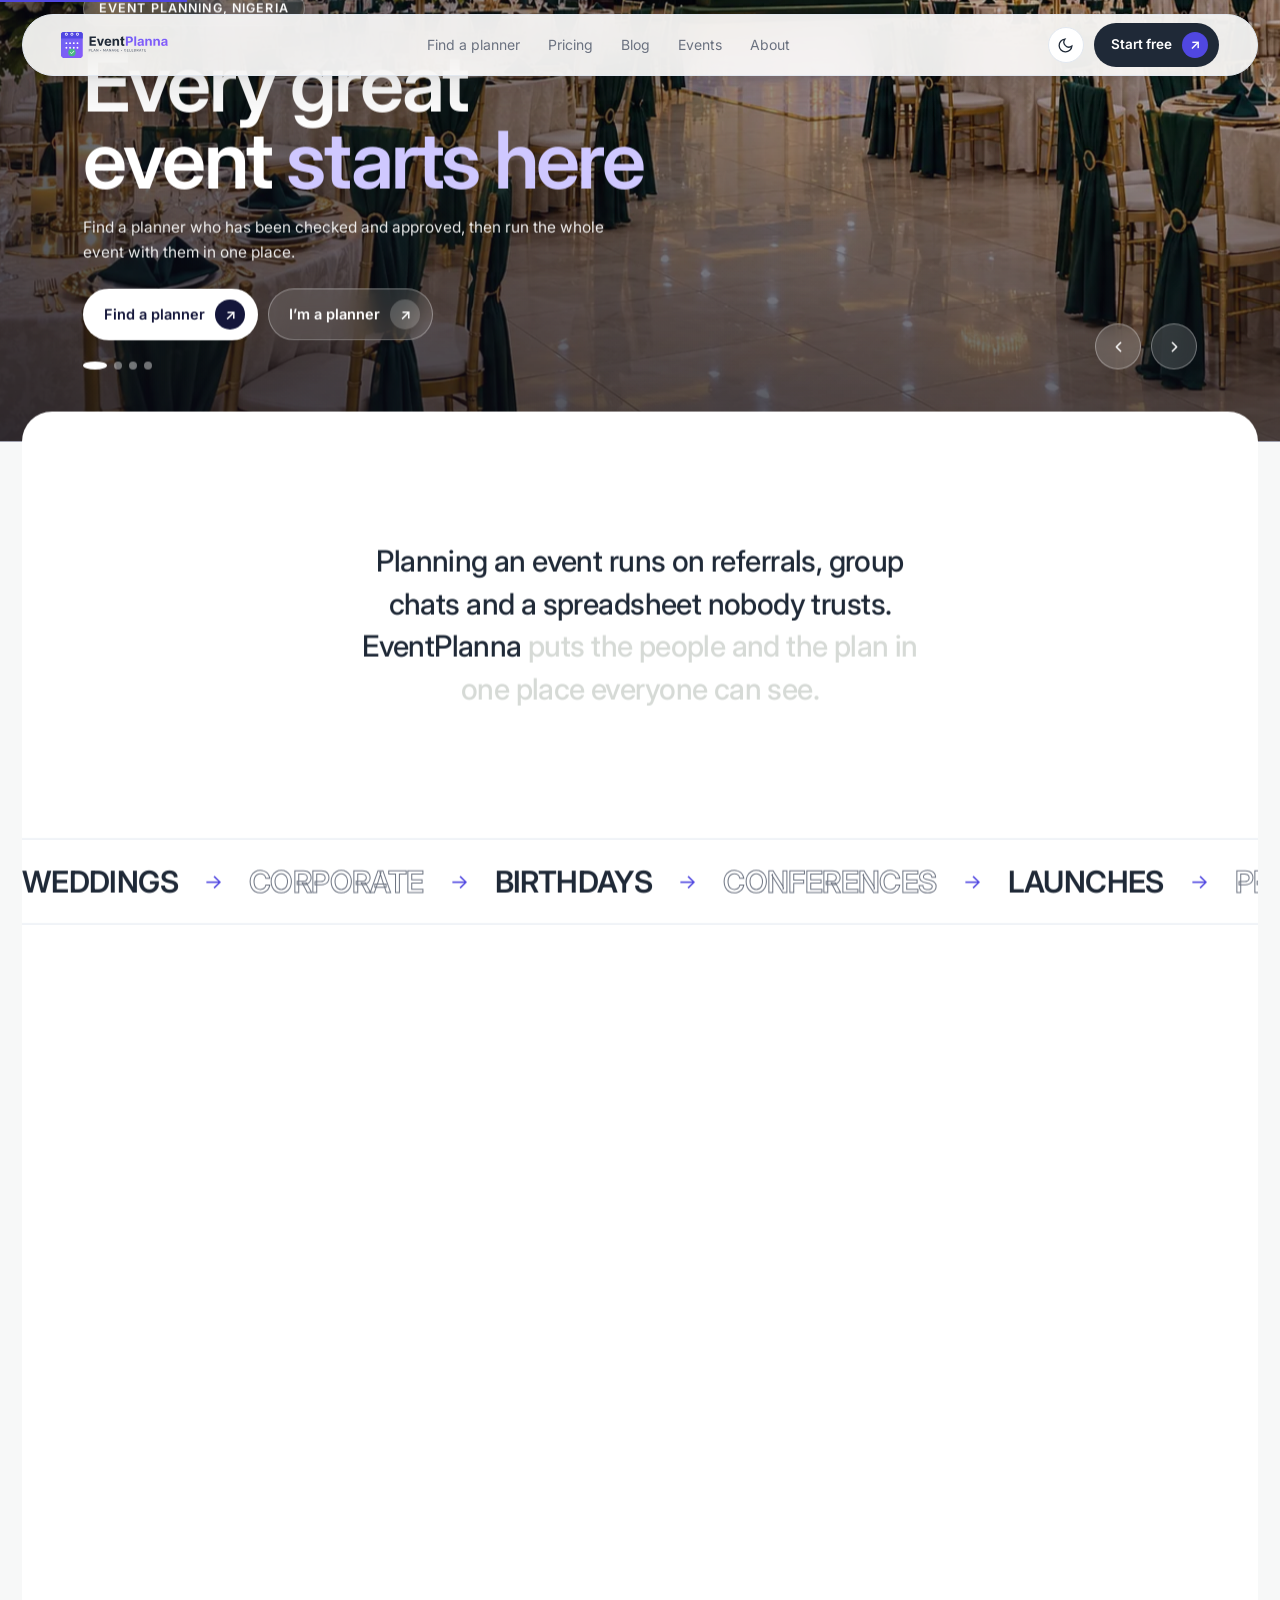
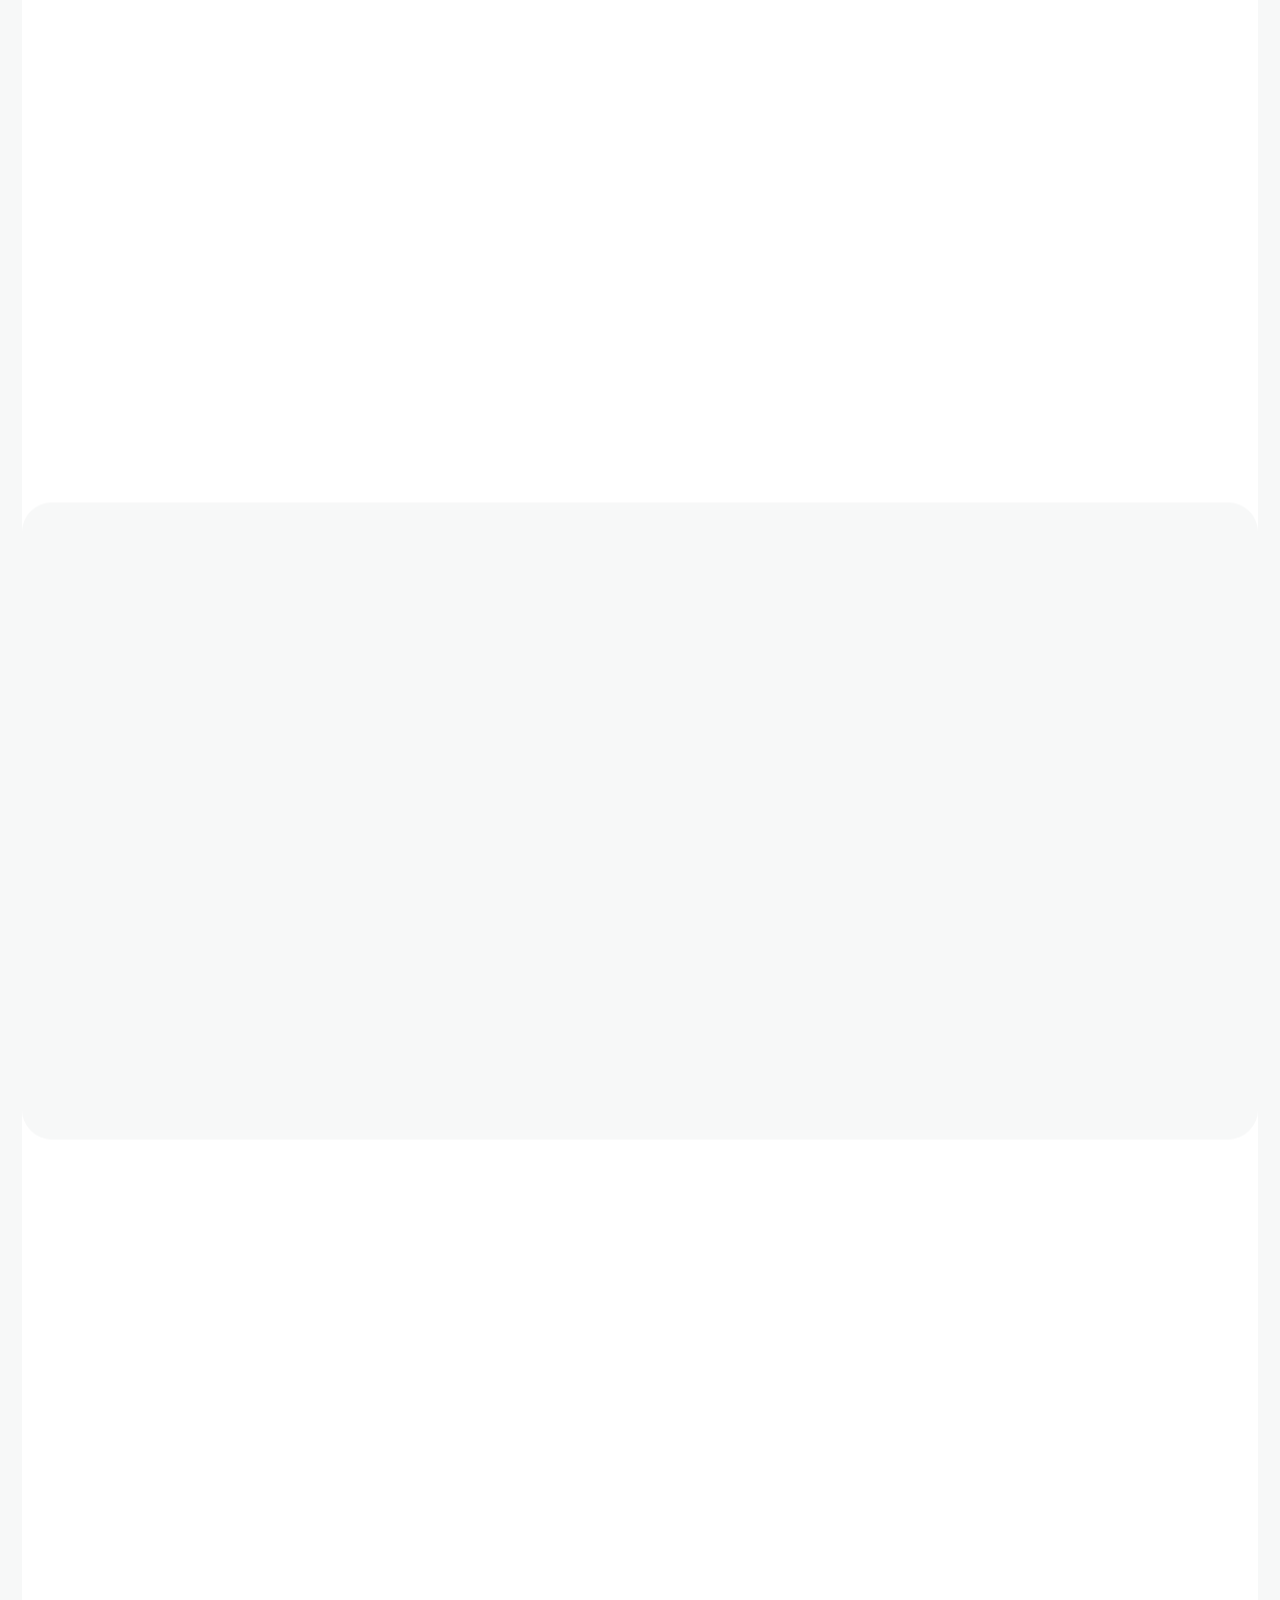
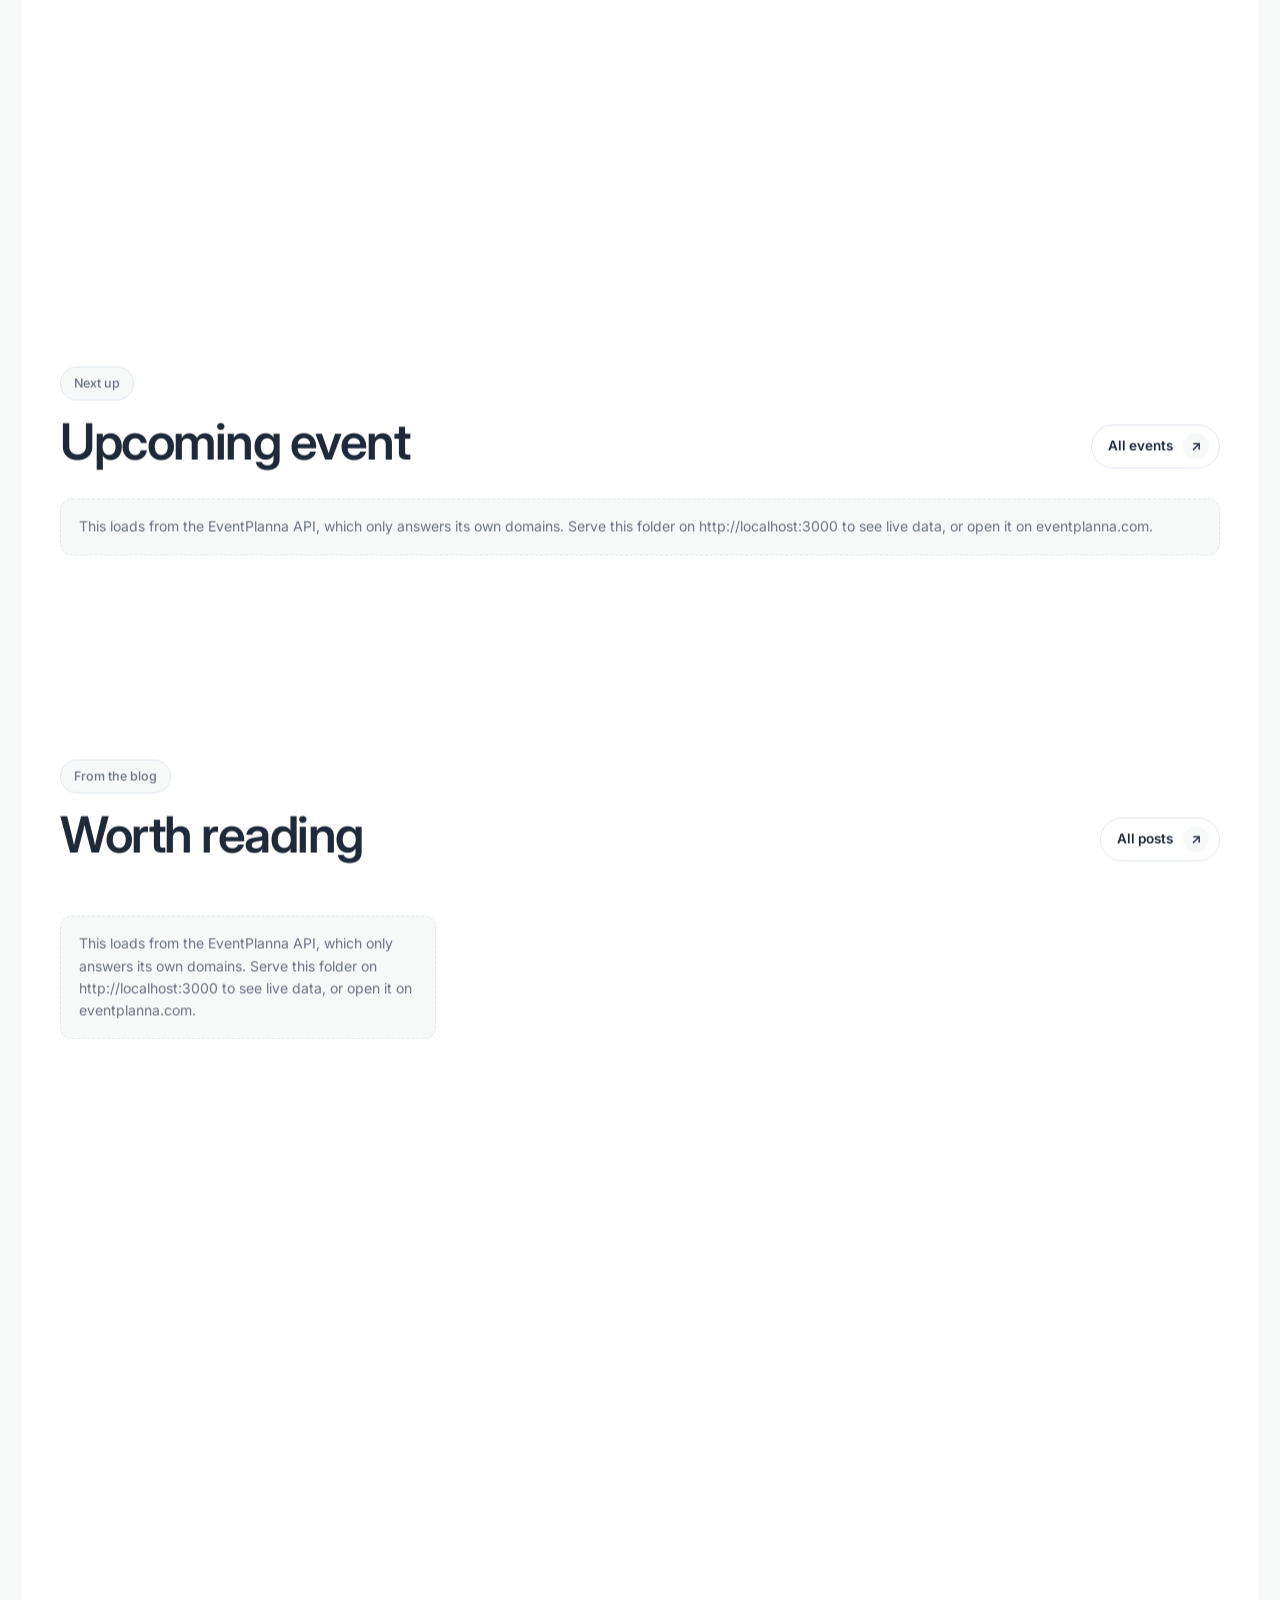
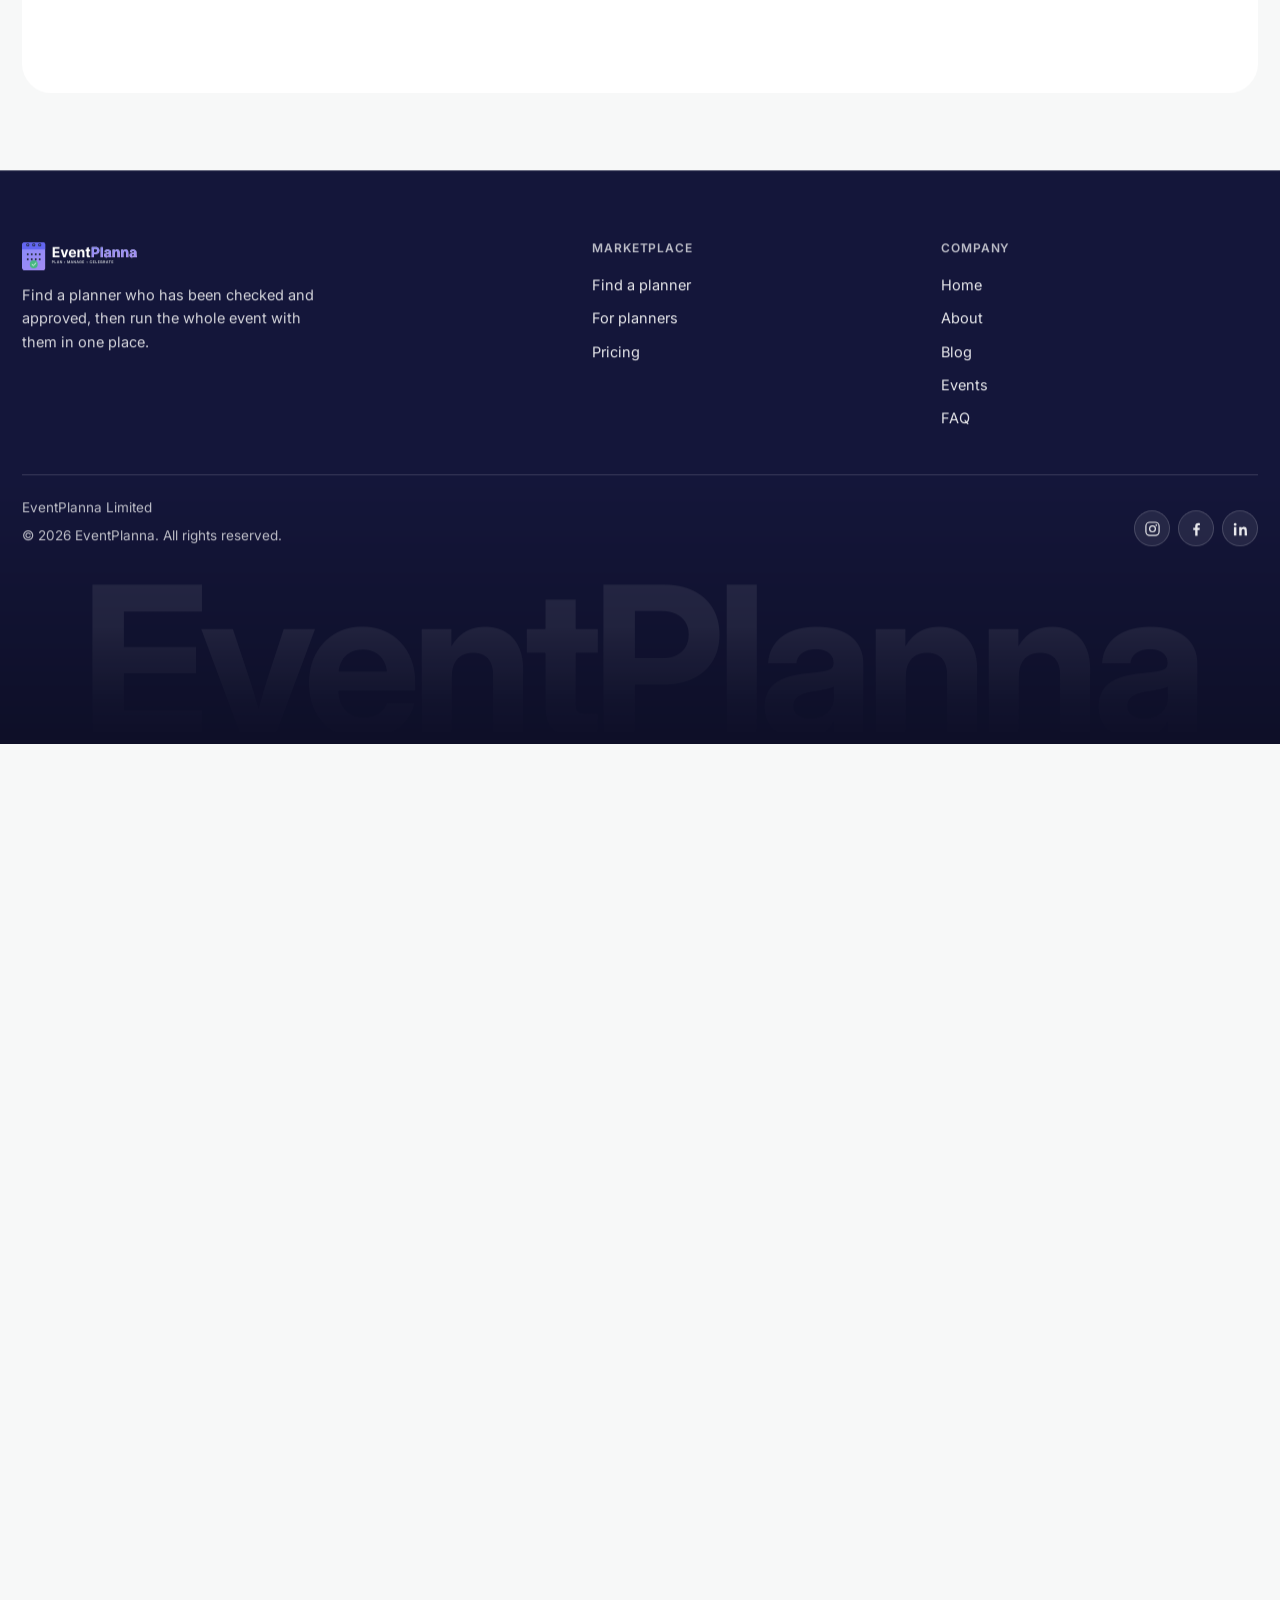
<file: index.html>
<!doctype html>
<html lang="en">
<head>
<meta charset="utf-8">
<meta name="viewport" content="width=device-width, initial-scale=1">
<title>EventPlanna | Find a planner, and run the whole event</title>
<meta name="description" content="Find an event planner who has been checked and approved, then run the whole event in one workspace: budget, bookings, tasks, team and a client portal. No subscription.">
<link rel="icon" href="assets/favicon.svg">
<script>(function(){try{var t=localStorage.getItem('ep-theme');if(t==='dark')document.documentElement.setAttribute('data-theme','dark');}catch(e){}})();</script>
<link rel="preconnect" href="https://fonts.googleapis.com">
<link rel="preconnect" href="https://fonts.gstatic.com" crossorigin>
<link rel="preconnect" href="https://api.eventplanna.com">
<link href="https://fonts.googleapis.com/css2?family=Inter:wght@400;500;600;700&display=swap" rel="stylesheet">
<link rel="stylesheet" href="assets/styles.css?v=9">
<link rel="stylesheet" href="assets/components.css?v=9">
</head>
<body>

<div class="progress"><i></i></div>

<nav class="nav">
  <div class="nav-inner">
    <a class="logo" href="index.html"><img class="l-light" src="assets/logo-dark.svg" alt="EventPlanna"><img class="l-dark" src="assets/logo-light.svg" alt="EventPlanna"></a>
    <div class="nav-links">
      <a href="marketplace.html">Find a planner</a>
      <a href="pricing.html">Pricing</a>
      <a href="blog.html">Blog</a>
      <a href="events.html">Events</a>
      <a href="about.html">About</a>
    </div>
    <button class="theme-toggle" type="button" aria-label="Switch to dark mode" title="Switch to dark mode">
      <svg class="t-moon" width="17" height="17" viewBox="0 0 24 24" fill="none" stroke="currentColor" stroke-width="1.8"><path d="M21 12.8A9 9 0 1 1 11.2 3a7 7 0 0 0 9.8 9.8z"/></svg>
      <svg class="t-sun" width="17" height="17" viewBox="0 0 24 24" fill="none" stroke="currentColor" stroke-width="1.8"><circle cx="12" cy="12" r="4.2"/><path d="M12 2v2.6M12 19.4V22M4.2 4.2l1.9 1.9M17.9 17.9l1.9 1.9M2 12h2.6M19.4 12H22M4.2 19.8l1.9-1.9M17.9 6.1l1.9-1.9"/></svg>
    </button>
    <a class="btn btn-dark btn-sm" href="#start">Start free <span class="cap">&#8599;</span></a>
    <button class="nav-toggle" aria-label="Menu" aria-expanded="false"><span></span><span></span></button>
  </div>
</nav>


<header class="hero-stage">
  <div class="stage-pin">
    <div class="stage" data-carousel="Slide" data-stage>
      <div class="ttrack">
        <div class="tslide" style="--img:url(img/stage-banquet.webp?v=9)" role="img" aria-label="A green and gold banquet hall, laid for dinner"></div>
        <div class="tslide" style="--img:url(img/stage-reception.webp?v=9)" role="img" aria-label="A wedding reception under colour, the floor lit"></div>
        <div class="tslide" style="--img:url(img/stage-hall.webp?v=9)" role="img" aria-label="A wedding hall in purple and gold, tables dressed"></div>
        <div class="tslide" style="--img:url(img/stage-summit.webp?v=9)" role="img" aria-label="A conference hall set for a corporate summit"></div>
      </div>
      <div class="stage-veil"></div>
      <button class="stage-arrow prev" type="button" data-prev aria-label="Previous photograph"><svg width="17" height="17" viewBox="0 0 24 24" fill="none" stroke="currentColor" stroke-width="2.2" stroke-linecap="round" stroke-linejoin="round"><path d="M15 18 9 12l6-6"/></svg></button>
      <button class="stage-arrow next" type="button" data-next aria-label="Next photograph"><svg width="17" height="17" viewBox="0 0 24 24" fill="none" stroke="currentColor" stroke-width="2.2" stroke-linecap="round" stroke-linejoin="round"><path d="m9 18 6-6-6-6"/></svg></button>
      <div class="stage-copy">
        <span class="stage-eyebrow">Event planning, Nigeria</span>
        <h1>Every great event <em>starts here</em></h1>
        <p>Find a planner who has been checked and approved, then run the whole event with them in one place.</p>
        <div class="hero-actions">
          <a class="btn btn-light" href="marketplace.html">Find a planner <span class="cap">&#8599;</span></a>
          <a class="btn btn-ghost" href="marketplace.html#for-planners">I&rsquo;m a planner <span class="cap">&#8599;</span></a>
        </div>
        <div class="tdots"></div>
      </div>
    </div>
  </div>
</header>

<div class="wrap"><div class="shell">

  <section class="statement wide">
    <p data-words data-green="one|place|everyone|can|see">Planning an event runs on referrals, group chats and a spreadsheet nobody trusts. EventPlanna puts the people and the plan in one place everyone can see.</p>
  </section>

  <div class="ticker">
    <div class="ticker-track">
      <b>WEDDINGS</b><i>&rarr;</i><b class="out">CORPORATE</b><i>&rarr;</i><b>BIRTHDAYS</b><i>&rarr;</i><b class="out">CONFERENCES</b><i>&rarr;</i><b>LAUNCHES</b><i>&rarr;</i><b class="out">PRIVATE DINING</b><i>&rarr;</i>
    </div>
  </div>

  <section class="section" id="work">
    <div class="showcase-grid">
      <div class="reveal">
        <span class="eyebrow">The work</span>
        <h2>Real events, run by planners <span class="mark">already on here</span></h2>
        <p class="lead" style="margin-top:18px">Every planner in the marketplace is checked before being listed, so the shortlist you get is short for a reason.</p>
        <div class="hero-actions" style="margin-top:26px">
          <a class="btn btn-dark" href="marketplace.html">Browse the marketplace <span class="cap">&#8599;</span></a>
        </div>
      </div>
      <div class="hero-media-wrap reveal">
        <div class="hero-media">
          <div class="col up">
            <div class="pcard ph t-grey" style="--img:url(img/hero-venue.webp?v=9)"><span class="plabel">Reception &middot; Victoria Island</span></div>
            <div class="pcard ph t-cream" style="--img:url(img/ev-banquet.webp?v=9)"><span class="plabel">Banquet hall &middot; Lagos</span></div>
            <div class="pcard ph t-blush" style="--img:url(img/hero-decor.webp?v=9)"><span class="plabel">Styling &middot; Lekki</span></div>
          </div>
          <div class="col down">
            <div class="pcard ph t-lilac" style="--img:url(img/ev-reception.webp?v=9)"><span class="plabel">The reception floor &middot; Ikeja</span></div>
            <div class="pcard ph t-blue" style="--img:url(img/hero-entertainment.webp?v=9)"><span class="plabel">Live band &middot; Ikeja</span></div>
            <div class="pcard ph t-mint" style="--img:url(img/ev-summit.webp?v=9)"><span class="plabel">Corporate summit &middot; Abuja</span></div>
          </div>
        </div>
        <div class="hfloat a">
          <i><svg width="15" height="15" viewBox="0 0 24 24" fill="none" stroke="#5047e1" stroke-width="2.4"><path d="M20 6 9 17l-5-5"/></svg></i>
          <div><b>Adaeze M.</b><small>Approved planner &middot; Lekki</small></div>
        </div>
        <div class="hfloat b">
          <small>BUDGET</small>
          <b data-count="&#8358;1,600,000">&#8358;0</b>
          <span class="bar"><i></i></span>
          <small>53% allocated, on track</small>
        </div>
      </div>
    </div>
  </section>

  <section class="section" id="how">
    <div class="shead reveal">
      <span class="eyebrow">How it works</span>
      <h2>Three steps, and none of them is a phone call</h2>
    </div>
    <div class="steps">
      <div class="step reveal"><div class="step-n">1</div><div><h3>Tell us about the event</h3><p>Type, date, city, headcount, budget. You get a workspace back with phases, a checklist and a budget already broken into categories.</p></div></div>
      <div class="step reveal"><div class="step-n">2</div><div><h3>Shortlist planners who are free</h3><p>Search the directory, filter to your city, your event and your budget, and open a planner to see what they take on and whether your date is open.</p></div></div>
      <div class="step reveal"><div class="step-n">3</div><div><h3>Book, pay, and follow it to the day</h3><p>A deposit paid in the app holds the date. Every naira after that lands against a budget line you and your planner both read from.</p></div></div>
    </div>
  </section>

  <section class="section">
    <div class="shead reveal">
      <span class="eyebrow">Who it is for</span>
      <h2>Two ways in, <span class="mark">one marketplace</span></h2>
    </div>
    <div class="cards cards-2 stagger">
      <a class="card" href="marketplace.html">
        <div class="card-photo"><i class="ph t-blush" style="--img:url(img/door-client.webp?v=2)"></i></div>
        <h3>Planning an event</h3>
        <p>Compare approved planners on what they do, what they charge and where they work. Book and pay in the app, then follow the budget without chasing anyone.</p>
        <span class="card-link">Find a planner <span>&rarr;</span></span>
      </a>
      <a class="card" href="marketplace.html#for-planners">
        <div class="card-photo"><i class="ph t-lilac" style="--img:url(img/door-planner.webp?v=2)"></i></div>
        <h3>Event planners</h3>
        <p>Apply once to be listed, win briefs that match what you actually do, and run budgets, tasks and your team from one workspace.</p>
        <span class="card-link">Apply to be listed <span>&rarr;</span></span>
      </a>
    </div>
  </section>

  <section class="section" id="marketplace" style="background:var(--tile);border-radius:var(--r-xl)">
    <div class="duo reveal">
      <div>
        <span class="eyebrow">The marketplace</span>
        <h2 style="font-size:clamp(28px,4vw,46px);margin-top:16px">Nobody gets listed <span class="mark">without being checked</span></h2>
        <p class="muted" style="margin-top:18px;max-width:46ch">A planner applies with their portfolio, their price range and the cities they cover. A person reviews it before anything goes live.</p>
        <ul class="ticks">
          <li><svg width="16" height="16" viewBox="0 0 24 24" fill="none" stroke="#5047e1" stroke-width="3"><path d="M20 6 9 17l-5-5"/></svg> Apply with a portfolio, a price range and your cities</li>
          <li><svg width="16" height="16" viewBox="0 0 24 24" fill="none" stroke="#5047e1" stroke-width="3"><path d="M20 6 9 17l-5-5"/></svg> We review it. Nothing is listed automatically</li>
          <li><svg width="16" height="16" viewBox="0 0 24 24" fill="none" stroke="#5047e1" stroke-width="3"><path d="M20 6 9 17l-5-5"/></svg> Once approved, clients can find you and book you</li>
        </ul>
        <div class="hero-actions" style="margin-top:26px">
          <a class="btn btn-dark" href="marketplace.html#directory">Browse planners <span class="cap">&#8599;</span></a>
          <a class="btn btn-light" href="marketplace.html#apply">Apply to be listed <span class="cap">&#8599;</span></a>
        </div>
      </div>
      <div class="flow reveal">
        <div class="fstep"><span class="fn">1</span><div><b>Planner applies</b><small>Portfolio, price range, cities covered</small></div></div>
        <div class="fline"></div>
        <div class="fstep"><span class="fn">2</span><div><b>We review</b><small>Checked in the admin portal, never automatic</small></div></div>
        <div class="fline"></div>
        <div class="fstep on"><span class="fn"><svg width="13" height="13" viewBox="0 0 24 24" fill="none" stroke="currentColor" stroke-width="3"><path d="M20 6 9 17l-5-5"/></svg></span><div><b>Listed on the marketplace</b><small>Clients can browse, compare and book</small></div></div>
      </div>
    </div>
  </section>

  <section class="section">
    <div class="duo reveal">
      <div class="orbit">
        <div class="ring"></div><div class="ring r2"></div><div class="ring r3"></div>
        <div class="spin">
          <div class="sat" style="left:2%;top:38%"><span><svg width="20" height="20" viewBox="0 0 24 24" fill="none" stroke="#5047e1" stroke-width="2"><rect x="2" y="5" width="20" height="14" rx="2"/><path d="M2 10h20"/></svg></span></div>
          <div class="sat" style="right:6%;top:14%"><span><svg width="20" height="20" viewBox="0 0 24 24" fill="none" stroke="#0f9d6e" stroke-width="2"><path d="M9 11l3 3L22 4"/><path d="M21 12v7a2 2 0 0 1-2 2H5a2 2 0 0 1-2-2V5a2 2 0 0 1 2-2h11"/></svg></span></div>
          <div class="sat" style="right:2%;bottom:34%"><span><svg width="20" height="20" viewBox="0 0 24 24" fill="none" stroke="#3b82f6" stroke-width="2"><path d="M17 21v-2a4 4 0 0 0-4-4H5a4 4 0 0 0-4 4v2"/><circle cx="9" cy="7" r="4"/></svg></span></div>
        </div>
        <div class="spin rev">
          <div class="sat" style="left:16%;bottom:8%"><span><svg width="20" height="20" viewBox="0 0 24 24" fill="none" stroke="#c2478e" stroke-width="2"><path d="M12 6v6l4 2"/><circle cx="12" cy="12" r="9"/></svg></span></div>
          <div class="sat" style="left:40%;top:1%"><span><svg width="20" height="20" viewBox="0 0 24 24" fill="none" stroke="#d97b3c" stroke-width="2"><path d="M21 15a2 2 0 0 1-2 2H7l-4 4V5a2 2 0 0 1 2-2h14a2 2 0 0 1 2 2z"/></svg></span></div>
        </div>
        <div class="hub"><img src="assets/logo-dark.svg" alt="EventPlanna"><div style="font-size:11.5px;color:var(--grey)">one workspace</div></div>
      </div>
      <div>
        <span class="eyebrow">The workspace</span>
        <h2 style="font-size:clamp(28px,4vw,46px);margin-top:16px">Everything after the booking, <span class="mark">in one place</span></h2>
        <p class="muted" style="margin-top:18px;max-width:46ch">Finding the planner is the visible part. What decides whether an event runs smoothly is everything after it.</p>
        <ul class="ticks">
          <li><svg width="16" height="16" viewBox="0 0 24 24" fill="none" stroke="#5047e1" stroke-width="3"><path d="M20 6 9 17l-5-5"/></svg> One budget. Allocated, spent and remaining always agree</li>
          <li><svg width="16" height="16" viewBox="0 0 24 24" fill="none" stroke="#5047e1" stroke-width="3"><path d="M20 6 9 17l-5-5"/></svg> Phases and tasks with an owner and a due date</li>
          <li><svg width="16" height="16" viewBox="0 0 24 24" fill="none" stroke="#5047e1" stroke-width="3"><path d="M20 6 9 17l-5-5"/></svg> A client portal that shows progress, not your margins</li>
          <li><svg width="16" height="16" viewBox="0 0 24 24" fill="none" stroke="#5047e1" stroke-width="3"><path d="M20 6 9 17l-5-5"/></svg> Every message sitting against the booking it belongs to</li>
        </ul>
        <div class="hero-actions" style="margin-top:26px">
          <a class="btn btn-dark" href="playground.html">Try the workspace <span class="cap">&#8599;</span></a>
          <a class="btn btn-light" href="pricing.html">What it costs <span class="cap">&#8599;</span></a>
        </div>
      </div>
    </div>
  </section>

  <section class="section" id="upcoming">
    <div style="display:flex;justify-content:space-between;align-items:flex-end;gap:16px;flex-wrap:wrap">
      <div><span class="eyebrow">Next up</span><h2 class="big" style="text-align:left;margin-top:14px;font-size:clamp(28px,4vw,50px)">Upcoming event</h2></div>
      <a class="btn btn-light btn-sm" href="events.html">All events <span class="cap">&#8599;</span></a>
    </div>
    <div class="live-slot" data-slot="featured-event"></div>
  </section>

  <section class="section" id="writing">
    <div style="display:flex;justify-content:space-between;align-items:flex-end;gap:16px;flex-wrap:wrap">
      <div><span class="eyebrow">From the blog</span><h2 class="big" style="text-align:left;margin-top:14px;font-size:clamp(28px,4vw,50px)">Worth reading</h2></div>
      <a class="btn btn-light btn-sm" href="blog.html">All posts <span class="cap">&#8599;</span></a>
    </div>
    <div class="live-slot cards" data-slot="latest-posts"></div>
  </section>

  <section class="section" id="start">
    <div class="cta reveal">
      <h2>Start with 200 free credits</h2>
      <p>No card, no subscription and no sales call.</p>
      <div class="cta-actions">
        <a class="btn btn-green" href="marketplace.html#directory">Find a planner <span class="cap">&#8599;</span></a>
        <a class="btn btn-light" href="marketplace.html#apply">Apply to be listed <span class="cap">&#8599;</span></a>
      </div>
    </div>
  </section>
</div></div>

<footer>
  <div class="wrap">
    <div class="foot-grid">
      <div class="foot-brand">
        <a class="logo" href="index.html" style="height:28px"><img src="assets/logo-light.svg" alt="EventPlanna" style="height:28px"></a>
        <p>Find a planner who has been checked and approved, then run the whole event with them in one place.</p>
      </div>
      <div><h4>Marketplace</h4><a href="marketplace.html">Find a planner</a><a href="marketplace.html#for-planners">For planners</a><a href="pricing.html">Pricing</a></div>
      <div><h4>Company</h4><a href="index.html">Home</a><a href="about.html">About</a><a href="blog.html">Blog</a><a href="events.html">Events</a><a href="faq.html">FAQ</a></div>
    </div>
    <div class="foot-bot">
      <div>
        <div>EventPlanna Limited</div>
        <div style="margin-top:6px">&copy; 2026 EventPlanna. All rights reserved.</div>
      </div>
      <div class="socials"><a class="soc" href="https://www.instagram.com/theeventplanna/" target="_blank" rel="noopener" aria-label="EventPlanna on Instagram" title="Instagram"><svg width="17" height="17" viewBox="0 0 24 24" fill="none" stroke="currentColor" stroke-width="1.7" stroke-linejoin="round"><rect x="2.7" y="2.7" width="18.6" height="18.6" rx="5.4"/><circle cx="12" cy="12" r="4.1"/><circle cx="17.3" cy="6.8" r="1.15" fill="currentColor" stroke="none"/></svg></a><a class="soc" href="https://www.facebook.com/profile.php?id=61594179380852" target="_blank" rel="noopener" aria-label="EventPlanna on Facebook" title="Facebook"><svg width="17" height="17" viewBox="0 0 24 24" fill="currentColor" stroke="none" stroke-linejoin="round"><path d="M13.5 21.9v-8.2h2.76l.41-3.2h-3.17V8.44c0-.93.26-1.56 1.59-1.56h1.7V4.01c-.3-.04-1.3-.13-2.48-.13-2.45 0-4.13 1.5-4.13 4.25v2.37H7.42v3.2h2.76v8.2z"/></svg></a><a class="soc" href="https://www.linkedin.com/company/112656623/" target="_blank" rel="noopener" aria-label="EventPlanna on LinkedIn" title="LinkedIn"><svg width="17" height="17" viewBox="0 0 24 24" fill="currentColor" stroke="none" stroke-linejoin="round"><path d="M6.17 21.3H2.72V9.2h3.45zM4.44 7.69a2 2 0 1 1 0-4.01 2 2 0 0 1 0 4.01M21.28 21.3h-3.44v-5.89c0-1.4-.03-3.2-1.96-3.2-1.96 0-2.26 1.53-2.26 3.1v5.99h-3.45V9.2h3.31v1.65h.05c.46-.87 1.58-1.79 3.26-1.79 3.49 0 4.13 2.3 4.13 5.28z"/></svg></a></div>
    </div>
  </div>
  <div class="foot-mark" aria-hidden="true">EventPlanna</div>
</footer>

<script src="assets/app.js?v=9"></script>
<script src="assets/data.js?v=9"></script>
</body>
</html>
</file>
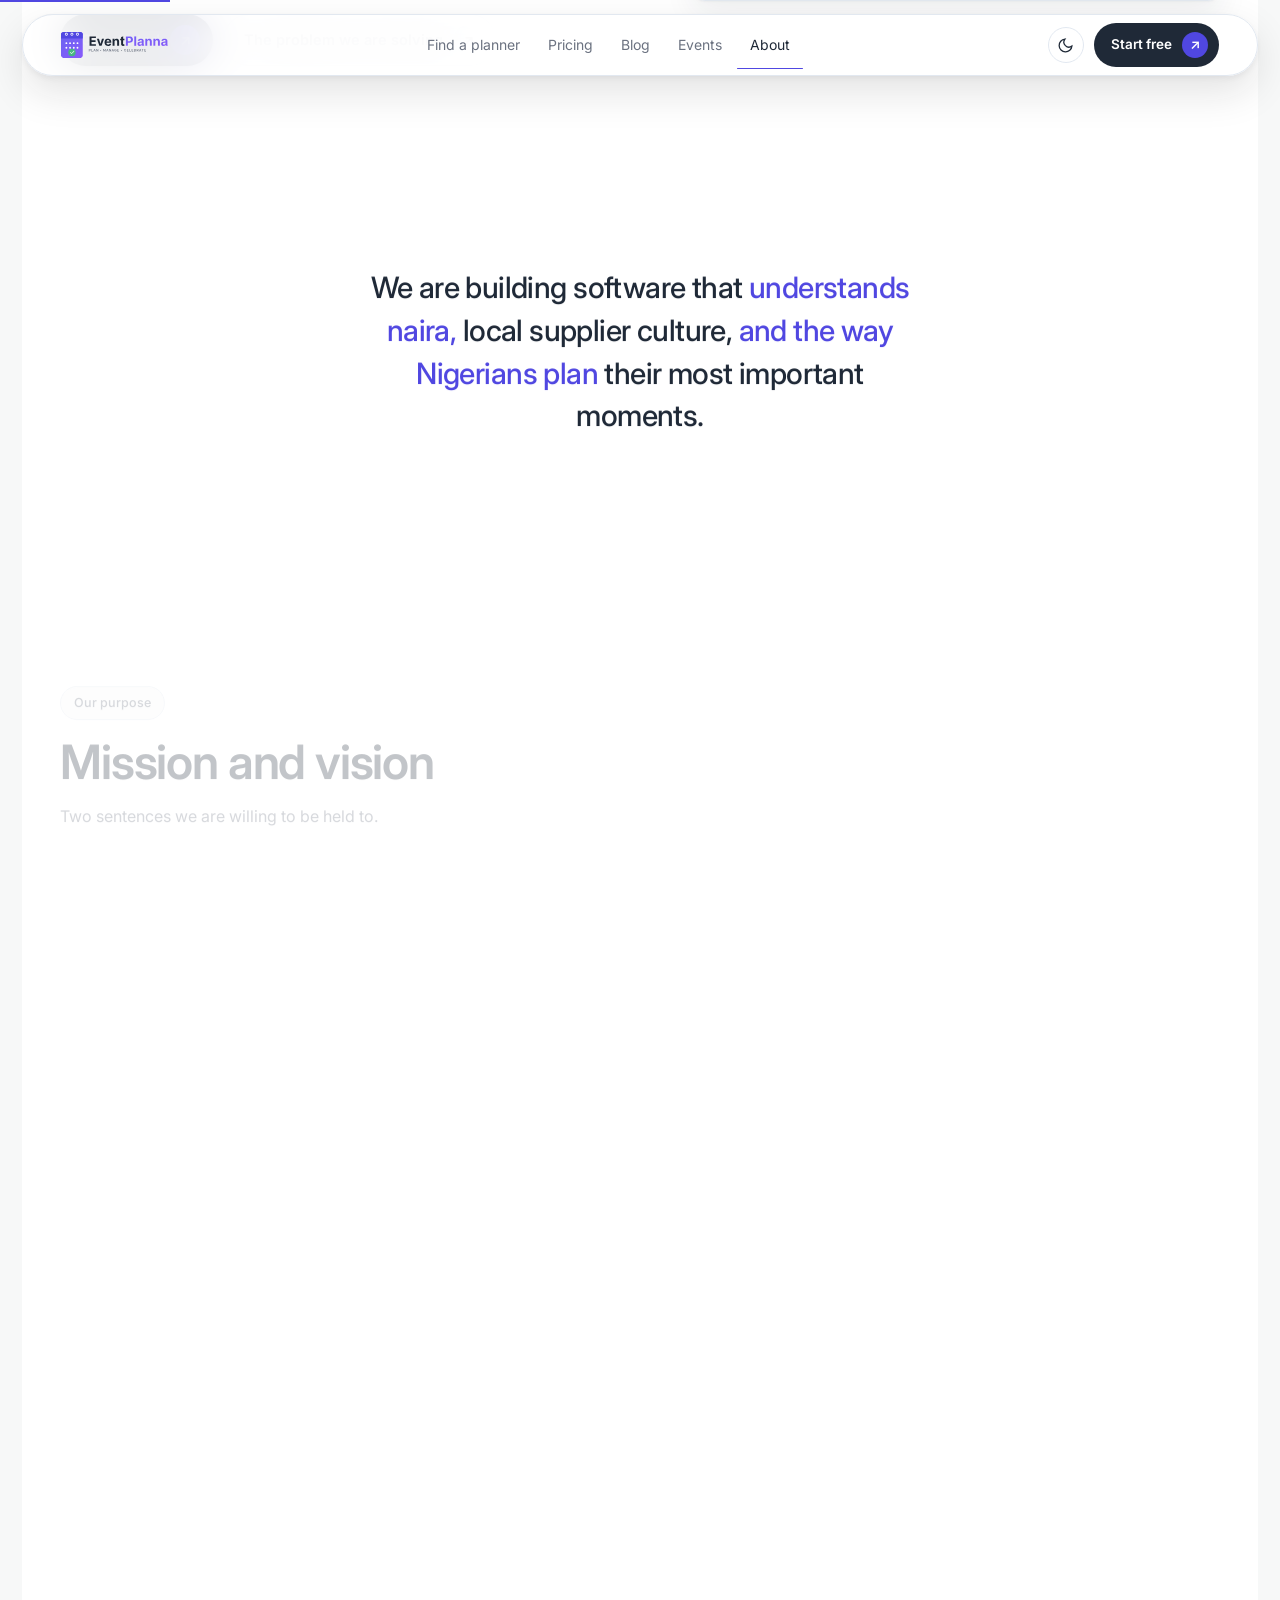
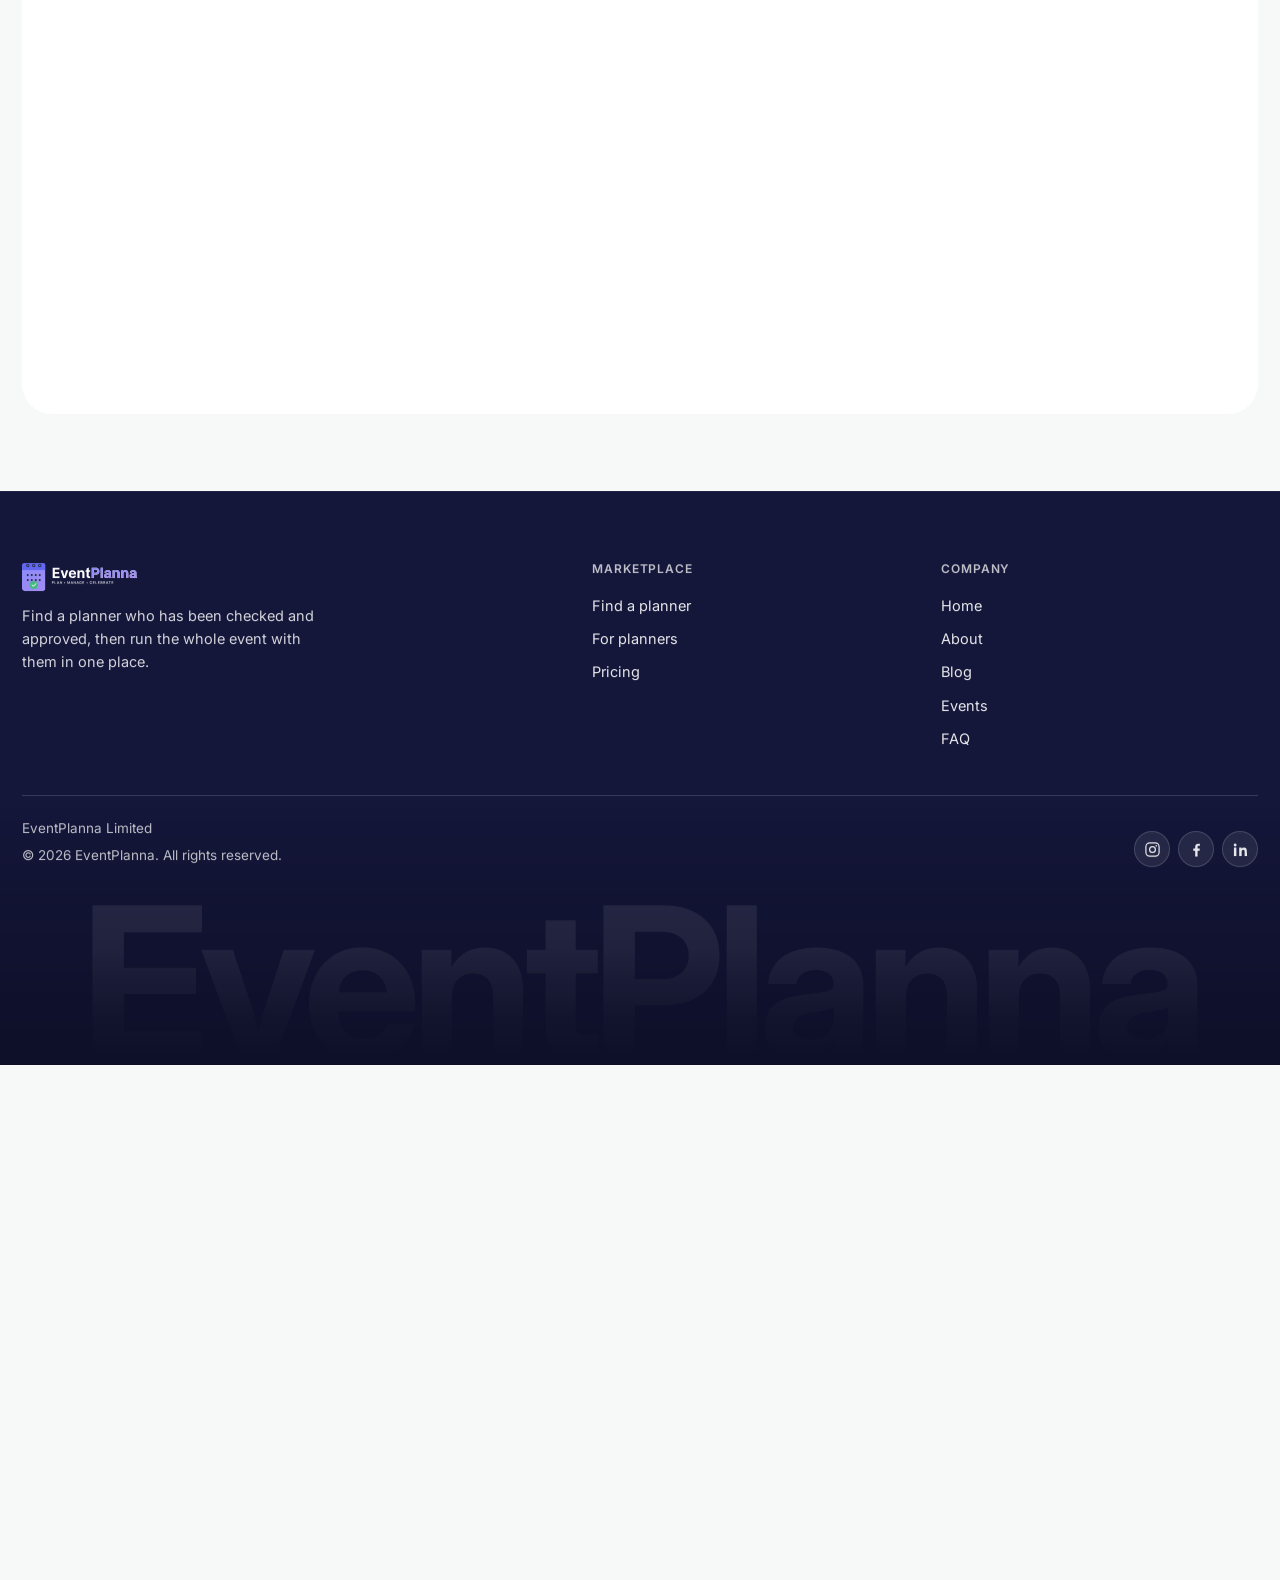
<file: about.html>
<!doctype html>
<html lang="en">
<head>
<meta charset="utf-8">
<meta name="viewport" content="width=device-width, initial-scale=1">
<title>About | EventPlanna</title>
<meta name="description" content="EventPlanna is building Nigeria's all in one event management platform. Our mission, the problem we are solving, what makes it different and the founding team.">
<link rel="icon" href="assets/favicon.svg">
<script>(function(){try{var t=localStorage.getItem('ep-theme');if(t==='dark')document.documentElement.setAttribute('data-theme','dark');}catch(e){}})();</script>
<link rel="preconnect" href="https://fonts.googleapis.com">
<link rel="preconnect" href="https://fonts.gstatic.com" crossorigin>
<link rel="preconnect" href="https://api.eventplanna.com">
<link href="https://fonts.googleapis.com/css2?family=Inter:wght@400;500;600;700&display=swap" rel="stylesheet">
<link rel="stylesheet" href="assets/styles.css?v=9">
<link rel="stylesheet" href="assets/components.css?v=9">
</head>
<body>

<div class="progress"><i></i></div>

<nav class="nav">
  <div class="nav-inner">
    <a class="logo" href="index.html"><img class="l-light" src="assets/logo-dark.svg" alt="EventPlanna"><img class="l-dark" src="assets/logo-light.svg" alt="EventPlanna"></a>
    <div class="nav-links">
      <a href="marketplace.html">Find a planner</a>
      <a href="pricing.html">Pricing</a>
      <a href="blog.html">Blog</a>
      <a href="events.html">Events</a>
      <a href="about.html" aria-current="page">About</a>
    </div>
    <button class="theme-toggle" type="button" aria-label="Switch to dark mode" title="Switch to dark mode">
      <svg class="t-moon" width="17" height="17" viewBox="0 0 24 24" fill="none" stroke="currentColor" stroke-width="1.8"><path d="M21 12.8A9 9 0 1 1 11.2 3a7 7 0 0 0 9.8 9.8z"/></svg>
      <svg class="t-sun" width="17" height="17" viewBox="0 0 24 24" fill="none" stroke="currentColor" stroke-width="1.8"><circle cx="12" cy="12" r="4.2"/><path d="M12 2v2.6M12 19.4V22M4.2 4.2l1.9 1.9M17.9 17.9l1.9 1.9M2 12h2.6M19.4 12H22M4.2 19.8l1.9-1.9M17.9 6.1l1.9-1.9"/></svg>
    </button>
    <a class="btn btn-dark btn-sm" href="index.html#start">Start free <span class="cap">&#8599;</span></a>
    <button class="nav-toggle" aria-label="Menu" aria-expanded="false"><span></span><span></span></button>
  </div>
</nav>

<div class="wrap"><div class="shell">

  <header class="phero">
    <div class="phero-grid">
      <div>
        <span class="eyebrow fade-up">Who we are</span>
        <h1 class="fade-up d1">Building the future of <span class="hl">event planning</span> in Nigeria.</h1>
        <p class="lead fade-up d2">EventPlanna is Nigeria&rsquo;s first all in one event management platform, built for the professional planners who run other people&rsquo;s biggest days for a living.</p>
        <div class="hero-actions fade-up d3"><a class="btn btn-dark" href="index.html#start">Get started <span class="cap">&#8599;</span></a><a class="btn btn-light" href="#problem">The problem we are solving <span class="cap">&#8599;</span></a></div>
      </div>
      <div class="fade-up d2"><div class="ui-card chartbox">
        <div class="ui-head"><div><div class="ui-title">One tool instead of seven</div><div class="ui-sub">What a Nigerian planner runs on today</div></div><span class="delta warn">Replaced</span></div>
        <div style="margin-top:4px">
          <div class="prow"><span class="nm">Spreadsheets</span><span class="track"><i style="--w:100%;background:var(--c-neutral)"></i></span><span class="val">out</span></div>
          <div class="prow"><span class="nm">Group chats</span><span class="track"><i style="--w:100%;background:var(--c-neutral)"></i></span><span class="val">out</span></div>
          <div class="prow"><span class="nm">Bank apps</span><span class="track"><i style="--w:100%;background:var(--c-neutral)"></i></span><span class="val">out</span></div>
          <div class="prow"><span class="nm">Docs and email</span><span class="track"><i style="--w:100%;background:var(--c-neutral)"></i></span><span class="val">out</span></div>
          <div class="prow"><span class="nm">EventPlanna</span><span class="track"><i style="--w:100%"></i></span><span class="val">in</span></div>
        </div>
        <div class="ui-sub" style="margin-top:14px">Clients, budgets, bookings, payments, timelines and team collaboration, in one place.</div>
      </div></div>
    </div>
  </header>

  <section class="statement wide">
    <p data-words data-green="understands|naira|and|the|way|Nigerians|plan">We are building software that understands naira, local supplier culture, and the way Nigerians plan their most important moments.</p>
  </section>

  <section class="section" id="purpose">
    <div class="shead reveal">
      <span class="eyebrow">Our purpose</span>
      <h2>Mission and vision</h2>
      <p>Two sentences we are willing to be held to.</p>
    </div>
    <div class="split-2 stagger">
      <div class="tier t-agg"><h4>Our mission</h4><p>To become Nigeria&rsquo;s first all in one event management platform, so professional planning agencies can run their entire operation from a single, well designed tool built for the African market.</p></div>
      <div class="tier t-private"><h4>Our vision</h4><p>To be the HoneyBook for Nigeria, and then for the whole of Pan-Africa. A platform where every event professional on the continent has tools that understand their local context, payment rails and culture.</p></div>
    </div>
  </section>

  <section class="section" id="problem">
    <div class="shead reveal">
      <span class="eyebrow">The problem</span>
      <h2>Most Nigerian planners still run on <span class="mark">WhatsApp and Excel</span></h2>
      <p>By the company&rsquo;s own count, around 80% of them. In an industry worth more than $20 billion, with over 55 competing tools, not one was built for Nigerian event planning agencies. We mapped the pain points first, then built against them.</p>
    </div>
    <div class="probs stagger">
      <div class="prob"><div class="pfig pfig-bars"><span class="pf-line"><em>budget</em></span><i style="--h:38%"></i><i style="--h:64%"></i><i style="--h:52%"></i><i style="--h:88%" class="over"></i><i style="--h:45%"></i><i style="--h:96%" class="over"></i><i style="--h:30%"></i><i style="--h:71%"></i><i style="--h:58%"></i><i style="--h:84%" class="over"></i></div><div class="prob-body"><span class="prob-tag">Ten or more suppliers</span><h3>Budget chaos</h3><p>Spend tracked across ten or more suppliers in a spreadsheet, losing money and hours to reconciling manual transfers.</p></div></div>
      <div class="prob"><div class="pfig pfig-chat"><span class="pf-b them">Who did your cousin use?</span><span class="pf-b you">Let me ask her</span><span class="pf-b them">She says he is booked till May</span></div><div class="prob-body"><span class="prob-tag">Zero checked directories</span><h3>No way to check a planner</h3><p>There is no vetted list of professionals. Clients go on WhatsApp recommendations and whoever a friend used last year.</p></div></div>
      <div class="prob"><div class="pfig pfig-tools"><span class="pf-chip">Docs</span><span class="pf-chip">Excel</span><span class="pf-chip">WhatsApp</span><span class="pf-chip">Email</span><span class="pf-chip">Bank app</span><span class="pf-chip">Instagram</span><span class="pf-chip">Notes</span><span class="pf-arrow">&rarr;</span><span class="pf-chip on">One</span></div><div class="prob-body"><span class="prob-tag">One job, seven places</span><h3>Five to seven tools</h3><p>Docs, Excel, WhatsApp, email, bank apps and social media, with no single source of truth and nothing that agrees with anything else.</p></div></div>
      <div class="prob"><div class="pfig pfig-pay"><span class="pf-row"><em>Venue deposit</em><b class="ok">receipt</b></span><span class="pf-row"><em>Catering part payment</em><b class="ok">receipt</b></span><span class="pf-row"><em>Decor balance</em><b class="no">no receipt</b></span><span class="pf-row"><em>Photography deposit</em><b class="ok">receipt</b></span></div><div class="prob-body"><span class="prob-tag">No audit trail</span><h3>Payments nobody can trace</h3><p>Manual transfers, no receipts and no structured invoices. A client disputes a payment and there is nothing to show them.</p></div></div>
      <div class="prob"><div class="pfig pfig-thread"><span class="pf-node "><i></i>Brief agreed</span><span class="pf-node gone"><i></i>Revision</span><span class="pf-node "><i></i>Final approval</span></div><div class="prob-body"><span class="prob-tag">No documented history</span><h3>The trail goes cold</h3><p>Briefs live in direct messages. When a disagreement arrives, the decision everyone remembers differently was never written down.</p></div></div>
      <div class="prob"><div class="pfig pfig-dots"><i></i><i></i><i></i><i></i><i></i><i></i><i></i><i></i><i></i><i></i><i></i><i></i><i></i><i></i><i></i><i></i><i></i><i></i><i></i><i></i><i></i><i></i><i></i><i></i><i></i><i></i><i></i><i></i><i></i><i></i><i></i><i></i><i></i><i></i><i></i><i></i><i></i><i></i><i></i><i></i><i></i><i></i><i></i><i></i><i></i><i></i><i></i><i></i><i></i><i></i><i></i><i></i><i></i><i></i><i></i><span class="pf-none">none of them built here</span></div><div class="prob-body"><span class="prob-tag">Built somewhere else</span><h3>Fifty five tools, none for here</h3><p>Not one of them is designed around naira, local bank rails or the way Nigerian agencies actually work.</p></div></div>
    </div>
  </section>

  <section class="section" id="where">
    <div class="shead reveal">
      <span class="eyebrow">Where we work</span>
      <h2>Built in Nigeria, <span class="mark">for Nigeria</span></h2>
      <p>A sharp focus on the commercial heartbeats of the country and, after that, the continent. Naira pricing, local bank rails and local supplier culture, because that is what the work actually runs on.</p>
    </div>
    <div class="diffs wide stagger">
          <div class="diff"><svg width="15" height="15" viewBox="0 0 24 24" fill="none" stroke="currentColor" stroke-width="2.8"><path d="M20 6 9 17l-5-5"/></svg><div><b>Local first</b><p>Naira payments, local bank integrations, and an interface that matches how Nigerian agencies already work.</p></div></div>
          <div class="diff"><svg width="15" height="15" viewBox="0 0 24 24" fill="none" stroke="currentColor" stroke-width="2.8"><path d="M20 6 9 17l-5-5"/></svg><div><b>Comprehensive</b><p>Replace seven tools with one: clients, budgets, bookings, payments, timelines and team.</p></div></div>
          <div class="diff"><svg width="15" height="15" viewBox="0 0 24 24" fill="none" stroke="currentColor" stroke-width="2.8"><path d="M20 6 9 17l-5-5"/></svg><div><b>Accessible pricing</b><p>Credits, not an eye watering monthly fee, so a solo planner and a large agency reach the same tools.</p></div></div>
          <div class="diff"><svg width="15" height="15" viewBox="0 0 24 24" fill="none" stroke="currentColor" stroke-width="2.8"><path d="M20 6 9 17l-5-5"/></svg><div><b>Mobile first</b><p>Nigerian planners work on their phones, so the product is designed for a phone and fully works on one.</p></div></div>
          <div class="diff"><svg width="15" height="15" viewBox="0 0 24 24" fill="none" stroke="currentColor" stroke-width="2.8"><path d="M20 6 9 17l-5-5"/></svg><div><b>AI where it earns it</b><p>Budget suggestions, planner matching and timelines trained on Nigerian market data, not US defaults.</p></div></div>
    </div>
  </section>

  <section class="section" id="cta">
    <div class="cta reveal">
      <h2>Ready to run your events on it?</h2>
      <p>200 free credits on signup. No card, no subscription, and nothing to cancel if it turns out not to be for you.</p>
      <div class="cta-actions">
        <a class="btn btn-green" href="marketplace.html">Find a planner <span class="cap">&#8599;</span></a>
        <a class="btn btn-light" href="marketplace.html#for-planners">I&rsquo;m a planner <span class="cap">&#8599;</span></a>
      </div>
    </div>
  </section>
</div></div>

<footer>
  <div class="wrap">
    <div class="foot-grid">
      <div class="foot-brand">
        <a class="logo" href="index.html" style="height:28px"><img src="assets/logo-light.svg" alt="EventPlanna" style="height:28px"></a>
        <p>Find a planner who has been checked and approved, then run the whole event with them in one place.</p>
      </div>
      <div><h4>Marketplace</h4><a href="marketplace.html">Find a planner</a><a href="marketplace.html#for-planners">For planners</a><a href="pricing.html">Pricing</a></div>
      <div><h4>Company</h4><a href="index.html">Home</a><a href="about.html">About</a><a href="blog.html">Blog</a><a href="events.html">Events</a><a href="faq.html">FAQ</a></div>
    </div>
    <div class="foot-bot">
      <div>
        <div>EventPlanna Limited</div>
        <div style="margin-top:6px">&copy; 2026 EventPlanna. All rights reserved.</div>
      </div>
      <div class="socials"><a class="soc" href="https://www.instagram.com/theeventplanna/" target="_blank" rel="noopener" aria-label="EventPlanna on Instagram" title="Instagram"><svg width="17" height="17" viewBox="0 0 24 24" fill="none" stroke="currentColor" stroke-width="1.7" stroke-linejoin="round"><rect x="2.7" y="2.7" width="18.6" height="18.6" rx="5.4"/><circle cx="12" cy="12" r="4.1"/><circle cx="17.3" cy="6.8" r="1.15" fill="currentColor" stroke="none"/></svg></a><a class="soc" href="https://www.facebook.com/profile.php?id=61594179380852" target="_blank" rel="noopener" aria-label="EventPlanna on Facebook" title="Facebook"><svg width="17" height="17" viewBox="0 0 24 24" fill="currentColor" stroke="none" stroke-linejoin="round"><path d="M13.5 21.9v-8.2h2.76l.41-3.2h-3.17V8.44c0-.93.26-1.56 1.59-1.56h1.7V4.01c-.3-.04-1.3-.13-2.48-.13-2.45 0-4.13 1.5-4.13 4.25v2.37H7.42v3.2h2.76v8.2z"/></svg></a><a class="soc" href="https://www.linkedin.com/company/112656623/" target="_blank" rel="noopener" aria-label="EventPlanna on LinkedIn" title="LinkedIn"><svg width="17" height="17" viewBox="0 0 24 24" fill="currentColor" stroke="none" stroke-linejoin="round"><path d="M6.17 21.3H2.72V9.2h3.45zM4.44 7.69a2 2 0 1 1 0-4.01 2 2 0 0 1 0 4.01M21.28 21.3h-3.44v-5.89c0-1.4-.03-3.2-1.96-3.2-1.96 0-2.26 1.53-2.26 3.1v5.99h-3.45V9.2h3.31v1.65h.05c.46-.87 1.58-1.79 3.26-1.79 3.49 0 4.13 2.3 4.13 5.28z"/></svg></a></div>
    </div>
  </div>
  <div class="foot-mark" aria-hidden="true">EventPlanna</div>
</footer>

<script src="assets/app.js?v=9"></script>
<script src="assets/data.js?v=9"></script>
</body>
</html>
</file>
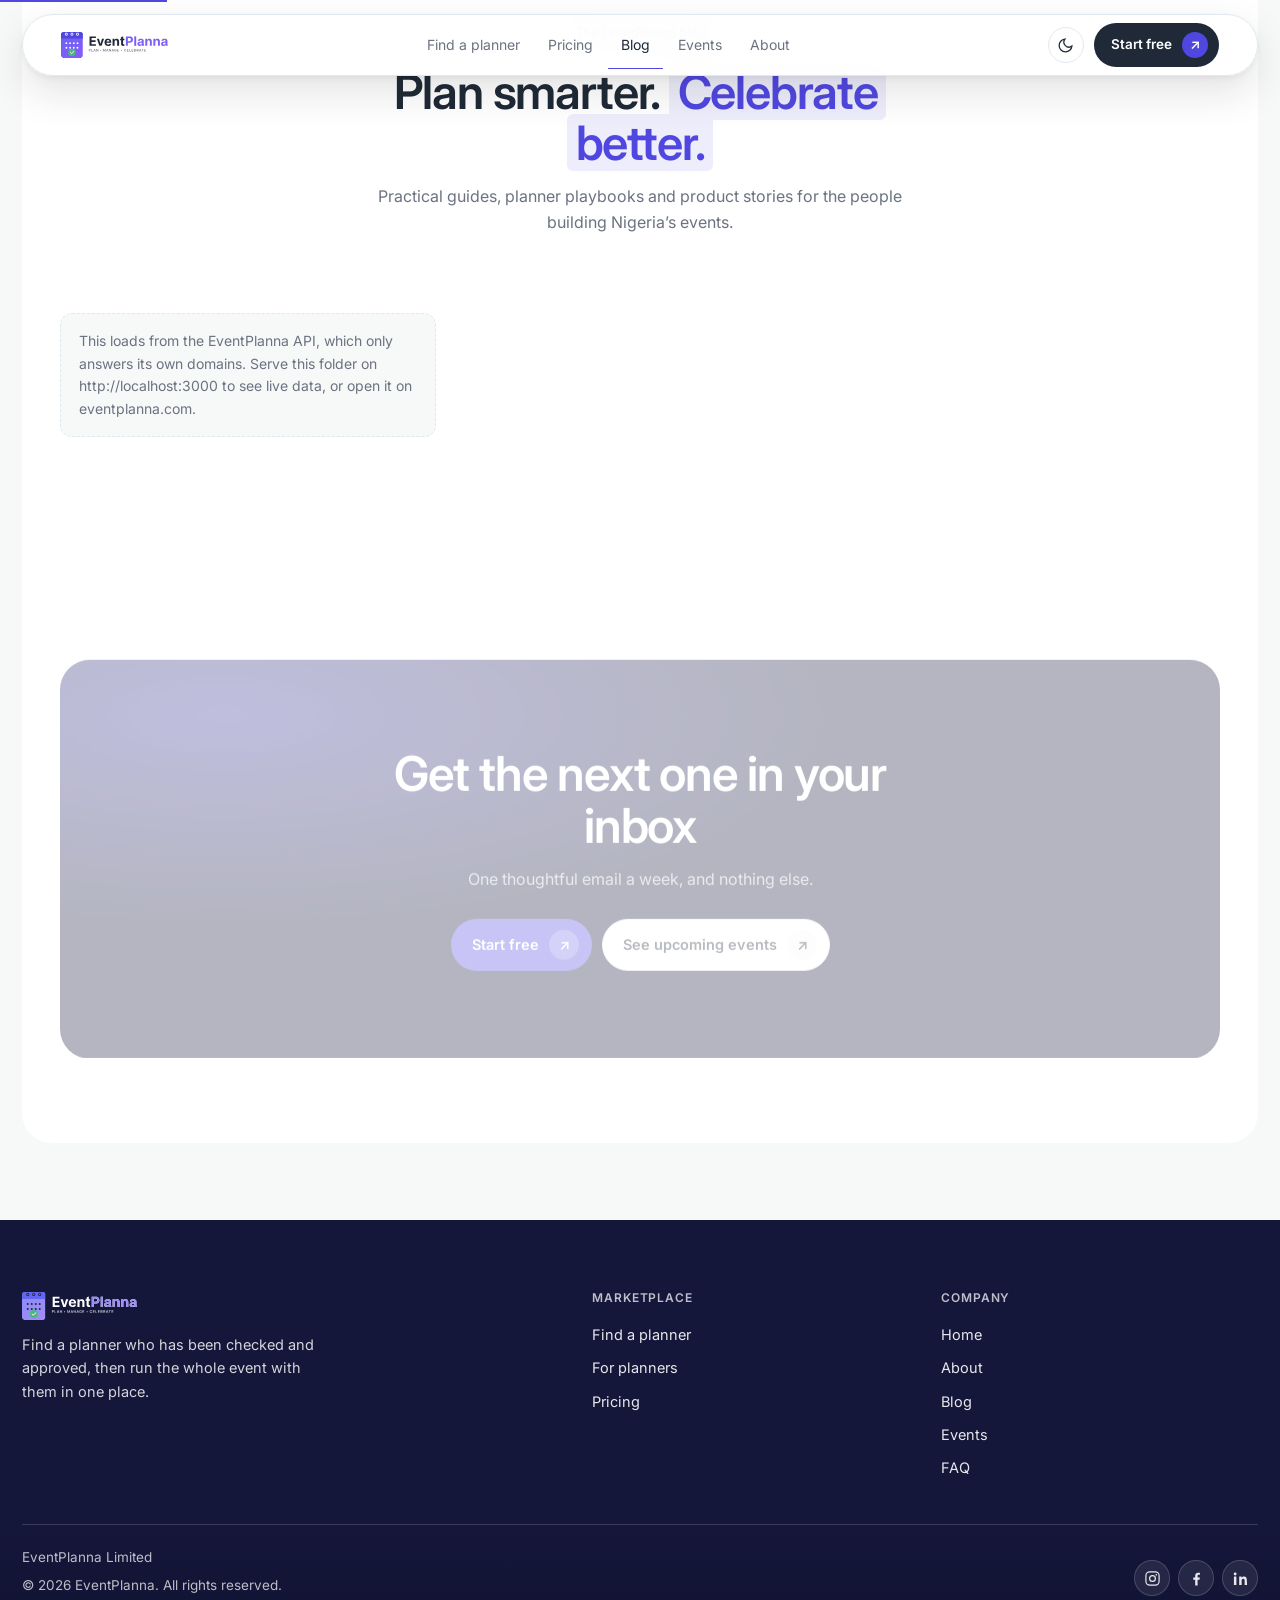
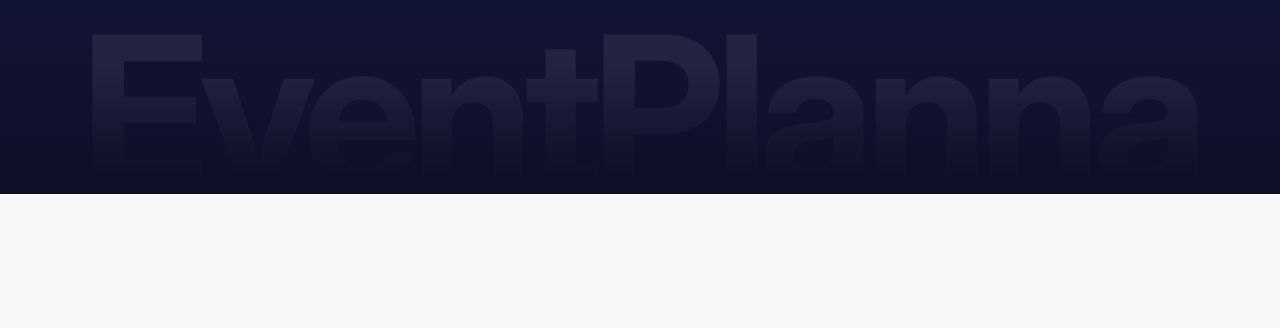
<file: blog.html>
<!doctype html>
<html lang="en">
<head>
<meta charset="utf-8">
<meta name="viewport" content="width=device-width, initial-scale=1">
<title>Blog | EventPlanna</title>
<meta name="description" content="Practical guides, planner playbooks and product stories for the people building Nigeria&rsquo;s events.">
<link rel="icon" href="assets/favicon.svg">
<script>(function(){try{var t=localStorage.getItem('ep-theme');if(t==='dark')document.documentElement.setAttribute('data-theme','dark');}catch(e){}})();</script>
<link rel="preconnect" href="https://fonts.googleapis.com">
<link rel="preconnect" href="https://fonts.gstatic.com" crossorigin>
<link rel="preconnect" href="https://api.eventplanna.com">
<link href="https://fonts.googleapis.com/css2?family=Inter:wght@400;500;600;700&display=swap" rel="stylesheet">
<link rel="stylesheet" href="assets/styles.css?v=9">
<link rel="stylesheet" href="assets/components.css?v=9">
</head>
<body>

<div class="progress"><i></i></div>

<nav class="nav">
  <div class="nav-inner">
    <a class="logo" href="index.html"><img class="l-light" src="assets/logo-dark.svg" alt="EventPlanna"><img class="l-dark" src="assets/logo-light.svg" alt="EventPlanna"></a>
    <div class="nav-links">
      <a href="marketplace.html">Find a planner</a>
      <a href="pricing.html">Pricing</a>
      <a href="blog.html" aria-current="page">Blog</a>
      <a href="events.html">Events</a>
      <a href="about.html">About</a>
    </div>
    <button class="theme-toggle" type="button" aria-label="Switch to dark mode" title="Switch to dark mode">
      <svg class="t-moon" width="17" height="17" viewBox="0 0 24 24" fill="none" stroke="currentColor" stroke-width="1.8"><path d="M21 12.8A9 9 0 1 1 11.2 3a7 7 0 0 0 9.8 9.8z"/></svg>
      <svg class="t-sun" width="17" height="17" viewBox="0 0 24 24" fill="none" stroke="currentColor" stroke-width="1.8"><circle cx="12" cy="12" r="4.2"/><path d="M12 2v2.6M12 19.4V22M4.2 4.2l1.9 1.9M17.9 17.9l1.9 1.9M2 12h2.6M19.4 12H22M4.2 19.8l1.9-1.9M17.9 6.1l1.9-1.9"/></svg>
    </button>
    <a class="btn btn-dark btn-sm" href="index.html#start">Start free <span class="cap">&#8599;</span></a>
    <button class="nav-toggle" aria-label="Menu" aria-expanded="false"><span></span><span></span></button>
  </div>
</nav>

<div class="wrap"><div class="shell">

  <section class="section" style="padding-top:clamp(96px,12vw,150px);padding-bottom:16px">
    <div class="shead center reveal">
      <span class="eyebrow">The EventPlanna blog</span>
      <h2>Plan smarter. <span class="mark">Celebrate better.</span></h2>
      <p>Practical guides, planner playbooks and product stories for the people building Nigeria&rsquo;s events.</p>
    </div>
  </section>

  <section class="section" style="padding-top:8px">
    <div class="live-slot" data-slot="post-featured"></div>
    <div class="live-slot cards" data-slot="post-list"></div>
  </section>

  <section class="section">
    <div class="cta reveal">
      <h2>Get the next one in your inbox</h2>
      <p>One thoughtful email a week, and nothing else.</p>
      <div class="cta-actions">
        <a class="btn btn-green" href="index.html#start">Start free <span class="cap">&#8599;</span></a>
        <a class="btn btn-light" href="events.html">See upcoming events <span class="cap">&#8599;</span></a>
      </div>
    </div>
  </section>
</div></div>

<footer>
  <div class="wrap">
    <div class="foot-grid">
      <div class="foot-brand">
        <a class="logo" href="index.html" style="height:28px"><img src="assets/logo-light.svg" alt="EventPlanna" style="height:28px"></a>
        <p>Find a planner who has been checked and approved, then run the whole event with them in one place.</p>
      </div>
      <div><h4>Marketplace</h4><a href="marketplace.html">Find a planner</a><a href="marketplace.html#for-planners">For planners</a><a href="pricing.html">Pricing</a></div>
      <div><h4>Company</h4><a href="index.html">Home</a><a href="about.html">About</a><a href="blog.html">Blog</a><a href="events.html">Events</a><a href="faq.html">FAQ</a></div>
    </div>
    <div class="foot-bot">
      <div>
        <div>EventPlanna Limited</div>
        <div style="margin-top:6px">&copy; 2026 EventPlanna. All rights reserved.</div>
      </div>
      <div class="socials"><a class="soc" href="https://www.instagram.com/theeventplanna/" target="_blank" rel="noopener" aria-label="EventPlanna on Instagram" title="Instagram"><svg width="17" height="17" viewBox="0 0 24 24" fill="none" stroke="currentColor" stroke-width="1.7" stroke-linejoin="round"><rect x="2.7" y="2.7" width="18.6" height="18.6" rx="5.4"/><circle cx="12" cy="12" r="4.1"/><circle cx="17.3" cy="6.8" r="1.15" fill="currentColor" stroke="none"/></svg></a><a class="soc" href="https://www.facebook.com/profile.php?id=61594179380852" target="_blank" rel="noopener" aria-label="EventPlanna on Facebook" title="Facebook"><svg width="17" height="17" viewBox="0 0 24 24" fill="currentColor" stroke="none" stroke-linejoin="round"><path d="M13.5 21.9v-8.2h2.76l.41-3.2h-3.17V8.44c0-.93.26-1.56 1.59-1.56h1.7V4.01c-.3-.04-1.3-.13-2.48-.13-2.45 0-4.13 1.5-4.13 4.25v2.37H7.42v3.2h2.76v8.2z"/></svg></a><a class="soc" href="https://www.linkedin.com/company/112656623/" target="_blank" rel="noopener" aria-label="EventPlanna on LinkedIn" title="LinkedIn"><svg width="17" height="17" viewBox="0 0 24 24" fill="currentColor" stroke="none" stroke-linejoin="round"><path d="M6.17 21.3H2.72V9.2h3.45zM4.44 7.69a2 2 0 1 1 0-4.01 2 2 0 0 1 0 4.01M21.28 21.3h-3.44v-5.89c0-1.4-.03-3.2-1.96-3.2-1.96 0-2.26 1.53-2.26 3.1v5.99h-3.45V9.2h3.31v1.65h.05c.46-.87 1.58-1.79 3.26-1.79 3.49 0 4.13 2.3 4.13 5.28z"/></svg></a></div>
    </div>
  </div>
  <div class="foot-mark" aria-hidden="true">EventPlanna</div>
</footer>

<script src="assets/app.js?v=9"></script>
<script src="assets/data.js?v=9"></script>
</body>
</html>
</file>
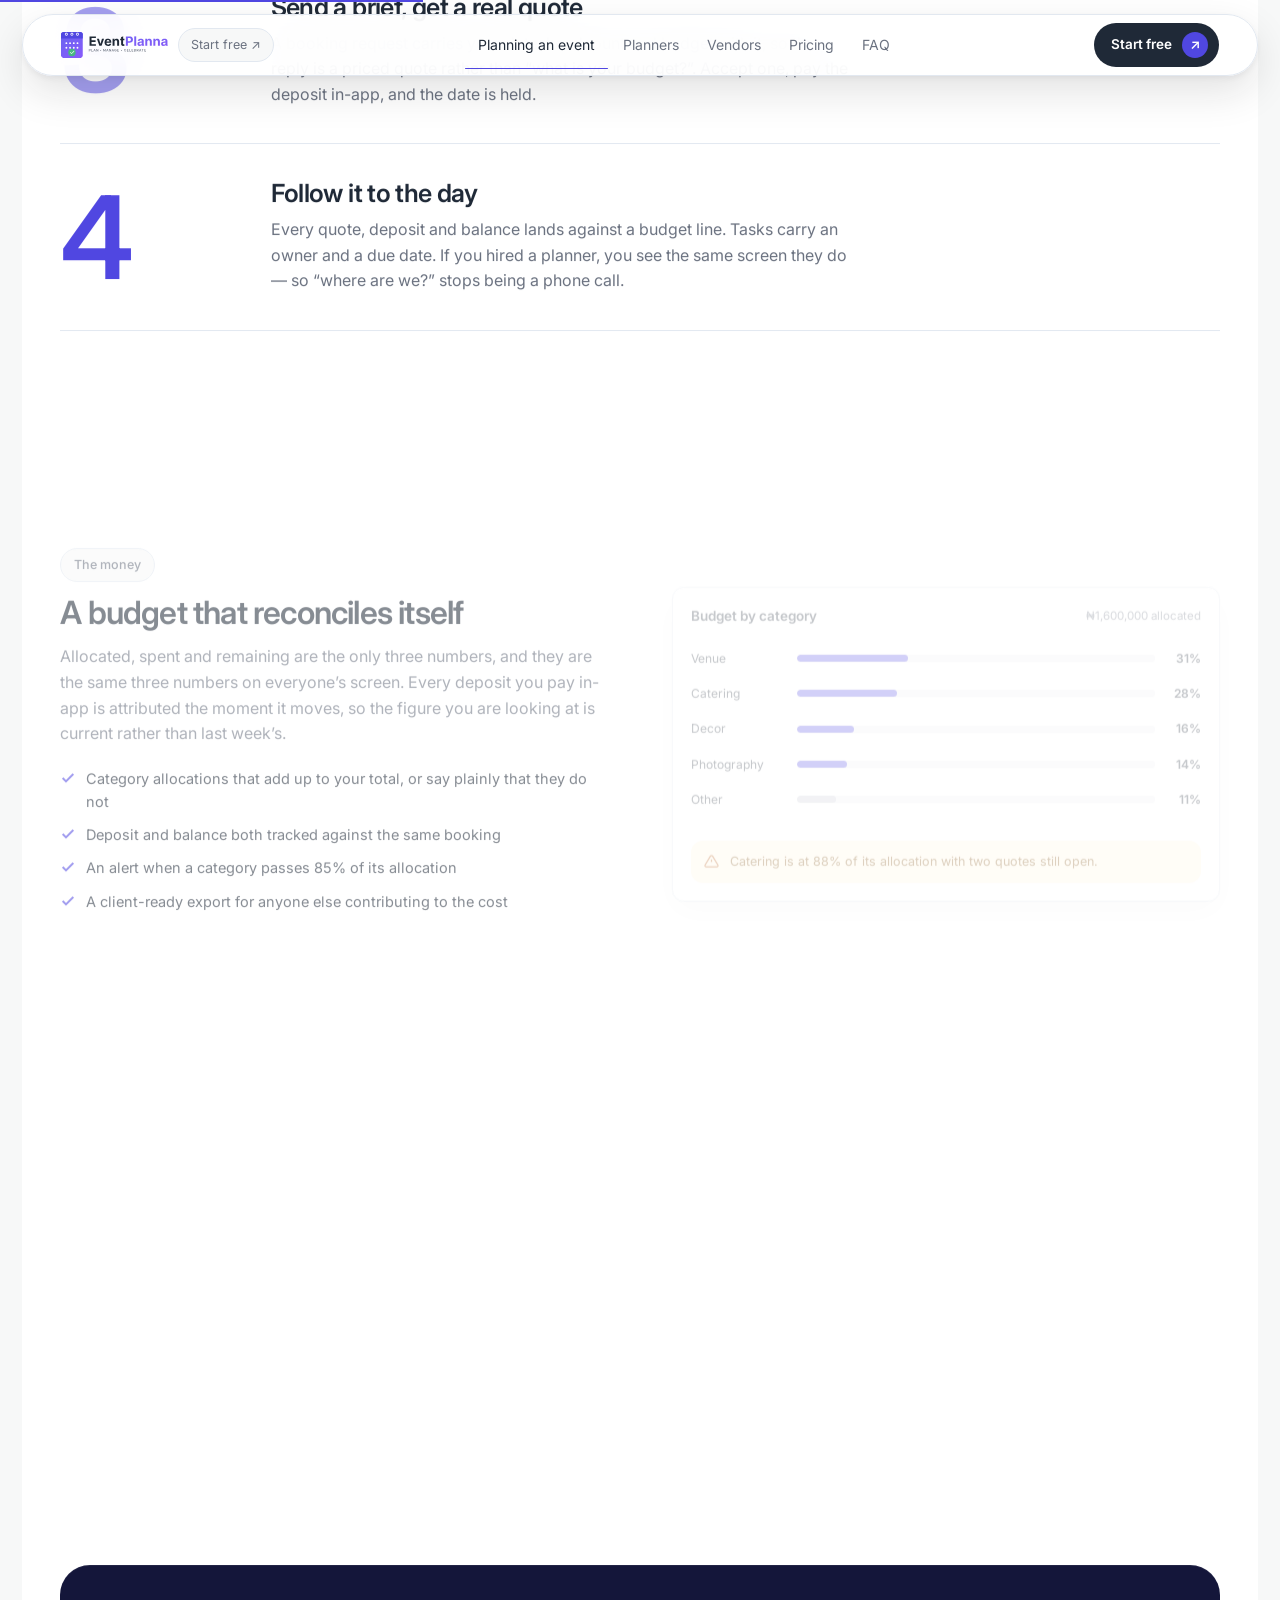
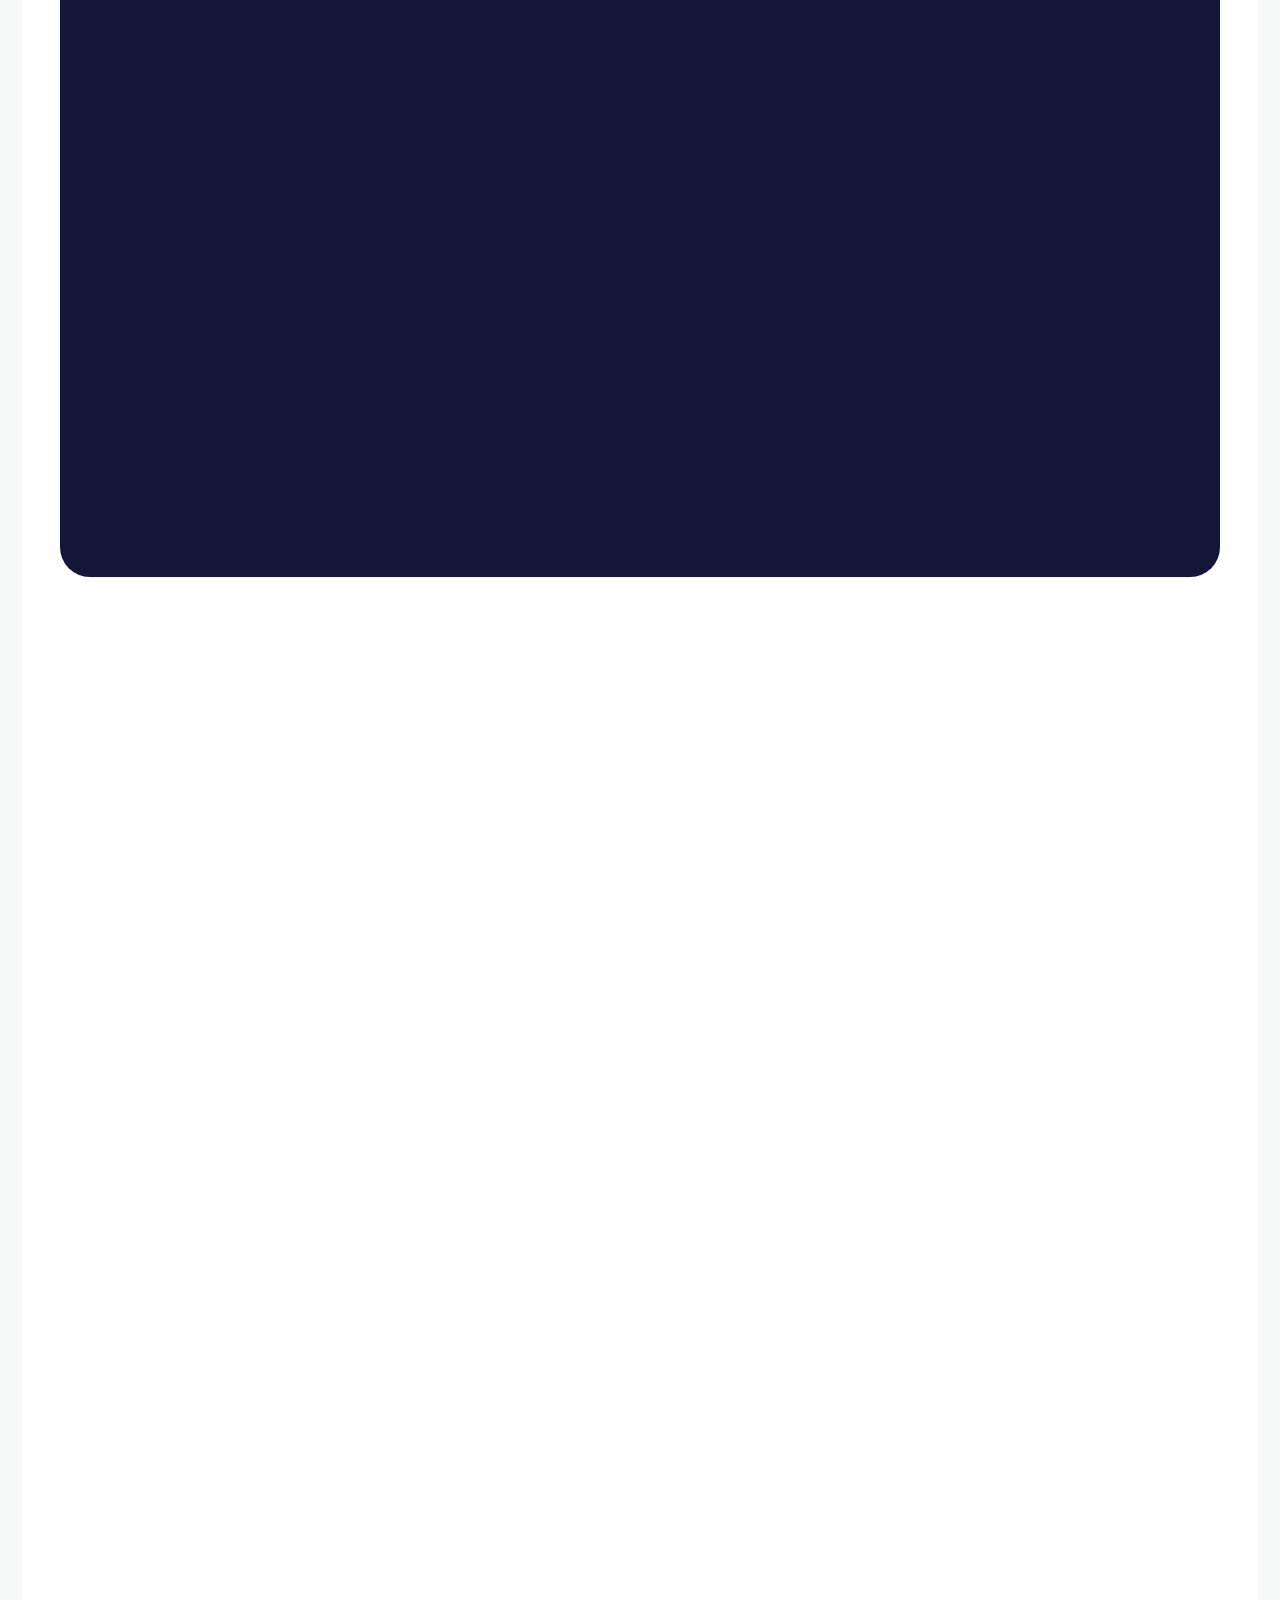
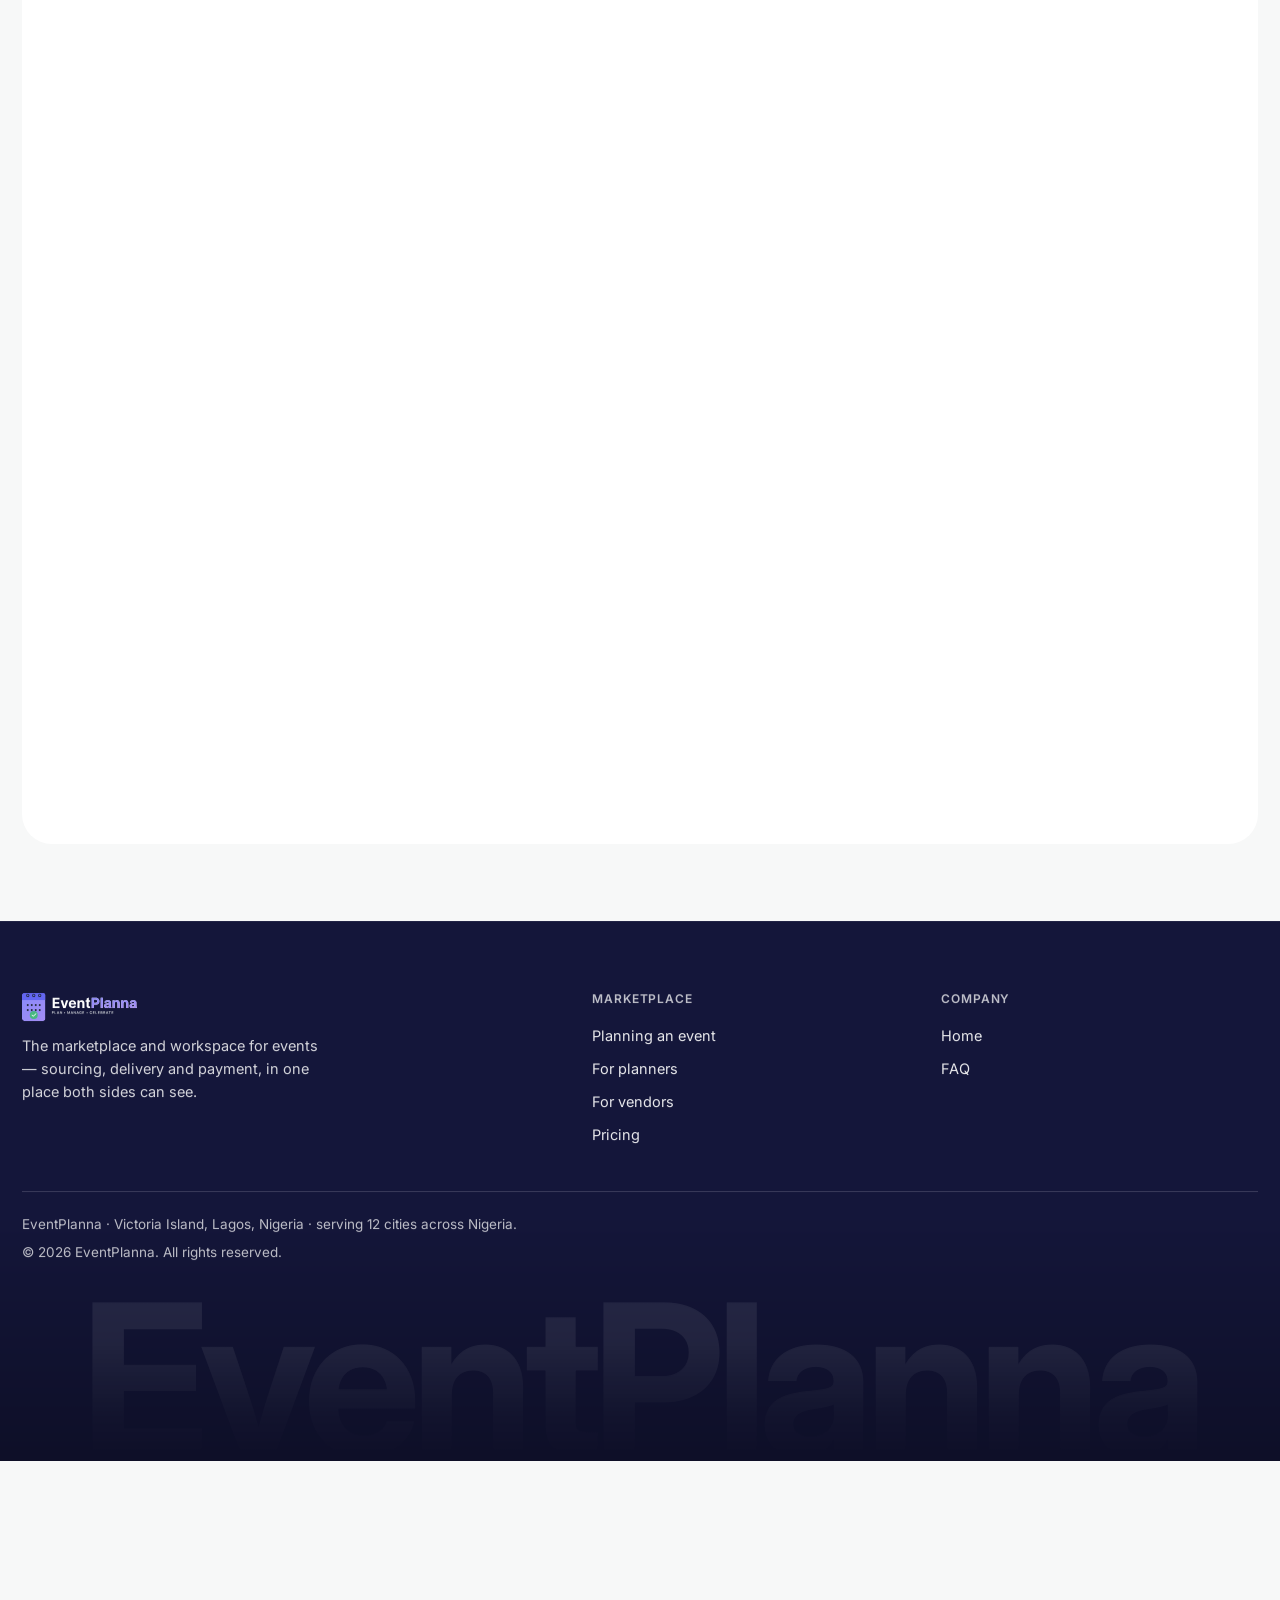
<file: clients.html>
<!doctype html>
<html lang="en">
<head>
<meta charset="utf-8">
<meta name="viewport" content="width=device-width, initial-scale=1">
<title>Planning an event &mdash; EventPlanna</title>
<meta name="description" content="Compare verified planners and vendors on portfolio, price and availability, book and pay in-app, and follow the budget and the plan to the day. 200 free credits to start.">
<link rel="icon" href="assets/favicon.svg">
<link rel="preconnect" href="https://fonts.googleapis.com">
<link rel="preconnect" href="https://fonts.gstatic.com" crossorigin>
<link href="https://fonts.googleapis.com/css2?family=Inter:wght@400;500;600;700&display=swap" rel="stylesheet">
<link rel="stylesheet" href="assets/styles.css?v=2">
<link rel="stylesheet" href="assets/components.css?v=2">
</head>
<body>

<div class="progress"><i></i></div>

<nav class="nav">
  <div class="nav-inner">
    <a class="logo" href="index.html"><img src="assets/logo-dark.svg" alt="EventPlanna"></a>
    <a class="chip" href="#cta">Start free &#8599;</a>
    <div class="nav-links">
      <a href="clients.html" aria-current="page">Planning an event</a>
      <a href="planners.html">Planners</a>
      <a href="vendors.html">Vendors</a>
      <a href="pricing.html">Pricing</a>
      <a href="faq.html">FAQ</a>
    </div>
    <a class="btn btn-dark btn-sm" href="#cta">Start free <span class="cap">&#8599;</span></a>
    <button class="nav-toggle" aria-label="Menu" aria-expanded="false"><span></span><span></span></button>
  </div>
</nav>

<div class="wrap"><div class="shell">

  <header class="phero">
    <div class="phero-grid">
      <div>
        <span class="eyebrow fade-up">Planning an event</span>
        <h1 class="fade-up d1">Find your people. <span class="hl">Keep the plan.</span></h1>
        <p class="lead fade-up d2">Whether you hand the whole thing to a planner or run it yourself, EventPlanna gives you <b>verified vendors, real quotes and one budget everybody is reading from</b> &mdash; instead of six chats, a spreadsheet and a number you are no longer sure about.</p>
        <div class="hero-actions fade-up d3"><a class="btn btn-dark" href="#how">See how it works <span class="cap">&#8599;</span></a><a class="btn btn-light" href="#budget">Look at the budget <span class="cap">&#8599;</span></a></div>
      </div>
      <div class="fade-up d2"><div class="ui-card chartbox">
        <div class="ui-head"><div><div class="ui-title">Traditional wedding &middot; Ikeja</div><div class="ui-sub">12 Dec 2026 &middot; 400 guests</div></div><span class="delta info">Vendor booking</span></div>
        <div class="kpi-row">
          <div class="kpi"><div class="kpi-label">Budget</div><div class="kpi-value" data-count="&#8358;1,600,000">&#8358;0</div><div class="delta up">&#8358;752,000 left</div></div>
          <div class="kpi"><div class="kpi-label">Days to go</div><div class="kpi-value" data-count="71">0</div><div class="delta info">On schedule</div></div>
        </div>
        <div style="margin-top:14px">
          <div class="prow"><span class="nm">Venue</span><span class="track"><i style="--w:100%"></i></span><span class="val">paid</span></div>
          <div class="prow"><span class="nm">Catering</span><span class="track"><i style="--w:40%;background:var(--c6)"></i></span><span class="val">40%</span></div>
          <div class="prow"><span class="nm">Photography</span><span class="track"><i style="--w:50%"></i></span><span class="val">50%</span></div>
          <div class="prow"><span class="nm">Decor</span><span class="track"><i style="--w:0%"></i></span><span class="val">0%</span></div>
        </div>
        <div class="ui-sub" style="margin-top:12px">Deposits paid in-app. Balances fall due 7 days before the event.</div>
      </div></div>
    </div>
  </header>

  <section class="statement wide">
    <p data-words data-green="one|budget|everyone|is|reading|from">Nobody plans an event badly on purpose. It goes wrong because the price, the plan and the people live in different places. One budget everyone is reading from fixes most of it.</p>
  </section>

  <section class="section" id="how">
    <div class="shead reveal">
      <span class="eyebrow">Getting started</span>
      <h2>Four steps, and none of them is a phone call</h2>
      <p>Creating the event costs 5 credits, and every account starts with 200. Browsing the marketplace and messaging a vendor are free.</p>
    </div>
    <div class="steps">
      <div class="step reveal"><div class="step-n">1</div><div><h3>Describe the event once</h3><p>Type, date, city, headcount and budget range. EventPlanna turns that into a workspace with phases, a starter checklist and a budget already broken into categories &mdash; so you are editing a plan rather than staring at a blank page.</p></div></div>
      <div class="step reveal"><div class="step-n">2</div><div><h3>Compare people who are actually free</h3><p>Planners and vendors are filtered by your date, your city and your budget before you see them. Each profile carries a real portfolio, a price range, past events and a rating from clients who booked through the platform.</p></div></div>
      <div class="step reveal"><div class="step-n">3</div><div><h3>Send a brief, get a real quote</h3><p>A booking request carries your date, headcount and budget with it, so the reply is a priced quote rather than &ldquo;what is your budget?&rdquo;. Accept one, pay the deposit in-app, and the date is held.</p></div></div>
      <div class="step reveal"><div class="step-n">4</div><div><h3>Follow it to the day</h3><p>Every quote, deposit and balance lands against a budget line. Tasks carry an owner and a due date. If you hired a planner, you see the same screen they do &mdash; so &ldquo;where are we?&rdquo; stops being a phone call.</p></div></div>
    </div>
  </section>

  <section class="section" id="budget">
    <div class="feature reveal">
      <div>
        <span class="eyebrow">The money</span>
        <h3>A budget that reconciles itself</h3>
        <p>Allocated, spent and remaining are the only three numbers, and they are the same three numbers on everyone&rsquo;s screen. Every deposit you pay in-app is attributed the moment it moves, so the figure you are looking at is current rather than last week&rsquo;s.</p>
        <ul class="ticks">
          <li><svg width="16" height="16" viewBox="0 0 24 24" fill="none" stroke="#5047e1" stroke-width="3"><path d="M20 6 9 17l-5-5"/></svg> Category allocations that add up to your total, or say plainly that they do not</li>
          <li><svg width="16" height="16" viewBox="0 0 24 24" fill="none" stroke="#5047e1" stroke-width="3"><path d="M20 6 9 17l-5-5"/></svg> Deposit and balance both tracked against the same booking</li>
          <li><svg width="16" height="16" viewBox="0 0 24 24" fill="none" stroke="#5047e1" stroke-width="3"><path d="M20 6 9 17l-5-5"/></svg> An alert when a category passes 85% of its allocation</li>
          <li><svg width="16" height="16" viewBox="0 0 24 24" fill="none" stroke="#5047e1" stroke-width="3"><path d="M20 6 9 17l-5-5"/></svg> A client-ready export for anyone else contributing to the cost</li>
        </ul>
      </div>
      <div class="feature-media">
        <div class="ui-card chartbox">
          <div class="ui-head"><div class="ui-title">Budget by category</div><div class="ui-sub">&#8358;1,600,000 allocated</div></div>
          <div class="prow"><span class="nm">Venue</span><span class="track"><i style="--w:31%"></i></span><span class="val">31%</span></div>
          <div class="prow"><span class="nm">Catering</span><span class="track"><i style="--w:28%"></i></span><span class="val">28%</span></div>
          <div class="prow"><span class="nm">Decor</span><span class="track"><i style="--w:16%"></i></span><span class="val">16%</span></div>
          <div class="prow"><span class="nm">Photography</span><span class="track"><i style="--w:14%"></i></span><span class="val">14%</span></div>
          <div class="prow"><span class="nm">Other</span><span class="track"><i style="--w:11%;background:var(--c-neutral)"></i></span><span class="val">11%</span></div>
          <div class="note warn" style="font-size:12.5px;padding:11px 13px">
            <svg width="15" height="15" viewBox="0 0 24 24" fill="none" stroke="#b45309" stroke-width="2"><path d="M12 9v4M12 17h.01"/><path d="M10.3 3.9 1.8 18a2 2 0 0 0 1.7 3h17a2 2 0 0 0 1.7-3L13.7 3.9a2 2 0 0 0-3.4 0z"/></svg>
            Catering is at 88% of its allocation with two quotes still open.
          </div>
        </div>
      </div>
    </div>

    <div class="feature flip reveal">
      <div>
        <span class="eyebrow">The booking</span>
        <h3>Six states, and you always know which one you are in</h3>
        <p>A booking is not a conversation. It moves through the same six states every time, each one timestamped, so what was agreed and what is still open are never in doubt &mdash; and neither is who is waiting on whom.</p>
        <div class="rail">
          <span class="done">Pending</span><span class="done">Accepted</span><span class="now">Confirmed</span><span>Completed</span><span class="off">Declined</span><span class="off">Cancelled</span>
        </div>
        <p style="font-size:13.5px">A quote becomes <b>Accepted</b> when you agree the price, and <b>Confirmed</b> when the deposit clears. Until then the date is not held.</p>
      </div>
      <div class="feature-media">
        <div class="ui-card chartbox">
          <div class="ui-head"><div class="ui-title">Bookings</div><div class="ui-sub">4 vendors</div></div>
          <div class="kpi-row">
            <div class="kpi"><div class="kpi-label">Confirmed</div><div class="kpi-value" data-count="3">0</div><div class="delta up">Dates held</div></div>
            <div class="kpi"><div class="kpi-label">Awaiting quote</div><div class="kpi-value" data-count="1">0</div><div class="delta warn">2 days open</div></div>
          </div>
          <div style="margin-top:14px">
            <div class="prow"><span class="nm">Eko Ballroom</span><span class="track"><i style="--w:100%"></i></span><span class="val">&#10003;</span></div>
            <div class="prow"><span class="nm">Royal Feast</span><span class="track"><i style="--w:66%"></i></span><span class="val">dep.</span></div>
            <div class="prow"><span class="nm">LensArt</span><span class="track"><i style="--w:66%"></i></span><span class="val">dep.</span></div>
            <div class="prow"><span class="nm">Bloom Decor</span><span class="track"><i style="--w:20%;background:var(--c6)"></i></span><span class="val">quote</span></div>
          </div>
          <div class="ui-sub" style="margin-top:12px">Vendor names in this mock-up are illustrative.</div>
        </div>
      </div>
    </div>
  </section>

  <section class="section">
    <div class="dark" style="padding-block:clamp(40px,6vw,76px)">
      <div class="shead reveal">
        <span class="eyebrow">Straight answer</span>
        <h2>What is <span class="mark">free</span>, and what a credit is for</h2>
        <p>There is no subscription and no card kept on file. You buy credits once and spend them on four actions.</p>
      </div>
      <div class="split-2 stagger">
        <div class="tier t-agg"><h4>Always free</h4><p>Browsing every vendor and planner in the marketplace. Reading portfolios, price ranges and ratings. Messaging a vendor before you commit. Viewing your budget, tasks and bookings. A dormant account costs nothing at all.</p></div>
        <div class="tier t-private"><h4>Costs credits</h4><p>Creating an event (5). Sending a booking request (5). Inviting someone onto your team (2). Exporting a report (1). That is the whole list &mdash; nothing else on the platform draws down your balance.</p></div>
      </div>
      <div class="note reveal">
        <svg width="17" height="17" viewBox="0 0 24 24" fill="none" stroke="#a49ff0" stroke-width="2"><circle cx="12" cy="12" r="10"/><path d="M12 16v-4M12 8h.01"/></svg>
        200 free credits on signup covers roughly 40 events. Credits never expire.
      </div>
    </div>
  </section>

  <section class="section">
    <div class="shead reveal"><span class="eyebrow">The network</span><h2>Who you are choosing from</h2><p>Every vendor clears government ID, business registration and proof of address before they can take a single booking.</p></div>
    <div class="stats stagger">
      <div class="stat"><em>Verified vendors</em><b data-count="2,400+">0</b><span>Catering, photography, decor, venues, entertainment, beauty and logistics</span></div>
      <div class="stat"><em>Events delivered</em><b data-count="18,000+">0</b><span>Weddings, corporate events, birthdays, conferences and more</span></div>
      <div class="stat"><em>Average rating</em><b data-count="4.8">0</b><span>From clients who booked and paid through the platform</span></div>
      <div class="stat"><em>Cities covered</em><b data-count="12">0</b><span>Lagos, Abuja, Port Harcourt, Ibadan, Kano, Enugu and six more</span></div>
    </div>
  </section>

  <section class="section">
    <div class="quote q-flat reveal">
      <div class="quote-body">
        <span class="eyebrow">Client</span>
        <blockquote>&ldquo;I found a planner on a Tuesday and had three quotes by Thursday. The contract, the deposit, all of it stayed in one thread instead of my WhatsApp &mdash; and when my sister asked what we had spent, I just sent her the export.&rdquo;</blockquote>
        <p class="quote-by">Wedding, 400 guests &middot; Lagos &mdash; illustrative quote, composed from user interviews</p>
      </div>
    </div>
  </section>

  <section class="section" id="cta">
    <div class="cta reveal">
      <h2>Start with 200 free credits</h2>
      <p>No card, no subscription, no sales call. Create the event and you can be comparing real quotes the same afternoon.</p>
      <div class="cta-actions">
        <a class="btn btn-green" href="pricing.html">See what credits cost <span class="cap">&#8599;</span></a>
        <a class="btn btn-light" href="faq.html">Read the FAQ <span class="cap">&#8599;</span></a>
      </div>
    </div>
  </section>
</div></div>

<footer>
  <div class="wrap">
    <div class="foot-grid">
      <div class="foot-brand">
        <a class="logo" href="index.html" style="height:28px"><img src="assets/logo-light.svg" alt="EventPlanna" style="height:28px"></a>
        <p>The marketplace and workspace for events &mdash; sourcing, delivery and payment, in one place both sides can see.</p>
      </div>
      <div><h4>Marketplace</h4><a href="clients.html">Planning an event</a><a href="planners.html">For planners</a><a href="vendors.html">For vendors</a><a href="pricing.html">Pricing</a></div>
      <div><h4>Company</h4><a href="index.html">Home</a><a href="faq.html">FAQ</a></div>
    </div>
    <div class="foot-bot">
      <div>
        <div>EventPlanna &middot; Victoria Island, Lagos, Nigeria &middot; serving 12 cities across Nigeria.</div>
        <div style="margin-top:6px">&copy; 2026 EventPlanna. All rights reserved.</div>
      </div>
    </div>
  </div>
  <div class="foot-mark" aria-hidden="true">EventPlanna</div>
</footer>

<script src="assets/app.js?v=2"></script>
</body>
</html>
</file>
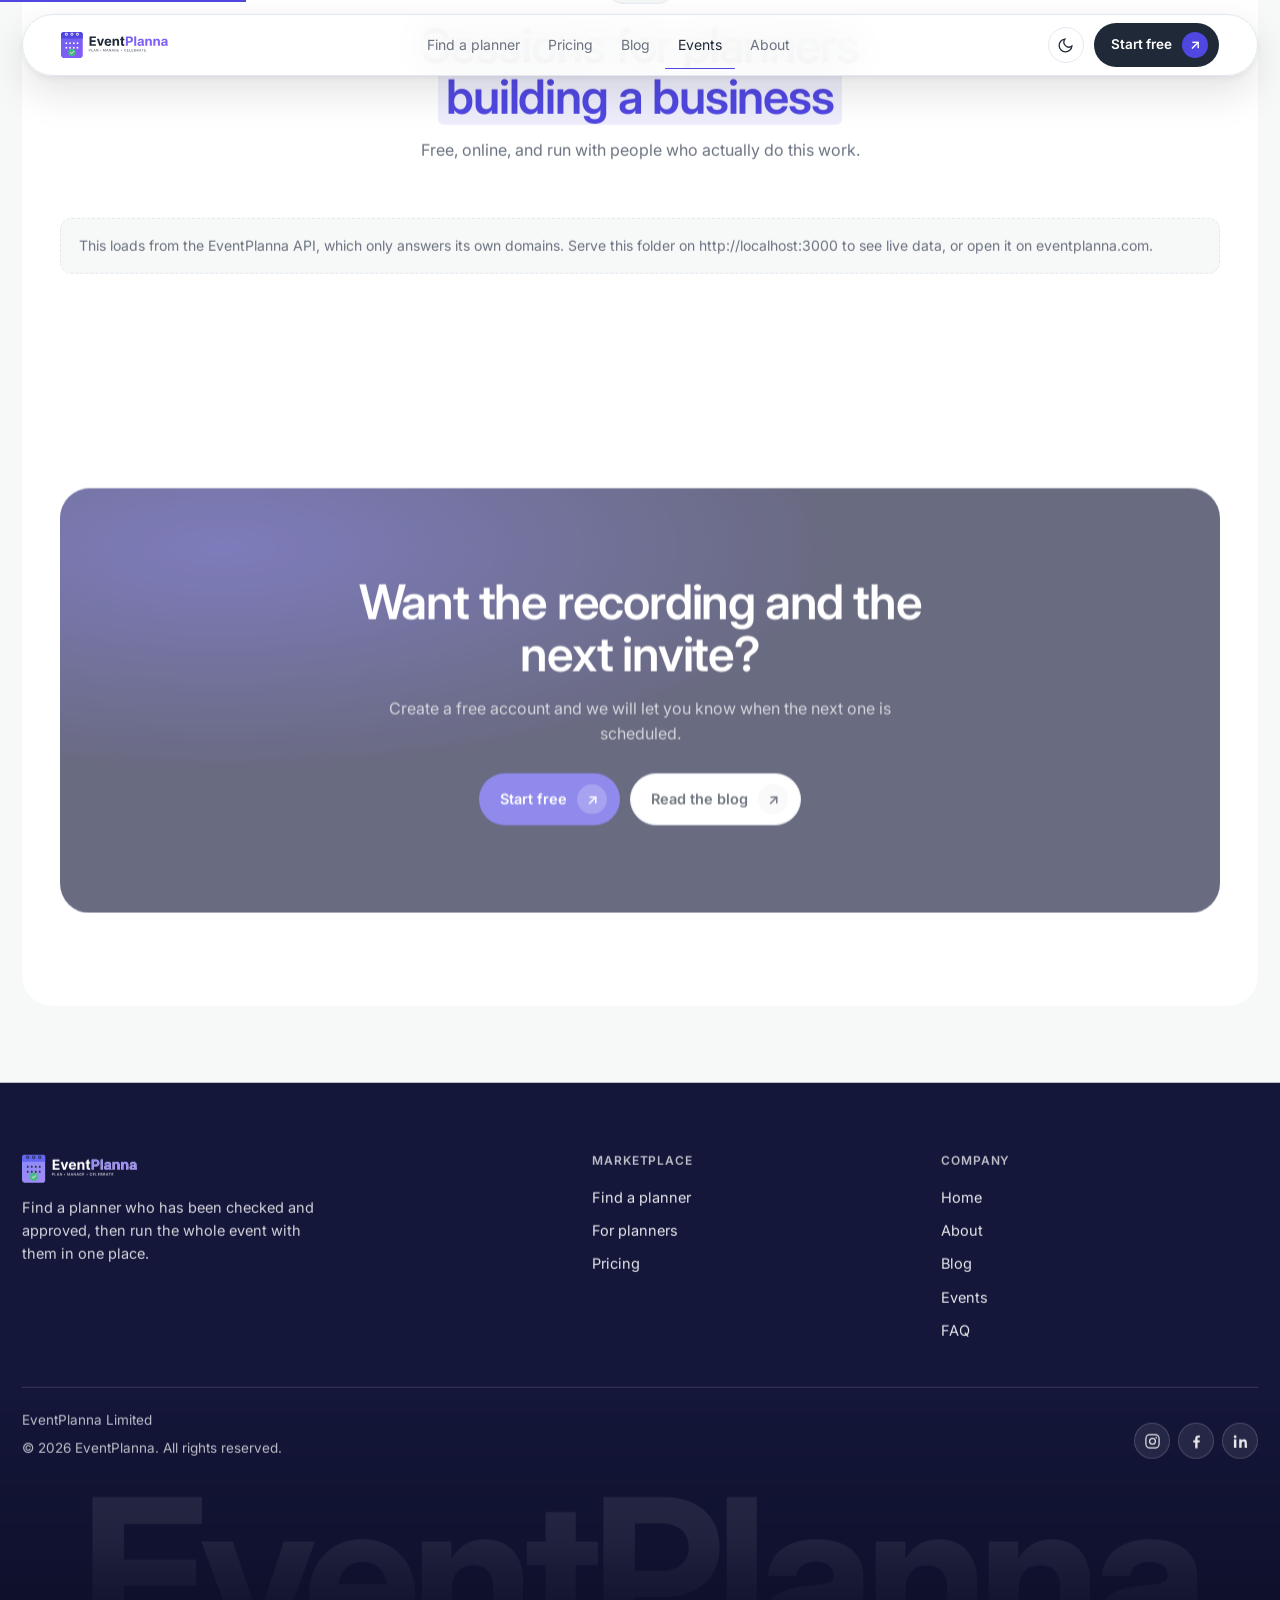
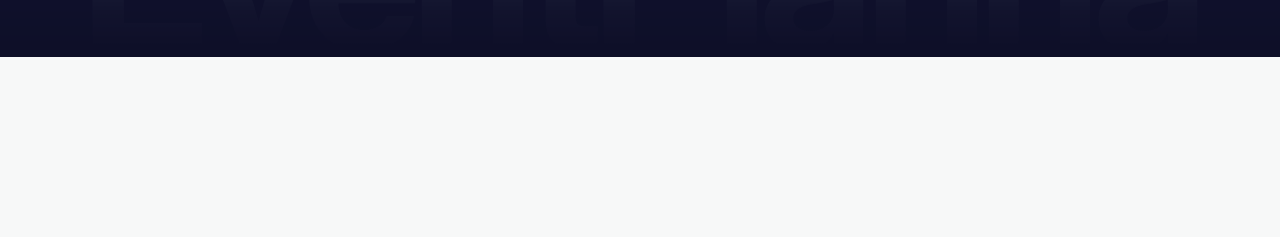
<file: event.html>
<!doctype html>
<html lang="en">
<head>
<meta charset="utf-8">
<meta name="viewport" content="width=device-width, initial-scale=1">
<title>Event | EventPlanna</title>
<meta name="description" content="An upcoming EventPlanna session.">
<link rel="icon" href="assets/favicon.svg">
<script>(function(){try{var t=localStorage.getItem('ep-theme');if(t==='dark')document.documentElement.setAttribute('data-theme','dark');}catch(e){}})();</script>
<link rel="preconnect" href="https://fonts.googleapis.com">
<link rel="preconnect" href="https://fonts.gstatic.com" crossorigin>
<link rel="preconnect" href="https://api.eventplanna.com">
<link href="https://fonts.googleapis.com/css2?family=Inter:wght@400;500;600;700&display=swap" rel="stylesheet">
<link rel="stylesheet" href="assets/styles.css?v=9">
<link rel="stylesheet" href="assets/components.css?v=9">
</head>
<body>

<div class="progress"><i></i></div>

<nav class="nav">
  <div class="nav-inner">
    <a class="logo" href="index.html"><img class="l-light" src="assets/logo-dark.svg" alt="EventPlanna"><img class="l-dark" src="assets/logo-light.svg" alt="EventPlanna"></a>
    <div class="nav-links">
      <a href="marketplace.html">Find a planner</a>
      <a href="pricing.html">Pricing</a>
      <a href="blog.html">Blog</a>
      <a href="events.html" aria-current="page">Events</a>
      <a href="about.html">About</a>
    </div>
    <button class="theme-toggle" type="button" aria-label="Switch to dark mode" title="Switch to dark mode">
      <svg class="t-moon" width="17" height="17" viewBox="0 0 24 24" fill="none" stroke="currentColor" stroke-width="1.8"><path d="M21 12.8A9 9 0 1 1 11.2 3a7 7 0 0 0 9.8 9.8z"/></svg>
      <svg class="t-sun" width="17" height="17" viewBox="0 0 24 24" fill="none" stroke="currentColor" stroke-width="1.8"><circle cx="12" cy="12" r="4.2"/><path d="M12 2v2.6M12 19.4V22M4.2 4.2l1.9 1.9M17.9 17.9l1.9 1.9M2 12h2.6M19.4 12H22M4.2 19.8l1.9-1.9M17.9 6.1l1.9-1.9"/></svg>
    </button>
    <a class="btn btn-dark btn-sm" href="index.html#start">Start free <span class="cap">&#8599;</span></a>
    <button class="nav-toggle" aria-label="Menu" aria-expanded="false"><span></span><span></span></button>
  </div>
</nav>

<div class="wrap"><div class="shell">

  <section class="section" style="padding-top:clamp(96px,12vw,150px)">
    <div data-slot="event"></div>
  </section>
</div></div>

<footer>
  <div class="wrap">
    <div class="foot-grid">
      <div class="foot-brand">
        <a class="logo" href="index.html" style="height:28px"><img src="assets/logo-light.svg" alt="EventPlanna" style="height:28px"></a>
        <p>Find a planner who has been checked and approved, then run the whole event with them in one place.</p>
      </div>
      <div><h4>Marketplace</h4><a href="marketplace.html">Find a planner</a><a href="marketplace.html#for-planners">For planners</a><a href="pricing.html">Pricing</a></div>
      <div><h4>Company</h4><a href="index.html">Home</a><a href="about.html">About</a><a href="blog.html">Blog</a><a href="events.html">Events</a><a href="faq.html">FAQ</a></div>
    </div>
    <div class="foot-bot">
      <div>
        <div>EventPlanna Limited</div>
        <div style="margin-top:6px">&copy; 2026 EventPlanna. All rights reserved.</div>
      </div>
      <div class="socials"><a class="soc" href="https://www.instagram.com/theeventplanna/" target="_blank" rel="noopener" aria-label="EventPlanna on Instagram" title="Instagram"><svg width="17" height="17" viewBox="0 0 24 24" fill="none" stroke="currentColor" stroke-width="1.7" stroke-linejoin="round"><rect x="2.7" y="2.7" width="18.6" height="18.6" rx="5.4"/><circle cx="12" cy="12" r="4.1"/><circle cx="17.3" cy="6.8" r="1.15" fill="currentColor" stroke="none"/></svg></a><a class="soc" href="https://www.facebook.com/profile.php?id=61594179380852" target="_blank" rel="noopener" aria-label="EventPlanna on Facebook" title="Facebook"><svg width="17" height="17" viewBox="0 0 24 24" fill="currentColor" stroke="none" stroke-linejoin="round"><path d="M13.5 21.9v-8.2h2.76l.41-3.2h-3.17V8.44c0-.93.26-1.56 1.59-1.56h1.7V4.01c-.3-.04-1.3-.13-2.48-.13-2.45 0-4.13 1.5-4.13 4.25v2.37H7.42v3.2h2.76v8.2z"/></svg></a><a class="soc" href="https://www.linkedin.com/company/112656623/" target="_blank" rel="noopener" aria-label="EventPlanna on LinkedIn" title="LinkedIn"><svg width="17" height="17" viewBox="0 0 24 24" fill="currentColor" stroke="none" stroke-linejoin="round"><path d="M6.17 21.3H2.72V9.2h3.45zM4.44 7.69a2 2 0 1 1 0-4.01 2 2 0 0 1 0 4.01M21.28 21.3h-3.44v-5.89c0-1.4-.03-3.2-1.96-3.2-1.96 0-2.26 1.53-2.26 3.1v5.99h-3.45V9.2h3.31v1.65h.05c.46-.87 1.58-1.79 3.26-1.79 3.49 0 4.13 2.3 4.13 5.28z"/></svg></a></div>
    </div>
  </div>
  <div class="foot-mark" aria-hidden="true">EventPlanna</div>
</footer>

<script src="assets/app.js?v=9"></script>
<script src="assets/data.js?v=9"></script>
</body>
</html>
</file>
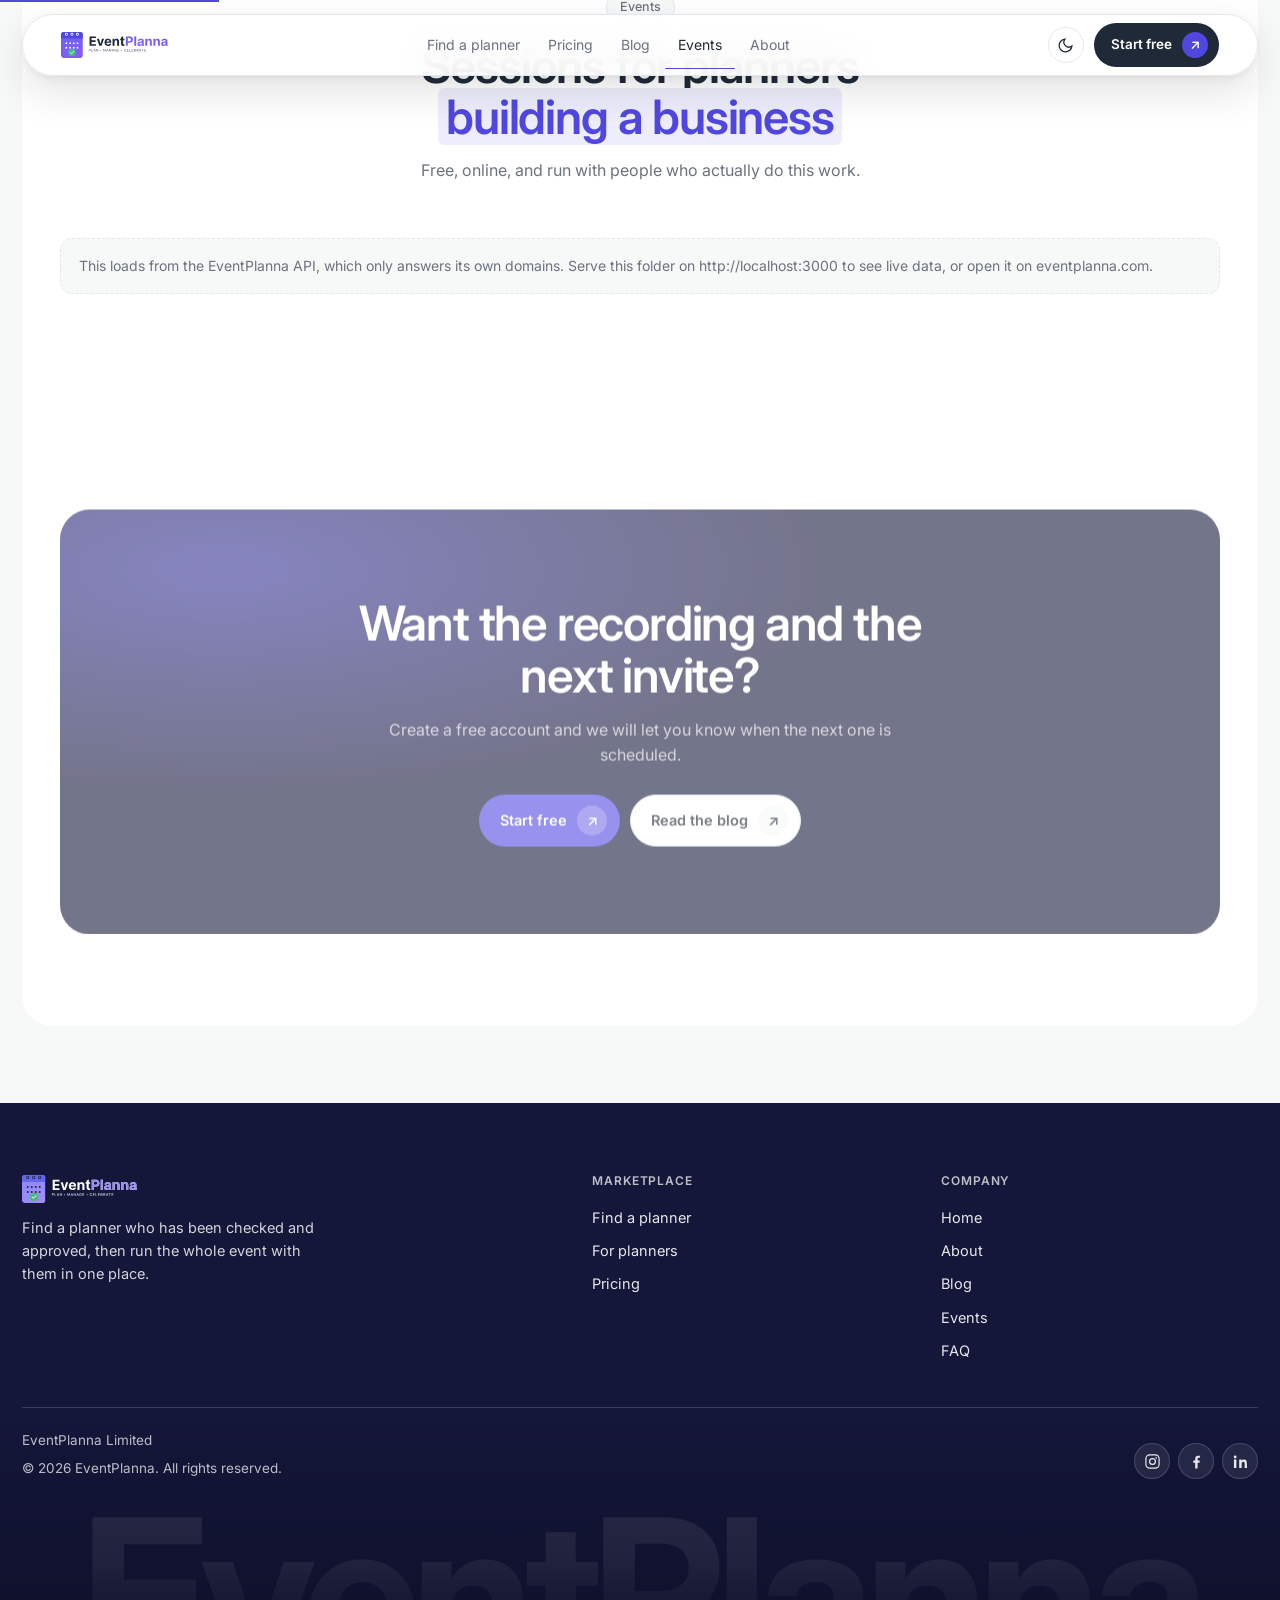
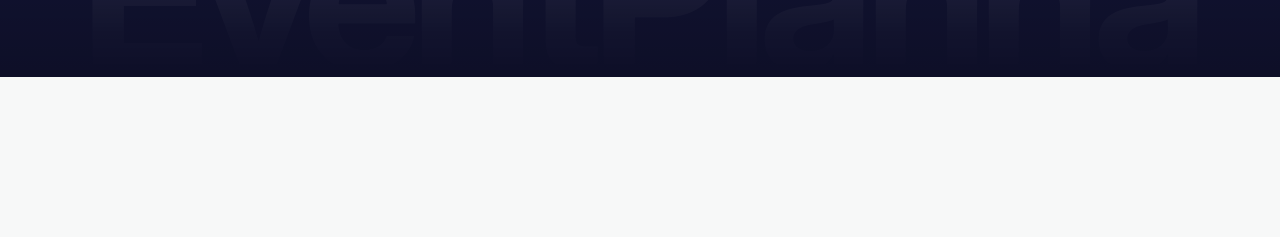
<file: events.html>
<!doctype html>
<html lang="en">
<head>
<meta charset="utf-8">
<meta name="viewport" content="width=device-width, initial-scale=1">
<title>Events | EventPlanna</title>
<meta name="description" content="Live sessions and webinars for event planners building a business, not just events.">
<link rel="icon" href="assets/favicon.svg">
<script>(function(){try{var t=localStorage.getItem('ep-theme');if(t==='dark')document.documentElement.setAttribute('data-theme','dark');}catch(e){}})();</script>
<link rel="preconnect" href="https://fonts.googleapis.com">
<link rel="preconnect" href="https://fonts.gstatic.com" crossorigin>
<link rel="preconnect" href="https://api.eventplanna.com">
<link href="https://fonts.googleapis.com/css2?family=Inter:wght@400;500;600;700&display=swap" rel="stylesheet">
<link rel="stylesheet" href="assets/styles.css?v=9">
<link rel="stylesheet" href="assets/components.css?v=9">
</head>
<body>

<div class="progress"><i></i></div>

<nav class="nav">
  <div class="nav-inner">
    <a class="logo" href="index.html"><img class="l-light" src="assets/logo-dark.svg" alt="EventPlanna"><img class="l-dark" src="assets/logo-light.svg" alt="EventPlanna"></a>
    <div class="nav-links">
      <a href="marketplace.html">Find a planner</a>
      <a href="pricing.html">Pricing</a>
      <a href="blog.html">Blog</a>
      <a href="events.html" aria-current="page">Events</a>
      <a href="about.html">About</a>
    </div>
    <button class="theme-toggle" type="button" aria-label="Switch to dark mode" title="Switch to dark mode">
      <svg class="t-moon" width="17" height="17" viewBox="0 0 24 24" fill="none" stroke="currentColor" stroke-width="1.8"><path d="M21 12.8A9 9 0 1 1 11.2 3a7 7 0 0 0 9.8 9.8z"/></svg>
      <svg class="t-sun" width="17" height="17" viewBox="0 0 24 24" fill="none" stroke="currentColor" stroke-width="1.8"><circle cx="12" cy="12" r="4.2"/><path d="M12 2v2.6M12 19.4V22M4.2 4.2l1.9 1.9M17.9 17.9l1.9 1.9M2 12h2.6M19.4 12H22M4.2 19.8l1.9-1.9M17.9 6.1l1.9-1.9"/></svg>
    </button>
    <a class="btn btn-dark btn-sm" href="index.html#start">Start free <span class="cap">&#8599;</span></a>
    <button class="nav-toggle" aria-label="Menu" aria-expanded="false"><span></span><span></span></button>
  </div>
</nav>

<div class="wrap"><div class="shell">

  <section class="section" style="padding-top:clamp(96px,12vw,150px);padding-bottom:16px">
    <div class="shead center reveal">
      <span class="eyebrow">Events</span>
      <h2>Sessions for planners <span class="mark">building a business</span></h2>
      <p>Free, online, and run with people who actually do this work.</p>
    </div>
  </section>

  <section class="section" style="padding-top:8px">
    <div class="live-slot" data-slot="event-list"></div>
    <div class="live-slot" data-slot="event-past"></div>
  </section>

  <section class="section">
    <div class="cta reveal">
      <h2>Want the recording and the next invite?</h2>
      <p>Create a free account and we will let you know when the next one is scheduled.</p>
      <div class="cta-actions">
        <a class="btn btn-green" href="index.html#start">Start free <span class="cap">&#8599;</span></a>
        <a class="btn btn-light" href="blog.html">Read the blog <span class="cap">&#8599;</span></a>
      </div>
    </div>
  </section>
</div></div>

<footer>
  <div class="wrap">
    <div class="foot-grid">
      <div class="foot-brand">
        <a class="logo" href="index.html" style="height:28px"><img src="assets/logo-light.svg" alt="EventPlanna" style="height:28px"></a>
        <p>Find a planner who has been checked and approved, then run the whole event with them in one place.</p>
      </div>
      <div><h4>Marketplace</h4><a href="marketplace.html">Find a planner</a><a href="marketplace.html#for-planners">For planners</a><a href="pricing.html">Pricing</a></div>
      <div><h4>Company</h4><a href="index.html">Home</a><a href="about.html">About</a><a href="blog.html">Blog</a><a href="events.html">Events</a><a href="faq.html">FAQ</a></div>
    </div>
    <div class="foot-bot">
      <div>
        <div>EventPlanna Limited</div>
        <div style="margin-top:6px">&copy; 2026 EventPlanna. All rights reserved.</div>
      </div>
      <div class="socials"><a class="soc" href="https://www.instagram.com/theeventplanna/" target="_blank" rel="noopener" aria-label="EventPlanna on Instagram" title="Instagram"><svg width="17" height="17" viewBox="0 0 24 24" fill="none" stroke="currentColor" stroke-width="1.7" stroke-linejoin="round"><rect x="2.7" y="2.7" width="18.6" height="18.6" rx="5.4"/><circle cx="12" cy="12" r="4.1"/><circle cx="17.3" cy="6.8" r="1.15" fill="currentColor" stroke="none"/></svg></a><a class="soc" href="https://www.facebook.com/profile.php?id=61594179380852" target="_blank" rel="noopener" aria-label="EventPlanna on Facebook" title="Facebook"><svg width="17" height="17" viewBox="0 0 24 24" fill="currentColor" stroke="none" stroke-linejoin="round"><path d="M13.5 21.9v-8.2h2.76l.41-3.2h-3.17V8.44c0-.93.26-1.56 1.59-1.56h1.7V4.01c-.3-.04-1.3-.13-2.48-.13-2.45 0-4.13 1.5-4.13 4.25v2.37H7.42v3.2h2.76v8.2z"/></svg></a><a class="soc" href="https://www.linkedin.com/company/112656623/" target="_blank" rel="noopener" aria-label="EventPlanna on LinkedIn" title="LinkedIn"><svg width="17" height="17" viewBox="0 0 24 24" fill="currentColor" stroke="none" stroke-linejoin="round"><path d="M6.17 21.3H2.72V9.2h3.45zM4.44 7.69a2 2 0 1 1 0-4.01 2 2 0 0 1 0 4.01M21.28 21.3h-3.44v-5.89c0-1.4-.03-3.2-1.96-3.2-1.96 0-2.26 1.53-2.26 3.1v5.99h-3.45V9.2h3.31v1.65h.05c.46-.87 1.58-1.79 3.26-1.79 3.49 0 4.13 2.3 4.13 5.28z"/></svg></a></div>
    </div>
  </div>
  <div class="foot-mark" aria-hidden="true">EventPlanna</div>
</footer>

<script src="assets/app.js?v=9"></script>
<script src="assets/data.js?v=9"></script>
</body>
</html>
</file>
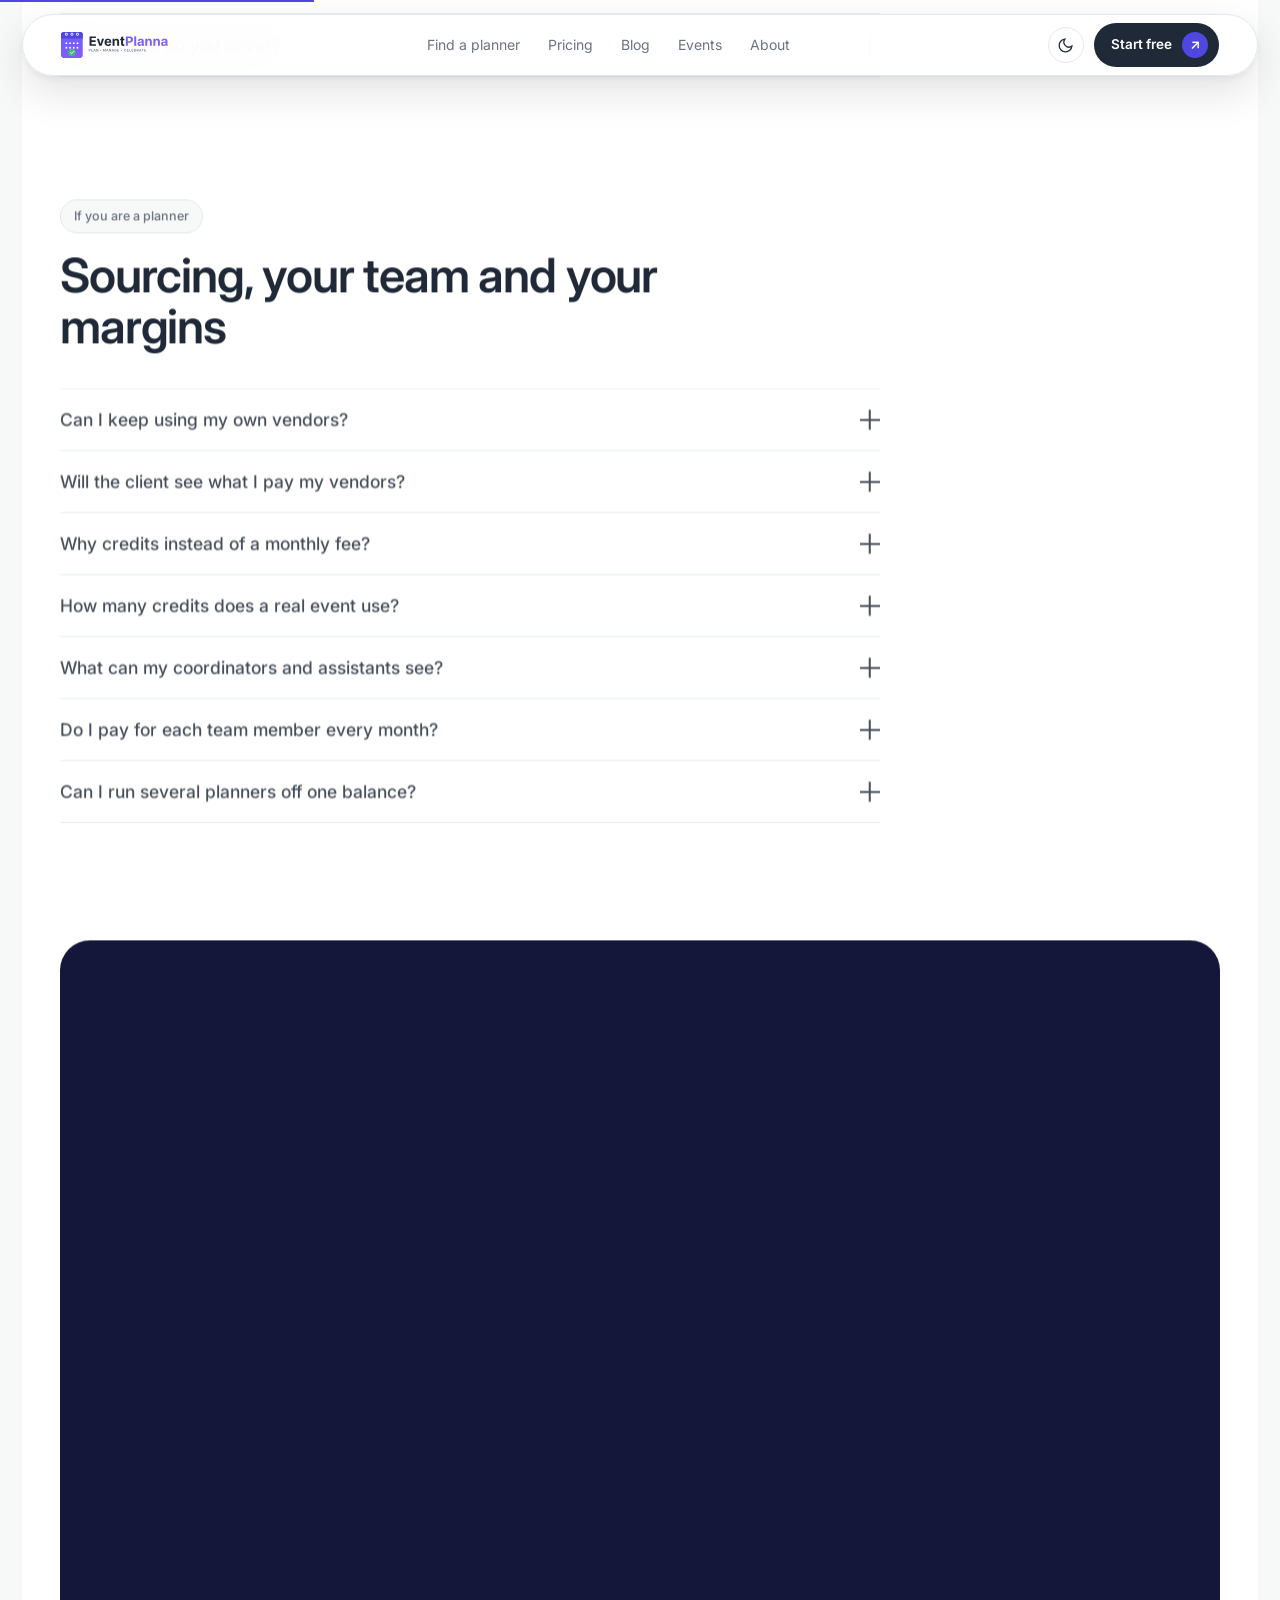
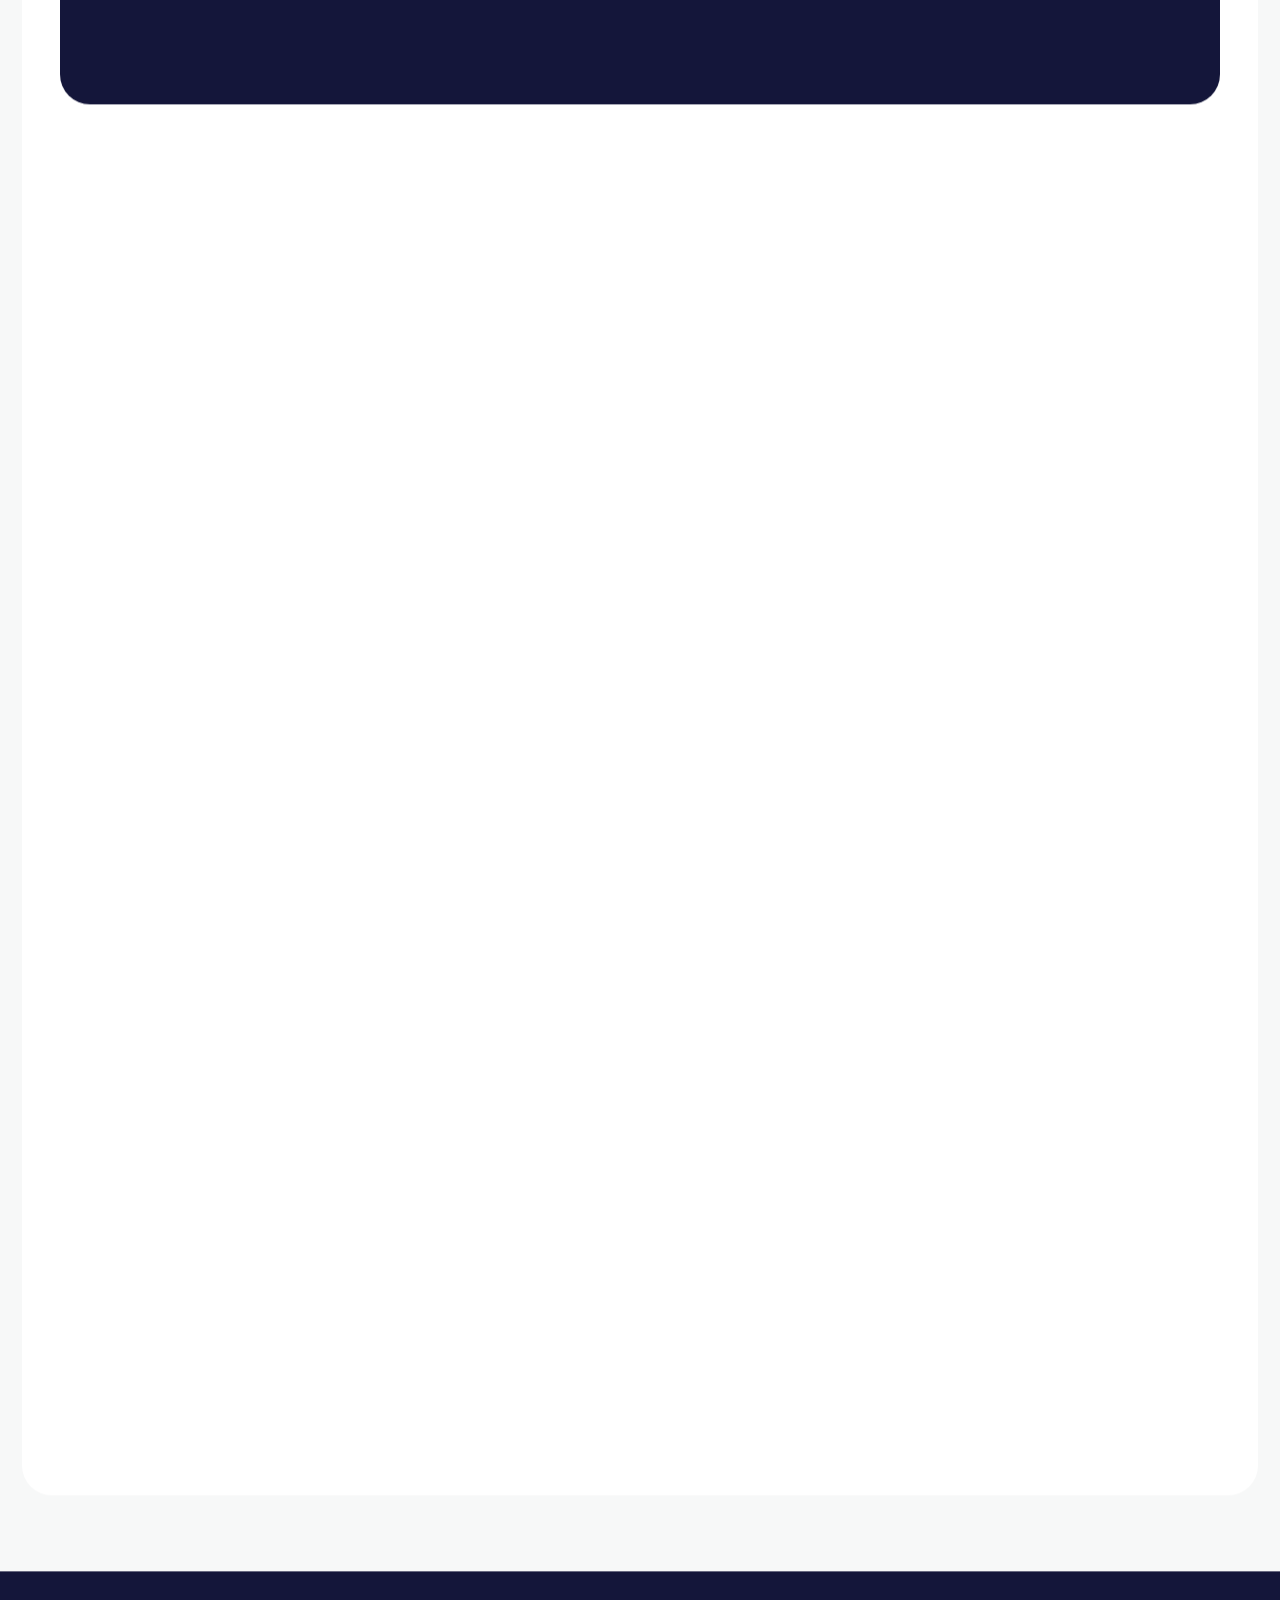
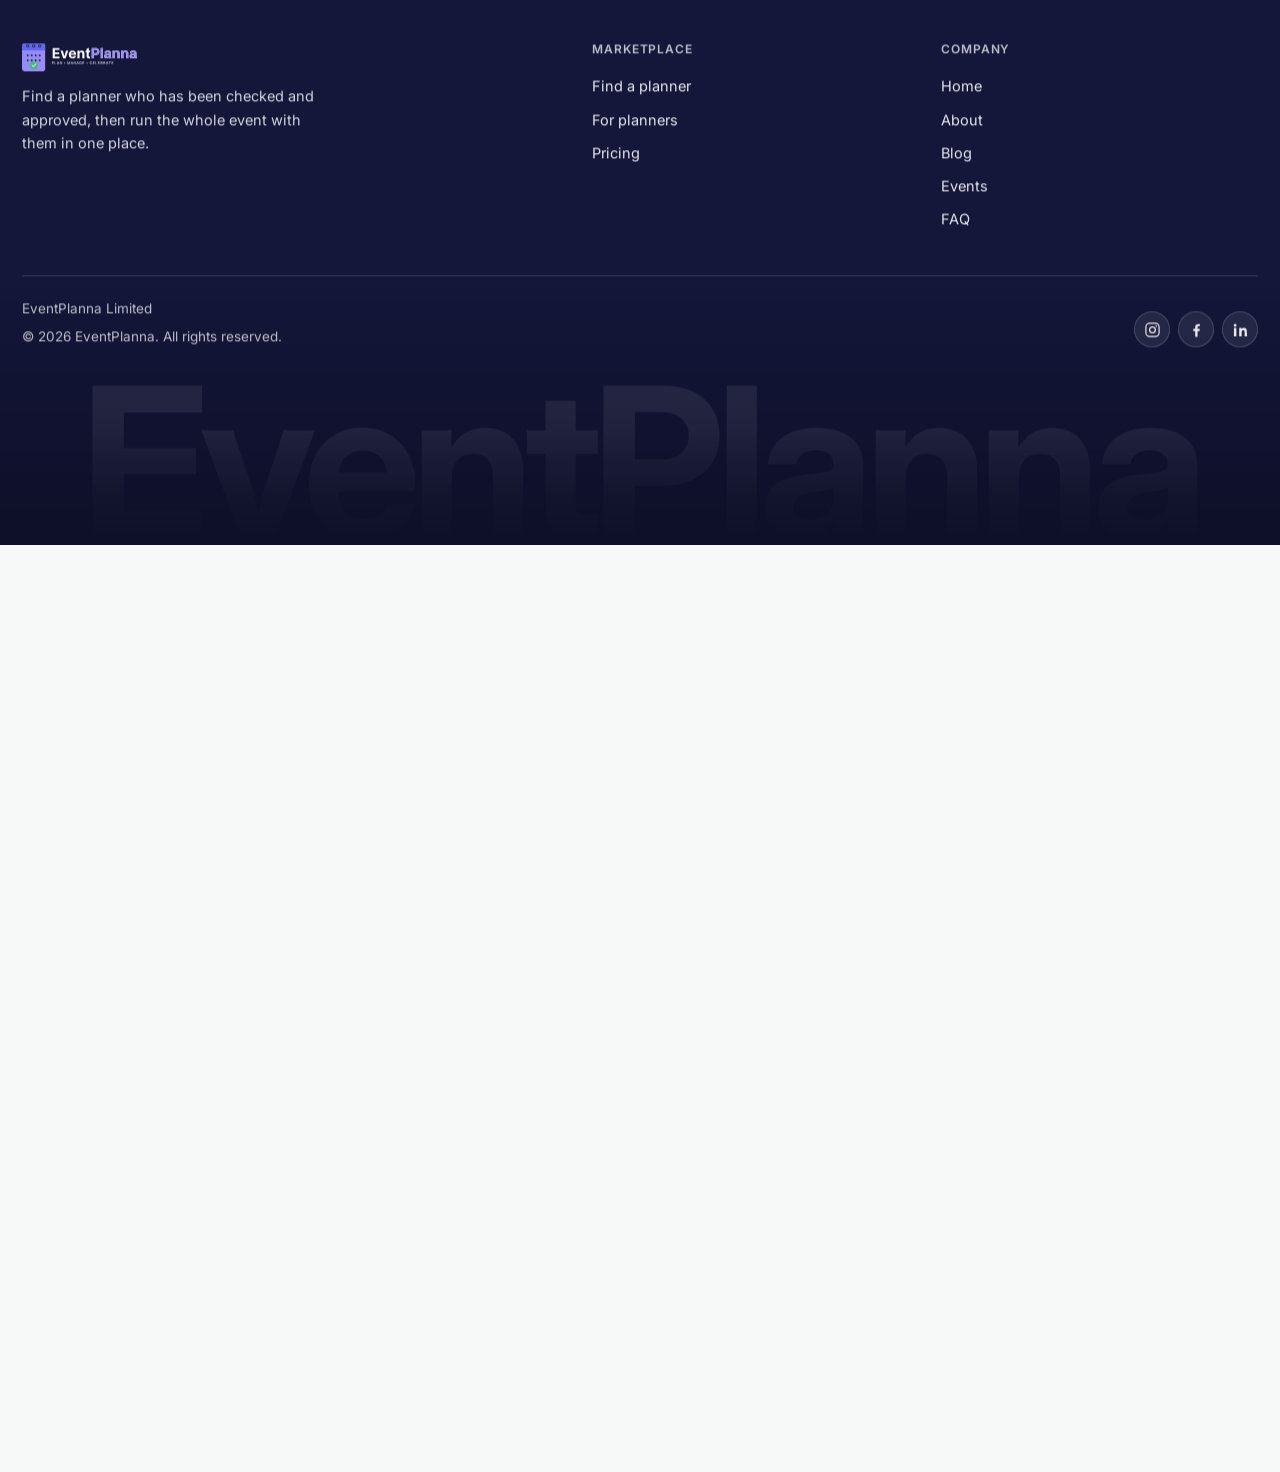
<file: faq.html>
<!doctype html>
<html lang="en">
<head>
<meta charset="utf-8">
<meta name="viewport" content="width=device-width, initial-scale=1">
<title>FAQ | EventPlanna</title>
<meta name="description" content="How the marketplace, the workspace and credits work, answered for clients and planners.">
<link rel="icon" href="assets/favicon.svg">
<script>(function(){try{var t=localStorage.getItem('ep-theme');if(t==='dark')document.documentElement.setAttribute('data-theme','dark');}catch(e){}})();</script>
<link rel="preconnect" href="https://fonts.googleapis.com">
<link rel="preconnect" href="https://fonts.gstatic.com" crossorigin>
<link rel="preconnect" href="https://api.eventplanna.com">
<link href="https://fonts.googleapis.com/css2?family=Inter:wght@400;500;600;700&display=swap" rel="stylesheet">
<link rel="stylesheet" href="assets/styles.css?v=9">
<link rel="stylesheet" href="assets/components.css?v=9">
</head>
<body>

<div class="progress"><i></i></div>

<nav class="nav">
  <div class="nav-inner">
    <a class="logo" href="index.html"><img class="l-light" src="assets/logo-dark.svg" alt="EventPlanna"><img class="l-dark" src="assets/logo-light.svg" alt="EventPlanna"></a>
    <div class="nav-links">
      <a href="marketplace.html">Find a planner</a>
      <a href="pricing.html">Pricing</a>
      <a href="blog.html">Blog</a>
      <a href="events.html">Events</a>
      <a href="about.html">About</a>
    </div>
    <button class="theme-toggle" type="button" aria-label="Switch to dark mode" title="Switch to dark mode">
      <svg class="t-moon" width="17" height="17" viewBox="0 0 24 24" fill="none" stroke="currentColor" stroke-width="1.8"><path d="M21 12.8A9 9 0 1 1 11.2 3a7 7 0 0 0 9.8 9.8z"/></svg>
      <svg class="t-sun" width="17" height="17" viewBox="0 0 24 24" fill="none" stroke="currentColor" stroke-width="1.8"><circle cx="12" cy="12" r="4.2"/><path d="M12 2v2.6M12 19.4V22M4.2 4.2l1.9 1.9M17.9 17.9l1.9 1.9M2 12h2.6M19.4 12H22M4.2 19.8l1.9-1.9M17.9 6.1l1.9-1.9"/></svg>
    </button>
    <a class="btn btn-dark btn-sm" href="#cta">Start free <span class="cap">&#8599;</span></a>
    <button class="nav-toggle" aria-label="Menu" aria-expanded="false"><span></span><span></span></button>
  </div>
</nav>

<div class="wrap"><div class="shell">

  <section class="section" style="padding-top:clamp(96px,12vw,150px);padding-bottom:20px">
    <div class="shead reveal">
      <span class="eyebrow">FAQ</span>
      <h2>The questions <span class="mark">people actually ask</span></h2>
      <p>Grouped by who is asking. If yours is not here, it is a short email away.</p>
    </div>
  </section>

  <section class="section" id="clients" style="padding-top:20px">
    <div class="shead reveal"><span class="eyebrow">If you are planning an event</span><h2>Finding people, and keeping the plan</h2></div>
    <div class="faq reveal">
      <div class="faq-item">
        <button class="faq-q" type="button">Do I need to hire a planner to use EventPlanna?<i></i></button>
        <div class="faq-a"><p>No. Plenty of people run their own event here and book vendors directly. The workspace is the same either way: budget, phases, tasks and bookings. If you do hire a planner, you both work from the same event rather than emailing versions of a spreadsheet.</p></div>
      </div>
      <div class="faq-item">
        <button class="faq-q" type="button">What does it cost me?<i></i></button>
        <div class="faq-a"><p>There is no subscription. You buy credits and spend them as you go, on eight groups of action: setting up events, budgets, vendors, guests, collaboration, AI features, design and notifications. Creating an event is 50 credits, adding a team member is 30 a month, contacting a vendor for the first time is 15 and guests are 0.5 each above the first 50. Browsing the directory, push notifications and the first 100 emails a month cost nothing. Every account starts with 200 free credits.</p></div>
      </div>
      <div class="faq-item">
        <button class="faq-q" type="button">Is browsing the marketplace free?<i></i></button>
        <div class="faq-a"><p>Yes. Searching, reading portfolios and price ranges, checking ratings and messaging a vendor before you commit all cost nothing. A credit is only spent when you create an event or send a formal booking request.</p></div>
      </div>
      <div class="faq-item">
        <button class="faq-q" type="button">How do I know a planner is real?<i></i></button>
        <div class="faq-a"><p>Every listed planner was reviewed by a person before going live, with their portfolio, price range and the cities they cover all checked. All three are required. There is no partially approved state. Ratings come only from clients who booked and paid through the platform.</p></div>
      </div>
      <div class="faq-item">
        <button class="faq-q" type="button">When is my money actually committed?<i></i></button>
        <div class="faq-a"><p>A quote becomes Accepted when you agree the price, and Confirmed when the deposit clears. Until the deposit clears, the date is not held. The balance falls due before the event, and funds reach the vendor once delivery is confirmed.</p></div>
      </div>
      <div class="faq-item">
        <button class="faq-q" type="button">What happens if a planner cancels?<i></i></button>
        <div class="faq-a"><p>The booking moves to Cancelled, the date is released, and anything you have paid against it is reversed through the same route it came in. Because the brief is already on the platform, you can send it to the next available planner without rewriting it.</p></div>
      </div>
      <div class="faq-item">
        <button class="faq-q" type="button">Which cities do you cover?<i></i></button>
        <div class="faq-a"><p>Twelve across Nigeria, including Lagos, Abuja, Port Harcourt, Ibadan, Kano and Enugu. Search is filtered by the areas a planner has confirmed they cover, not the ones they would like to.</p></div>
      </div>
    </div>
  </section>

  <section class="section" id="planners" style="padding-top:20px">
    <div class="shead reveal"><span class="eyebrow">If you are a planner</span><h2>Sourcing, your team and your margins</h2></div>
    <div class="faq reveal">
      <div class="faq-item">
        <button class="faq-q" type="button">Can I keep using my own vendors?<i></i></button>
        <div class="faq-a"><p>Yes, and most planners do. Save your trusted vendors as a panel and book from it first. The marketplace is there for the night a caterer you always use is already booked. Briefs are filtered by city, price band and availability on your actual date.</p></div>
      </div>
      <div class="faq-item">
        <button class="faq-q" type="button">Will the client see what I pay my vendors?<i></i></button>
        <div class="faq-a"><p>No. The client portal is a deliberate slice of the workspace: progress against phases, the budget as you have chosen to present it, confirmed vendors and decisions waiting on them. Vendor rates, your margin, internal notes and your other clients are not in it, and no setting opens them.</p></div>
      </div>
      <div class="faq-item">
        <button class="faq-q" type="button">Why credits instead of a monthly fee?<i></i></button>
        <div class="faq-a"><p>Because event work is seasonal and a subscription through a quiet quarter is a tax on a bad month. Credits mean a dormant account costs nothing at all, and a busy quarter costs in proportion to the work you actually won.</p></div>
      </div>
      <div class="faq-item">
        <button class="faq-q" type="button">How many credits does a real event use?<i></i></button>
        <div class="faq-a"><p>A 400-guest traditional wedding comes to about 470 credits: 50 to create it, 25 for the budget, 165 for a 400-name guest list, 40 for the RSVP form, 60 to contact four vendors, 60 for two coordinators, 50 for the client portal and 20 for budget tracking. At the Starter rate that is &#8358;9,400, or &#8358;7,050 on Professional. A 60-guest dinner with two vendors and no portal is nearer 150 credits.</p></div>
      </div>
      <div class="faq-item">
        <button class="faq-q" type="button">What can my coordinators and assistants see?<i></i></button>
        <div class="faq-a"><p>Managers see everything on the events they own, including money. Coordinators run delivery on their assigned events, covering tasks, timeline and supplier contact, without budget figures or supplier pricing. Assistants work a single event's task list and see nothing about money or other clients.</p></div>
      </div>
      <div class="faq-item">
        <button class="faq-q" type="button">Do I pay for each team member every month?<i></i></button>
        <div class="faq-a"><p>No. Inviting someone costs 2 credits once. There is no per-seat charge, so a coordinator you use twice a year costs the same as one you use weekly.</p></div>
      </div>
      <div class="faq-item">
        <button class="faq-q" type="button">Can I run several planners off one balance?<i></i></button>
        <div class="faq-a"><p>Yes, on the Business pack. One shared credit balance across the agency, with per-planner usage reporting so you can see where it went.</p></div>
      </div>
    </div>
  </section>

  <section class="section" style="padding-top:20px">
    <div class="dark" style="padding-block:clamp(40px,6vw,72px)">
      <div class="shead reveal"><span class="eyebrow">If you want to be listed</span><h2>Applying, approval and getting found</h2></div>
    <div class="faq reveal">
      <div class="faq-item">
        <button class="faq-q" type="button">What does it cost a planner to be listed?<i></i></button>
        <div class="faq-a"><p>Nothing. Applying, being reviewed, appearing in the directory and receiving briefs are all free. Replying to a brief costs nothing either, because the credit was spent by whoever sent it.</p></div>
      </div>
      <div class="faq-item">
        <button class="faq-q" type="button">How does approval work?<i></i></button>
        <div class="faq-a"><p>You apply with a portfolio, a price range and the cities you cover. A person reviews it in the admin portal. Nothing is listed automatically and there is no way to pay for a place, which is the only reason the badge means anything to the client reading it.</p></div>
      </div>
      <div class="faq-item">
        <button class="faq-q" type="button">Why do you ask which areas I cover?<i></i></button>
        <div class="faq-a"><p>So briefs reach the right people. Without it you would get enquiries for events you cannot reach, and clients would get quotes from planners who cannot get there.</p></div>
      </div>
      <div class="faq-item">
        <button class="faq-q" type="button">How do briefs reach me?<i></i></button>
        <div class="faq-a"><p>Only if they match your event types, your areas and your availability on that date. A brief arrives already carrying the date, the city, the headcount and the budget, so you can price it without a discovery call.</p></div>
      </div>
      <div class="faq-item">
        <button class="faq-q" type="button">Does declining a brief count against me?<i></i></button>
        <div class="faq-a"><p>No. It is recorded on the booking as Declined and nothing else happens. There is no visible accept rate and no ranking penalty for turning down work that is not right for you.</p></div>
      </div>
      <div class="faq-item">
        <button class="faq-q" type="button">When do I get paid?<i></i></button>
        <div class="faq-a"><p>The client pays a deposit in the app to hold the date and the balance before the event. Funds are released to your verified business account once delivery is confirmed, rather than whenever an invoice eventually surfaces. Gross, fee and net are all shown on the booking.</p></div>
      </div>
      <div class="faq-item">
        <button class="faq-q" type="button">Can a review be left by someone who never hired me?<i></i></button>
        <div class="faq-a"><p>No. Ratings come only from clients who booked and paid through the platform, tied to a completed booking. A review cannot be bought and cannot be left by a browser.</p></div>
      </div>
    </div>
</div>
  </section>

  <section class="section">
    <div class="shead reveal"><span class="eyebrow">Credits, payments and data</span><h2>The practical details</h2></div>
    <div class="faq reveal">
      <div class="faq-item">
        <button class="faq-q" type="button">Do credits expire?<i></i></button>
        <div class="faq-a"><p>No. A balance sits there until you spend it, including through a quiet year. There is no renewal date and no card kept on file.</p></div>
      </div>
      <div class="faq-item">
        <button class="faq-q" type="button">Can I get a refund on unused credits?<i></i></button>
        <div class="faq-a"><p>Unused credits can be refunded to the account they were bought from, less any payment-processing fee already incurred. Credits already spent on an action are not refundable, since the action has happened.</p></div>
      </div>
      <div class="faq-item">
        <button class="faq-q" type="button">How do I pay for a pack?<i></i></button>
        <div class="faq-a"><p>Card or bank transfer, in naira. Card payments carry the gateway fee plus VAT on that fee, itemised before you confirm; bank transfer carries no processing fee.</p></div>
      </div>
      <div class="faq-item">
        <button class="faq-q" type="button">What is in an export?<i></i></button>
        <div class="faq-a"><p>A client-ready budget or progress pack as a document you can send, print or attach to an invoice. It records the figures as they stood at the moment you exported, so an old export stays an accurate snapshot rather than silently changing.</p></div>
      </div>
      <div class="faq-item">
        <button class="faq-q" type="button">Who can see my event?<i></i></button>
        <div class="faq-a"><p>The people you invited and nobody else. A client sees only what the portal shows. A planner sees the brief for their own booking and the messages on it, never your full budget, your other vendors' prices or your other events.</p></div>
      </div>
      <div class="faq-item">
        <button class="faq-q" type="button">Is there an app?<i></i></button>
        <div class="faq-a"><p>EventPlanna runs in the browser on desktop and on mobile, and the mobile experience is built for the parts of the job that happen standing up: checking a task, approving a quote, messaging someone on site.</p></div>
      </div>
    </div>
  </section>

  <section class="section" id="cta">
    <div class="cta reveal">
      <h2>Still have a question?</h2>
      <p>Start with 200 free credits and see how it fits the way you already work. There is nothing to cancel.</p>
      <div class="cta-actions">
        <a class="btn btn-green" href="pricing.html">See pricing <span class="cap">&#8599;</span></a>
        <a class="btn btn-light" href="index.html">Back to the overview <span class="cap">&#8599;</span></a>
      </div>
    </div>
  </section>
</div></div>

<footer>
  <div class="wrap">
    <div class="foot-grid">
      <div class="foot-brand">
        <a class="logo" href="index.html" style="height:28px"><img src="assets/logo-light.svg" alt="EventPlanna" style="height:28px"></a>
        <p>Find a planner who has been checked and approved, then run the whole event with them in one place.</p>
      </div>
      <div><h4>Marketplace</h4><a href="marketplace.html">Find a planner</a><a href="marketplace.html#for-planners">For planners</a><a href="pricing.html">Pricing</a></div>
      <div><h4>Company</h4><a href="index.html">Home</a><a href="about.html">About</a><a href="blog.html">Blog</a><a href="events.html">Events</a><a href="faq.html">FAQ</a></div>
    </div>
    <div class="foot-bot">
      <div>
        <div>EventPlanna Limited</div>
        <div style="margin-top:6px">&copy; 2026 EventPlanna. All rights reserved.</div>
      </div>
      <div class="socials"><a class="soc" href="https://www.instagram.com/theeventplanna/" target="_blank" rel="noopener" aria-label="EventPlanna on Instagram" title="Instagram"><svg width="17" height="17" viewBox="0 0 24 24" fill="none" stroke="currentColor" stroke-width="1.7" stroke-linejoin="round"><rect x="2.7" y="2.7" width="18.6" height="18.6" rx="5.4"/><circle cx="12" cy="12" r="4.1"/><circle cx="17.3" cy="6.8" r="1.15" fill="currentColor" stroke="none"/></svg></a><a class="soc" href="https://www.facebook.com/profile.php?id=61594179380852" target="_blank" rel="noopener" aria-label="EventPlanna on Facebook" title="Facebook"><svg width="17" height="17" viewBox="0 0 24 24" fill="currentColor" stroke="none" stroke-linejoin="round"><path d="M13.5 21.9v-8.2h2.76l.41-3.2h-3.17V8.44c0-.93.26-1.56 1.59-1.56h1.7V4.01c-.3-.04-1.3-.13-2.48-.13-2.45 0-4.13 1.5-4.13 4.25v2.37H7.42v3.2h2.76v8.2z"/></svg></a><a class="soc" href="https://www.linkedin.com/company/112656623/" target="_blank" rel="noopener" aria-label="EventPlanna on LinkedIn" title="LinkedIn"><svg width="17" height="17" viewBox="0 0 24 24" fill="currentColor" stroke="none" stroke-linejoin="round"><path d="M6.17 21.3H2.72V9.2h3.45zM4.44 7.69a2 2 0 1 1 0-4.01 2 2 0 0 1 0 4.01M21.28 21.3h-3.44v-5.89c0-1.4-.03-3.2-1.96-3.2-1.96 0-2.26 1.53-2.26 3.1v5.99h-3.45V9.2h3.31v1.65h.05c.46-.87 1.58-1.79 3.26-1.79 3.49 0 4.13 2.3 4.13 5.28z"/></svg></a></div>
    </div>
  </div>
  <div class="foot-mark" aria-hidden="true">EventPlanna</div>
</footer>

<script src="assets/app.js?v=9"></script>
<script src="assets/data.js?v=9"></script>
</body>
</html>
</file>
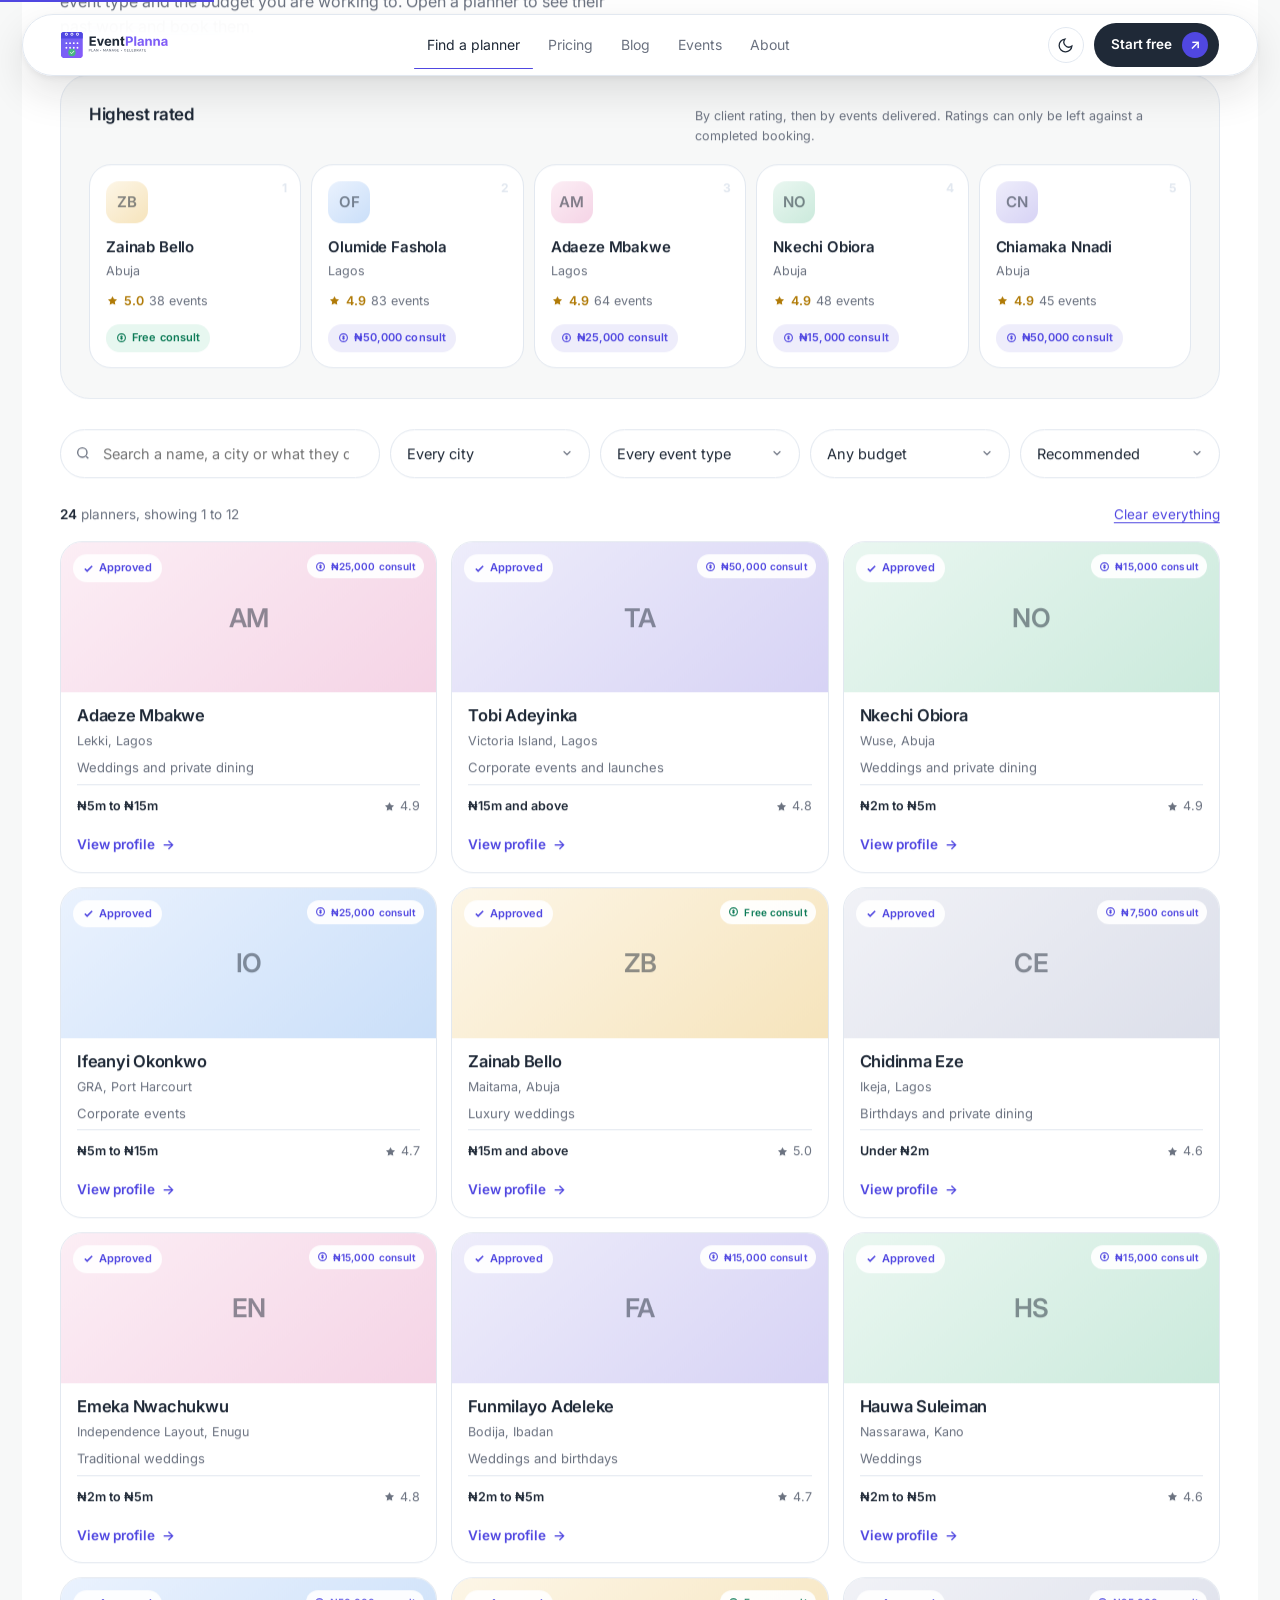
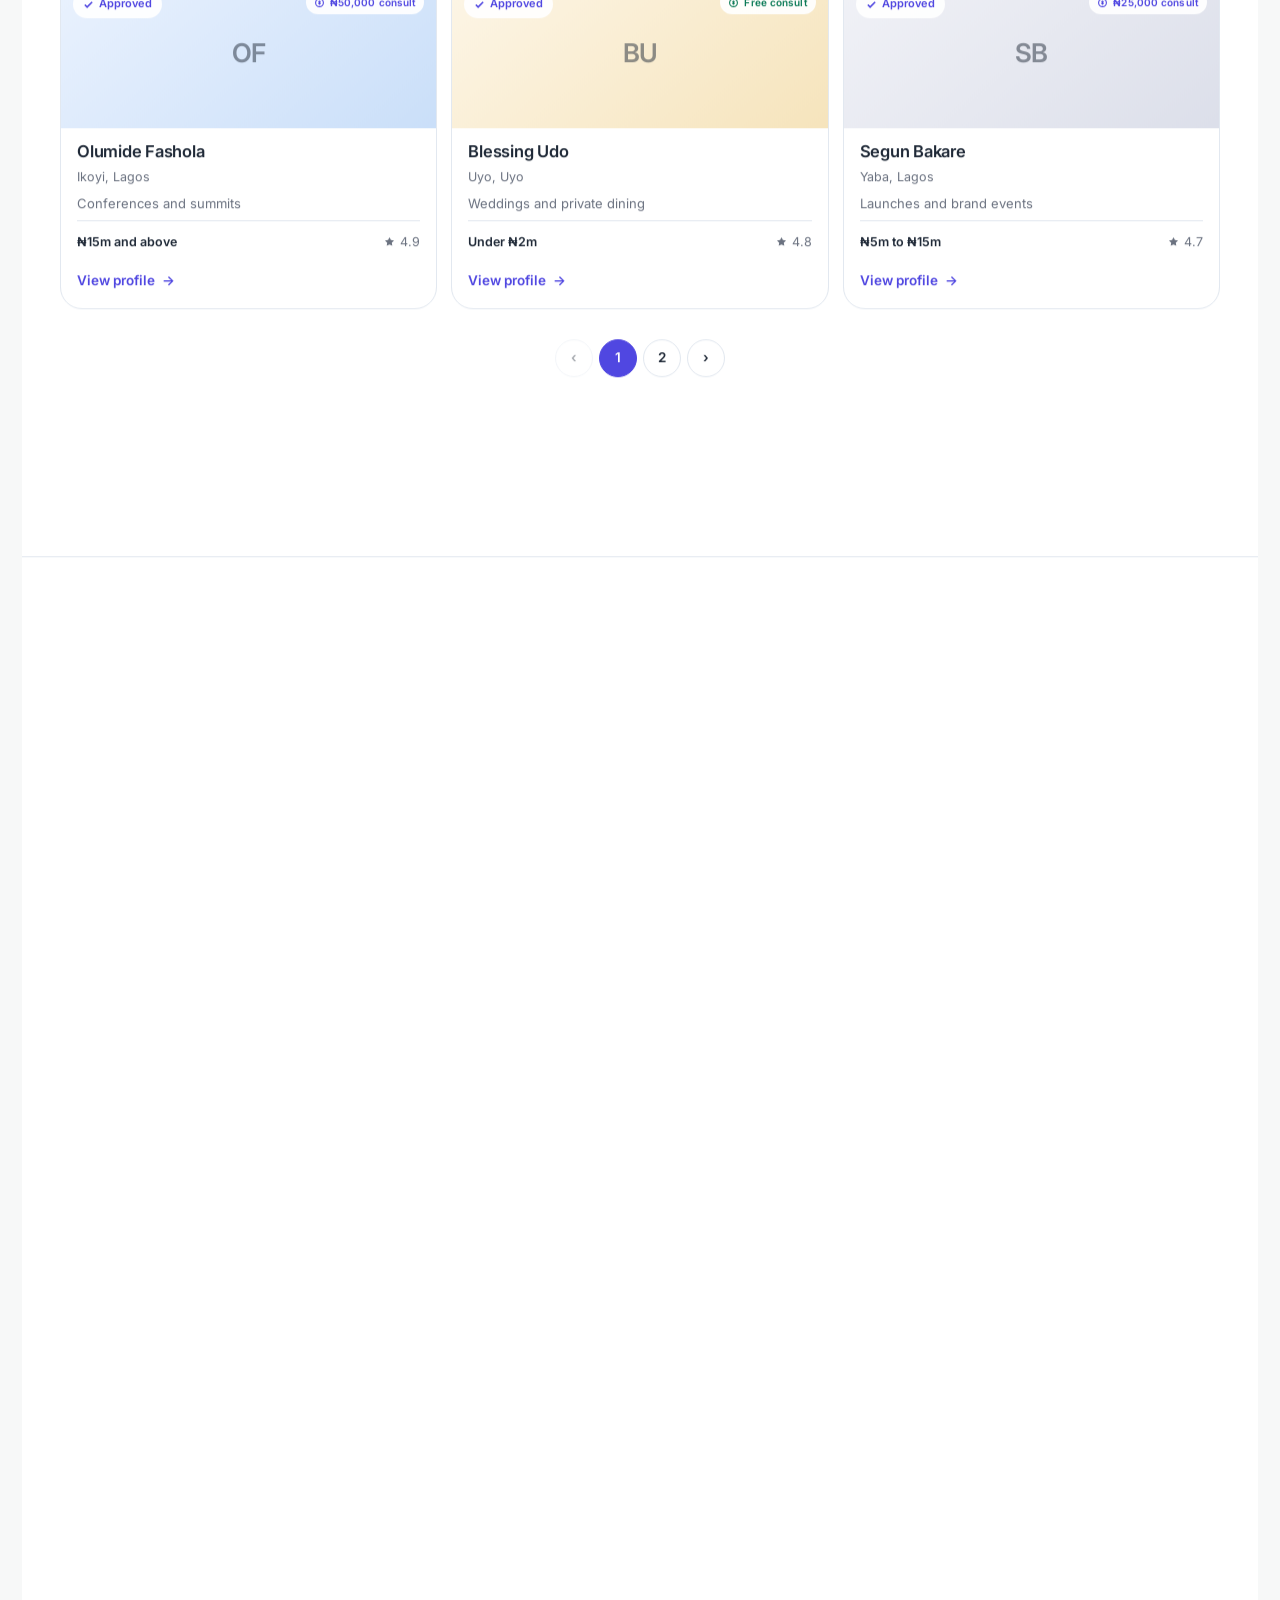
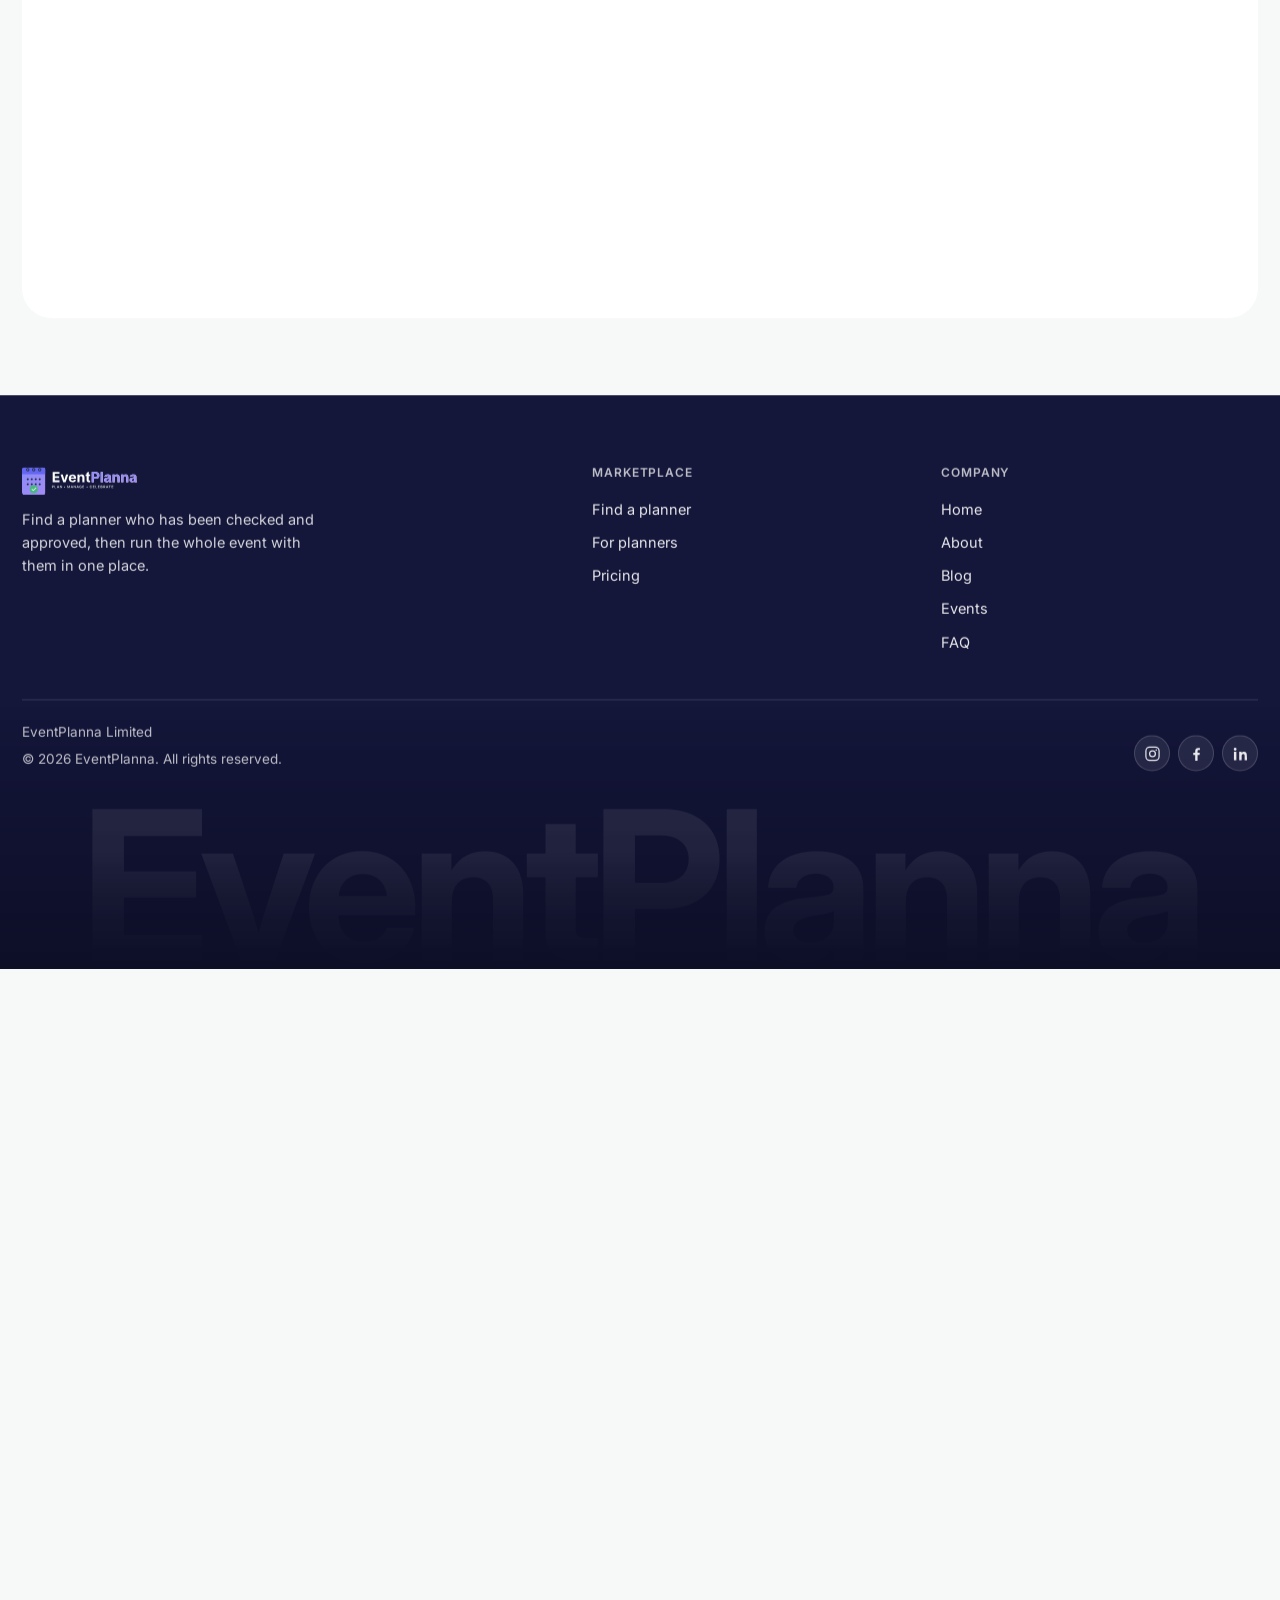
<file: marketplace.html>
<!doctype html>
<html lang="en">
<head>
<meta charset="utf-8">
<meta name="viewport" content="width=device-width, initial-scale=1">
<title>Find a planner | EventPlanna</title>
<meta name="description" content="Search event planners who were checked and approved before being listed, filter by city, event type and budget, and book or consult with them in one place. Planners: apply to be listed and run the work from one workspace.">
<link rel="icon" href="assets/favicon.svg">
<script>(function(){try{var t=localStorage.getItem('ep-theme');if(t==='dark')document.documentElement.setAttribute('data-theme','dark');}catch(e){}})();</script>
<link rel="preconnect" href="https://fonts.googleapis.com">
<link rel="preconnect" href="https://fonts.gstatic.com" crossorigin>
<link rel="preconnect" href="https://api.eventplanna.com">
<link href="https://fonts.googleapis.com/css2?family=Inter:wght@400;500;600;700&display=swap" rel="stylesheet">
<link rel="stylesheet" href="assets/styles.css?v=9">
<link rel="stylesheet" href="assets/components.css?v=9">
</head>
<body>

<div class="progress"><i></i></div>

<nav class="nav">
  <div class="nav-inner">
    <a class="logo" href="index.html"><img class="l-light" src="assets/logo-dark.svg" alt="EventPlanna"><img class="l-dark" src="assets/logo-light.svg" alt="EventPlanna"></a>
    <div class="nav-links">
      <a href="marketplace.html" aria-current="page">Find a planner</a>
      <a href="pricing.html">Pricing</a>
      <a href="blog.html">Blog</a>
      <a href="events.html">Events</a>
      <a href="about.html">About</a>
    </div>
    <button class="theme-toggle" type="button" aria-label="Switch to dark mode" title="Switch to dark mode">
      <svg class="t-moon" width="17" height="17" viewBox="0 0 24 24" fill="none" stroke="currentColor" stroke-width="1.8"><path d="M21 12.8A9 9 0 1 1 11.2 3a7 7 0 0 0 9.8 9.8z"/></svg>
      <svg class="t-sun" width="17" height="17" viewBox="0 0 24 24" fill="none" stroke="currentColor" stroke-width="1.8"><circle cx="12" cy="12" r="4.2"/><path d="M12 2v2.6M12 19.4V22M4.2 4.2l1.9 1.9M17.9 17.9l1.9 1.9M2 12h2.6M19.4 12H22M4.2 19.8l1.9-1.9M17.9 6.1l1.9-1.9"/></svg>
    </button>
    <a class="btn btn-dark btn-sm" href="index.html#start">Start free <span class="cap">&#8599;</span></a>
    <button class="nav-toggle" aria-label="Menu" aria-expanded="false"><span></span><span></span></button>
  </div>
</nav>

<div class="wrap"><div class="shell">

  <header class="phero">
    <div class="phero-grid">
      <div>
        <span class="eyebrow fade-up">Find a planner</span>
        <h1 class="fade-up d1">Every planner here <span class="hl">was checked first</span>.</h1>
        <p class="lead fade-up d2">Planners apply with a portfolio, a price range and the cities they cover, and <b>a person reviews it before anything goes live</b>.</p>
        <div class="hero-actions fade-up d3"><a class="btn btn-dark" href="#directory">Browse the directory <span class="cap">&#8599;</span></a><a class="btn btn-light" href="#for-planners">I&rsquo;m a planner <span class="cap">&#8599;</span></a></div>
      </div>
      <div class="fade-up d2 illus" aria-hidden="true">
        <span class="illus-blob a"></span><span class="illus-blob b"></span>
        <div class="illus-stack">
        <div class="illus-ghost"></div>
        <div class="ui-card chartbox">
        <div class="ui-head"><div><div class="ui-title">Traditional wedding, Ikeja</div><div class="ui-sub">12 Dec 2026, 400 guests</div></div><span class="delta info">Shortlisting</span></div>
        <div class="kpi-row">
          <div class="kpi"><div class="kpi-label">Budget</div><div class="kpi-value" data-count="&#8358;1,600,000">&#8358;0</div><div class="delta up">&#8358;752,000 left</div></div>
          <div class="kpi"><div class="kpi-label">Days to go</div><div class="kpi-value" data-count="71">0</div><div class="delta info">On schedule</div></div>
        </div>
        <div style="margin-top:14px">
          <div class="prow"><span class="nm">Venue</span><span class="track"><i style="--w:100%"></i></span><span class="val">paid</span></div>
          <div class="prow"><span class="nm">Catering</span><span class="track"><i style="--w:40%;background:var(--c6)"></i></span><span class="val">40%</span></div>
          <div class="prow"><span class="nm">Photography</span><span class="track"><i style="--w:50%"></i></span><span class="val">50%</span></div>
          <div class="prow"><span class="nm">Decor</span><span class="track"><i style="--w:0%"></i></span><span class="val">0%</span></div>
        </div>
      </div></div></div>
    </div>
  </header>

  <section class="section" id="directory">
    <div class="shead reveal">
      <span class="eyebrow">The directory</span>
      <h2>Browse planners, filtered to your event</h2>
      <p>Search by name or by what someone does, then narrow it to your city, your event type and the budget you are working to. Open a planner to see their past work and book them.</p>
    </div>

    <div class="top-rated reveal">
      <div class="tr-head"><h3>Highest rated</h3><p>By client rating, then by events delivered. Ratings can only be left against a completed booking.</p></div>
      <div class="tr-grid">
        <a class="tr-card" href="planner.html?p=zainab-bello">
          <span class="tr-rank">1</span>
          <span class="tr-mono t-cream">ZB</span>
          <span class="tr-name">Zainab Bello</span>
          <span class="tr-where">Abuja</span>
          <span class="tr-rate"><svg width="13" height="13" viewBox="0 0 24 24" fill="currentColor" stroke="none"><path d="m12 3.6 2.6 5.3 5.8.8-4.2 4.1 1 5.8-5.2-2.7-5.2 2.7 1-5.8L3.6 9.7l5.8-.8z"/></svg> 5.0 <em>38 events</em></span>
          <span class="fee-flag free"><svg width="11" height="11" viewBox="0 0 24 24" fill="none" stroke="currentColor" stroke-width="2.4"><circle cx="12" cy="12" r="8.5"/><path d="M12 7.6v8.8M9.4 10h5.2M9.4 14h5.2"/></svg> Free consult</span>
        </a>
        <a class="tr-card" href="planner.html?p=olumide-fashola">
          <span class="tr-rank">2</span>
          <span class="tr-mono t-blue">OF</span>
          <span class="tr-name">Olumide Fashola</span>
          <span class="tr-where">Lagos</span>
          <span class="tr-rate"><svg width="13" height="13" viewBox="0 0 24 24" fill="currentColor" stroke="none"><path d="m12 3.6 2.6 5.3 5.8.8-4.2 4.1 1 5.8-5.2-2.7-5.2 2.7 1-5.8L3.6 9.7l5.8-.8z"/></svg> 4.9 <em>83 events</em></span>
          <span class="fee-flag paid"><svg width="11" height="11" viewBox="0 0 24 24" fill="none" stroke="currentColor" stroke-width="2.4"><circle cx="12" cy="12" r="8.5"/><path d="M12 7.6v8.8M9.4 10h5.2M9.4 14h5.2"/></svg> ₦50,000 consult</span>
        </a>
        <a class="tr-card" href="planner.html?p=adaeze-mbakwe">
          <span class="tr-rank">3</span>
          <span class="tr-mono t-blush">AM</span>
          <span class="tr-name">Adaeze Mbakwe</span>
          <span class="tr-where">Lagos</span>
          <span class="tr-rate"><svg width="13" height="13" viewBox="0 0 24 24" fill="currentColor" stroke="none"><path d="m12 3.6 2.6 5.3 5.8.8-4.2 4.1 1 5.8-5.2-2.7-5.2 2.7 1-5.8L3.6 9.7l5.8-.8z"/></svg> 4.9 <em>64 events</em></span>
          <span class="fee-flag paid"><svg width="11" height="11" viewBox="0 0 24 24" fill="none" stroke="currentColor" stroke-width="2.4"><circle cx="12" cy="12" r="8.5"/><path d="M12 7.6v8.8M9.4 10h5.2M9.4 14h5.2"/></svg> ₦25,000 consult</span>
        </a>
        <a class="tr-card" href="planner.html?p=nkechi-obiora">
          <span class="tr-rank">4</span>
          <span class="tr-mono t-mint">NO</span>
          <span class="tr-name">Nkechi Obiora</span>
          <span class="tr-where">Abuja</span>
          <span class="tr-rate"><svg width="13" height="13" viewBox="0 0 24 24" fill="currentColor" stroke="none"><path d="m12 3.6 2.6 5.3 5.8.8-4.2 4.1 1 5.8-5.2-2.7-5.2 2.7 1-5.8L3.6 9.7l5.8-.8z"/></svg> 4.9 <em>48 events</em></span>
          <span class="fee-flag paid"><svg width="11" height="11" viewBox="0 0 24 24" fill="none" stroke="currentColor" stroke-width="2.4"><circle cx="12" cy="12" r="8.5"/><path d="M12 7.6v8.8M9.4 10h5.2M9.4 14h5.2"/></svg> ₦15,000 consult</span>
        </a>
        <a class="tr-card" href="planner.html?p=chiamaka-nnadi">
          <span class="tr-rank">5</span>
          <span class="tr-mono t-lilac">CN</span>
          <span class="tr-name">Chiamaka Nnadi</span>
          <span class="tr-where">Abuja</span>
          <span class="tr-rate"><svg width="13" height="13" viewBox="0 0 24 24" fill="currentColor" stroke="none"><path d="m12 3.6 2.6 5.3 5.8.8-4.2 4.1 1 5.8-5.2-2.7-5.2 2.7 1-5.8L3.6 9.7l5.8-.8z"/></svg> 4.9 <em>45 events</em></span>
          <span class="fee-flag paid"><svg width="11" height="11" viewBox="0 0 24 24" fill="none" stroke="currentColor" stroke-width="2.4"><circle cx="12" cy="12" r="8.5"/><path d="M12 7.6v8.8M9.4 10h5.2M9.4 14h5.2"/></svg> ₦50,000 consult</span>
        </a>
      </div>
    </div>

    <div data-dir="12">
      <div class="dir-bar">
        <div class="dir-search">
          <svg width="16" height="16" viewBox="0 0 24 24" fill="none" stroke="currentColor" stroke-width="2"><circle cx="11" cy="11" r="7"/><path d="m20 20-3.2-3.2"/></svg>
          <input type="search" data-dir-q placeholder="Search a name, a city or what they do" aria-label="Search planners">
        </div>
        <select class="fld" data-dir-pick="city" aria-label="City"><option value="">Every city</option><option value="Abuja">Abuja</option><option value="Benin City">Benin City</option><option value="Enugu">Enugu</option><option value="Ibadan">Ibadan</option><option value="Kano">Kano</option><option value="Lagos">Lagos</option><option value="Owerri">Owerri</option><option value="Port Harcourt">Port Harcourt</option><option value="Uyo">Uyo</option></select>
        <select class="fld" data-dir-pick="type" aria-label="Event type"><option value="">Every event type</option><option value="weddings">Weddings</option><option value="corporate">Corporate</option><option value="conferences">Conferences</option><option value="private">Private dining</option><option value="launches">Launches</option><option value="birthdays">Birthdays</option></select>
        <select class="fld" data-dir-pick="band" aria-label="Budget band"><option value="">Any budget</option><option value="1">Under ₦2m</option><option value="2">₦2m to ₦5m</option><option value="3">₦5m to ₦15m</option><option value="4">₦15m and above</option></select>
        <select class="fld" data-dir-pick="sort" aria-label="Sort by">
          <option value="best">Recommended</option>
          <option value="rating">Highest rated</option>
          <option value="budget">Lowest budget first</option>
          <option value="experience">Most events delivered</option>
        </select>
      </div>
      <div class="dir-head">
        <div class="dir-count" data-dir-count><b>24</b> planners</div>
        <button class="dir-reset" type="button" data-dir-reset>Clear everything</button>
      </div>
      <div class="dir-grid" data-dir-grid>
      <a class="dir-card" href="planner.html?p=adaeze-mbakwe"
        data-hay="adaeze mbakwe lekki lagos weddings and private dining full service planning day-of coordination traditional weddings supplier management" data-city="Lagos" data-types="weddings private" data-band="3"
        data-rating="4.9" data-events="64">
        <div class="dir-cover t-blush"><span class="dir-mono">AM</span><span class="dir-tag"><svg width="11" height="11" viewBox="0 0 24 24" fill="none" stroke="currentColor" stroke-width="3.4"><path d="M20 6 9 17l-5-5"/></svg> Approved</span><span class="fee-flag paid"><svg width="11" height="11" viewBox="0 0 24 24" fill="none" stroke="currentColor" stroke-width="2.4"><circle cx="12" cy="12" r="8.5"/><path d="M12 7.6v8.8M9.4 10h5.2M9.4 14h5.2"/></svg> ₦25,000 consult</span></div>
        <div class="dir-body">
          <h3>Adaeze Mbakwe</h3>
          <div class="dir-where">Lekki, Lagos</div>
          <div class="dir-spec">Weddings and private dining</div>
          <div class="dir-foot"><b>₦5m to ₦15m</b><span class="dir-star"><svg width="13" height="13" viewBox="0 0 24 24" fill="currentColor" stroke="none"><path d="m12 3.6 2.6 5.3 5.8.8-4.2 4.1 1 5.8-5.2-2.7-5.2 2.7 1-5.8L3.6 9.7l5.8-.8z"/></svg> 4.9</span></div>
          <span class="dir-open">View profile <span>&rarr;</span></span>
        </div>
      </a>
      <a class="dir-card" href="planner.html?p=tobi-adeyinka"
        data-hay="tobi adeyinka victoria island lagos corporate events and launches conferences agms product launches guest movement production" data-city="Lagos" data-types="corporate launches conferences" data-band="4"
        data-rating="4.8" data-events="91">
        <div class="dir-cover t-lilac"><span class="dir-mono">TA</span><span class="dir-tag"><svg width="11" height="11" viewBox="0 0 24 24" fill="none" stroke="currentColor" stroke-width="3.4"><path d="M20 6 9 17l-5-5"/></svg> Approved</span><span class="fee-flag paid"><svg width="11" height="11" viewBox="0 0 24 24" fill="none" stroke="currentColor" stroke-width="2.4"><circle cx="12" cy="12" r="8.5"/><path d="M12 7.6v8.8M9.4 10h5.2M9.4 14h5.2"/></svg> ₦50,000 consult</span></div>
        <div class="dir-body">
          <h3>Tobi Adeyinka</h3>
          <div class="dir-where">Victoria Island, Lagos</div>
          <div class="dir-spec">Corporate events and launches</div>
          <div class="dir-foot"><b>₦15m and above</b><span class="dir-star"><svg width="13" height="13" viewBox="0 0 24 24" fill="currentColor" stroke="none"><path d="m12 3.6 2.6 5.3 5.8.8-4.2 4.1 1 5.8-5.2-2.7-5.2 2.7 1-5.8L3.6 9.7l5.8-.8z"/></svg> 4.8</span></div>
          <span class="dir-open">View profile <span>&rarr;</span></span>
        </div>
      </a>
      <a class="dir-card" href="planner.html?p=nkechi-obiora"
        data-hay="nkechi obiora wuse abuja weddings and private dining white weddings traditional weddings intimate dinners budget rescue" data-city="Abuja" data-types="weddings private" data-band="2"
        data-rating="4.9" data-events="48">
        <div class="dir-cover t-mint"><span class="dir-mono">NO</span><span class="dir-tag"><svg width="11" height="11" viewBox="0 0 24 24" fill="none" stroke="currentColor" stroke-width="3.4"><path d="M20 6 9 17l-5-5"/></svg> Approved</span><span class="fee-flag paid"><svg width="11" height="11" viewBox="0 0 24 24" fill="none" stroke="currentColor" stroke-width="2.4"><circle cx="12" cy="12" r="8.5"/><path d="M12 7.6v8.8M9.4 10h5.2M9.4 14h5.2"/></svg> ₦15,000 consult</span></div>
        <div class="dir-body">
          <h3>Nkechi Obiora</h3>
          <div class="dir-where">Wuse, Abuja</div>
          <div class="dir-spec">Weddings and private dining</div>
          <div class="dir-foot"><b>₦2m to ₦5m</b><span class="dir-star"><svg width="13" height="13" viewBox="0 0 24 24" fill="currentColor" stroke="none"><path d="m12 3.6 2.6 5.3 5.8.8-4.2 4.1 1 5.8-5.2-2.7-5.2 2.7 1-5.8L3.6 9.7l5.8-.8z"/></svg> 4.9</span></div>
          <span class="dir-open">View profile <span>&rarr;</span></span>
        </div>
      </a>
      <a class="dir-card" href="planner.html?p=ifeanyi-okonkwo"
        data-hay="ifeanyi okonkwo gra port harcourt corporate events corporate dinners award nights conferences staff events" data-city="Port Harcourt" data-types="corporate conferences" data-band="3"
        data-rating="4.7" data-events="57">
        <div class="dir-cover t-blue"><span class="dir-mono">IO</span><span class="dir-tag"><svg width="11" height="11" viewBox="0 0 24 24" fill="none" stroke="currentColor" stroke-width="3.4"><path d="M20 6 9 17l-5-5"/></svg> Approved</span><span class="fee-flag paid"><svg width="11" height="11" viewBox="0 0 24 24" fill="none" stroke="currentColor" stroke-width="2.4"><circle cx="12" cy="12" r="8.5"/><path d="M12 7.6v8.8M9.4 10h5.2M9.4 14h5.2"/></svg> ₦25,000 consult</span></div>
        <div class="dir-body">
          <h3>Ifeanyi Okonkwo</h3>
          <div class="dir-where">GRA, Port Harcourt</div>
          <div class="dir-spec">Corporate events</div>
          <div class="dir-foot"><b>₦5m to ₦15m</b><span class="dir-star"><svg width="13" height="13" viewBox="0 0 24 24" fill="currentColor" stroke="none"><path d="m12 3.6 2.6 5.3 5.8.8-4.2 4.1 1 5.8-5.2-2.7-5.2 2.7 1-5.8L3.6 9.7l5.8-.8z"/></svg> 4.7</span></div>
          <span class="dir-open">View profile <span>&rarr;</span></span>
        </div>
      </a>
      <a class="dir-card" href="planner.html?p=zainab-bello"
        data-hay="zainab bello maitama abuja luxury weddings destination weddings multi day celebrations guest logistics styling direction" data-city="Abuja" data-types="weddings" data-band="4"
        data-rating="5.0" data-events="38">
        <div class="dir-cover t-cream"><span class="dir-mono">ZB</span><span class="dir-tag"><svg width="11" height="11" viewBox="0 0 24 24" fill="none" stroke="currentColor" stroke-width="3.4"><path d="M20 6 9 17l-5-5"/></svg> Approved</span><span class="fee-flag free"><svg width="11" height="11" viewBox="0 0 24 24" fill="none" stroke="currentColor" stroke-width="2.4"><circle cx="12" cy="12" r="8.5"/><path d="M12 7.6v8.8M9.4 10h5.2M9.4 14h5.2"/></svg> Free consult</span></div>
        <div class="dir-body">
          <h3>Zainab Bello</h3>
          <div class="dir-where">Maitama, Abuja</div>
          <div class="dir-spec">Luxury weddings</div>
          <div class="dir-foot"><b>₦15m and above</b><span class="dir-star"><svg width="13" height="13" viewBox="0 0 24 24" fill="currentColor" stroke="none"><path d="m12 3.6 2.6 5.3 5.8.8-4.2 4.1 1 5.8-5.2-2.7-5.2 2.7 1-5.8L3.6 9.7l5.8-.8z"/></svg> 5.0</span></div>
          <span class="dir-open">View profile <span>&rarr;</span></span>
        </div>
      </a>
      <a class="dir-card" href="planner.html?p=chidinma-eze"
        data-hay="chidinma eze ikeja lagos birthdays and private dining milestone birthdays anniversaries supper clubs baby showers" data-city="Lagos" data-types="birthdays private" data-band="1"
        data-rating="4.6" data-events="72">
        <div class="dir-cover t-grey"><span class="dir-mono">CE</span><span class="dir-tag"><svg width="11" height="11" viewBox="0 0 24 24" fill="none" stroke="currentColor" stroke-width="3.4"><path d="M20 6 9 17l-5-5"/></svg> Approved</span><span class="fee-flag paid"><svg width="11" height="11" viewBox="0 0 24 24" fill="none" stroke="currentColor" stroke-width="2.4"><circle cx="12" cy="12" r="8.5"/><path d="M12 7.6v8.8M9.4 10h5.2M9.4 14h5.2"/></svg> ₦7,500 consult</span></div>
        <div class="dir-body">
          <h3>Chidinma Eze</h3>
          <div class="dir-where">Ikeja, Lagos</div>
          <div class="dir-spec">Birthdays and private dining</div>
          <div class="dir-foot"><b>Under ₦2m</b><span class="dir-star"><svg width="13" height="13" viewBox="0 0 24 24" fill="currentColor" stroke="none"><path d="m12 3.6 2.6 5.3 5.8.8-4.2 4.1 1 5.8-5.2-2.7-5.2 2.7 1-5.8L3.6 9.7l5.8-.8z"/></svg> 4.6</span></div>
          <span class="dir-open">View profile <span>&rarr;</span></span>
        </div>
      </a>
      <a class="dir-card" href="planner.html?p=emeka-nwachukwu"
        data-hay="emeka nwachukwu independence layout enugu traditional weddings igbo traditional rites wine carrying family liaison multi venue days" data-city="Enugu" data-types="weddings" data-band="2"
        data-rating="4.8" data-events="44">
        <div class="dir-cover t-blush"><span class="dir-mono">EN</span><span class="dir-tag"><svg width="11" height="11" viewBox="0 0 24 24" fill="none" stroke="currentColor" stroke-width="3.4"><path d="M20 6 9 17l-5-5"/></svg> Approved</span><span class="fee-flag paid"><svg width="11" height="11" viewBox="0 0 24 24" fill="none" stroke="currentColor" stroke-width="2.4"><circle cx="12" cy="12" r="8.5"/><path d="M12 7.6v8.8M9.4 10h5.2M9.4 14h5.2"/></svg> ₦15,000 consult</span></div>
        <div class="dir-body">
          <h3>Emeka Nwachukwu</h3>
          <div class="dir-where">Independence Layout, Enugu</div>
          <div class="dir-spec">Traditional weddings</div>
          <div class="dir-foot"><b>₦2m to ₦5m</b><span class="dir-star"><svg width="13" height="13" viewBox="0 0 24 24" fill="currentColor" stroke="none"><path d="m12 3.6 2.6 5.3 5.8.8-4.2 4.1 1 5.8-5.2-2.7-5.2 2.7 1-5.8L3.6 9.7l5.8-.8z"/></svg> 4.8</span></div>
          <span class="dir-open">View profile <span>&rarr;</span></span>
        </div>
      </a>
      <a class="dir-card" href="planner.html?p=funmilayo-adeleke"
        data-hay="funmilayo adeleke bodija ibadan weddings and birthdays white weddings engagements milestone birthdays aso ebi coordination" data-city="Ibadan" data-types="weddings birthdays" data-band="2"
        data-rating="4.7" data-events="61">
        <div class="dir-cover t-lilac"><span class="dir-mono">FA</span><span class="dir-tag"><svg width="11" height="11" viewBox="0 0 24 24" fill="none" stroke="currentColor" stroke-width="3.4"><path d="M20 6 9 17l-5-5"/></svg> Approved</span><span class="fee-flag paid"><svg width="11" height="11" viewBox="0 0 24 24" fill="none" stroke="currentColor" stroke-width="2.4"><circle cx="12" cy="12" r="8.5"/><path d="M12 7.6v8.8M9.4 10h5.2M9.4 14h5.2"/></svg> ₦15,000 consult</span></div>
        <div class="dir-body">
          <h3>Funmilayo Adeleke</h3>
          <div class="dir-where">Bodija, Ibadan</div>
          <div class="dir-spec">Weddings and birthdays</div>
          <div class="dir-foot"><b>₦2m to ₦5m</b><span class="dir-star"><svg width="13" height="13" viewBox="0 0 24 24" fill="currentColor" stroke="none"><path d="m12 3.6 2.6 5.3 5.8.8-4.2 4.1 1 5.8-5.2-2.7-5.2 2.7 1-5.8L3.6 9.7l5.8-.8z"/></svg> 4.7</span></div>
          <span class="dir-open">View profile <span>&rarr;</span></span>
        </div>
      </a>
      <a class="dir-card" href="planner.html?p=hauwa-suleiman"
        data-hay="hauwa suleiman nassarawa kano weddings northern weddings fatiha walima family hosting" data-city="Kano" data-types="weddings" data-band="2"
        data-rating="4.6" data-events="33">
        <div class="dir-cover t-mint"><span class="dir-mono">HS</span><span class="dir-tag"><svg width="11" height="11" viewBox="0 0 24 24" fill="none" stroke="currentColor" stroke-width="3.4"><path d="M20 6 9 17l-5-5"/></svg> Approved</span><span class="fee-flag paid"><svg width="11" height="11" viewBox="0 0 24 24" fill="none" stroke="currentColor" stroke-width="2.4"><circle cx="12" cy="12" r="8.5"/><path d="M12 7.6v8.8M9.4 10h5.2M9.4 14h5.2"/></svg> ₦15,000 consult</span></div>
        <div class="dir-body">
          <h3>Hauwa Suleiman</h3>
          <div class="dir-where">Nassarawa, Kano</div>
          <div class="dir-spec">Weddings</div>
          <div class="dir-foot"><b>₦2m to ₦5m</b><span class="dir-star"><svg width="13" height="13" viewBox="0 0 24 24" fill="currentColor" stroke="none"><path d="m12 3.6 2.6 5.3 5.8.8-4.2 4.1 1 5.8-5.2-2.7-5.2 2.7 1-5.8L3.6 9.7l5.8-.8z"/></svg> 4.6</span></div>
          <span class="dir-open">View profile <span>&rarr;</span></span>
        </div>
      </a>
      <a class="dir-card" href="planner.html?p=olumide-fashola"
        data-hay="olumide fashola ikoyi lagos conferences and summits conferences summits hybrid events sponsor management registration" data-city="Lagos" data-types="conferences corporate" data-band="4"
        data-rating="4.9" data-events="83">
        <div class="dir-cover t-blue"><span class="dir-mono">OF</span><span class="dir-tag"><svg width="11" height="11" viewBox="0 0 24 24" fill="none" stroke="currentColor" stroke-width="3.4"><path d="M20 6 9 17l-5-5"/></svg> Approved</span><span class="fee-flag paid"><svg width="11" height="11" viewBox="0 0 24 24" fill="none" stroke="currentColor" stroke-width="2.4"><circle cx="12" cy="12" r="8.5"/><path d="M12 7.6v8.8M9.4 10h5.2M9.4 14h5.2"/></svg> ₦50,000 consult</span></div>
        <div class="dir-body">
          <h3>Olumide Fashola</h3>
          <div class="dir-where">Ikoyi, Lagos</div>
          <div class="dir-spec">Conferences and summits</div>
          <div class="dir-foot"><b>₦15m and above</b><span class="dir-star"><svg width="13" height="13" viewBox="0 0 24 24" fill="currentColor" stroke="none"><path d="m12 3.6 2.6 5.3 5.8.8-4.2 4.1 1 5.8-5.2-2.7-5.2 2.7 1-5.8L3.6 9.7l5.8-.8z"/></svg> 4.9</span></div>
          <span class="dir-open">View profile <span>&rarr;</span></span>
        </div>
      </a>
      <a class="dir-card" href="planner.html?p=blessing-udo"
        data-hay="blessing udo uyo uyo weddings and private dining white weddings traditional weddings family dinners church coordination" data-city="Uyo" data-types="weddings private" data-band="1"
        data-rating="4.8" data-events="29">
        <div class="dir-cover t-cream"><span class="dir-mono">BU</span><span class="dir-tag"><svg width="11" height="11" viewBox="0 0 24 24" fill="none" stroke="currentColor" stroke-width="3.4"><path d="M20 6 9 17l-5-5"/></svg> Approved</span><span class="fee-flag free"><svg width="11" height="11" viewBox="0 0 24 24" fill="none" stroke="currentColor" stroke-width="2.4"><circle cx="12" cy="12" r="8.5"/><path d="M12 7.6v8.8M9.4 10h5.2M9.4 14h5.2"/></svg> Free consult</span></div>
        <div class="dir-body">
          <h3>Blessing Udo</h3>
          <div class="dir-where">Uyo, Uyo</div>
          <div class="dir-spec">Weddings and private dining</div>
          <div class="dir-foot"><b>Under ₦2m</b><span class="dir-star"><svg width="13" height="13" viewBox="0 0 24 24" fill="currentColor" stroke="none"><path d="m12 3.6 2.6 5.3 5.8.8-4.2 4.1 1 5.8-5.2-2.7-5.2 2.7 1-5.8L3.6 9.7l5.8-.8z"/></svg> 4.8</span></div>
          <span class="dir-open">View profile <span>&rarr;</span></span>
        </div>
      </a>
      <a class="dir-card" href="planner.html?p=segun-bakare"
        data-hay="segun bakare yaba lagos launches and brand events product launches pop ups press days brand activations" data-city="Lagos" data-types="launches corporate" data-band="3"
        data-rating="4.7" data-events="55">
        <div class="dir-cover t-grey"><span class="dir-mono">SB</span><span class="dir-tag"><svg width="11" height="11" viewBox="0 0 24 24" fill="none" stroke="currentColor" stroke-width="3.4"><path d="M20 6 9 17l-5-5"/></svg> Approved</span><span class="fee-flag paid"><svg width="11" height="11" viewBox="0 0 24 24" fill="none" stroke="currentColor" stroke-width="2.4"><circle cx="12" cy="12" r="8.5"/><path d="M12 7.6v8.8M9.4 10h5.2M9.4 14h5.2"/></svg> ₦25,000 consult</span></div>
        <div class="dir-body">
          <h3>Segun Bakare</h3>
          <div class="dir-where">Yaba, Lagos</div>
          <div class="dir-spec">Launches and brand events</div>
          <div class="dir-foot"><b>₦5m to ₦15m</b><span class="dir-star"><svg width="13" height="13" viewBox="0 0 24 24" fill="currentColor" stroke="none"><path d="m12 3.6 2.6 5.3 5.8.8-4.2 4.1 1 5.8-5.2-2.7-5.2 2.7 1-5.8L3.6 9.7l5.8-.8z"/></svg> 4.7</span></div>
          <span class="dir-open">View profile <span>&rarr;</span></span>
        </div>
      </a>
      <a class="dir-card" href="planner.html?p=amara-chukwu"
        data-hay="amara chukwu owerri owerri traditional weddings igba nkwu traditional rites family liaison village logistics" data-city="Owerri" data-types="weddings" data-band="1"
        data-rating="4.9" data-events="41">
        <div class="dir-cover t-blush"><span class="dir-mono">AC</span><span class="dir-tag"><svg width="11" height="11" viewBox="0 0 24 24" fill="none" stroke="currentColor" stroke-width="3.4"><path d="M20 6 9 17l-5-5"/></svg> Approved</span><span class="fee-flag free"><svg width="11" height="11" viewBox="0 0 24 24" fill="none" stroke="currentColor" stroke-width="2.4"><circle cx="12" cy="12" r="8.5"/><path d="M12 7.6v8.8M9.4 10h5.2M9.4 14h5.2"/></svg> Free consult</span></div>
        <div class="dir-body">
          <h3>Amara Chukwu</h3>
          <div class="dir-where">Owerri, Owerri</div>
          <div class="dir-spec">Traditional weddings</div>
          <div class="dir-foot"><b>Under ₦2m</b><span class="dir-star"><svg width="13" height="13" viewBox="0 0 24 24" fill="currentColor" stroke="none"><path d="m12 3.6 2.6 5.3 5.8.8-4.2 4.1 1 5.8-5.2-2.7-5.2 2.7 1-5.8L3.6 9.7l5.8-.8z"/></svg> 4.9</span></div>
          <span class="dir-open">View profile <span>&rarr;</span></span>
        </div>
      </a>
      <a class="dir-card" href="planner.html?p=kelechi-agu"
        data-hay="kelechi agu asokoro abuja corporate and conferences government events conferences retreats protocol" data-city="Abuja" data-types="corporate conferences" data-band="3"
        data-rating="4.6" data-events="66">
        <div class="dir-cover t-lilac"><span class="dir-mono">KA</span><span class="dir-tag"><svg width="11" height="11" viewBox="0 0 24 24" fill="none" stroke="currentColor" stroke-width="3.4"><path d="M20 6 9 17l-5-5"/></svg> Approved</span><span class="fee-flag paid"><svg width="11" height="11" viewBox="0 0 24 24" fill="none" stroke="currentColor" stroke-width="2.4"><circle cx="12" cy="12" r="8.5"/><path d="M12 7.6v8.8M9.4 10h5.2M9.4 14h5.2"/></svg> ₦25,000 consult</span></div>
        <div class="dir-body">
          <h3>Kelechi Agu</h3>
          <div class="dir-where">Asokoro, Abuja</div>
          <div class="dir-spec">Corporate and conferences</div>
          <div class="dir-foot"><b>₦5m to ₦15m</b><span class="dir-star"><svg width="13" height="13" viewBox="0 0 24 24" fill="currentColor" stroke="none"><path d="m12 3.6 2.6 5.3 5.8.8-4.2 4.1 1 5.8-5.2-2.7-5.2 2.7 1-5.8L3.6 9.7l5.8-.8z"/></svg> 4.6</span></div>
          <span class="dir-open">View profile <span>&rarr;</span></span>
        </div>
      </a>
      <a class="dir-card" href="planner.html?p=temitope-oladele"
        data-hay="temitope oladele lekki lagos weddings white weddings traditional weddings destination styling direction" data-city="Lagos" data-types="weddings" data-band="3"
        data-rating="4.8" data-events="52">
        <div class="dir-cover t-mint"><span class="dir-mono">TO</span><span class="dir-tag"><svg width="11" height="11" viewBox="0 0 24 24" fill="none" stroke="currentColor" stroke-width="3.4"><path d="M20 6 9 17l-5-5"/></svg> Approved</span><span class="fee-flag paid"><svg width="11" height="11" viewBox="0 0 24 24" fill="none" stroke="currentColor" stroke-width="2.4"><circle cx="12" cy="12" r="8.5"/><path d="M12 7.6v8.8M9.4 10h5.2M9.4 14h5.2"/></svg> ₦25,000 consult</span></div>
        <div class="dir-body">
          <h3>Temitope Oladele</h3>
          <div class="dir-where">Lekki, Lagos</div>
          <div class="dir-spec">Weddings</div>
          <div class="dir-foot"><b>₦5m to ₦15m</b><span class="dir-star"><svg width="13" height="13" viewBox="0 0 24 24" fill="currentColor" stroke="none"><path d="m12 3.6 2.6 5.3 5.8.8-4.2 4.1 1 5.8-5.2-2.7-5.2 2.7 1-5.8L3.6 9.7l5.8-.8z"/></svg> 4.8</span></div>
          <span class="dir-open">View profile <span>&rarr;</span></span>
        </div>
      </a>
      <a class="dir-card" href="planner.html?p=grace-ekanem"
        data-hay="grace ekanem trans amadi port harcourt birthdays and anniversaries milestone birthdays anniversaries surprise parties home events" data-city="Port Harcourt" data-types="birthdays private" data-band="1"
        data-rating="4.5" data-events="47">
        <div class="dir-cover t-blue"><span class="dir-mono">GE</span><span class="dir-tag"><svg width="11" height="11" viewBox="0 0 24 24" fill="none" stroke="currentColor" stroke-width="3.4"><path d="M20 6 9 17l-5-5"/></svg> Approved</span><span class="fee-flag free"><svg width="11" height="11" viewBox="0 0 24 24" fill="none" stroke="currentColor" stroke-width="2.4"><circle cx="12" cy="12" r="8.5"/><path d="M12 7.6v8.8M9.4 10h5.2M9.4 14h5.2"/></svg> Free consult</span></div>
        <div class="dir-body">
          <h3>Grace Ekanem</h3>
          <div class="dir-where">Trans Amadi, Port Harcourt</div>
          <div class="dir-spec">Birthdays and anniversaries</div>
          <div class="dir-foot"><b>Under ₦2m</b><span class="dir-star"><svg width="13" height="13" viewBox="0 0 24 24" fill="currentColor" stroke="none"><path d="m12 3.6 2.6 5.3 5.8.8-4.2 4.1 1 5.8-5.2-2.7-5.2 2.7 1-5.8L3.6 9.7l5.8-.8z"/></svg> 4.5</span></div>
          <span class="dir-open">View profile <span>&rarr;</span></span>
        </div>
      </a>
      <a class="dir-card" href="planner.html?p=yusuf-danladi"
        data-hay="yusuf danladi garki abuja conferences and summits summits policy events delegations interpretation accreditation" data-city="Abuja" data-types="conferences corporate" data-band="4"
        data-rating="4.7" data-events="74">
        <div class="dir-cover t-cream"><span class="dir-mono">YD</span><span class="dir-tag"><svg width="11" height="11" viewBox="0 0 24 24" fill="none" stroke="currentColor" stroke-width="3.4"><path d="M20 6 9 17l-5-5"/></svg> Approved</span><span class="fee-flag paid"><svg width="11" height="11" viewBox="0 0 24 24" fill="none" stroke="currentColor" stroke-width="2.4"><circle cx="12" cy="12" r="8.5"/><path d="M12 7.6v8.8M9.4 10h5.2M9.4 14h5.2"/></svg> ₦50,000 consult</span></div>
        <div class="dir-body">
          <h3>Yusuf Danladi</h3>
          <div class="dir-where">Garki, Abuja</div>
          <div class="dir-spec">Conferences and summits</div>
          <div class="dir-foot"><b>₦15m and above</b><span class="dir-star"><svg width="13" height="13" viewBox="0 0 24 24" fill="currentColor" stroke="none"><path d="m12 3.6 2.6 5.3 5.8.8-4.2 4.1 1 5.8-5.2-2.7-5.2 2.7 1-5.8L3.6 9.7l5.8-.8z"/></svg> 4.7</span></div>
          <span class="dir-open">View profile <span>&rarr;</span></span>
        </div>
      </a>
      <a class="dir-card" href="planner.html?p=ngozi-anyanwu"
        data-hay="ngozi anyanwu gra benin city weddings and private dining white weddings traditional rites private dinners supplier sourcing" data-city="Benin City" data-types="weddings private" data-band="2"
        data-rating="4.8" data-events="36">
        <div class="dir-cover t-grey"><span class="dir-mono">NA</span><span class="dir-tag"><svg width="11" height="11" viewBox="0 0 24 24" fill="none" stroke="currentColor" stroke-width="3.4"><path d="M20 6 9 17l-5-5"/></svg> Approved</span><span class="fee-flag paid"><svg width="11" height="11" viewBox="0 0 24 24" fill="none" stroke="currentColor" stroke-width="2.4"><circle cx="12" cy="12" r="8.5"/><path d="M12 7.6v8.8M9.4 10h5.2M9.4 14h5.2"/></svg> ₦15,000 consult</span></div>
        <div class="dir-body">
          <h3>Ngozi Anyanwu</h3>
          <div class="dir-where">GRA, Benin City</div>
          <div class="dir-spec">Weddings and private dining</div>
          <div class="dir-foot"><b>₦2m to ₦5m</b><span class="dir-star"><svg width="13" height="13" viewBox="0 0 24 24" fill="currentColor" stroke="none"><path d="m12 3.6 2.6 5.3 5.8.8-4.2 4.1 1 5.8-5.2-2.7-5.2 2.7 1-5.8L3.6 9.7l5.8-.8z"/></svg> 4.8</span></div>
          <span class="dir-open">View profile <span>&rarr;</span></span>
        </div>
      </a>
      <a class="dir-card" href="planner.html?p=damilola-sanni"
        data-hay="damilola sanni surulere lagos birthdays and launches milestone birthdays pop ups listening parties brand activations" data-city="Lagos" data-types="birthdays launches" data-band="1"
        data-rating="4.6" data-events="58">
        <div class="dir-cover t-blush"><span class="dir-mono">DS</span><span class="dir-tag"><svg width="11" height="11" viewBox="0 0 24 24" fill="none" stroke="currentColor" stroke-width="3.4"><path d="M20 6 9 17l-5-5"/></svg> Approved</span><span class="fee-flag free"><svg width="11" height="11" viewBox="0 0 24 24" fill="none" stroke="currentColor" stroke-width="2.4"><circle cx="12" cy="12" r="8.5"/><path d="M12 7.6v8.8M9.4 10h5.2M9.4 14h5.2"/></svg> Free consult</span></div>
        <div class="dir-body">
          <h3>Damilola Sanni</h3>
          <div class="dir-where">Surulere, Lagos</div>
          <div class="dir-spec">Birthdays and launches</div>
          <div class="dir-foot"><b>Under ₦2m</b><span class="dir-star"><svg width="13" height="13" viewBox="0 0 24 24" fill="currentColor" stroke="none"><path d="m12 3.6 2.6 5.3 5.8.8-4.2 4.1 1 5.8-5.2-2.7-5.2 2.7 1-5.8L3.6 9.7l5.8-.8z"/></svg> 4.6</span></div>
          <span class="dir-open">View profile <span>&rarr;</span></span>
        </div>
      </a>
      <a class="dir-card" href="planner.html?p=chiamaka-nnadi"
        data-hay="chiamaka nnadi jabi abuja luxury weddings destination weddings multi day celebrations guest travel styling direction" data-city="Abuja" data-types="weddings" data-band="4"
        data-rating="4.9" data-events="45">
        <div class="dir-cover t-lilac"><span class="dir-mono">CN</span><span class="dir-tag"><svg width="11" height="11" viewBox="0 0 24 24" fill="none" stroke="currentColor" stroke-width="3.4"><path d="M20 6 9 17l-5-5"/></svg> Approved</span><span class="fee-flag paid"><svg width="11" height="11" viewBox="0 0 24 24" fill="none" stroke="currentColor" stroke-width="2.4"><circle cx="12" cy="12" r="8.5"/><path d="M12 7.6v8.8M9.4 10h5.2M9.4 14h5.2"/></svg> ₦50,000 consult</span></div>
        <div class="dir-body">
          <h3>Chiamaka Nnadi</h3>
          <div class="dir-where">Jabi, Abuja</div>
          <div class="dir-spec">Luxury weddings</div>
          <div class="dir-foot"><b>₦15m and above</b><span class="dir-star"><svg width="13" height="13" viewBox="0 0 24 24" fill="currentColor" stroke="none"><path d="m12 3.6 2.6 5.3 5.8.8-4.2 4.1 1 5.8-5.2-2.7-5.2 2.7 1-5.8L3.6 9.7l5.8-.8z"/></svg> 4.9</span></div>
          <span class="dir-open">View profile <span>&rarr;</span></span>
        </div>
      </a>
      <a class="dir-card" href="planner.html?p=bukola-ogunleye"
        data-hay="bukola ogunleye oluyole ibadan corporate events corporate dinners staff events agms training days" data-city="Ibadan" data-types="corporate" data-band="2"
        data-rating="4.5" data-events="39">
        <div class="dir-cover t-mint"><span class="dir-mono">BO</span><span class="dir-tag"><svg width="11" height="11" viewBox="0 0 24 24" fill="none" stroke="currentColor" stroke-width="3.4"><path d="M20 6 9 17l-5-5"/></svg> Approved</span><span class="fee-flag paid"><svg width="11" height="11" viewBox="0 0 24 24" fill="none" stroke="currentColor" stroke-width="2.4"><circle cx="12" cy="12" r="8.5"/><path d="M12 7.6v8.8M9.4 10h5.2M9.4 14h5.2"/></svg> ₦15,000 consult</span></div>
        <div class="dir-body">
          <h3>Bukola Ogunleye</h3>
          <div class="dir-where">Oluyole, Ibadan</div>
          <div class="dir-spec">Corporate events</div>
          <div class="dir-foot"><b>₦2m to ₦5m</b><span class="dir-star"><svg width="13" height="13" viewBox="0 0 24 24" fill="currentColor" stroke="none"><path d="m12 3.6 2.6 5.3 5.8.8-4.2 4.1 1 5.8-5.2-2.7-5.2 2.7 1-5.8L3.6 9.7l5.8-.8z"/></svg> 4.5</span></div>
          <span class="dir-open">View profile <span>&rarr;</span></span>
        </div>
      </a>
      <a class="dir-card" href="planner.html?p=uche-ibe"
        data-hay="uche ibe new haven enugu weddings and corporate white weddings traditional rites corporate dinners award nights" data-city="Enugu" data-types="weddings corporate" data-band="2"
        data-rating="4.7" data-events="50">
        <div class="dir-cover t-blue"><span class="dir-mono">UI</span><span class="dir-tag"><svg width="11" height="11" viewBox="0 0 24 24" fill="none" stroke="currentColor" stroke-width="3.4"><path d="M20 6 9 17l-5-5"/></svg> Approved</span><span class="fee-flag paid"><svg width="11" height="11" viewBox="0 0 24 24" fill="none" stroke="currentColor" stroke-width="2.4"><circle cx="12" cy="12" r="8.5"/><path d="M12 7.6v8.8M9.4 10h5.2M9.4 14h5.2"/></svg> ₦15,000 consult</span></div>
        <div class="dir-body">
          <h3>Uche Ibe</h3>
          <div class="dir-where">New Haven, Enugu</div>
          <div class="dir-spec">Weddings and corporate</div>
          <div class="dir-foot"><b>₦2m to ₦5m</b><span class="dir-star"><svg width="13" height="13" viewBox="0 0 24 24" fill="currentColor" stroke="none"><path d="m12 3.6 2.6 5.3 5.8.8-4.2 4.1 1 5.8-5.2-2.7-5.2 2.7 1-5.8L3.6 9.7l5.8-.8z"/></svg> 4.7</span></div>
          <span class="dir-open">View profile <span>&rarr;</span></span>
        </div>
      </a>
      <a class="dir-card" href="planner.html?p=rukayat-lawal"
        data-hay="rukayat lawal ikoyi lagos private dining private dinners supper clubs chef collaborations wine evenings" data-city="Lagos" data-types="private" data-band="3"
        data-rating="4.8" data-events="43">
        <div class="dir-cover t-cream"><span class="dir-mono">RL</span><span class="dir-tag"><svg width="11" height="11" viewBox="0 0 24 24" fill="none" stroke="currentColor" stroke-width="3.4"><path d="M20 6 9 17l-5-5"/></svg> Approved</span><span class="fee-flag paid"><svg width="11" height="11" viewBox="0 0 24 24" fill="none" stroke="currentColor" stroke-width="2.4"><circle cx="12" cy="12" r="8.5"/><path d="M12 7.6v8.8M9.4 10h5.2M9.4 14h5.2"/></svg> ₦25,000 consult</span></div>
        <div class="dir-body">
          <h3>Rukayat Lawal</h3>
          <div class="dir-where">Ikoyi, Lagos</div>
          <div class="dir-spec">Private dining</div>
          <div class="dir-foot"><b>₦5m to ₦15m</b><span class="dir-star"><svg width="13" height="13" viewBox="0 0 24 24" fill="currentColor" stroke="none"><path d="m12 3.6 2.6 5.3 5.8.8-4.2 4.1 1 5.8-5.2-2.7-5.2 2.7 1-5.8L3.6 9.7l5.8-.8z"/></svg> 4.8</span></div>
          <span class="dir-open">View profile <span>&rarr;</span></span>
        </div>
      </a>
      <a class="dir-card" href="planner.html?p=peter-etim"
        data-hay="peter etim uyo uyo conferences conferences church conventions training days registration" data-city="Uyo" data-types="conferences corporate" data-band="2"
        data-rating="4.6" data-events="31">
        <div class="dir-cover t-grey"><span class="dir-mono">PE</span><span class="dir-tag"><svg width="11" height="11" viewBox="0 0 24 24" fill="none" stroke="currentColor" stroke-width="3.4"><path d="M20 6 9 17l-5-5"/></svg> Approved</span><span class="fee-flag paid"><svg width="11" height="11" viewBox="0 0 24 24" fill="none" stroke="currentColor" stroke-width="2.4"><circle cx="12" cy="12" r="8.5"/><path d="M12 7.6v8.8M9.4 10h5.2M9.4 14h5.2"/></svg> ₦15,000 consult</span></div>
        <div class="dir-body">
          <h3>Peter Etim</h3>
          <div class="dir-where">Uyo, Uyo</div>
          <div class="dir-spec">Conferences</div>
          <div class="dir-foot"><b>₦2m to ₦5m</b><span class="dir-star"><svg width="13" height="13" viewBox="0 0 24 24" fill="currentColor" stroke="none"><path d="m12 3.6 2.6 5.3 5.8.8-4.2 4.1 1 5.8-5.2-2.7-5.2 2.7 1-5.8L3.6 9.7l5.8-.8z"/></svg> 4.6</span></div>
          <span class="dir-open">View profile <span>&rarr;</span></span>
        </div>
      </a>
      </div>
      <div class="dir-empty" data-dir-empty hidden>Nothing matches that combination yet. Try a wider budget band, or clear the filters and start again.</div>
      <div class="dir-pager" data-dir-pager hidden></div>
    </div>
  </section>

  <section class="section half-break" id="for-planners">
    <div class="shead reveal">
      <span class="eyebrow">Turn the page over</span>
      <h2>Not planning an event. <span class="mark">Running them.</span></h2>
      <p>Everything above is what a client sees. The rest of this page is the other side of the same marketplace.</p>
    </div>
    <div class="duo reveal">
      <div>
        <h3 style="font-size:clamp(20px,2.4vw,27px)">Get found. Then run the work.</h3>
        <p class="lead" style="margin-top:18px">Apply once to be listed. Once you are approved, clients can find you, brief you and book you, and <b>budgets, tasks, your team and the client portal</b> live in the same place. You pay for actions, not for access, so a quiet quarter costs you nothing.</p>
        <div class="hero-actions" style="margin-top:26px">
          <a class="btn btn-dark" href="#apply">Apply to be listed <span class="cap">&#8599;</span></a>
          <a class="btn btn-light" href="playground.html">Try the workspace <span class="cap">&#8599;</span></a>
        </div>
      </div>
      <div class="illus" aria-hidden="true">
        <span class="illus-blob a"></span><span class="illus-blob b"></span>
        <div class="illus-stack">
        <div class="illus-ghost"></div>
        <div class="ui-card chartbox">
        <div class="ui-head"><div><div class="ui-title">Your events</div><div class="ui-sub">October 2026, 6 active</div></div><span class="delta up">2 new briefs</span></div>
        <div class="kpi-row">
          <div class="kpi"><div class="kpi-label">Under management</div><div class="kpi-value" style="color:var(--green)" data-count="&#8358;24.6M">&#8358;0</div><div class="delta up">Across 6 events</div></div>
          <div class="kpi"><div class="kpi-label">Credits left</div><div class="kpi-value" data-count="1,840">0</div><div class="delta info">No renewal date</div></div>
        </div>
        <div style="margin-top:14px">
          <div class="prow"><span class="nm">Adeyemi wed.</span><span class="track"><i style="--w:86%"></i></span><span class="val">86%</span></div>
          <div class="prow"><span class="nm">Zenith AGM</span><span class="track"><i style="--w:62%"></i></span><span class="val">62%</span></div>
          <div class="prow"><span class="nm">Okafor 50th</span><span class="track"><i style="--w:34%;background:var(--c6)"></i></span><span class="val">34%</span></div>
          <div class="prow"><span class="nm">Ire launch</span><span class="track"><i style="--w:11%;background:var(--c-neutral)"></i></span><span class="val">11%</span></div>
        </div>
      </div></div></div>
    </div>
  </section>

  <section class="section" id="apply">
    <div class="shead reveal">
      <span class="eyebrow">Getting listed</span>
      <h2>Apply once. A person reviews it.</h2>
      <p>Listing is free, approval is never automatic, and there is no paying to rank.</p>
    </div>
    <div class="duo reveal">
      <div class="flow">
        <div class="fstep"><span class="fn">1</span><div><b>You apply</b><small>Portfolio, price range, the cities you cover, the event types you take</small></div></div>
        <div class="fline"></div>
        <div class="fstep"><span class="fn">2</span><div><b>We review it</b><small>Checked by a person in the admin portal. Nothing goes live on its own</small></div></div>
        <div class="fline"></div>
        <div class="fstep on"><span class="fn"><svg width="13" height="13" viewBox="0 0 24 24" fill="none" stroke="currentColor" stroke-width="3"><path d="M20 6 9 17l-5-5"/></svg></span><div><b>You are listed</b><small>Clients browse, compare and send you briefs with a real budget attached</small></div></div>
      </div>
      <div>
        <h3 style="font-size:clamp(20px,2.4vw,27px)">What we ask for</h3>
        <ul class="ticks">
          <li><svg width="16" height="16" viewBox="0 0 24 24" fill="none" stroke="#5047e1" stroke-width="3"><path d="M20 6 9 17l-5-5"/></svg> A portfolio of events you actually delivered</li>
          <li><svg width="16" height="16" viewBox="0 0 24 24" fill="none" stroke="#5047e1" stroke-width="3"><path d="M20 6 9 17l-5-5"/></svg> The cities and areas you genuinely cover</li>
          <li><svg width="16" height="16" viewBox="0 0 24 24" fill="none" stroke="#5047e1" stroke-width="3"><path d="M20 6 9 17l-5-5"/></svg> A price range, so briefs reach you in the right band</li>
          <li><svg width="16" height="16" viewBox="0 0 24 24" fill="none" stroke="#5047e1" stroke-width="3"><path d="M20 6 9 17l-5-5"/></svg> The event types you want, and the ones you do not</li>
        </ul>
        <div class="hero-actions" style="margin-top:20px">
          <a class="btn btn-dark" href="index.html#start">Create an account <span class="cap">&#8599;</span></a>
        </div>
      </div>
    </div>
  </section>

  <section class="section" id="workspace">
    <div class="shead reveal">
      <span class="eyebrow">The workspace</span>
      <h2>Six things that stop falling through <span class="mark">the cracks</span></h2>
      <p>Winning the brief is the visible part of the job. Everything after it is where events quietly go wrong. <a href="playground.html">Open the workspace and use it</a>, no account needed.</p>
    </div>
    <div class="cards cap-grid stagger">
      <div class="card"><h3>Budgets that reconcile</h3><p>Allocate by category, land every quote and payment against a line, and watch allocated, spent and remaining stay in agreement. An alert fires at 85%.</p></div>
      <div class="card"><h3>Phases and tasks</h3><p>Each event breaks into phases with their own checklists. Tasks carry an owner, a due date and a status, so progress counts finished work instead of guessing.</p></div>
      <div class="card"><h3>Bookings end to end</h3><p>Request, quote, accept, contract, deposit, balance, completion. Six states, each timestamped, so nothing important was agreed in a chat you cannot find.</p></div>
      <div class="card"><h3>A team with real roles</h3><p>Managers, coordinators and assistants each get the access their job needs and see only the events they are assigned to.</p></div>
      <div class="card"><h3>A client portal</h3><p>Share progress, the budget and decisions that need a yes, without handing the client the keys to your workspace or your cost base.</p></div>
      <div class="card"><h3>Messaging in context</h3><p>Every thread sits against the booking it belongs to, so the quote, the revision and what was agreed stay together.</p></div>
    </div>
  </section>

  <section class="section" id="cta">
    <div class="cta reveal">
      <h2>Start with 200 free credits</h2>
      <p>Whichever side of the marketplace you are on, the first 200 credits are on us and nothing renews.</p>
      <div class="cta-actions">
        <a class="btn btn-green" href="#directory">Find a planner <span class="cap">&#8599;</span></a>
        <a class="btn btn-light" href="#apply">Apply to be listed <span class="cap">&#8599;</span></a>
      </div>
    </div>
  </section>
</div></div>

<footer>
  <div class="wrap">
    <div class="foot-grid">
      <div class="foot-brand">
        <a class="logo" href="index.html" style="height:28px"><img src="assets/logo-light.svg" alt="EventPlanna" style="height:28px"></a>
        <p>Find a planner who has been checked and approved, then run the whole event with them in one place.</p>
      </div>
      <div><h4>Marketplace</h4><a href="marketplace.html">Find a planner</a><a href="marketplace.html#for-planners">For planners</a><a href="pricing.html">Pricing</a></div>
      <div><h4>Company</h4><a href="index.html">Home</a><a href="about.html">About</a><a href="blog.html">Blog</a><a href="events.html">Events</a><a href="faq.html">FAQ</a></div>
    </div>
    <div class="foot-bot">
      <div>
        <div>EventPlanna Limited</div>
        <div style="margin-top:6px">&copy; 2026 EventPlanna. All rights reserved.</div>
      </div>
      <div class="socials"><a class="soc" href="https://www.instagram.com/theeventplanna/" target="_blank" rel="noopener" aria-label="EventPlanna on Instagram" title="Instagram"><svg width="17" height="17" viewBox="0 0 24 24" fill="none" stroke="currentColor" stroke-width="1.7" stroke-linejoin="round"><rect x="2.7" y="2.7" width="18.6" height="18.6" rx="5.4"/><circle cx="12" cy="12" r="4.1"/><circle cx="17.3" cy="6.8" r="1.15" fill="currentColor" stroke="none"/></svg></a><a class="soc" href="https://www.facebook.com/profile.php?id=61594179380852" target="_blank" rel="noopener" aria-label="EventPlanna on Facebook" title="Facebook"><svg width="17" height="17" viewBox="0 0 24 24" fill="currentColor" stroke="none" stroke-linejoin="round"><path d="M13.5 21.9v-8.2h2.76l.41-3.2h-3.17V8.44c0-.93.26-1.56 1.59-1.56h1.7V4.01c-.3-.04-1.3-.13-2.48-.13-2.45 0-4.13 1.5-4.13 4.25v2.37H7.42v3.2h2.76v8.2z"/></svg></a><a class="soc" href="https://www.linkedin.com/company/112656623/" target="_blank" rel="noopener" aria-label="EventPlanna on LinkedIn" title="LinkedIn"><svg width="17" height="17" viewBox="0 0 24 24" fill="currentColor" stroke="none" stroke-linejoin="round"><path d="M6.17 21.3H2.72V9.2h3.45zM4.44 7.69a2 2 0 1 1 0-4.01 2 2 0 0 1 0 4.01M21.28 21.3h-3.44v-5.89c0-1.4-.03-3.2-1.96-3.2-1.96 0-2.26 1.53-2.26 3.1v5.99h-3.45V9.2h3.31v1.65h.05c.46-.87 1.58-1.79 3.26-1.79 3.49 0 4.13 2.3 4.13 5.28z"/></svg></a></div>
    </div>
  </div>
  <div class="foot-mark" aria-hidden="true">EventPlanna</div>
</footer>

<script src="assets/app.js?v=9"></script>
<script src="assets/data.js?v=9"></script>
</body>
</html>
</file>
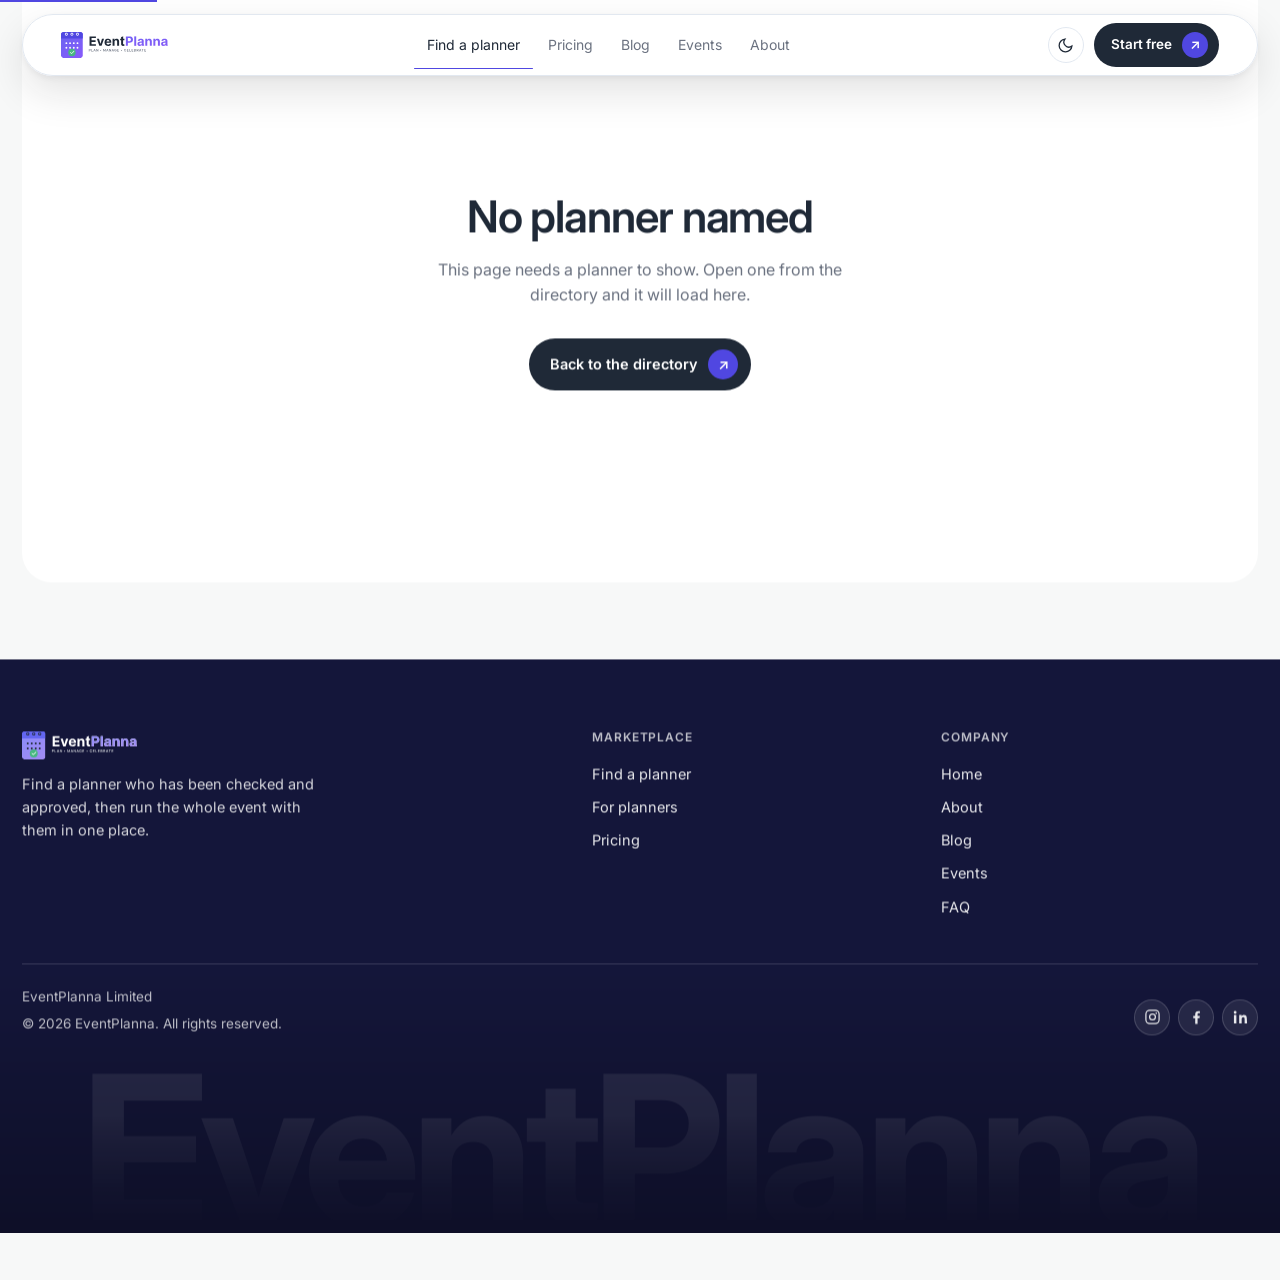
<file: planner.html>
<!doctype html>
<html lang="en">
<head>
<meta charset="utf-8">
<meta name="viewport" content="width=device-width, initial-scale=1">
<title>Planner | EventPlanna</title>
<meta name="description" content="An approved EventPlanna planner: past events, portfolio, what they take on, and a consultation you can book in the same page.">
<link rel="icon" href="assets/favicon.svg">
<script>(function(){try{var t=localStorage.getItem('ep-theme');if(t==='dark')document.documentElement.setAttribute('data-theme','dark');}catch(e){}})();</script>
<link rel="preconnect" href="https://fonts.googleapis.com">
<link rel="preconnect" href="https://fonts.gstatic.com" crossorigin>
<link rel="preconnect" href="https://api.eventplanna.com">
<link href="https://fonts.googleapis.com/css2?family=Inter:wght@400;500;600;700&display=swap" rel="stylesheet">
<link rel="stylesheet" href="assets/styles.css?v=9">
<link rel="stylesheet" href="assets/components.css?v=9">
</head>
<body>

<div class="progress"><i></i></div>

<nav class="nav">
  <div class="nav-inner">
    <a class="logo" href="index.html"><img class="l-light" src="assets/logo-dark.svg" alt="EventPlanna"><img class="l-dark" src="assets/logo-light.svg" alt="EventPlanna"></a>
    <div class="nav-links">
      <a href="marketplace.html" aria-current="page">Find a planner</a>
      <a href="pricing.html">Pricing</a>
      <a href="blog.html">Blog</a>
      <a href="events.html">Events</a>
      <a href="about.html">About</a>
    </div>
    <button class="theme-toggle" type="button" aria-label="Switch to dark mode" title="Switch to dark mode">
      <svg class="t-moon" width="17" height="17" viewBox="0 0 24 24" fill="none" stroke="currentColor" stroke-width="1.8"><path d="M21 12.8A9 9 0 1 1 11.2 3a7 7 0 0 0 9.8 9.8z"/></svg>
      <svg class="t-sun" width="17" height="17" viewBox="0 0 24 24" fill="none" stroke="currentColor" stroke-width="1.8"><circle cx="12" cy="12" r="4.2"/><path d="M12 2v2.6M12 19.4V22M4.2 4.2l1.9 1.9M17.9 17.9l1.9 1.9M2 12h2.6M19.4 12H22M4.2 19.8l1.9-1.9M17.9 6.1l1.9-1.9"/></svg>
    </button>
    <a class="btn btn-dark btn-sm" href="index.html#start">Start free <span class="cap">&#8599;</span></a>
    <button class="nav-toggle" aria-label="Menu" aria-expanded="false"><span></span><span></span></button>
  </div>
</nav>

<div class="wrap"><div class="shell">

  <div data-planner data-v="9">
    <section class="section" style="padding-top:clamp(96px,12vw,150px)">
      <div class="plp-miss">
        <h1>No planner named</h1>
        <p>This page needs a planner to show. Open one from the directory and it will load here.</p>
        <div class="hero-actions" style="justify-content:center">
          <a class="btn btn-dark" href="marketplace.html#directory">Back to the directory <span class="cap">&#8599;</span></a>
        </div>
      </div>
    </section>
  </div>
</div></div>

<footer>
  <div class="wrap">
    <div class="foot-grid">
      <div class="foot-brand">
        <a class="logo" href="index.html" style="height:28px"><img src="assets/logo-light.svg" alt="EventPlanna" style="height:28px"></a>
        <p>Find a planner who has been checked and approved, then run the whole event with them in one place.</p>
      </div>
      <div><h4>Marketplace</h4><a href="marketplace.html">Find a planner</a><a href="marketplace.html#for-planners">For planners</a><a href="pricing.html">Pricing</a></div>
      <div><h4>Company</h4><a href="index.html">Home</a><a href="about.html">About</a><a href="blog.html">Blog</a><a href="events.html">Events</a><a href="faq.html">FAQ</a></div>
    </div>
    <div class="foot-bot">
      <div>
        <div>EventPlanna Limited</div>
        <div style="margin-top:6px">&copy; 2026 EventPlanna. All rights reserved.</div>
      </div>
      <div class="socials"><a class="soc" href="https://www.instagram.com/theeventplanna/" target="_blank" rel="noopener" aria-label="EventPlanna on Instagram" title="Instagram"><svg width="17" height="17" viewBox="0 0 24 24" fill="none" stroke="currentColor" stroke-width="1.7" stroke-linejoin="round"><rect x="2.7" y="2.7" width="18.6" height="18.6" rx="5.4"/><circle cx="12" cy="12" r="4.1"/><circle cx="17.3" cy="6.8" r="1.15" fill="currentColor" stroke="none"/></svg></a><a class="soc" href="https://www.facebook.com/profile.php?id=61594179380852" target="_blank" rel="noopener" aria-label="EventPlanna on Facebook" title="Facebook"><svg width="17" height="17" viewBox="0 0 24 24" fill="currentColor" stroke="none" stroke-linejoin="round"><path d="M13.5 21.9v-8.2h2.76l.41-3.2h-3.17V8.44c0-.93.26-1.56 1.59-1.56h1.7V4.01c-.3-.04-1.3-.13-2.48-.13-2.45 0-4.13 1.5-4.13 4.25v2.37H7.42v3.2h2.76v8.2z"/></svg></a><a class="soc" href="https://www.linkedin.com/company/112656623/" target="_blank" rel="noopener" aria-label="EventPlanna on LinkedIn" title="LinkedIn"><svg width="17" height="17" viewBox="0 0 24 24" fill="currentColor" stroke="none" stroke-linejoin="round"><path d="M6.17 21.3H2.72V9.2h3.45zM4.44 7.69a2 2 0 1 1 0-4.01 2 2 0 0 1 0 4.01M21.28 21.3h-3.44v-5.89c0-1.4-.03-3.2-1.96-3.2-1.96 0-2.26 1.53-2.26 3.1v5.99h-3.45V9.2h3.31v1.65h.05c.46-.87 1.58-1.79 3.26-1.79 3.49 0 4.13 2.3 4.13 5.28z"/></svg></a></div>
    </div>
  </div>
  <div class="foot-mark" aria-hidden="true">EventPlanna</div>
</footer>

<script src="assets/planners.js?v=9"></script>
<script src="assets/app.js?v=9"></script>
<script src="assets/data.js?v=9"></script>
</body>
</html>
</file>
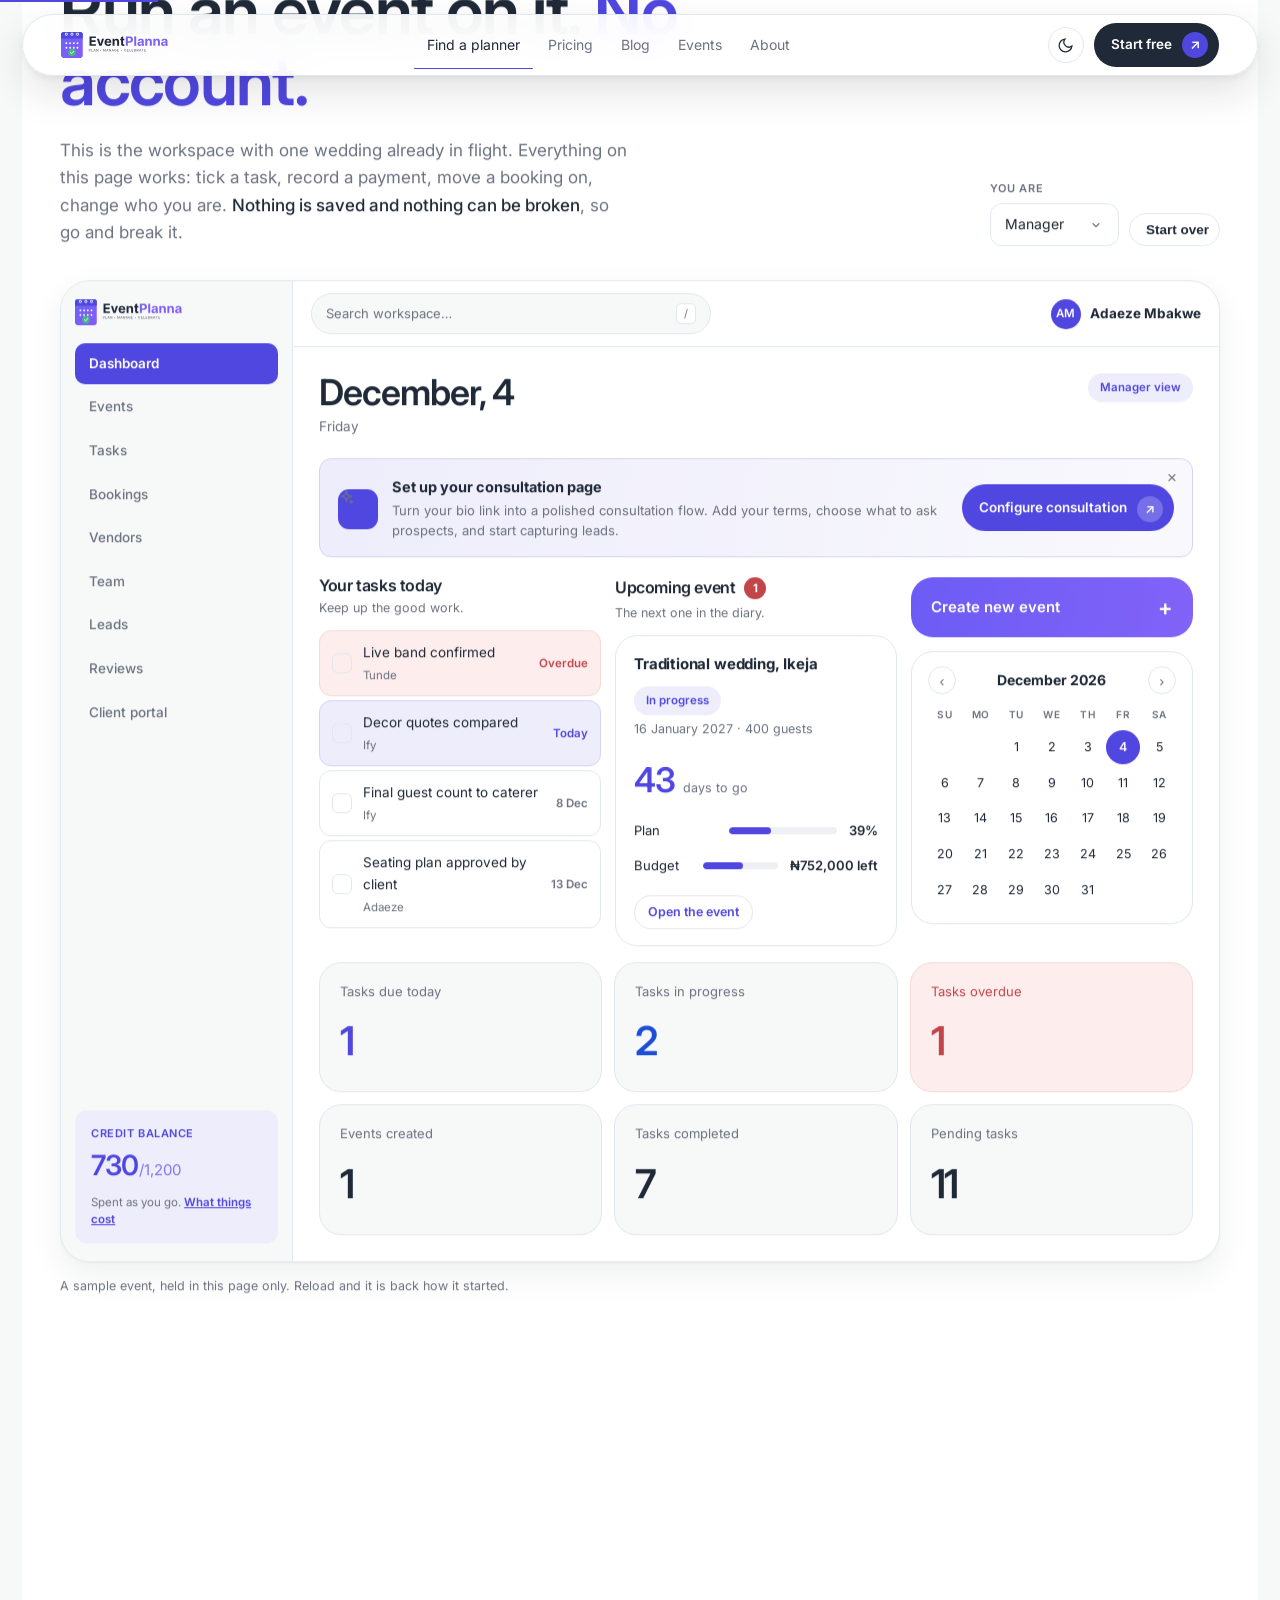
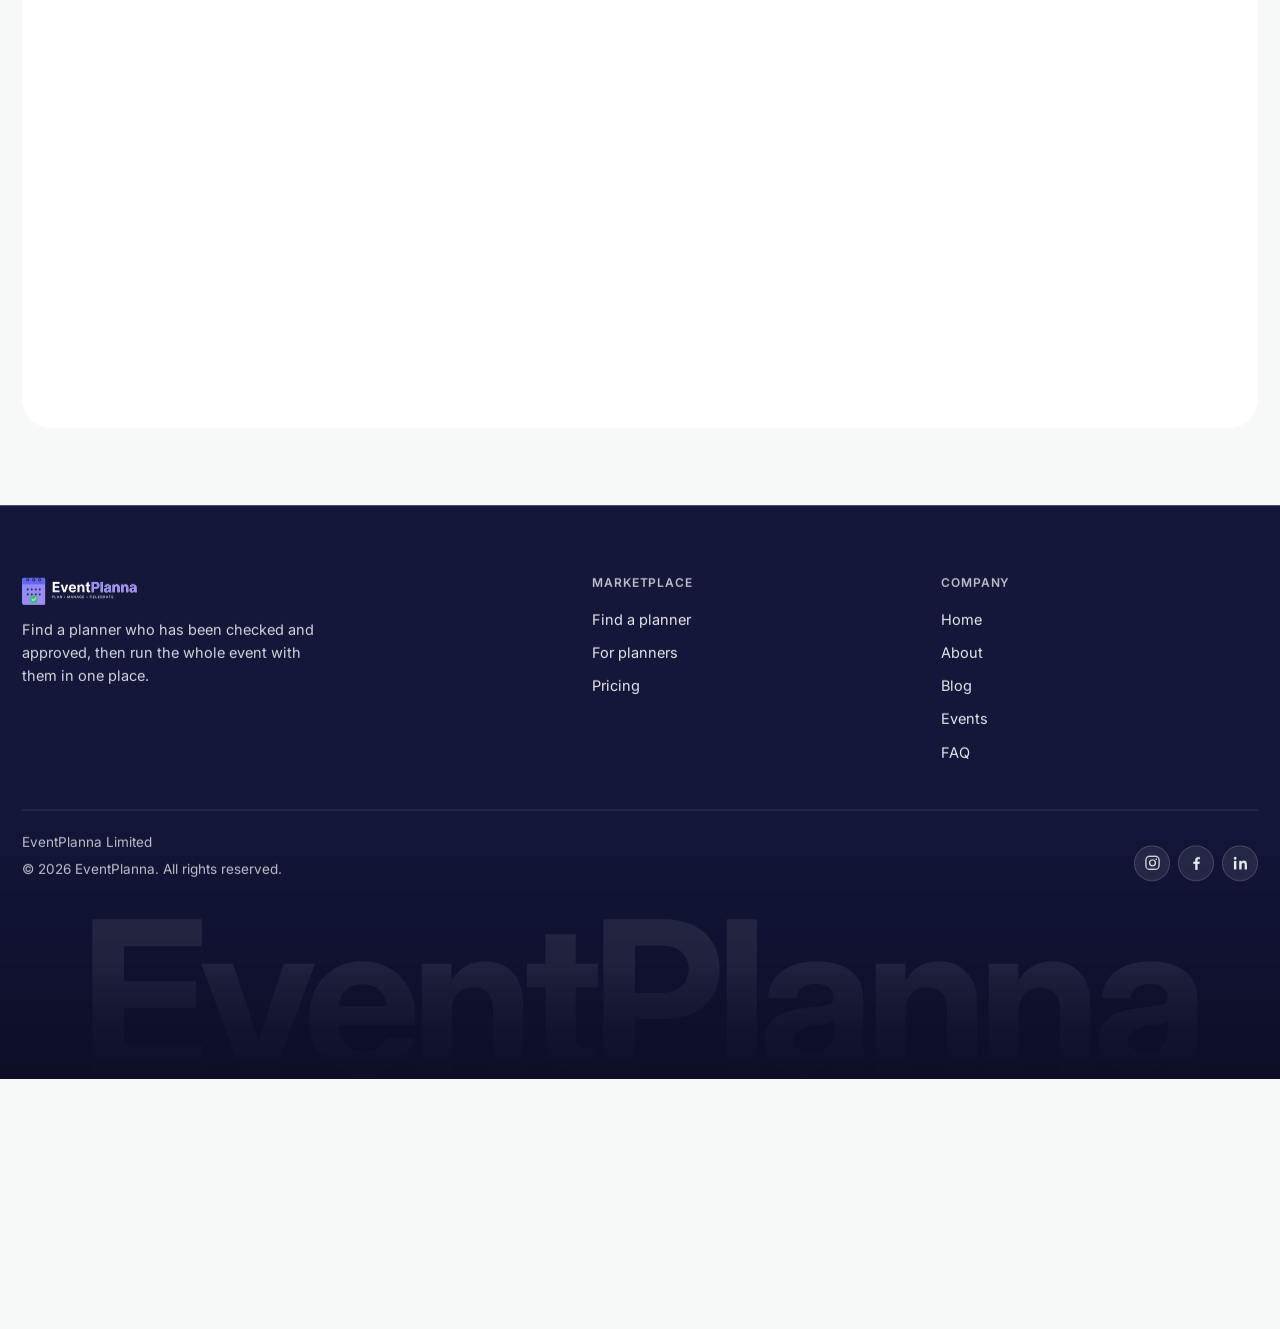
<file: playground.html>
<!doctype html>
<html lang="en">
<head>
<meta charset="utf-8">
<meta name="viewport" content="width=device-width, initial-scale=1">
<title>The workspace | EventPlanna</title>
<meta name="description" content="Run a sample event on EventPlanna without signing up: budget, phases and tasks, bookings, team roles and the client portal, all working, all in your browser.">
<link rel="icon" href="assets/favicon.svg">
<script>(function(){try{var t=localStorage.getItem('ep-theme');if(t==='dark')document.documentElement.setAttribute('data-theme','dark');}catch(e){}})();</script>
<link rel="preconnect" href="https://fonts.googleapis.com">
<link rel="preconnect" href="https://fonts.gstatic.com" crossorigin>
<link rel="preconnect" href="https://api.eventplanna.com">
<link href="https://fonts.googleapis.com/css2?family=Inter:wght@400;500;600;700&display=swap" rel="stylesheet">
<link rel="stylesheet" href="assets/styles.css?v=9">
<link rel="stylesheet" href="assets/components.css?v=9">
</head>
<body>

<div class="progress"><i></i></div>

<nav class="nav">
  <div class="nav-inner">
    <a class="logo" href="index.html"><img class="l-light" src="assets/logo-dark.svg" alt="EventPlanna"><img class="l-dark" src="assets/logo-light.svg" alt="EventPlanna"></a>
    <div class="nav-links">
      <a href="marketplace.html" aria-current="page">Find a planner</a>
      <a href="pricing.html">Pricing</a>
      <a href="blog.html">Blog</a>
      <a href="events.html">Events</a>
      <a href="about.html">About</a>
    </div>
    <button class="theme-toggle" type="button" aria-label="Switch to dark mode" title="Switch to dark mode">
      <svg class="t-moon" width="17" height="17" viewBox="0 0 24 24" fill="none" stroke="currentColor" stroke-width="1.8"><path d="M21 12.8A9 9 0 1 1 11.2 3a7 7 0 0 0 9.8 9.8z"/></svg>
      <svg class="t-sun" width="17" height="17" viewBox="0 0 24 24" fill="none" stroke="currentColor" stroke-width="1.8"><circle cx="12" cy="12" r="4.2"/><path d="M12 2v2.6M12 19.4V22M4.2 4.2l1.9 1.9M17.9 17.9l1.9 1.9M2 12h2.6M19.4 12H22M4.2 19.8l1.9-1.9M17.9 6.1l1.9-1.9"/></svg>
    </button>
    <a class="btn btn-dark btn-sm" href="index.html#start">Start free <span class="cap">&#8599;</span></a>
    <button class="nav-toggle" aria-label="Menu" aria-expanded="false"><span></span><span></span></button>
  </div>
</nav>

<div class="wrap"><div class="shell">

  <header class="phero" style="padding-bottom:clamp(20px,3vw,34px)">
    <a class="plp-back" href="marketplace.html#for-planners" data-back>&#8249; Back</a>
    <div class="pg-head">
      <div>
        <span class="eyebrow fade-up">The workspace</span>
        <h1 class="fade-up d1">Run an event on it. <span class="hl">No account.</span></h1>
        <p class="lead fade-up d2">This is the workspace with one wedding already in flight. Everything on this page works: tick a task, record a payment, move a booking on, change who you are. <b>Nothing is saved and nothing can be broken</b>, so go and break it.</p>
      </div>
      <div class="pg-controls fade-up d2">
        <label class="pg-role">
          <span>You are</span>
          <select class="fld" data-pg-role aria-label="Your role on this event">
            <option value="manager">Manager</option>
            <option value="coordinator">Coordinator</option>
            <option value="assistant">Assistant</option>
          </select>
        </label>
        <button class="btn btn-light btn-sm" type="button" data-pg-reset>Start over</button>
      </div>
    </div>
  </header>

  <section class="section" id="workspace" style="padding-top:0">
    <div class="pg" data-pg>
      <div class="pg-app">
        <aside class="pg-side">
          <div class="pg-brand"><img src="assets/logo-dark.svg" alt="EventPlanna"></div>
          <nav class="pg-nav" data-pg-nav></nav>
          <div class="pg-credits">
            <em>Credit balance</em>
            <b data-pg-credits>730</b><span>/1,200</span>
            <small>Spent as you go. <a href="pricing.html">What things cost</a></small>
          </div>
        </aside>
        <div class="pg-main">
          <div class="pg-top">
            <span class="pg-search">Search workspace&hellip;<i>/</i></span>
            <span class="pg-user"><i data-pg-ini>AM</i><b data-pg-name>Adaeze Mbakwe</b></span>
          </div>
          <div class="pg-view" data-pg-body><div class="pg-boot">Loading the workspace&hellip;</div></div>
        </div>
      </div>
    </div>
    <p class="pg-note">A sample event, held in this page only. Reload and it is back how it started.</p>
  </section>

  <section class="section">
    <div class="cta reveal">
      <h2>That, with your own events in it</h2>
      <p>Everything you just used is what you get on signup, with 200 free credits and no card.</p>
      <div class="cta-actions">
        <a class="btn btn-green" href="index.html#start">Create an account <span class="cap">&#8599;</span></a>
        <a class="btn btn-light" href="pricing.html">What it costs <span class="cap">&#8599;</span></a>
      </div>
    </div>
  </section>
</div></div>

<footer>
  <div class="wrap">
    <div class="foot-grid">
      <div class="foot-brand">
        <a class="logo" href="index.html" style="height:28px"><img src="assets/logo-light.svg" alt="EventPlanna" style="height:28px"></a>
        <p>Find a planner who has been checked and approved, then run the whole event with them in one place.</p>
      </div>
      <div><h4>Marketplace</h4><a href="marketplace.html">Find a planner</a><a href="marketplace.html#for-planners">For planners</a><a href="pricing.html">Pricing</a></div>
      <div><h4>Company</h4><a href="index.html">Home</a><a href="about.html">About</a><a href="blog.html">Blog</a><a href="events.html">Events</a><a href="faq.html">FAQ</a></div>
    </div>
    <div class="foot-bot">
      <div>
        <div>EventPlanna Limited</div>
        <div style="margin-top:6px">&copy; 2026 EventPlanna. All rights reserved.</div>
      </div>
      <div class="socials"><a class="soc" href="https://www.instagram.com/theeventplanna/" target="_blank" rel="noopener" aria-label="EventPlanna on Instagram" title="Instagram"><svg width="17" height="17" viewBox="0 0 24 24" fill="none" stroke="currentColor" stroke-width="1.7" stroke-linejoin="round"><rect x="2.7" y="2.7" width="18.6" height="18.6" rx="5.4"/><circle cx="12" cy="12" r="4.1"/><circle cx="17.3" cy="6.8" r="1.15" fill="currentColor" stroke="none"/></svg></a><a class="soc" href="https://www.facebook.com/profile.php?id=61594179380852" target="_blank" rel="noopener" aria-label="EventPlanna on Facebook" title="Facebook"><svg width="17" height="17" viewBox="0 0 24 24" fill="currentColor" stroke="none" stroke-linejoin="round"><path d="M13.5 21.9v-8.2h2.76l.41-3.2h-3.17V8.44c0-.93.26-1.56 1.59-1.56h1.7V4.01c-.3-.04-1.3-.13-2.48-.13-2.45 0-4.13 1.5-4.13 4.25v2.37H7.42v3.2h2.76v8.2z"/></svg></a><a class="soc" href="https://www.linkedin.com/company/112656623/" target="_blank" rel="noopener" aria-label="EventPlanna on LinkedIn" title="LinkedIn"><svg width="17" height="17" viewBox="0 0 24 24" fill="currentColor" stroke="none" stroke-linejoin="round"><path d="M6.17 21.3H2.72V9.2h3.45zM4.44 7.69a2 2 0 1 1 0-4.01 2 2 0 0 1 0 4.01M21.28 21.3h-3.44v-5.89c0-1.4-.03-3.2-1.96-3.2-1.96 0-2.26 1.53-2.26 3.1v5.99h-3.45V9.2h3.31v1.65h.05c.46-.87 1.58-1.79 3.26-1.79 3.49 0 4.13 2.3 4.13 5.28z"/></svg></a></div>
    </div>
  </div>
  <div class="foot-mark" aria-hidden="true">EventPlanna</div>
</footer>

<script src="assets/playground.js?v=9"></script>
<script src="assets/app.js?v=9"></script>
<script src="assets/data.js?v=9"></script>
</body>
</html>
</file>
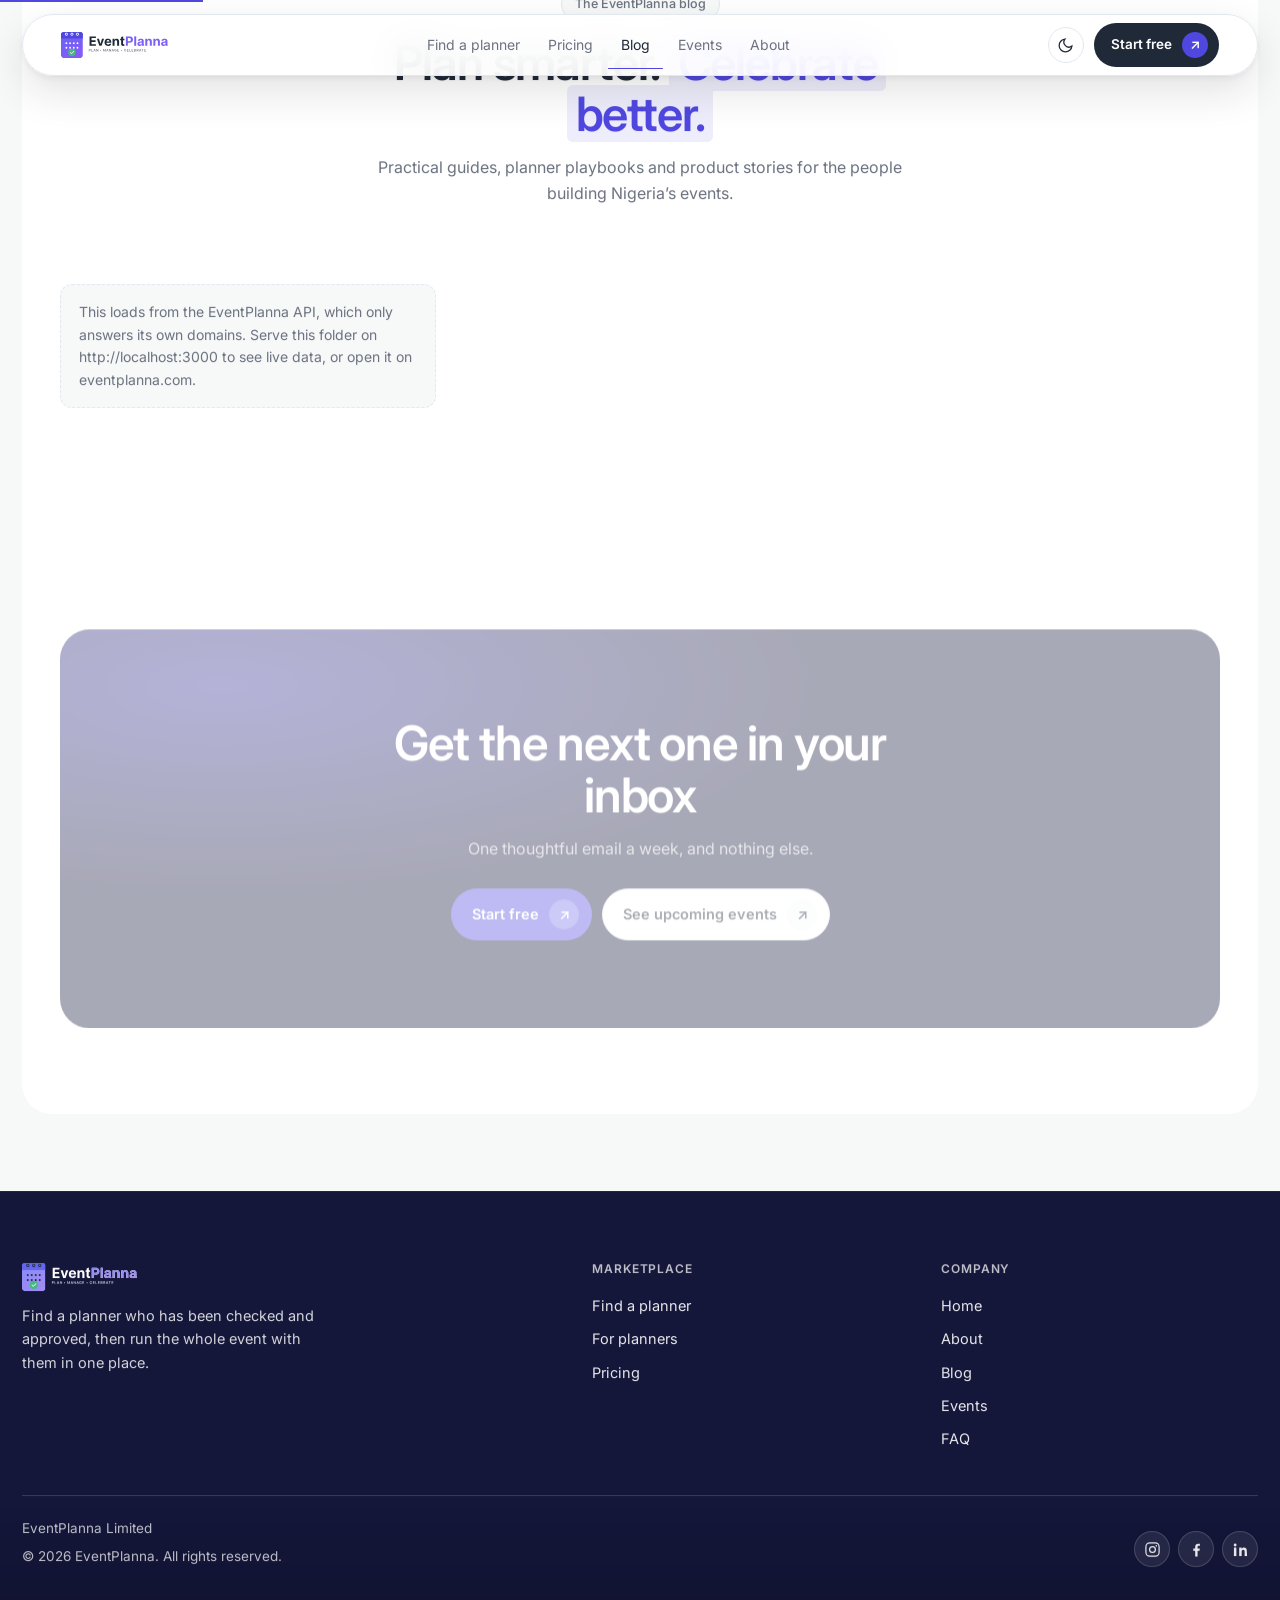
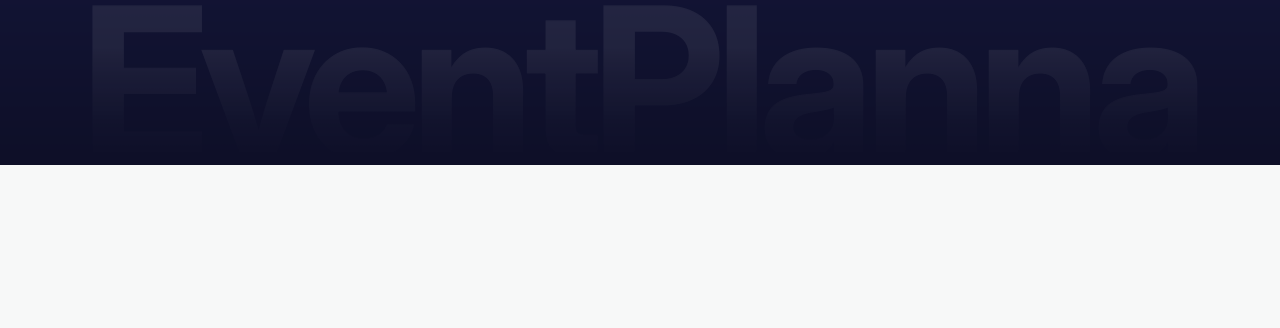
<file: post.html>
<!doctype html>
<html lang="en">
<head>
<meta charset="utf-8">
<meta name="viewport" content="width=device-width, initial-scale=1">
<title>Article | EventPlanna</title>
<meta name="description" content="An article from the EventPlanna blog.">
<link rel="icon" href="assets/favicon.svg">
<script>(function(){try{var t=localStorage.getItem('ep-theme');if(t==='dark')document.documentElement.setAttribute('data-theme','dark');}catch(e){}})();</script>
<link rel="preconnect" href="https://fonts.googleapis.com">
<link rel="preconnect" href="https://fonts.gstatic.com" crossorigin>
<link rel="preconnect" href="https://api.eventplanna.com">
<link href="https://fonts.googleapis.com/css2?family=Inter:wght@400;500;600;700&display=swap" rel="stylesheet">
<link rel="stylesheet" href="assets/styles.css?v=9">
<link rel="stylesheet" href="assets/components.css?v=9">
</head>
<body>

<div class="progress"><i></i></div>

<nav class="nav">
  <div class="nav-inner">
    <a class="logo" href="index.html"><img class="l-light" src="assets/logo-dark.svg" alt="EventPlanna"><img class="l-dark" src="assets/logo-light.svg" alt="EventPlanna"></a>
    <div class="nav-links">
      <a href="marketplace.html">Find a planner</a>
      <a href="pricing.html">Pricing</a>
      <a href="blog.html" aria-current="page">Blog</a>
      <a href="events.html">Events</a>
      <a href="about.html">About</a>
    </div>
    <button class="theme-toggle" type="button" aria-label="Switch to dark mode" title="Switch to dark mode">
      <svg class="t-moon" width="17" height="17" viewBox="0 0 24 24" fill="none" stroke="currentColor" stroke-width="1.8"><path d="M21 12.8A9 9 0 1 1 11.2 3a7 7 0 0 0 9.8 9.8z"/></svg>
      <svg class="t-sun" width="17" height="17" viewBox="0 0 24 24" fill="none" stroke="currentColor" stroke-width="1.8"><circle cx="12" cy="12" r="4.2"/><path d="M12 2v2.6M12 19.4V22M4.2 4.2l1.9 1.9M17.9 17.9l1.9 1.9M2 12h2.6M19.4 12H22M4.2 19.8l1.9-1.9M17.9 6.1l1.9-1.9"/></svg>
    </button>
    <a class="btn btn-dark btn-sm" href="index.html#start">Start free <span class="cap">&#8599;</span></a>
    <button class="nav-toggle" aria-label="Menu" aria-expanded="false"><span></span><span></span></button>
  </div>
</nav>

<div class="wrap"><div class="shell">

  <section class="section" style="padding-top:clamp(96px,12vw,150px)">
    <div data-slot="post"></div>
  </section>

  <section class="section">
    <div class="cta reveal">
      <h2>Run your next event in one place</h2>
      <p>Budget, bookings, tasks, team and a client portal. Start with 200 free credits.</p>
      <div class="cta-actions">
        <a class="btn btn-green" href="index.html#start">Start free <span class="cap">&#8599;</span></a>
        <a class="btn btn-light" href="blog.html">More articles <span class="cap">&#8599;</span></a>
      </div>
    </div>
  </section>
</div></div>

<footer>
  <div class="wrap">
    <div class="foot-grid">
      <div class="foot-brand">
        <a class="logo" href="index.html" style="height:28px"><img src="assets/logo-light.svg" alt="EventPlanna" style="height:28px"></a>
        <p>Find a planner who has been checked and approved, then run the whole event with them in one place.</p>
      </div>
      <div><h4>Marketplace</h4><a href="marketplace.html">Find a planner</a><a href="marketplace.html#for-planners">For planners</a><a href="pricing.html">Pricing</a></div>
      <div><h4>Company</h4><a href="index.html">Home</a><a href="about.html">About</a><a href="blog.html">Blog</a><a href="events.html">Events</a><a href="faq.html">FAQ</a></div>
    </div>
    <div class="foot-bot">
      <div>
        <div>EventPlanna Limited</div>
        <div style="margin-top:6px">&copy; 2026 EventPlanna. All rights reserved.</div>
      </div>
      <div class="socials"><a class="soc" href="https://www.instagram.com/theeventplanna/" target="_blank" rel="noopener" aria-label="EventPlanna on Instagram" title="Instagram"><svg width="17" height="17" viewBox="0 0 24 24" fill="none" stroke="currentColor" stroke-width="1.7" stroke-linejoin="round"><rect x="2.7" y="2.7" width="18.6" height="18.6" rx="5.4"/><circle cx="12" cy="12" r="4.1"/><circle cx="17.3" cy="6.8" r="1.15" fill="currentColor" stroke="none"/></svg></a><a class="soc" href="https://www.facebook.com/profile.php?id=61594179380852" target="_blank" rel="noopener" aria-label="EventPlanna on Facebook" title="Facebook"><svg width="17" height="17" viewBox="0 0 24 24" fill="currentColor" stroke="none" stroke-linejoin="round"><path d="M13.5 21.9v-8.2h2.76l.41-3.2h-3.17V8.44c0-.93.26-1.56 1.59-1.56h1.7V4.01c-.3-.04-1.3-.13-2.48-.13-2.45 0-4.13 1.5-4.13 4.25v2.37H7.42v3.2h2.76v8.2z"/></svg></a><a class="soc" href="https://www.linkedin.com/company/112656623/" target="_blank" rel="noopener" aria-label="EventPlanna on LinkedIn" title="LinkedIn"><svg width="17" height="17" viewBox="0 0 24 24" fill="currentColor" stroke="none" stroke-linejoin="round"><path d="M6.17 21.3H2.72V9.2h3.45zM4.44 7.69a2 2 0 1 1 0-4.01 2 2 0 0 1 0 4.01M21.28 21.3h-3.44v-5.89c0-1.4-.03-3.2-1.96-3.2-1.96 0-2.26 1.53-2.26 3.1v5.99h-3.45V9.2h3.31v1.65h.05c.46-.87 1.58-1.79 3.26-1.79 3.49 0 4.13 2.3 4.13 5.28z"/></svg></a></div>
    </div>
  </div>
  <div class="foot-mark" aria-hidden="true">EventPlanna</div>
</footer>

<script src="assets/app.js?v=9"></script>
<script src="assets/data.js?v=9"></script>
</body>
</html>
</file>
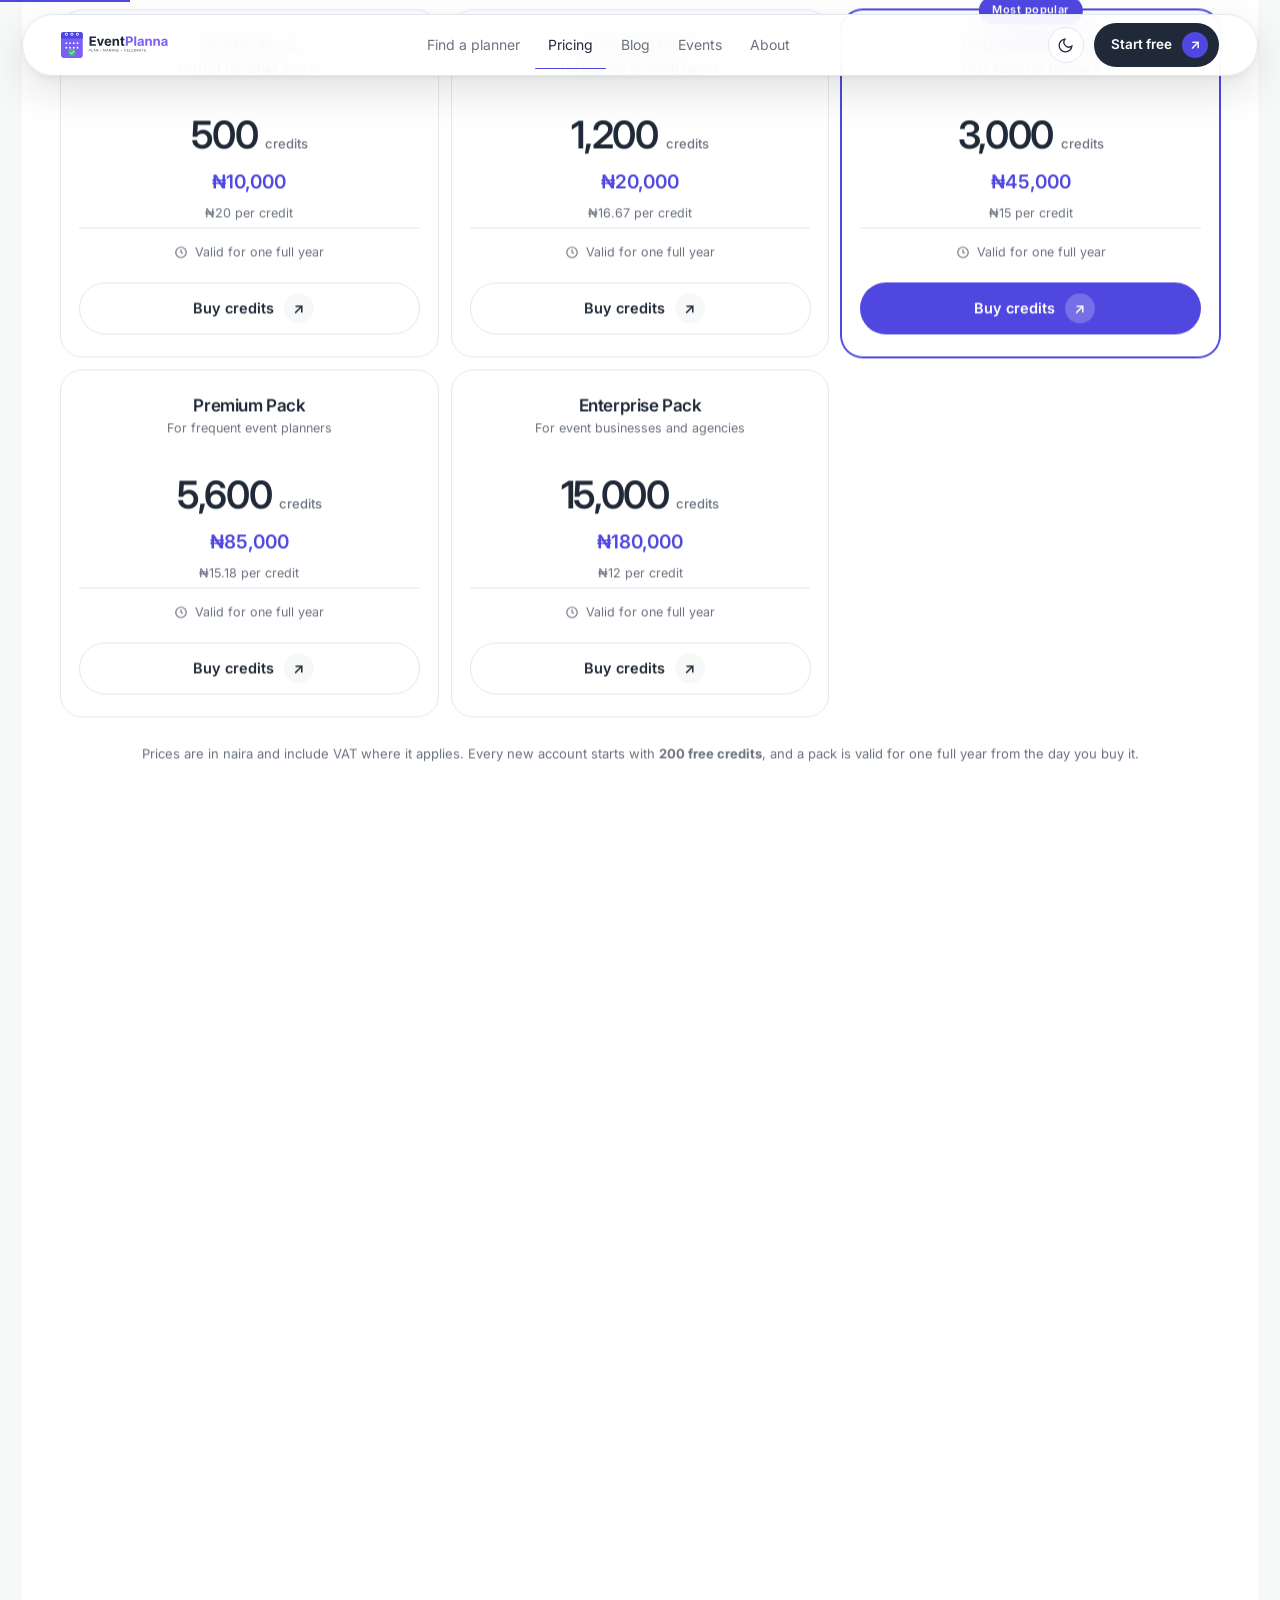
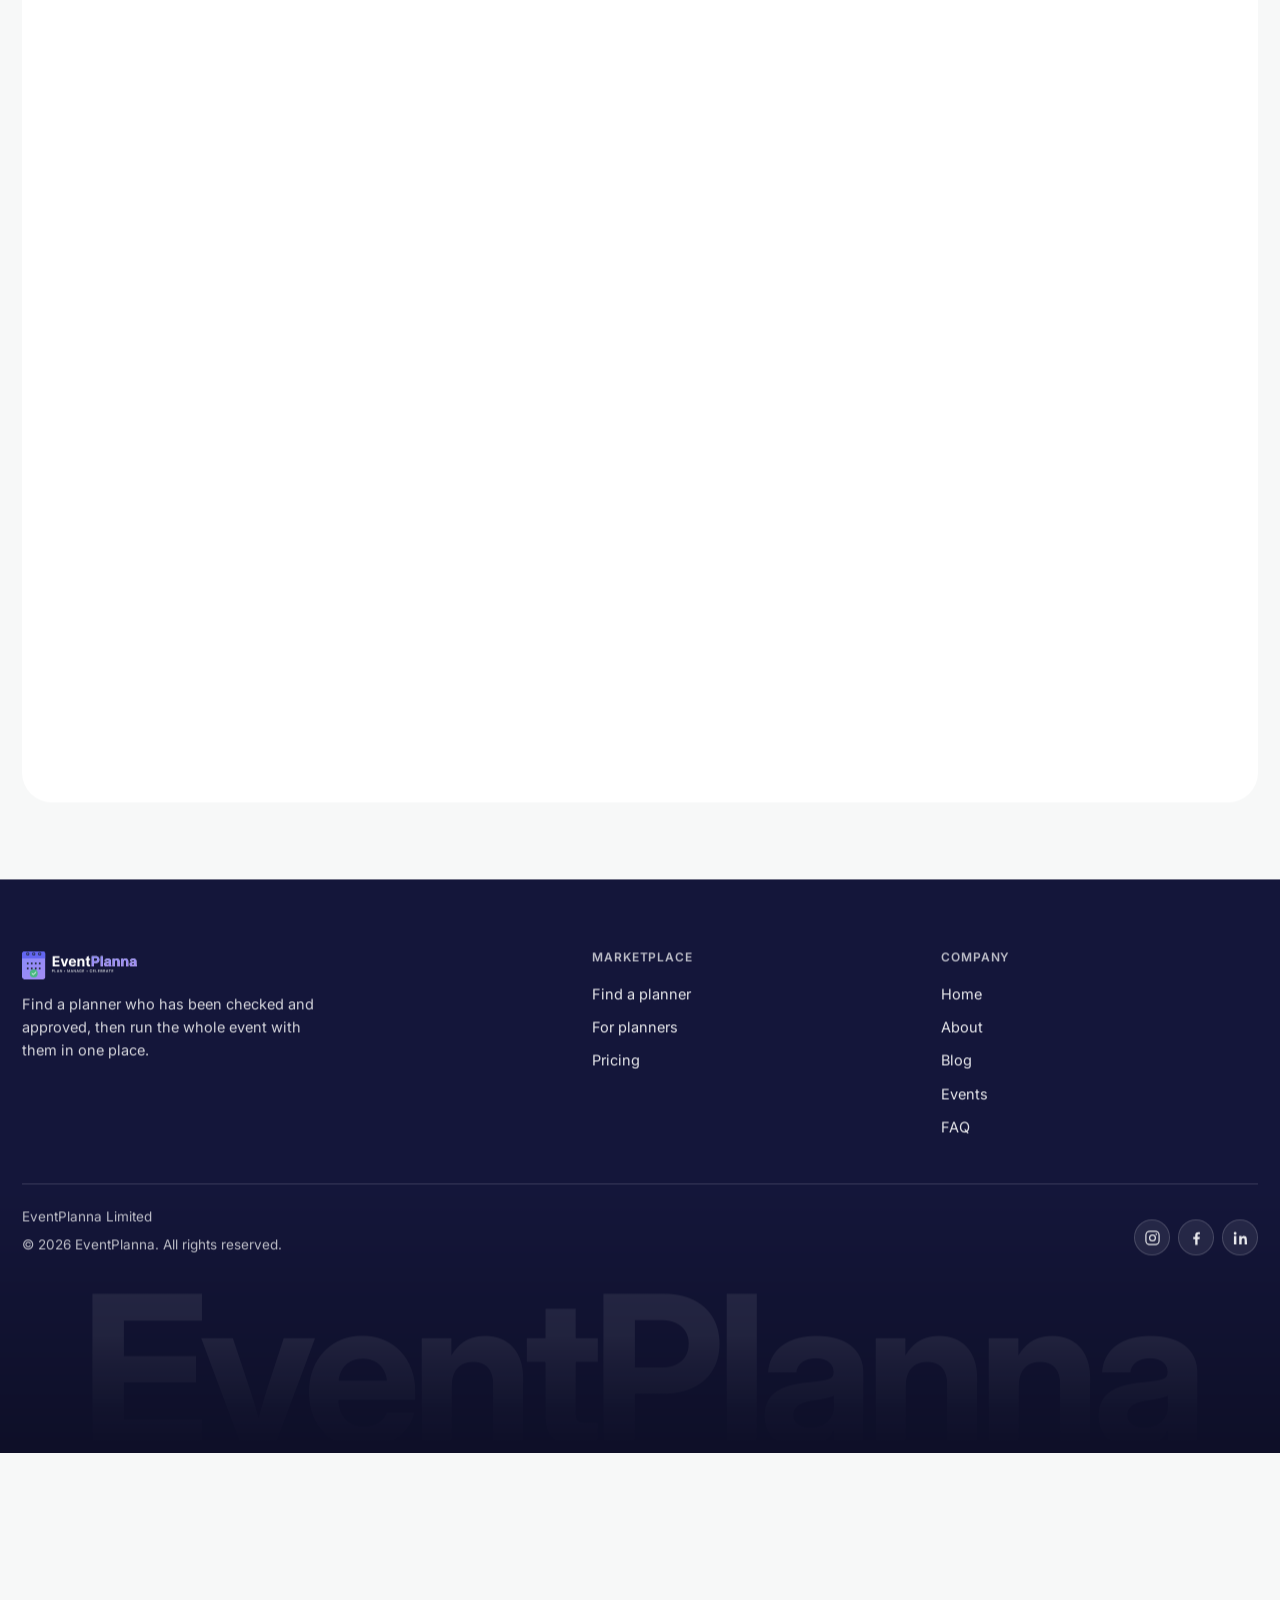
<file: pricing.html>
<!doctype html>
<html lang="en">
<head>
<meta charset="utf-8">
<meta name="viewport" content="width=device-width, initial-scale=1">
<title>Pricing | EventPlanna</title>
<meta name="description" content="Credit packs from &#8358;10,000. No subscription and no card on file: you buy credits once and spend them as you go. Every new account starts with 200 free credits.">
<link rel="icon" href="assets/favicon.svg">
<script>(function(){try{var t=localStorage.getItem('ep-theme');if(t==='dark')document.documentElement.setAttribute('data-theme','dark');}catch(e){}})();</script>
<link rel="preconnect" href="https://fonts.googleapis.com">
<link rel="preconnect" href="https://fonts.gstatic.com" crossorigin>
<link rel="preconnect" href="https://api.eventplanna.com">
<link href="https://fonts.googleapis.com/css2?family=Inter:wght@400;500;600;700&display=swap" rel="stylesheet">
<link rel="stylesheet" href="assets/styles.css?v=9">
<link rel="stylesheet" href="assets/components.css?v=9">
</head>
<body>

<div class="progress"><i></i></div>

<nav class="nav">
  <div class="nav-inner">
    <a class="logo" href="index.html"><img class="l-light" src="assets/logo-dark.svg" alt="EventPlanna"><img class="l-dark" src="assets/logo-light.svg" alt="EventPlanna"></a>
    <div class="nav-links">
      <a href="marketplace.html">Find a planner</a>
      <a href="pricing.html" aria-current="page">Pricing</a>
      <a href="blog.html">Blog</a>
      <a href="events.html">Events</a>
      <a href="about.html">About</a>
    </div>
    <button class="theme-toggle" type="button" aria-label="Switch to dark mode" title="Switch to dark mode">
      <svg class="t-moon" width="17" height="17" viewBox="0 0 24 24" fill="none" stroke="currentColor" stroke-width="1.8"><path d="M21 12.8A9 9 0 1 1 11.2 3a7 7 0 0 0 9.8 9.8z"/></svg>
      <svg class="t-sun" width="17" height="17" viewBox="0 0 24 24" fill="none" stroke="currentColor" stroke-width="1.8"><circle cx="12" cy="12" r="4.2"/><path d="M12 2v2.6M12 19.4V22M4.2 4.2l1.9 1.9M17.9 17.9l1.9 1.9M2 12h2.6M19.4 12H22M4.2 19.8l1.9-1.9M17.9 6.1l1.9-1.9"/></svg>
    </button>
    <a class="btn btn-dark btn-sm" href="index.html#start">Start free <span class="cap">&#8599;</span></a>
    <button class="nav-toggle" aria-label="Menu" aria-expanded="false"><span></span><span></span></button>
  </div>
</nav>

<div class="wrap"><div class="shell">

  <section class="section" style="padding-top:clamp(96px,12vw,150px);padding-bottom:20px">
    <div class="shead center reveal">
      <span class="eyebrow">Pricing</span>
      <h2>No subscription. <span class="mark">You pay for actions.</span></h2>
      <p>Event work is seasonal, so a monthly fee through a quiet quarter is a tax on a bad month. Buy a pack of credits, spend them only when you do something, and let the account sit idle for free when there is nothing on.</p>
    </div>
    <div class="packs stagger">
      <div class="pack">
        <h3>Starter Pack</h3>
        <div class="pack-for">Perfect for small events</div>
        <div class="pack-c">500 <span>credits</span></div>
        <div class="pack-n">&#8358;10,000</div>
        <div class="pack-u">&#8358;20 per credit</div>
        <div class="pack-v"><svg width="14" height="14" viewBox="0 0 24 24" fill="none" stroke="currentColor" stroke-width="2"><circle cx="12" cy="12" r="9"/><path d="M12 7v5l3.2 1.9"/></svg> Valid for one full year</div>
        <a class="btn btn-light" href="index.html#start">Buy credits <span class="cap">&#8599;</span></a>
      </div>
      <div class="pack">
        <h3>Standard Pack</h3>
        <div class="pack-for">Perfect for growing needs</div>
        <div class="pack-c">1,200 <span>credits</span></div>
        <div class="pack-n">&#8358;20,000</div>
        <div class="pack-u">&#8358;16.67 per credit</div>
        <div class="pack-v"><svg width="14" height="14" viewBox="0 0 24 24" fill="none" stroke="currentColor" stroke-width="2"><circle cx="12" cy="12" r="9"/><path d="M12 7v5l3.2 1.9"/></svg> Valid for one full year</div>
        <a class="btn btn-light" href="index.html#start">Buy credits <span class="cap">&#8599;</span></a>
      </div>
      <div class="pack on">
        <div class="pack-flag">Most popular</div>
        <h3>Professional Pack</h3>
        <div class="pack-for">Best value for planners</div>
        <div class="pack-c">3,000 <span>credits</span></div>
        <div class="pack-n">&#8358;45,000</div>
        <div class="pack-u">&#8358;15 per credit</div>
        <div class="pack-v"><svg width="14" height="14" viewBox="0 0 24 24" fill="none" stroke="currentColor" stroke-width="2"><circle cx="12" cy="12" r="9"/><path d="M12 7v5l3.2 1.9"/></svg> Valid for one full year</div>
        <a class="btn btn-green" href="index.html#start">Buy credits <span class="cap">&#8599;</span></a>
      </div>
      <div class="pack">
        <h3>Premium Pack</h3>
        <div class="pack-for">For frequent event planners</div>
        <div class="pack-c">5,600 <span>credits</span></div>
        <div class="pack-n">&#8358;85,000</div>
        <div class="pack-u">&#8358;15.18 per credit</div>
        <div class="pack-v"><svg width="14" height="14" viewBox="0 0 24 24" fill="none" stroke="currentColor" stroke-width="2"><circle cx="12" cy="12" r="9"/><path d="M12 7v5l3.2 1.9"/></svg> Valid for one full year</div>
        <a class="btn btn-light" href="index.html#start">Buy credits <span class="cap">&#8599;</span></a>
      </div>
      <div class="pack">
        <h3>Enterprise Pack</h3>
        <div class="pack-for">For event businesses and agencies</div>
        <div class="pack-c">15,000 <span>credits</span></div>
        <div class="pack-n">&#8358;180,000</div>
        <div class="pack-u">&#8358;12 per credit</div>
        <div class="pack-v"><svg width="14" height="14" viewBox="0 0 24 24" fill="none" stroke="currentColor" stroke-width="2"><circle cx="12" cy="12" r="9"/><path d="M12 7v5l3.2 1.9"/></svg> Valid for one full year</div>
        <a class="btn btn-light" href="index.html#start">Buy credits <span class="cap">&#8599;</span></a>
      </div>
    </div>
    <p class="center muted" style="font-size:13px;margin-top:26px">Prices are in naira and include VAT where it applies. Every new account starts with <b>200 free credits</b>, and a pack is valid for one full year from the day you buy it.</p>
  </section>

  <section class="section">
    <div class="shead reveal"><span class="eyebrow">Worked example</span><h2>What one real event actually costs</h2><p>A 400-guest traditional wedding: the event set up, its budget, the guest list and RSVPs, four vendors contacted, two coordinators added and the client portal opened.</p></div>
    <div class="split-2 stagger">
      <div class="card">
        <h3>470 credits, end to end</h3>
        <div class="tbl-wrap" style="margin-top:14px">
          <table>
            <tbody>
              <tr><td>Create the event</td><td class="num">50</td></tr>
              <tr><td>Budget set up</td><td class="num">25</td></tr>
              <tr><td>Guest list, first 50</td><td class="num">30</td></tr>
              <tr><td>Guests 51 to 200, at 0.5 each</td><td class="num">75</td></tr>
              <tr><td>Guests 201 to 400, at 0.3 each</td><td class="num">60</td></tr>
              <tr><td>RSVP form</td><td class="num">40</td></tr>
              <tr><td>First contact with 4 vendors, at 15</td><td class="num">60</td></tr>
              <tr><td>2 coordinators added, at 30</td><td class="num">60</td></tr>
              <tr><td>Client portal for the event</td><td class="num">50</td></tr>
              <tr><td>Budget versus actual tracking</td><td class="num">20</td></tr>
              <tr><td><b>Total</b></td><td class="num"><b>470</b></td></tr>
            </tbody>
          </table>
        </div>
      </div>
      <div class="card">
        <h3>&#8358;9,400 on the Starter pack</h3>
        <p>470 credits at &#8358;20 each. On Professional the same event costs &#8358;7,050, and on Enterprise &#8358;5,640. Basic vendor search, archiving the event, push notifications and the first 100 emails a month are all free and are not in that number.</p>
        <div class="kpi-row" style="margin-top:4px">
          <div class="kpi"><div class="kpi-label">Starter</div><div class="kpi-value" data-count="&#8358;9,400">&#8358;0</div><div class="delta info">&#8358;20 / credit</div></div>
          <div class="kpi"><div class="kpi-label">Professional</div><div class="kpi-value" style="color:var(--green)" data-count="&#8358;7,050">&#8358;0</div><div class="delta up">&#8358;15 / credit</div></div>
        </div>
        <p class="muted" style="font-size:13.5px;margin-top:14px">Your 200 free credits cover creating a first event, its budget, a 50-guest list and four vendor conversations, with a little left over.</p>
      </div>
    </div>
    <div class="note reveal">
      <svg width="17" height="17" viewBox="0 0 24 24" fill="none" stroke="#5047e1" stroke-width="2"><circle cx="12" cy="12" r="10"/><path d="M12 16v-4M12 8h.01"/></svg>
      Not every event needs every line. A 60-guest dinner with two vendors and no portal is nearer 150 credits.
    </div>
  </section>

  <section class="section">
    <div class="shead reveal"><span class="eyebrow">Planners</span><h2>Planners do not pay to be listed</h2><p>Being listed is free. The only money that reaches us from a planner is a share of a paid consultation.</p></div>
    <div class="cards stagger">
      <div class="card"><h3>Listing is free</h3><p>Applying, being reviewed, appearing in the directory and receiving briefs all cost nothing. Replying to a brief with a quote costs nothing either, because the credit was spent by whoever sent it.</p></div>
      <div class="card"><h3>Consultation fee, 1.5%</h3><p>Where a planner charges for a consultation, EventPlanna takes <b>1.5% of that fee</b>. That is our share only. The payment provider&rsquo;s own charges sit on top and are paid by the client when they pay for the consultation.</p></div>
      <div class="card"><h3>Payment processing, at cost</h3><p>Deposits and balances are paid in-app through a payment provider. Whichever method the client picks, the provider&rsquo;s charge and the VAT on it are passed through at cost and itemised before anyone confirms. Funds are released once delivery is confirmed.</p></div>
    </div>
  </section>

  <section class="section">
    <div class="shead reveal"><span class="eyebrow">Compare</span><h2>Every pack, side by side</h2></div>
    <div class="tbl-wrap reveal">
      <table>
        <thead><tr><th>Pack</th><th>Price</th><th>Credits</th><th>Per credit</th><th>Valid for</th></tr></thead>
        <tbody>
          <tr><td>Free on signup</td><td>&#8358;0</td><td>200</td><td>&mdash;</td><td>One year</td></tr>
          <tr><td>Starter Pack</td><td>&#8358;10,000</td><td>500</td><td>&#8358;20</td><td>One year</td></tr>
          <tr><td>Standard Pack</td><td>&#8358;20,000</td><td>1,200</td><td>&#8358;16.67</td><td>One year</td></tr>
          <tr><td>Professional Pack</td><td>&#8358;45,000</td><td>3,000</td><td>&#8358;15</td><td>One year</td></tr>
          <tr><td>Premium Pack</td><td>&#8358;85,000</td><td>5,600</td><td>&#8358;15.18</td><td>One year</td></tr>
          <tr><td>Enterprise Pack</td><td>&#8358;180,000</td><td>15,000</td><td>&#8358;12</td><td>One year</td></tr>
        </tbody>
      </table>
    </div>
  </section>

  <section class="section" id="cta">
    <div class="cta reveal">
      <h2>Try it on 200 free credits first</h2>
      <p>No card, nothing to cancel, and a full year to spend what you buy.</p>
      <div class="cta-actions">
        <a class="btn btn-green" href="marketplace.html#directory">Planning an event <span class="cap">&#8599;</span></a>
        <a class="btn btn-light" href="marketplace.html#for-planners">I am a planner <span class="cap">&#8599;</span></a>
      </div>
    </div>
  </section>
</div></div>

<footer>
  <div class="wrap">
    <div class="foot-grid">
      <div class="foot-brand">
        <a class="logo" href="index.html" style="height:28px"><img src="assets/logo-light.svg" alt="EventPlanna" style="height:28px"></a>
        <p>Find a planner who has been checked and approved, then run the whole event with them in one place.</p>
      </div>
      <div><h4>Marketplace</h4><a href="marketplace.html">Find a planner</a><a href="marketplace.html#for-planners">For planners</a><a href="pricing.html">Pricing</a></div>
      <div><h4>Company</h4><a href="index.html">Home</a><a href="about.html">About</a><a href="blog.html">Blog</a><a href="events.html">Events</a><a href="faq.html">FAQ</a></div>
    </div>
    <div class="foot-bot">
      <div>
        <div>EventPlanna Limited</div>
        <div style="margin-top:6px">&copy; 2026 EventPlanna. All rights reserved.</div>
      </div>
      <div class="socials"><a class="soc" href="https://www.instagram.com/theeventplanna/" target="_blank" rel="noopener" aria-label="EventPlanna on Instagram" title="Instagram"><svg width="17" height="17" viewBox="0 0 24 24" fill="none" stroke="currentColor" stroke-width="1.7" stroke-linejoin="round"><rect x="2.7" y="2.7" width="18.6" height="18.6" rx="5.4"/><circle cx="12" cy="12" r="4.1"/><circle cx="17.3" cy="6.8" r="1.15" fill="currentColor" stroke="none"/></svg></a><a class="soc" href="https://www.facebook.com/profile.php?id=61594179380852" target="_blank" rel="noopener" aria-label="EventPlanna on Facebook" title="Facebook"><svg width="17" height="17" viewBox="0 0 24 24" fill="currentColor" stroke="none" stroke-linejoin="round"><path d="M13.5 21.9v-8.2h2.76l.41-3.2h-3.17V8.44c0-.93.26-1.56 1.59-1.56h1.7V4.01c-.3-.04-1.3-.13-2.48-.13-2.45 0-4.13 1.5-4.13 4.25v2.37H7.42v3.2h2.76v8.2z"/></svg></a><a class="soc" href="https://www.linkedin.com/company/112656623/" target="_blank" rel="noopener" aria-label="EventPlanna on LinkedIn" title="LinkedIn"><svg width="17" height="17" viewBox="0 0 24 24" fill="currentColor" stroke="none" stroke-linejoin="round"><path d="M6.17 21.3H2.72V9.2h3.45zM4.44 7.69a2 2 0 1 1 0-4.01 2 2 0 0 1 0 4.01M21.28 21.3h-3.44v-5.89c0-1.4-.03-3.2-1.96-3.2-1.96 0-2.26 1.53-2.26 3.1v5.99h-3.45V9.2h3.31v1.65h.05c.46-.87 1.58-1.79 3.26-1.79 3.49 0 4.13 2.3 4.13 5.28z"/></svg></a></div>
    </div>
  </div>
  <div class="foot-mark" aria-hidden="true">EventPlanna</div>
</footer>

<script src="assets/app.js?v=9"></script>
<script src="assets/data.js?v=9"></script>
</body>
</html>
</file>
<file: assets/styles.css>
/* EventPlanna — marketing site
   Tokens from the platform design system in Figma. Inter only, brand green only. */

:root{
  /* EventPlanna brand ramp. The token names keep the template's --green-*
     shape so nothing downstream has to change; the values are the product's
     real design-system colours, carried over from the app build. */
  --green:#5047e1; --green-700:#3f37c9; --green-100:#eeedfb; --green-300:#a49ff0;
  --ink:#1f2937; --grey:#6b7280; --border:#e2e8f0; --tile:#f7f8f8; --white:#fff;
  --green-900:#14163a;
  /* status only - never decoration, never a chart series */
  --amber:#b98900; --amber-bg:#fff6df; --red:#c2454a; --red-bg:#fdeded;
  --blue:#1d4ed8; --blue-bg:#eaf2fe; --purple:#6d28d9; --purple-bg:#f2eefc;
  /* categorical chart series - distinct hues, none reused from the status set */
  --c1:#5047e1; --c2:#8b85ea; --c3:#3b82f6; --c4:#0f9d6e; --c5:#c2478e; --c6:#d97b3c; --c-neutral:#c9ccd6;
  /* The shell tracks the viewport instead of locking to 1200px: it fills the
     window up to 1720px, past which a text column stops being readable. The
     outer margin and the inner gutter both grow with the screen, so the
     proportions hold from a phone to an ultrawide. */
  --max:1720px;
  --page:min(100% - clamp(24px,3.4vw,96px), var(--max));
  --gut:clamp(18px,3vw,72px);
  --r:12px; --r-lg:22px; --r-xl:30px;
  --shadow:0 1px 2px rgba(31,41,55,.04),0 12px 32px rgba(31,41,55,.07);
  --shadow-lg:0 26px 70px rgba(20,22,58,.22);
  --ease:cubic-bezier(.22,1,.36,1); --ease-out:cubic-bezier(.16,1,.3,1);
}
*,*::before,*::after{box-sizing:border-box}
html{scroll-behavior:smooth}
body{margin:0;background:var(--tile);color:var(--ink);font-family:Inter,-apple-system,BlinkMacSystemFont,"Segoe UI",sans-serif;font-size:clamp(16px,.95vw,18px);line-height:1.6;-webkit-font-smoothing:antialiased;overflow-x:hidden}
img{max-width:100%;display:block}
a{color:inherit}
h1,h2,h3,h4{margin:0;line-height:1.08;letter-spacing:-.025em;font-weight:600}
p{margin:0}
.wrap{width:var(--page);margin-inline:auto}
.section{padding:clamp(60px,8vw,118px) var(--gut)}
.shell>.section,.shell>header{padding-inline:var(--gut)}
.hero-left{padding-inline:0}
.center{text-align:center}
.hl{color:var(--green)}
.mark{background:var(--green-100);color:var(--green);padding:0 .18em;border-radius:6px;box-decoration-break:clone;-webkit-box-decoration-break:clone}
.muted{color:var(--grey)}
.shell{background:var(--white);border-radius:var(--r-xl);overflow:hidden}
.smooth{position:fixed;top:0;left:0;width:100%;will-change:transform;z-index:1}
.has-smooth body{overflow-x:hidden}
.js-scrub{transition:none!important}

/* ============ preloader ============ */

/* ============ nav ============ */
.nav{position:fixed;inset:14px 0 auto;z-index:150;display:flex;justify-content:center;pointer-events:none}
.nav-inner{pointer-events:auto;display:flex;align-items:center;gap:10px;width:var(--page);padding:8px var(--gut);background:rgba(255,255,255,.9);backdrop-filter:blur(20px) saturate(1.5);border:1px solid var(--border);border-radius:999px;box-shadow:0 1px 2px rgba(23,24,28,.04);transform:translateY(-130%);opacity:0;transition:box-shadow .35s var(--ease),transform .8s var(--ease-out) .1s,opacity .5s .1s}
.ready .nav-inner{transform:none;opacity:1}
.nav.scrolled .nav-inner{box-shadow:0 2px 6px rgba(23,24,28,.06),0 16px 40px rgba(23,24,28,.12)}
.logo{display:flex;align-items:center;height:26px;text-decoration:none;flex:none}
.logo img{height:26px;width:auto}
.chip{display:inline-flex;align-items:center;gap:5px;padding:6px 12px;border-radius:999px;background:var(--tile);border:1px solid var(--border);font-size:12.5px;color:var(--grey);text-decoration:none;white-space:nowrap}
.nav-links{display:flex;gap:2px;margin-inline:auto}
.nav-links a{position:relative;text-decoration:none;font-size:14px;color:var(--grey);padding:8px 13px;border-radius:999px;white-space:nowrap;transition:color .22s}
.nav-links a::after{content:"";position:absolute;left:13px;right:13px;bottom:4px;height:1.5px;background:var(--green);transform:scaleX(0);transform-origin:left;transition:transform .35s var(--ease)}
.nav-links a:hover{color:var(--ink)}
.nav-links a:hover::after,.nav-links a[aria-current=page]::after{transform:scaleX(1)}
.nav-links a[aria-current=page]{color:var(--ink)}
.nav-toggle{display:none;background:none;border:0;padding:10px;cursor:pointer}
.nav-toggle span{display:block;width:18px;height:1.5px;background:var(--ink);margin:4px 0;transition:transform .3s var(--ease)}
.nav-toggle[aria-expanded=true] span:first-child{transform:translateY(5.5px) rotate(45deg)}
.nav-toggle[aria-expanded=true] span:last-child{transform:translateY(-5.5px) rotate(-45deg)}
.nav-spacer{height:86px}

/* ============ buttons ============ */
.btn{position:relative;display:inline-flex;align-items:center;gap:10px;padding:10px 12px 10px 20px;border-radius:999px;border:1px solid transparent;font-size:14.5px;font-weight:600;text-decoration:none;cursor:pointer;white-space:nowrap;transition:transform .25s var(--ease),background .22s,box-shadow .3s,border-color .22s;will-change:transform}
.btn .cap{width:30px;height:30px;border-radius:50%;display:grid;place-items:center;flex:none;transition:transform .35s var(--ease),background .25s}
.btn:hover .cap{transform:rotate(45deg)}
.btn-dark{background:var(--ink);color:#fff}
.btn-dark .cap{background:var(--green);color:#fff}
.btn-dark:hover{background:#000}
.btn-light{background:var(--white);color:var(--ink);border-color:var(--border)}
.btn-light .cap{background:var(--tile);color:var(--ink)}
.btn-light:hover{border-color:#cdd4cd}
.btn-green{background:var(--green);color:#fff}
.btn-green .cap{background:rgba(255,255,255,.22);color:#fff}
.btn-green:hover{background:var(--green-700)}
.btn-sm{padding:8px 10px 8px 16px;font-size:13.5px}
.btn-sm .cap{width:26px;height:26px}

/* ============ hero ============ */
.hero{position:relative;padding-top:104px}
.hero-grid{display:grid;grid-template-columns:1.12fr .88fr;gap:40px;align-items:center;min-height:min(86vh,760px)}
.hero-left{padding:clamp(24px,4vw,56px) 0 clamp(24px,4vw,48px)}
.hero h1{font-size:clamp(36px,4.9vw,86px)}
.line{display:block;overflow:hidden}
.line>span{display:block;transform:translateY(106%);transition:transform .82s var(--ease-out)}
.ready .line>span{transform:none}
.ready .line:nth-child(2)>span{transition-delay:.08s}
.ready .line:nth-child(3)>span{transition-delay:.16s}
.hero-sub{margin-top:24px;max-width:50ch;color:var(--grey);font-size:clamp(15.5px,1.15vw,19px);line-height:1.62}
.hero-sub b{color:var(--ink);font-weight:500}
.hero-actions{display:flex;gap:10px;margin-top:30px;flex-wrap:wrap}
.hero-tags{display:flex;gap:8px;margin-top:clamp(28px,5vw,60px);flex-wrap:wrap;align-items:center}
.tag{padding:7px 14px;border-radius:999px;background:var(--tile);border:1px solid var(--border);font-size:12.5px;color:var(--grey)}
.tag.on{background:var(--green-100);border-color:#d7d3f5;color:var(--green)}
.fade-up{opacity:0;transform:translateY(16px);transition:opacity .8s var(--ease-out),transform .8s var(--ease-out)}
.ready .fade-up{opacity:1;transform:none}
.ready .d1{transition-delay:.3s}.ready .d2{transition-delay:.4s}.ready .d3{transition-delay:.5s}.ready .d4{transition-delay:.6s}

/* twin photo columns, opposite directions */
.hero-media{position:relative;display:grid;grid-template-columns:1fr 1fr;gap:14px;height:min(86vh,760px);overflow:hidden;-webkit-mask-image:linear-gradient(180deg,transparent,#000 12%,#000 88%,transparent);mask-image:linear-gradient(180deg,transparent,#000 12%,#000 88%,transparent)}
.col{display:grid;gap:14px;align-content:start;will-change:transform}
.col.up{animation:colUp 34s linear infinite}
.col.down{animation:colDown 34s linear infinite}
.hero-media:hover .col{animation-play-state:paused}
@keyframes colUp{to{transform:translateY(-50%)}}
@keyframes colDown{from{transform:translateY(-50%)}to{transform:translateY(0)}}
.pcard{position:relative;border-radius:var(--r-lg);overflow:hidden;aspect-ratio:3/4;background:var(--border)}
.pcard img{width:100%;height:100%;object-fit:cover}
.pcard .x{position:absolute;top:10px;right:10px;width:26px;height:26px;border-radius:50%;background:rgba(255,255,255,.92);display:grid;place-items:center;font-size:13px;color:var(--ink)}
.pcard .say{position:absolute;left:10px;right:10px;bottom:10px;display:flex;align-items:center;justify-content:space-between;gap:8px;background:rgba(23,24,28,.86);backdrop-filter:blur(8px);color:#fff;border-radius:999px;padding:7px 8px 7px 14px;font-size:11.5px}
.pcard .say i{width:22px;height:22px;border-radius:50%;background:#fff;color:var(--ink);display:grid;place-items:center;font-style:normal;font-size:11px;flex:none}
.hero-orbs{position:absolute;left:50%;top:50%;transform:translate(-50%,-50%);display:grid;gap:12px;z-index:2}
.orb{width:42px;height:42px;border-radius:50%;display:grid;place-items:center;background:linear-gradient(140deg,#e2e0f9,#f1effc);border:1px solid #d7d3f5;box-shadow:0 8px 22px rgba(20,22,58,.1)}

/* ============ word-highlight statement ============ */
.statement{padding:clamp(70px,10vw,140px) 0;text-align:center}
.statement p{font-size:clamp(19px,2.3vw,38px);line-height:1.45;letter-spacing:-.02em;max-width:22ch;margin-inline:auto;font-weight:500}
.statement.wide p{max-width:30ch}
.w{color:#d6dad6;transition:color .35s var(--ease)}
.w.on{color:var(--ink)}
.w.g.on{color:var(--green)}

/* ============ big statement ============ */
.big{font-size:clamp(30px,4.6vw,78px);text-align:center;letter-spacing:-.03em}

/* ============ split words admit a card ============ */
.split{display:flex;align-items:center;justify-content:center;gap:clamp(8px,2vw,26px);flex-wrap:nowrap}
.split .sw{font-size:clamp(28px,4.3vw,72px);font-weight:600;letter-spacing:-.03em;white-space:nowrap}
.split .slot{width:0;opacity:0;transition:width .9s var(--ease-out),opacity .6s .2s;overflow:hidden;flex:none}
.split.in .slot{width:clamp(180px,26vw,330px);opacity:1}
.slot .pcard{aspect-ratio:4/5;border-radius:var(--r-lg)}

/* ============ benefit stack ============ */
.brow{display:grid;grid-template-columns:1fr 1fr;gap:16px;align-items:stretch;margin-top:16px;opacity:0;transform:translateX(60px);transition:opacity .7s var(--ease-out),transform .8s var(--ease-out)}
.brow.in{opacity:1;transform:none}
.brow:nth-child(even){margin-left:clamp(0px,4vw,60px)}
.bleft{background:var(--white);border-radius:var(--r-lg);padding:26px;display:flex;gap:16px;align-items:flex-start}
.bicon{width:46px;height:46px;border-radius:50%;background:var(--ink);color:#fff;display:grid;place-items:center;flex:none}
.btag{display:inline-block;padding:5px 12px;border-radius:999px;background:var(--tile);border:1px solid var(--border);font-size:12px;color:var(--grey);margin-bottom:10px}
.bleft p{color:var(--grey);font-size:14.5px}
.bright{background:linear-gradient(140deg,#f4f6f4,#eef1ee);border-radius:var(--r-lg);padding:30px;display:grid;place-items:center;text-align:center}
.bright small{color:var(--grey);font-size:13px;display:block;margin-bottom:8px}
.bright b{font-size:clamp(20px,2.4vw,27px);font-weight:600;letter-spacing:-.02em}

/* ============ arrow ticker ============ */
.ticker{overflow:hidden;padding:18px 0;border-block:1px solid var(--border);background:var(--white)}
.ticker-track{display:flex;gap:26px;width:max-content;align-items:center;animation:slide 26s linear infinite}
.ticker:hover .ticker-track{animation-play-state:paused}
.ticker b{font-size:clamp(18px,2.4vw,30px);font-weight:600;letter-spacing:-.02em;white-space:nowrap}
.ticker b.out{color:transparent;-webkit-text-stroke:1px var(--grey)}
.ticker i{color:var(--green);font-style:normal;font-size:20px}
@keyframes slide{to{transform:translateX(-50%)}}

/* ============ cluster ============ */
.cluster{position:relative;min-height:440px}
.cl{position:absolute;background:var(--white);border:1px solid var(--border);border-radius:var(--r);box-shadow:var(--shadow);padding:14px;opacity:0;transform:translate(var(--fx,0),var(--fy,26px)) scale(.94);transition:opacity .7s var(--ease-out),transform .8s var(--ease-out)}
.cluster.in .cl{opacity:1;transform:none}
.cluster.in .cl:nth-child(2){transition-delay:.1s}.cluster.in .cl:nth-child(3){transition-delay:.2s}
.cluster.in .cl:nth-child(4){transition-delay:.3s}.cluster.in .cl:nth-child(5){transition-delay:.4s}

/* ============ orbit ============ */
.orbit{position:relative;width:100%;aspect-ratio:1;max-width:520px;margin-inline:auto}
.ring{position:absolute;inset:0;border:1px solid var(--border);border-radius:50%}
.ring.r2{inset:13%}.ring.r3{inset:26%}
/* Flex, not grid. A two-row grid gives each child its own half of the circle
   and centres it there, which left the logo near the top and the caption near
   the bottom with a hole between them. They are one group, centred together. */
.hub{position:absolute;inset:31%;border-radius:50%;background:var(--white);box-shadow:0 18px 50px rgba(20,22,58,.12);display:flex;flex-direction:column;align-items:center;justify-content:center;gap:9px;text-align:center;padding:12px}
.hub img{width:min(146px,76%);height:auto}
.spin{position:absolute;inset:0;animation:spin 46s linear infinite}
.spin.rev{animation-direction:reverse;animation-duration:62s}
@keyframes spin{to{transform:rotate(360deg)}}
.sat{position:absolute;z-index:2;width:clamp(42px,7vw,58px);height:clamp(42px,7vw,58px);border-radius:50%;display:grid;place-items:center;background:var(--white);box-shadow:0 10px 26px rgba(20,22,58,.14);border:1px solid var(--border)}
.sat span{animation:spin 46s linear infinite reverse;display:grid;place-items:center}
.spin.rev .sat span{animation-duration:62s;animation-direction:normal}

/* ============ counter + device ============ */
.device{border-radius:34px;border:8px solid var(--ink);background:var(--white);overflow:hidden;max-width:290px;box-shadow:var(--shadow-lg)}
.device-top{background:var(--ink);height:22px}
.dev-body{padding:14px}

/* ============ two-column blocks ============ */
.duo{display:grid;grid-template-columns:1fr 1fr;gap:40px;align-items:center}
.duo-36{gap:36px}
.duo-wide{grid-template-columns:1.1fr .9fr}
@media(max-width:860px){.duo,.duo-wide{grid-template-columns:1fr;gap:30px}}

/* ============ funnel ============
   One series across ordered stages: bar length carries the count, the ordinal
   green ramp carries stage position. Ramp validated as light->dark with
   monotone lightness, adjacent dL >= .06, and a light end at 2.31:1 on surface. */
.funnel{margin:0;background:var(--white);border:1px solid var(--border);border-radius:var(--r-lg);padding:clamp(20px,2.4vw,30px)}
.funnel figcaption{display:flex;align-items:baseline;justify-content:space-between;gap:12px;margin-bottom:20px}
.fn-title{font-weight:600;font-size:15px;letter-spacing:-.012em;color:var(--ink)}
.fn-sub{font-size:12.5px;color:var(--grey)}
.fn-plot{display:grid}
.fn-row{position:relative;display:grid;grid-template-columns:84px 1fr auto;align-items:center;gap:12px}
.fn-stage{font-size:13px;color:var(--ink)}
.fn-track{display:block;height:22px;border-radius:4px;background:var(--tile);overflow:hidden}
.fn-track>i{display:block;height:100%;border-radius:0 4px 4px 0;transition:width .9s var(--ease-out)}
.fn-val{font-size:13px;font-weight:600;font-variant-numeric:tabular-nums;color:var(--ink);min-width:32px;text-align:right}
.fn-drop{margin:4px 0 4px 96px;font-size:11.5px;color:var(--grey)}
.fn-drop span{color:#b45309;font-weight:600}
.fn-foot{margin-top:18px;padding-top:14px;border-top:1px solid var(--border);font-size:13px;color:var(--grey)}
.fn-foot b{color:var(--ink)}
.fn-tip{position:absolute;left:96px;top:calc(100% - 2px);z-index:6;max-width:min(300px,78%);opacity:0;pointer-events:none;transform:translateY(4px);transition:opacity .18s var(--ease),transform .18s var(--ease);background:var(--ink);color:#fff;font-size:12px;line-height:1.35;padding:7px 10px;border-radius:8px;box-shadow:0 8px 24px rgba(23,24,28,.2)}
.fn-row:hover .fn-tip,.fn-row:focus-within .fn-tip{opacity:1;transform:none}
@media(max-width:560px){
  .fn-row{grid-template-columns:72px 1fr auto;gap:9px}
  .fn-drop{margin-left:81px}
  .fn-tip{left:0;max-width:100%}
}

/* ============ testimonial carousel ============ */
.tcar{position:relative;overflow:hidden;border-radius:var(--r-xl)}
.ttrack{display:flex;transition:transform .8s var(--ease)}
.ttrack.fade-mode{display:grid}
.ttrack.fade-mode>.tslide{grid-area:1/1;opacity:0;transform:scale(.965);transition:opacity .72s var(--ease),transform .72s var(--ease);pointer-events:none}
.ttrack.fade-mode>.tslide.on{opacity:1;transform:none;pointer-events:auto}
.tslide{flex:0 0 100%;display:grid;grid-template-columns:1fr 1fr;gap:20px;align-items:center;padding:6px}
.tquote{background:var(--white);border:1px solid var(--border);border-radius:var(--r-lg);padding:clamp(22px,3vw,38px)}
.tquote blockquote{margin:14px 0 0;font-size:clamp(16px,1.8vw,21px);line-height:1.5;letter-spacing:-.015em}
.tphoto{border-radius:var(--r-lg);overflow:hidden;aspect-ratio:4/3}
.tphoto img{width:100%;height:100%;object-fit:cover}
.tdots{display:flex;gap:7px;justify-content:center;margin-top:22px}
.tdots button{width:8px;height:8px;border-radius:50%;border:0;background:var(--border);cursor:pointer;padding:0;transition:width .3s var(--ease),background .3s}
.tdots button.on{width:24px;background:var(--green)}

/* ============ pricing ============ */
.plans{display:grid;grid-template-columns:repeat(2,1fr);gap:18px;max-width:760px;margin:40px auto 0}
@media(max-width:760px){.plans{grid-template-columns:1fr}}
.plan{background:var(--white);border:1px solid var(--border);border-radius:var(--r-lg);padding:28px;transition:transform .4s var(--ease),box-shadow .4s var(--ease)}
.plan:hover{transform:translateY(-6px);box-shadow:var(--shadow)}
.plan.pro{background:linear-gradient(150deg,#eeedfb,#dff0f3);border-color:#d7d3f5}
.plan-price{font-size:40px;font-weight:600;letter-spacing:-.03em;margin:14px 0 4px}
.plan-price small{font-size:14px;font-weight:400;color:var(--grey)}

/* ============ mosaic ============ */
.mosaic{display:grid;grid-template-columns:repeat(6,1fr);gap:12px;margin-top:40px}
.mosaic .pcard{aspect-ratio:1;border-radius:var(--r)}
.mosaic .pcard:nth-child(3){aspect-ratio:1/1.3}
@media(max-width:900px){.mosaic{grid-template-columns:repeat(3,1fr)}}

/* ============ shared bits ============ */
.eyebrow{display:inline-flex;align-items:center;gap:7px;padding:6px 13px;border-radius:999px;background:var(--tile);border:1px solid var(--border);color:var(--grey);font-size:12.5px;font-weight:500}
.shead{max-width:60ch}
.shead h2{font-size:clamp(28px,3.7vw,60px);margin-top:16px}
.shead p{color:var(--grey);margin-top:16px;max-width:56ch}
.shead.center{margin-inline:auto}.shead.center p{margin-inline:auto}
.ticks{list-style:none;padding:0;margin:20px 0 0;display:grid;gap:10px}
.ticks li{display:flex;gap:10px;font-size:14.5px;align-items:flex-start}
.ticks svg{flex:none;margin-top:3px}
.reveal{opacity:0;transform:translateY(24px);transition:opacity .8s var(--ease-out),transform .8s var(--ease-out)}
.reveal.in{opacity:1;transform:none}
.stagger>*{opacity:0;transform:translateY(20px);transition:opacity .7s var(--ease-out),transform .7s var(--ease-out)}
.stagger.in>*{opacity:1;transform:none}
.stagger.in>*:nth-child(2){transition-delay:.09s}.stagger.in>*:nth-child(3){transition-delay:.18s}
.stagger.in>*:nth-child(4){transition-delay:.27s}.stagger.in>*:nth-child(5){transition-delay:.36s}
.progress{position:fixed;top:0;left:0;height:2px;width:100%;z-index:200;pointer-events:none}
.progress i{display:block;height:100%;width:0;background:var(--green)}
:focus-visible{outline:2.5px solid var(--green);outline-offset:3px;border-radius:4px}

/* ============ footer ============ */
footer{position:relative;overflow:hidden;background:var(--green-900);color:#fff;padding:clamp(48px,6vw,72px) 0 0;margin-top:clamp(40px,6vw,80px)}
.foot-grid{display:grid;grid-template-columns:1.7fr repeat(2,1fr);gap:32px}
@media(max-width:860px){.foot-grid{grid-template-columns:1fr 1fr}}
footer h4{font-size:12px;text-transform:uppercase;letter-spacing:.07em;opacity:.72;margin-bottom:13px}
footer a{color:rgba(255,255,255,.9);text-decoration:none;font-size:14.5px;display:block;width:fit-content;padding:5px 0;transition:transform .25s var(--ease),color .2s}
footer a:hover{transform:translateX(3px)}
.foot-brand p{color:rgba(255,255,255,.82);font-size:14.5px;margin-top:13px;max-width:34ch}
.foot-bot{margin-top:40px;padding-top:22px;border-top:1px solid rgba(255,255,255,.16);display:flex;flex-wrap:wrap;gap:16px;justify-content:space-between;align-items:flex-end;font-size:13.5px;color:rgba(255,255,255,.72)}
/* The EventPlanna light mark is genuinely light, so it needs no inversion. */
.socials{display:flex;gap:9px}
.socials a{display:grid;width:34px;height:34px;border-radius:50%;background:rgba(255,255,255,.1);display:grid;place-items:center;padding:0;transition:background .25s var(--ease),transform .25s var(--ease)}
.socials a:hover{background:rgba(255,255,255,.2);transform:translateY(-2px)}
.foot-mark{margin-top:clamp(18px,3vw,34px);font-size:clamp(68px,16.4vw,330px);font-weight:700;letter-spacing:-.045em;line-height:.78;text-align:center;color:rgba(255,255,255,.085);white-space:nowrap;user-select:none;pointer-events:none;-webkit-mask-image:linear-gradient(180deg,#000 28%,rgba(0,0,0,.25) 72%,transparent);mask-image:linear-gradient(180deg,#000 28%,rgba(0,0,0,.25) 72%,transparent)}
footer::after{content:'';position:absolute;left:0;right:0;bottom:0;height:46%;pointer-events:none;background:linear-gradient(180deg,transparent,rgba(0,0,0,.32))}
footer .wrap{position:relative;z-index:1}

/* ============ motion off ============ */
@media(prefers-reduced-motion:reduce){
  html{scroll-behavior:auto}
  *,*::before,*::after{animation-duration:.01ms!important;animation-iteration-count:1!important;transition-duration:.01ms!important}
  .reveal,.stagger>*,.fade-up,.brow{opacity:1!important;transform:none!important}
  .line>span{transform:none!important}
  .w{color:var(--ink)}.w.g{color:var(--green)}
  .split .slot{width:clamp(180px,26vw,330px);opacity:1}
}

/* ============ responsive ============ */
@media(max-width:1000px){
  .hero-grid{grid-template-columns:1fr;min-height:0}
  .hero-left{padding:20px 0}
  .hero-media{height:520px;margin-inline:calc(-1*var(--gut))}
  .hero-orbs{display:none}
  .nav-links{display:none;position:absolute;top:calc(100% + 10px);left:0;right:0;flex-direction:column;margin:0;padding:12px;background:#fff;border:1px solid var(--border);border-radius:var(--r-lg);box-shadow:var(--shadow)}
  .nav-links.open{display:flex}
  .nav-links a::after{display:none}
  .nav-toggle{display:block;order:3}
  .nav-inner{position:relative}
  .nav .chip{display:none}
  .brow{grid-template-columns:1fr;margin-left:0!important}
  .tslide{grid-template-columns:1fr}
  .split{flex-wrap:wrap}
  .split .slot{width:100%!important;order:3;margin-top:14px}
  .split.in .slot .pcard{max-width:260px;margin-inline:auto}
}

/* ============ DARK MODE ============
   Light is the default; dark is opt in and remembered per browser, applied by
   a tiny inline script in <head> before first paint so the page never flashes
   the wrong theme. Only the neutrals move; the brand ramp stays put, which is
   what keeps the two themes recognisably the same site. */
:root[data-theme="dark"]{
  --ink:#e8e9f0; --grey:#9ca2b3; --border:#2b2e3f;
  --tile:#121320; --white:#1a1c2b; --green-900:#0c0d16;
  --green-100:#272551; --green-300:#b3aef5;
  --amber-bg:#3a2f12; --red-bg:#3a1f22; --blue-bg:#16254a; --purple-bg:#2a1f47;
  --shadow:0 1px 2px rgba(0,0,0,.4),0 12px 32px rgba(0,0,0,.45);
  --shadow-lg:0 26px 70px rgba(0,0,0,.6);
  color-scheme:dark;
}
:root[data-theme="dark"] .nav-inner{background:rgba(26,28,43,.82);border-color:rgba(255,255,255,.08)}
:root[data-theme="dark"] .ticker{background:var(--white)}
:root[data-theme="dark"] .prow .track{background:#262a3c}
:root[data-theme="dark"] .plan.pro{background:linear-gradient(150deg,#232150,#1b2b33);border-color:#343163}
:root[data-theme="dark"] .tag.on{border-color:#3b3875}
:root[data-theme="dark"] .pcard .plabel{background:rgba(8,9,16,.8)}
:root[data-theme="dark"] .hfloat{background:rgba(26,28,43,.95);border-color:rgba(255,255,255,.08)}
:root[data-theme="dark"] .orb,:root[data-theme="dark"] .sat span{background:var(--white);border-color:var(--border)}
:root[data-theme="dark"] .hub{background:var(--white);box-shadow:0 18px 50px rgba(0,0,0,.5)}
:root[data-theme="dark"] .hub img{filter:brightness(0) invert(1)}
:root[data-theme="dark"] .ring{border-color:var(--border)}
@media(max-width:1000px){:root[data-theme="dark"] .nav-links{background:var(--white)}}

/* The mark ships in two versions, so show the one that suits the surface.
   Inverting it does not work: brightness(0) invert(1) flattens a two-colour
   logo into a plain white rectangle. */
.logo .l-dark{display:none}
:root[data-theme="dark"] .logo .l-light{display:none}
:root[data-theme="dark"] .logo .l-dark{display:block}

/* .btn-dark is filled with --ink, which inverts to near-white in dark mode and
   would leave white text on a white pill. On a dark surface the primary action
   is the light one. */
:root[data-theme="dark"] .btn-dark{background:#fff;color:#14163a}
:root[data-theme="dark"] .btn-dark:hover{box-shadow:0 12px 26px rgba(0,0,0,.5)}
:root[data-theme="dark"] .btn-light{background:transparent;border-color:var(--border);color:var(--ink)}
:root[data-theme="dark"] .btn-light .cap{background:var(--border);color:var(--ink)}
:root[data-theme="dark"] .chip{background:var(--white);border-color:var(--border);color:var(--grey)}
</file>
<file: assets/components.css>
/* EventPlanna — shared component layer for the inner pages.
   Same design language as the home page; loaded after styles.css. */

/* ---------- inner-page hero ---------- */
.phero { position: relative; padding: clamp(96px,12vw,150px) 0 clamp(40px,6vw,72px); }
.phero h1 { font-size: clamp(34px,5.4vw,66px); max-width: 17ch; }
.phero .lead { margin-top: 20px; max-width: 52ch; color: var(--grey); font-size: clamp(15px,1.5vw,17px); }
.phero .lead b { color: var(--ink); font-weight: 500; }
.phero-grid { display: grid; grid-template-columns: 1.05fr .95fr; gap: clamp(24px,4vw,56px); align-items: center; }
@media (max-width:1000px) { .phero-grid { grid-template-columns: 1fr; } }

/* ---------- feature rows ---------- */
.feature { display: grid; grid-template-columns: 1fr 1fr; gap: clamp(26px,5vw,72px); align-items: center; }
.feature + .feature { margin-top: clamp(48px,7vw,96px); }
.feature.flip .feature-media { order: -1; }
@media (max-width:920px) { .feature, .feature.flip { grid-template-columns: 1fr; } .feature.flip .feature-media { order: 0; } }
.feature h3 { font-size: clamp(22px,2.8vw,32px); margin-top: 14px; }
.feature p { color: var(--grey); margin-top: 14px; }

/* ---------- cards ---------- */
.cards { display: grid; grid-template-columns: repeat(3,1fr); gap: 16px; margin-top: 38px; }
@media (max-width:920px) { .cards { grid-template-columns: 1fr; } }
/* Wider sets: the marketplace categories and the four actions a credit is spent on. */
.dim-grid, .pay-grid { grid-template-columns: repeat(4,1fr); }
@media (max-width:1180px) { .dim-grid, .pay-grid { grid-template-columns: repeat(2,1fr); } }
@media (max-width:620px)  { .dim-grid, .pay-grid { grid-template-columns: 1fr; } }
/* Seven categories: 4 + 3, so the last row centres rather than stranding one card. */
.dim-7 { grid-template-columns: repeat(12,1fr); }
.dim-7 > .card { grid-column: span 3; }
.dim-7 > .card:nth-child(n+5) { grid-column: span 4; }
@media (max-width:1180px) { .dim-7 { grid-template-columns: repeat(2,1fr); } .dim-7 > .card, .dim-7 > .card:nth-child(n+5) { grid-column: auto; } }
@media (max-width:620px)  { .dim-7 { grid-template-columns: 1fr; } }
/* Six workspace capabilities, 3-up. */
.cap-grid { grid-template-columns: repeat(3,1fr); }
@media (max-width:980px) { .cap-grid { grid-template-columns: repeat(2,1fr); } }
@media (max-width:620px) { .cap-grid { grid-template-columns: 1fr; } }
/* Five-up card row (unused on this build; kept for the grid family). */
.role-grid { grid-template-columns: repeat(5,1fr); }
@media (max-width:1240px) { .role-grid { grid-template-columns: repeat(3,1fr); } }
@media (max-width:860px)  { .role-grid { grid-template-columns: repeat(2,1fr); } }
@media (max-width:560px)  { .role-grid { grid-template-columns: 1fr; } }
.card { background: var(--white); border: 1px solid var(--border); border-radius: var(--r-lg); padding: 24px; display: flex; flex-direction: column; gap: 12px; text-decoration: none; transition: transform .4s var(--ease), box-shadow .4s var(--ease), border-color .3s; }
a.card:hover { transform: translateY(-5px); box-shadow: var(--shadow); border-color: #d6d8e2; }
.card h3 { font-size: 19px; }
.card p { color: var(--grey); font-size: 14.5px; }
.card-photo { border-radius: var(--r); overflow: hidden; aspect-ratio: 16/10; }
.card-photo img { width: 100%; height: 100%; object-fit: cover; transition: transform .8s var(--ease); }
a.card:hover .card-photo img { transform: scale(1.05); }
.card-link { margin-top: auto; color: var(--green); font-weight: 600; font-size: 14.5px; display: inline-flex; gap: 7px; }
.card-link span { transition: transform .3s var(--ease); }
a.card:hover .card-link span { transform: translateX(4px); }
.icon-chip { width: 42px; height: 42px; border-radius: var(--r); display: grid; place-items: center; flex: none; }

/* ---------- dark band ---------- */
.dark { background: var(--green-900); color: #fff; border-radius: var(--r-xl); padding-inline: clamp(18px,3vw,44px); }
.dark h2, .dark h3, .dark h4 { color: #fff; }
.dark p, .dark .shead p { color: rgba(255,255,255,.72); }
.dark .eyebrow { background: rgba(255,255,255,.1); border-color: rgba(255,255,255,.18); color: #fff; }
.dark .ticks li { color: rgba(255,255,255,.86); }
.dark .mark { background: rgba(164,159,240,.18); color: var(--green-300); }

/* ---------- contrast tiers (free vs paid, sees vs never sees) ---------- */
.tiers { display: grid; grid-template-columns: repeat(3,1fr); gap: 14px; margin-top: 34px; }
@media (max-width:880px) { .tiers { grid-template-columns: 1fr; } }
.tier { border-radius: var(--r); padding: 22px; border: 1px solid transparent; transition: transform .4s var(--ease); }
.tier:hover { transform: translateY(-4px); }
.tier h4 { font-size: 15.5px; margin-bottom: 8px; }
.tier p { font-size: 13.5px; line-height: 1.55; }
.t-private { background: var(--red-bg); border-color: #f6d9d9; } .t-private h4 { color: var(--red); } .t-private p { color: #8f3434; }
.t-op { background: var(--amber-bg); border-color: #f4e3bb; } .t-op h4 { color: var(--amber); } .t-op p { color: #7d5216; }
.t-agg { background: var(--green-100); border-color: #d7d3f5; } .t-agg h4 { color: var(--green); } .t-agg p { color: #3f37c9; }
.dark .t-private { background: rgba(255,255,255,.06); border-color: rgba(255,255,255,.14); }
.dark .t-private h4 { color: #ffb4b4; } .dark .t-private p { color: rgba(255,255,255,.8); }
.dark .t-agg { background: rgba(164,159,240,.1); border-color: rgba(164,159,240,.24); }
.dark .t-agg h4 { color: var(--green-300); } .dark .t-agg p { color: rgba(255,255,255,.82); }

/* ---------- notes ---------- */
.note { display: flex; gap: 11px; align-items: flex-start; padding: 14px 17px; border-radius: var(--r); background: var(--green-100); color: #3f37c9; font-size: 14px; margin-top: 24px; }
.note svg { flex: none; margin-top: 2px; }
.note.warn { background: var(--amber-bg); color: #7c4a06; }
.dark .note { background: rgba(255,255,255,.08); color: rgba(255,255,255,.84); }

.split-2 { display: grid; grid-template-columns: repeat(2,1fr); gap: 16px; margin-top: 32px; }
@media (max-width:820px) { .split-2 { grid-template-columns: 1fr; } }

/* ---------- FAQ ---------- */
.faq { max-width: 820px; margin-top: 32px; }
.faq-item { border-top: 1px solid var(--border); }
.faq-item:last-child { border-bottom: 1px solid var(--border); }
.faq-q { width: 100%; background: none; border: 0; color: var(--ink); text-align: left; cursor: pointer; padding: 20px 0; font-size: clamp(15px,1.7vw,17.5px); font-weight: 500; font-family: inherit; display: flex; justify-content: space-between; gap: 20px; align-items: center; transition: opacity .25s; }
.faq-q:hover { opacity: .72; }
.faq-q i { flex: none; width: 20px; height: 20px; position: relative; }
.faq-q i::before, .faq-q i::after { content: ""; position: absolute; background: currentColor; inset: 50% 0 auto; height: 1.5px; transition: transform .35s var(--ease); }
.faq-q i::after { transform: rotate(90deg); }
.faq-item.open .faq-q i::after { transform: rotate(0); }
.faq-a { max-height: 0; overflow: hidden; transition: max-height .45s var(--ease); }
.faq-a p { padding: 0 0 20px; max-width: 66ch; font-size: 15px; color: var(--grey); }
.dark .faq-item { border-color: rgba(255,255,255,.14); }
.dark .faq-q { color: #fff; }
.dark .faq-a p { color: rgba(255,255,255,.72); }

/* ---------- comparison table ---------- */
/* Right-aligned, tabular figures for a column of credit costs. */
td.num, th.num { text-align: right; font-variant-numeric: tabular-nums; white-space: nowrap; }

.tbl-wrap { overflow-x: auto; margin-top: 36px; border: 1px solid var(--border); border-radius: var(--r); background: var(--white); -webkit-overflow-scrolling: touch; }
table { border-collapse: collapse; width: 100%; min-width: 600px; font-size: 14.5px; }
th, td { text-align: left; padding: 14px 18px; border-bottom: 1px solid var(--border); }
thead th { background: var(--tile); font-size: 11px; text-transform: uppercase; letter-spacing: .05em; color: var(--grey); font-weight: 600; }
tbody tr { transition: background .2s; } tbody tr:hover { background: var(--tile); }
tbody tr:last-child td { border-bottom: 0; }
td.yes { color: var(--green); font-weight: 600; } td.no { color: var(--grey); }

/* ---------- CTA band ---------- */
.cta { position: relative; overflow: hidden; border-radius: var(--r-xl); background: var(--green-900); text-align: center; padding: clamp(44px,7vw,88px) clamp(20px,4vw,40px); }
.cta h2 { color: #fff; font-size: clamp(26px,4.2vw,48px); max-width: 19ch; margin-inline: auto; }
.cta p { color: rgba(255,255,255,.72); margin-top: 16px; max-width: 52ch; margin-inline: auto; }
.cta-actions { display: flex; gap: 10px; justify-content: center; flex-wrap: wrap; margin-top: 26px; }

/* ---------- stat strip ---------- */
.stats { display: grid; grid-template-columns: repeat(4,1fr); gap: 14px; margin-top: 36px; }
@media (max-width:900px) { .stats { grid-template-columns: repeat(2,1fr); } }
@media (max-width:560px) { .stats { grid-template-columns: 1fr; } }
.stat { position: relative; background: var(--green); color: #fff; border-radius: var(--r); padding: 20px; overflow: hidden; }
.stat::before, .stat::after { content: ""; position: absolute; width: 16px; height: 16px; border-radius: 50%; background: var(--tile); top: 50%; transform: translateY(-50%); }
.stat::before { left: -8px; } .stat::after { right: -8px; }
.stat em { font-style: normal; font-size: 10.5px; text-transform: uppercase; letter-spacing: .07em; opacity: .78; display: block; margin-bottom: 8px; }
.stat b { display: block; font-size: clamp(24px,3.2vw,34px); font-weight: 600; letter-spacing: -.03em; }
.stat span { display: block; font-size: 12px; opacity: .85; margin-top: 5px; line-height: 1.45; }

/* ---------- steps ---------- */
.steps { margin-top: 40px; }
.step { display: grid; grid-template-columns: clamp(90px,13vw,170px) 1fr; gap: clamp(18px,3.5vw,44px); align-items: center; padding: clamp(22px,3vw,36px) 0; border-top: 1px solid var(--border); }
.step:last-child { border-bottom: 1px solid var(--border); }
.step-n { font-size: clamp(58px,9vw,122px); font-weight: 600; letter-spacing: -.06em; line-height: .8; color: var(--green); }
.step:nth-child(2) .step-n { color: #7b74e9; } .step:nth-child(3) .step-n { color: #a49ff0; }
.step h3 { font-size: clamp(19px,2.2vw,25px); }
.step p { color: var(--grey); margin-top: 10px; max-width: 58ch; }
@media (max-width:620px) { .step { grid-template-columns: 1fr; gap: 2px; } .step-n { font-size: 54px; } }

/* ---------- 3-up plans ---------- */
.plans-3 { display: grid; grid-template-columns: repeat(3,1fr); gap: 16px; margin-top: 38px; align-items: start; }
@media (max-width:960px) { .plans-3 { grid-template-columns: 1fr; } }
.plan.featured { background: var(--green-900); color: #fff; border-color: var(--green-900); }
.plan.featured p, .plan.featured .ticks li, .plan.featured .plan-price small { color: rgba(255,255,255,.76); }
.plan.featured .eyebrow { background: rgba(255,255,255,.12); border-color: rgba(255,255,255,.2); color: #fff; }
.plan .btn { width: 100%; justify-content: center; margin-top: 20px; }

/* ---------- quote band ---------- */
.quote { position: relative; min-height: 440px; max-height: 560px; display: flex; align-items: flex-end; border-radius: var(--r-xl); overflow: hidden; }
.quote img { position: absolute; inset: 0; width: 100%; height: 100%; object-fit: cover; object-position: 78% 22%; }
/* Two scrims, not one: the vertical pass grounds the band, the horizontal pass
   gives the quote a solid side to sit on so it never floats over busy frame. */
.quote::after { content: ""; position: absolute; inset: 0; background:
  linear-gradient(0deg, rgba(20,22,58,.92) 4%, rgba(20,22,58,.42) 46%, rgba(20,22,58,.08) 100%),
  linear-gradient(90deg, rgba(20,22,58,.88) 0%, rgba(20,22,58,.55) 38%, rgba(20,22,58,0) 68%); }
.quote-body { position: relative; z-index: 1; padding: clamp(22px,4vw,46px); color: #fff; max-width: 62ch; }
.quote-body blockquote { margin: 12px 0 0; font-size: clamp(17px,2.2vw,26px); line-height: 1.38; letter-spacing: -.02em; }
.quote-by { margin-top: 16px; font-size: 14px; color: rgba(255,255,255,.72); }

/* =====================================================================
   RESPONSIVE HARDENING (applies to every page)
   ===================================================================== */
@media (max-width:1000px) {
  body.nav-open { overflow: hidden; }
  .shell { border-radius: var(--r-lg); }
}
@media (max-width:760px) {
  .wrap { width: calc(100% - 28px); }
  .section { padding: clamp(44px,8vw,72px) 0; }
  .hero-media { height: 440px; }
  .statement p { font-size: clamp(18px,4.6vw,24px); }
  .big { font-size: clamp(26px,7vw,38px); }
  .split .sw { font-size: clamp(26px,7vw,38px); }
  .cluster { min-height: 0; display: grid; gap: 12px; }
  .cl { position: static !important; width: 100% !important; transform: none; opacity: 1; }
  .orbit { max-width: 340px; }
  .device { max-width: 250px; }
  .plans, .plans-3 { gap: 12px; }
  .mosaic { grid-template-columns: repeat(2,1fr); }
  .mosaic .pcard:nth-child(3) { aspect-ratio: 1; }
  .bleft, .bright { padding: 20px; }
  .quote { min-height: 360px; }
  footer a { padding: 7px 0; }
}
@media (max-width:420px) {
  .wrap { width: calc(100% - 22px); }
  .hero h1 { font-size: clamp(30px,9vw,40px); }
  .hero-media { height: 360px; }
  .btn { padding: 10px 10px 10px 16px; font-size: 13.5px; }
  .tag { font-size: 11.5px; padding: 6px 11px; }
}

/* ---------- product mock-up cards (used on inner pages) ---------- */
.ui-card { background: var(--white); border: 1px solid var(--border); border-radius: var(--r); box-shadow: var(--shadow); padding: 18px; color: var(--ink); }
.ui-head { display: flex; justify-content: space-between; align-items: center; margin-bottom: 14px; }
.ui-title { font-size: 13.5px; font-weight: 600; }
.ui-sub { font-size: 11.5px; color: var(--grey); }
.kpi-row { display: grid; grid-template-columns: repeat(2,1fr); gap: 10px; }
.kpi { border: 1px solid var(--border); border-radius: var(--r); padding: 13px; background: var(--tile); }
.kpi-label { font-size: 10px; font-weight: 600; color: var(--grey); letter-spacing: .05em; text-transform: uppercase; }
.kpi-value { font-size: 20px; font-weight: 600; margin-top: 5px; letter-spacing: -.02em; }
.delta { display: inline-flex; align-items: center; gap: 4px; margin-top: 7px; padding: 3px 8px; border-radius: 999px; font-size: 11px; font-weight: 600; }
.delta.up { background: var(--green-100); color: var(--green); }
.delta.down { background: var(--red-bg); color: var(--red); }
.delta.warn { background: var(--amber-bg); color: var(--amber); }
.delta.info { background: var(--blue-bg); color: var(--blue); }
.prow { display: flex; align-items: center; gap: 10px; padding: 8px 0; font-size: 12px; min-width: 0; }
.prow .nm { width: 96px; flex: none; }
.prow .track { flex: 1; height: 7px; border-radius: 4px; background: #eef0f4; overflow: hidden; min-width: 0; }
.prow .track i { display: block; height: 100%; border-radius: 4px; background: var(--green); width: 0; transition: width 1.1s var(--ease-out); }
.in .prow .track i, .chartbox.in .prow .track i { width: var(--w); }
.prow .val { width: 36px; text-align: right; font-weight: 600; flex: none; }
@media (max-width:620px) { .kpi-row { grid-template-columns: 1fr; } }

/* ============================================================
   EventPlanna additions
   The template was built around 14 photographs. A marketplace reads better
   as real listings than as stock imagery, so the hero columns, the mosaic and
   the testimonial portraits are built from DOM instead. They stay sharp at any
   width, restyle with the tokens, and there is nothing to 404.
   ============================================================ */

/* vendor listing tile - fills a .pcard in the hero columns */
.vtile{position:absolute;inset:0;display:flex;flex-direction:column;background:var(--white)}
.vtile .vt-top{flex:1;display:grid;place-items:center;position:relative}
.vtile .vt-top svg{opacity:.9}
.vtile .vt-badge{position:absolute;top:10px;left:10px;background:rgba(255,255,255,.94);border-radius:999px;
  padding:4px 9px;font-size:10px;font-weight:600;color:var(--ink)}
.vtile .vt-body{background:var(--white);padding:12px 13px 14px;border-top:1px solid var(--border)}
.vtile .vt-name{font-size:13.5px;font-weight:600;letter-spacing:-.01em}
.vtile .vt-meta{font-size:11px;color:var(--grey);margin-top:3px}
.vtile .vt-foot{display:flex;align-items:center;justify-content:space-between;margin-top:9px}
.vtile .vt-price{font-size:13px;font-weight:600}
.vtile .vt-star{font-size:11px;color:var(--grey)}

/* tinted grounds for the tiles, mirroring the product's category tints */
/* Category tints are declared as a custom property so a photo slot can stack a
   photograph ON TOP of the tint rather than replacing it. See .ph below. */
.t-lilac{--tint:linear-gradient(140deg,#eeedfb,#d7d3f5)}
.t-blush{--tint:linear-gradient(140deg,#fceef5,#f5d4e6)}
.t-mint {--tint:linear-gradient(140deg,#eaf7f1,#cbeadc)}
.t-blue {--tint:linear-gradient(140deg,#eaf2fe,#cadff9)}
.t-cream{--tint:linear-gradient(140deg,#fdf6e7,#f6e4bc)}
.t-grey {--tint:linear-gradient(140deg,#f1f2f7,#dcdfea)}
.t-lilac,.t-blush,.t-mint,.t-blue,.t-cream,.t-grey{background-image:var(--tint)}

/* category tile - replaces the photo mosaic */
.catile{position:absolute;inset:0;display:flex;flex-direction:column;justify-content:flex-end;
  padding:14px;gap:2px}
.catile b{font-size:14px;letter-spacing:-.01em}
.catile span{font-size:11px;color:var(--grey)}
.catile .ci{position:absolute;top:14px;left:14px;width:34px;height:34px;border-radius:10px;
  background:rgba(255,255,255,.72);display:grid;place-items:center}

/* testimonial portrait replaced by an initial block */
.tavatar{border-radius:var(--r-lg);aspect-ratio:4/3;display:grid;place-items:center;gap:10px;
  align-content:center;text-align:center;padding:24px}
.tavatar .ta-ini{width:76px;height:76px;border-radius:50%;display:grid;place-items:center;
  font-size:24px;font-weight:700;background:rgba(255,255,255,.72);color:var(--green)}
.tavatar .ta-name{font-size:14px;font-weight:600}
.tavatar .ta-role{font-size:12px;color:var(--grey)}

/* Quote band without a photograph. The template's quote relied on a portrait
   behind two scrims; here the dark surface IS the band and the scrim becomes a
   soft brand glow, so the layout and type scale are untouched. */
.quote.q-flat { background: var(--green-900); min-height: 0; max-height: none; }
.quote.q-flat::after { background:
  radial-gradient(120% 150% at 88% 6%, rgba(80,71,225,.55), rgba(20,22,58,0) 62%),
  linear-gradient(0deg, rgba(20,22,58,.5), rgba(20,22,58,0)); }
.quote.q-flat .quote-body { padding-block: clamp(34px,5vw,64px); }

/* Credit cost badge, used in the pricing table and the "what a credit buys" cards. */
.cost { display: inline-grid; place-items: center; min-width: 26px; height: 26px; padding: 0 7px;
  border-radius: 999px; background: var(--green-100); color: var(--green);
  font-size: 12.5px; font-weight: 700; margin-left: 8px; vertical-align: 2px; }
.plan.featured .cost { background: rgba(255,255,255,.14); color: #fff; }

/* Booking state rail - the six states a booking moves through. */
.rail { display: flex; flex-wrap: wrap; gap: 8px; margin-top: 18px; }
.rail span { font-size: 12px; font-weight: 600; letter-spacing: .02em; padding: 7px 13px;
  border-radius: 999px; border: 1px solid var(--border); color: var(--grey); background: var(--white); }
.rail span.done { background: var(--green-100); border-color: #d7d3f5; color: var(--green); }
.rail span.now  { background: var(--green); border-color: var(--green); color: #fff; }
.rail span.off  { background: var(--red-bg); border-color: #f6d9d9; color: var(--red); }

/* The template's mosaic staggered one tile because it held a portrait photo and
   the taller crop read as composition. These tiles are flat colour, so the same
   stagger just reads as a misaligned card. Keep them square. */
.mosaic .pcard:nth-child(3) { aspect-ratio: 1; }

/* ============================================================
   PHOTO SLOTS
   A slot is a tinted tile with the photograph layered over it as a background
   image, never an <img>. The reason is the missing-file case: an <img> whose
   src has not arrived yet shows a broken-image icon and collapses the layout,
   while a background-image that 404s simply leaves the tint showing. So the
   page is finished before the photography exists, and finishes better after.

   Point a slot at a file with --img and nothing else changes:
     <div class="card-photo"><i class="ph t-lilac"
          style="--img:url(img/door-client.webp)"></i></div>

   MIND THE PATH. A url() inside a custom property is resolved against the
   STYLESHEET that substitutes it, not against the HTML document - so from
   index.html you still write img/NAME.webp, because this file lives in
   assets/. Writing assets/img/NAME.webp silently resolves to
   assets/assets/img/NAME.webp and the slot just keeps showing its tint.

   The ?v=2 on each URL is a one-time repair, not a convention. Vercel attached
   a 7-day Cache-Control to these paths while they were still 404ing, so every
   browser that visited first cached "not found" for a week. Only a different
   URL clears that. The header now revalidates, so new images do not need a
   bump - but do not strip the existing ?v=2 or those caches come back.

   docs/image-prompts.md lists every slot, its crop and its prompt.
   ============================================================ */
.ph { background-image: var(--img, none), var(--tint, linear-gradient(140deg,#eeedfb,#d7d3f5));
      background-size: cover; background-position: center; background-repeat: no-repeat; }

/* The card photo band on the three audience cards. The inner .ph scales on
   hover exactly as the template's <img> did, and .card-photo does the clipping. */
.card-photo .ph { display: block; width: 100%; height: 100%;
                  transition: transform .8s var(--ease); }
a.card:hover .card-photo .ph { transform: scale(1.05); }

/* ---------- hero: two floating chips over the scrolling columns ----------
   They sit on .hero-media-wrap rather than .hero-media, because that element
   clips its own overflow to run the marquee and would cut them off. */
.hfloat { position: absolute; z-index: 2; background: rgba(255,255,255,.95);
  -webkit-backdrop-filter: blur(10px); backdrop-filter: blur(10px);
  border: 1px solid rgba(255,255,255,.7); border-radius: 15px; padding: 11px 14px;
  box-shadow: 0 20px 44px rgba(20,22,58,.2); animation: bob 7s ease-in-out infinite; }
.hfloat b { display: block; font-size: 13.5px; font-weight: 600; letter-spacing: -.01em; }
.hfloat small { display: block; font-size: 11px; color: var(--grey); margin-top: 2px; }
.hfloat.a { left: -20px; top: 14%; display: flex; gap: 10px; align-items: center; }
.hfloat.a i { flex: none; width: 30px; height: 30px; border-radius: 50%;
  background: var(--green-100); display: grid; place-items: center; }
.hfloat.b { right: -16px; bottom: 12%; min-width: 162px; animation-delay: -3.5s; }
.hfloat.b b { font-size: 21px; margin-top: 3px; }
.hfloat .bar { display: block; height: 6px; border-radius: 99px;
  background: var(--border); margin-top: 9px; overflow: hidden; }
.hfloat .bar i { display: block; width: 53%; height: 100%; border-radius: 99px;
  background: var(--green); }
@keyframes bob { 0%,100% { transform: translateY(0); } 50% { transform: translateY(-11px); } }

@media (max-width:1000px) {
  .hfloat.a { left: 12px; }
  .hfloat.b { right: 12px; }
}
@media (max-width:620px) {
  .hfloat { padding: 9px 12px; border-radius: 13px; }
  .hfloat.b { min-width: 140px; }
  .hfloat.b b { font-size: 18px; }
}

/* ============================================================
   HERO: two scrolling columns of photo cards
   The cards are photographs with a single caption pill, not the four-line
   listing tiles the first build used - the column reads as imagery rather than
   as something to read, which is what made the original version heavy.
   Each column holds its three cards ONCE. app.js duplicates the contents of
   .col and .ticker-track at runtime (`t.innerHTML += t.innerHTML`), which is
   what makes the -50% keyframe loop without a jump. Writing the cards out
   twice by hand gives you four copies and twice the DOM for nothing.
   The floating chips live OUTSIDE .hero-media, because that element clips its
   own overflow for the marquee and would cut them off at the edges.
   ============================================================ */
.hero-media-wrap { position: relative; }
.pcard .plabel { position: absolute; left: 10px; right: 10px; bottom: 10px;
  background: rgba(20,22,58,.72); -webkit-backdrop-filter: blur(8px); backdrop-filter: blur(8px);
  color: #fff; border-radius: 999px; padding: 6px 12px; font-size: 11px; font-weight: 500;
  text-align: center; letter-spacing: .01em; }

/* ============================================================
   MOTION PASS
   All of it is CSS. app.js is untouched: each rule hangs off the .in class the
   engine already sets on .reveal / .stagger / .brow / .split / .cluster /
   .chartbox, off :hover, or off a view() timeline where the browser has one.

   Anything that starts hidden is gated on being INSIDE one of those
   containers, so an element can never be left invisible because its container
   was not an animated one.
   ============================================================ */

/* nav and footer links: an underline sweeps in from the left */
.nav-links a { position: relative; }
.nav-links a::after { content: ""; position: absolute; left: 0; right: 0; bottom: -5px;
  height: 1.5px; background: var(--green); border-radius: 2px;
  transform: scaleX(0); transform-origin: left; transition: transform .38s var(--ease); }
.nav-links a:hover::after { transform: scaleX(1); }
.nav-links a[aria-current="page"]::after { transform: scaleX(1); }

/* footer a is already display:block + width:fit-content in styles.css, which is
   what stacks these. Do NOT set display here - inline-block runs them together
   on one line. The logo is also an <a> in this grid, so exclude it. */
footer .foot-grid a:not(.logo) { position: relative; }
footer .foot-grid a:not(.logo)::after { content: ""; position: absolute; left: 0; right: 0; bottom: 2px;
  height: 1px; background: currentColor; opacity: .55;
  transform: scaleX(0); transform-origin: left; transition: transform .38s var(--ease); }
footer .foot-grid a:not(.logo):hover::after { transform: scaleX(1); }

/* buttons and chips lift a little under the cursor */
.btn { transition: background .25s, color .25s, border-color .25s, transform .3s var(--ease), box-shadow .3s var(--ease); }
.btn:hover { transform: translateY(-2px); }
.btn-dark:hover, .btn-green:hover { box-shadow: 0 12px 26px rgba(20,22,58,.26); }
.chip { transition: transform .3s var(--ease), background .25s; }
.chip:hover { transform: translateY(-2px); }
.tag { transition: transform .3s var(--ease), border-color .25s; }
.tag:hover { transform: translateY(-2px); border-color: #c9c5f2; }

/* stat tiles */
.stat { transition: transform .45s var(--ease), box-shadow .45s var(--ease); }
.stat:hover { transform: translateY(-6px); box-shadow: 0 20px 44px rgba(80,71,225,.34); }

/* step numbers slide in behind their row */
.step .step-n { transition: transform .75s var(--ease), opacity .75s var(--ease); }
.reveal .step-n, .step.reveal .step-n { transform: translateX(-18px); opacity: .25; }
.step.in .step-n, .in .step-n { transform: none; opacity: 1; }

/* tick lists arrive one line after another */
.reveal .ticks li, .stagger .ticks li, .brow .ticks li, .split .ticks li {
  opacity: 0; transform: translateY(9px);
  transition: opacity .5s var(--ease), transform .5s var(--ease); }
.in .ticks li { opacity: 1; transform: none; }
.in .ticks li:nth-child(2) { transition-delay: .07s; }
.in .ticks li:nth-child(3) { transition-delay: .14s; }
.in .ticks li:nth-child(4) { transition-delay: .21s; }
.in .ticks li:nth-child(5) { transition-delay: .28s; }

/* the booking-state rail deals itself out */
.reveal .rail span, .stagger .rail span, .feature .rail span {
  opacity: 0; transform: translateY(8px) scale(.96);
  transition: opacity .45s var(--ease), transform .45s var(--ease); }
.in .rail span { opacity: 1; transform: none; }
.in .rail span:nth-child(2) { transition-delay: .06s; }
.in .rail span:nth-child(3) { transition-delay: .12s; }
.in .rail span:nth-child(4) { transition-delay: .18s; }
.in .rail span:nth-child(5) { transition-delay: .24s; }
.in .rail span:nth-child(6) { transition-delay: .30s; }

/* contrast tiers and plans answer the cursor */
.plan { transition: transform .45s var(--ease), box-shadow .45s var(--ease); }
.plan:hover { transform: translateY(-5px); box-shadow: var(--shadow); }

/* category tiles in the footer mosaic */
.mosaic .pcard { transition: transform .45s var(--ease), box-shadow .45s var(--ease); }
.mosaic .pcard:hover { transform: translateY(-6px); box-shadow: var(--shadow); }
.catile b, .catile span { transition: transform .45s var(--ease); }
.mosaic .pcard:hover .catile b, .mosaic .pcard:hover .catile span { transform: translateX(3px); }

/* the dark CTA gets a slow drifting glow */
.cta::before { content: ""; position: absolute; inset: -40%;
  background: radial-gradient(42% 42% at 30% 30%, rgba(80,71,225,.55), rgba(20,22,58,0) 70%);
  animation: ctaGlow 18s ease-in-out infinite alternate; pointer-events: none; }
.cta > * { position: relative; z-index: 1; }
@keyframes ctaGlow { from { transform: translate3d(-6%,-4%,0) scale(1); }
                     to   { transform: translate3d(10%,6%,0) scale(1.18); } }

/* Scroll-linked polish, only where the browser has a view() timeline and only
   on elements app.js does not already scrub. Everything below is additive:
   without support, the page is exactly as it was. */
@supports (animation-timeline: view()) {
  @media (prefers-reduced-motion: no-preference) {
    .foot-mark { animation: markRise linear both; animation-timeline: view(); animation-range: entry 0% cover 60%; }
    @keyframes markRise { from { transform: translateY(26px); opacity: .4; } to { transform: none; opacity: 1; } }

    .split .sw { animation: swDrift linear both; animation-timeline: view(); animation-range: entry 10% cover 55%; }
    @keyframes swDrift { from { letter-spacing: .02em; opacity: .55; } to { letter-spacing: -.03em; opacity: 1; } }

    .statement p { animation: stateLift linear both; animation-timeline: view(); animation-range: entry 0% entry 90%; }
    @keyframes stateLift { from { transform: translateY(22px); } to { transform: none; } }
  }
}

/* Motion off: everything the pass hides must come back. */
@media (prefers-reduced-motion: reduce) {
  .ticks li, .rail span, .step-n { opacity: 1 !important; transform: none !important; }
  .cta::before { animation: none !important; }
  .col.up, .col.down { animation: none !important; }
}

/* ---------- category tiles carrying a photograph ----------
   The flat-tint version puts dark text straight on the tint. Over a photograph
   that is unreadable, so a slot with --img set gets a scrim and white type.
   .catile is already position:absolute; the z-index lifts it above ::after,
   which as a generated last child would otherwise paint over it. */
.mosaic .pcard.ph::after { content: ""; position: absolute; inset: 0; pointer-events: none;
  background: linear-gradient(0deg, rgba(20,22,58,.84) 0%, rgba(20,22,58,.3) 46%, rgba(20,22,58,0) 72%); }
.mosaic .pcard.ph .catile { z-index: 1; }
.mosaic .pcard.ph .catile b { color: #fff; }
.mosaic .pcard.ph .catile span { color: rgba(255,255,255,.82); }
.mosaic .pcard.ph .ci { background: rgba(255,255,255,.9); }

/* ============================================================
   POST-REVIEW COMPONENTS
   ============================================================ */

.cards-2 { grid-template-columns: repeat(2,1fr); }
@media (max-width:920px) { .cards-2 { grid-template-columns: 1fr; } }

/* ---------- approval flow rail ----------
   The marketplace is not self-serve: a planner applies, a person approves in
   the admin portal, and only then are they listed. Drawing the three steps
   makes that order obvious without a paragraph explaining it. */
.flow { display: flex; flex-direction: column; justify-content: center; }
.fstep { display: flex; gap: 14px; align-items: flex-start; background: var(--white);
  border: 1px solid var(--border); border-radius: var(--r-lg); padding: 18px 20px;
  transition: transform .4s var(--ease), box-shadow .4s var(--ease); }
.fstep:hover { transform: translateY(-3px); box-shadow: var(--shadow); }
.fstep .fn { flex: none; width: 30px; height: 30px; border-radius: 50%; display: grid;
  place-items: center; font-size: 13px; font-weight: 700;
  background: var(--green-100); color: var(--green); }
.fstep b { display: block; font-size: 15.5px; letter-spacing: -.01em; }
.fstep small { display: block; font-size: 12.5px; color: var(--grey); margin-top: 4px; }
.fstep.on { background: var(--green-900); border-color: var(--green-900); }
.fstep.on b { color: #fff; }
.fstep.on small { color: rgba(255,255,255,.72); }
.fstep.on .fn { background: var(--green); color: #fff; }
.fline { width: 2px; height: 26px; margin-left: 35px; background: var(--border); border-radius: 2px; }

/* ---------- live data slots ----------
   Filled by data.js AFTER app.js has built its list of animated elements, so
   these sit outside the scroll engine and fade in on their own. Putting them
   inside it does not work: app.js toggles .in by scroll position every frame
   and strips whatever data.js sets. */
.live-slot { margin-top: 30px; }
.live-slot:empty { display: none; }
.live-slot > * { animation: liveIn .5s var(--ease-out) both; }
.live-slot > *:nth-child(2) { animation-delay: .07s; }
.live-slot > *:nth-child(3) { animation-delay: .14s; }
@keyframes liveIn { from { opacity: 0; transform: translateY(12px); } to { opacity: 1; transform: none; } }
@media (prefers-reduced-motion: reduce) { .live-slot > * { animation: none; } }
.live-note { margin-top: 24px; padding: 16px 18px; border: 1px dashed var(--border);
  border-radius: var(--r); color: var(--grey); font-size: 14px; background: var(--tile); }

/* The two rules below use background longhands on purpose. The `background:`
   shorthand with a var() substitution computes to none in Chrome and the photo
   never paints, which is why .ph uses longhands too. */
/* Event covers are designed banner artwork with the title set into them, and
   they arrive at whatever ratio the designer used (the current one is 2.34:1).
   cover crops to fill, which sliced the first letter off "THE FUTURE OF", so
   these contain instead and letterbox onto the tile. Small listing thumbnails
   below keep cover, where a crop reads better than a sliver of empty tile.
   The band colour is the card's own, so the letterboxing reads as padding
   rather than as two grey rectangles bolted to the artwork. */
.ec-media { aspect-ratio: 16/10; background-color: var(--white);
  background-image: var(--img, none); background-position: center;
  background-size: contain; background-repeat: no-repeat; }
.bc-img { aspect-ratio: 16/10; background-color: var(--tile);
  background-image: var(--img, none); background-position: center;
  background-size: cover; background-repeat: no-repeat; }

.ecard { display: grid; grid-template-columns: 1.05fr .95fr; gap: clamp(20px,3vw,40px);
  align-items: center; background: var(--white); border: 1px solid var(--border);
  border-radius: var(--r-xl); overflow: hidden; }
@media (max-width:900px) { .ecard { grid-template-columns: 1fr; } }
.ecard .ec-body { padding: clamp(22px,3vw,38px); }
.ecard h3 { font-size: clamp(20px,2.5vw,30px); letter-spacing: -.02em; }
.ec-sub { color: var(--grey); margin-top: 12px; font-size: 15px; max-width: 48ch; }
/* the chips also appear on the event DETAIL page, where there is no .ecard
   wrapper, so they must not be scoped to it or the text runs together */
.ec-meta { display: flex; flex-wrap: wrap; gap: 8px; margin-top: 18px; }
.ec-meta span { font-size: 12px; font-weight: 600; padding: 6px 12px; border-radius: 999px;
  background: var(--tile); border: 1px solid var(--border); color: var(--grey); }
.ec-meta span.live { background: var(--green-100); border-color: #d7d3f5; color: var(--green); }
.ec-host { display: flex; align-items: center; gap: 10px; margin-top: 18px; }
.ec-host img { width: 36px; height: 36px; border-radius: 50%; object-fit: cover; }
.ec-host b { font-size: 13.5px; }
.ec-host small { display: block; font-size: 12px; color: var(--grey); }

a.bcard { display: flex; flex-direction: column; background: var(--white);
  border: 1px solid var(--border); border-radius: var(--r-lg); overflow: hidden;
  text-decoration: none; color: inherit;
  transition: transform .4s var(--ease), box-shadow .4s var(--ease), border-color .3s; }
a.bcard:hover { transform: translateY(-5px); box-shadow: var(--shadow); border-color: #d6d8e2; }
.bcard .bc-body { padding: 20px 22px 24px; display: flex; flex-direction: column; gap: 10px; flex: 1; }
.bcard h3 { font-size: 18px; letter-spacing: -.015em; line-height: 1.3; }
.bcard p { color: var(--grey); font-size: 14.5px; }
.bcard .bc-meta { margin-top: auto; font-size: 12.5px; color: var(--grey); }
a.bcard-wide { display: grid; grid-template-columns: 1.05fr .95fr; align-items: stretch; }
a.bcard-wide .bc-img { aspect-ratio: auto; min-height: 280px; }
a.bcard-wide .bc-body { padding: clamp(22px,3vw,40px); justify-content: center; }
a.bcard-wide h3 { font-size: clamp(22px,2.6vw,32px); }
a.bcard-wide p { font-size: 15.5px; }
@media (max-width:900px) { a.bcard-wide { grid-template-columns: 1fr; }
  a.bcard-wide .bc-img { aspect-ratio: 16/10; min-height: 0; } }

/* long-form article body for the blog detail page */
.article { max-width: 72ch; margin-inline: auto; }
.article h2 { font-size: clamp(22px,2.6vw,30px); margin: 36px 0 12px; }
.article h3 { font-size: clamp(18px,2vw,23px); margin: 28px 0 10px; }
.article p { margin: 0 0 18px; color: var(--ink); line-height: 1.72; }
.article ul, .article ol { margin: 0 0 18px; padding-left: 22px; color: var(--ink); line-height: 1.72; }
.article li { margin-bottom: 8px; }
.article img { max-width: 100%; height: auto; border-radius: var(--r); margin: 22px 0; }
.article a { color: var(--green); }
.article blockquote { margin: 24px 0; padding: 4px 0 4px 20px; border-left: 3px solid var(--green);
  color: var(--grey); font-size: 17px; }

/* ---------- planner directory ---------- */
.pl-filters { display: flex; flex-wrap: wrap; gap: 8px; margin-top: 30px; }
.pl-f { font-size: 13px; padding: 8px 15px; border-radius: 999px; border: 1px solid var(--border);
  background: var(--white); color: var(--grey); }
.pl-f.on { background: var(--green); border-color: var(--green); color: #fff; }
.pl-grid { display: grid; grid-template-columns: repeat(3,1fr); gap: 16px; margin-top: 24px; }
@media (max-width:980px) { .pl-grid { grid-template-columns: repeat(2,1fr); } }
@media (max-width:640px) { .pl-grid { grid-template-columns: 1fr; } }
.pl-card { background: var(--white); border: 1px solid var(--border); border-radius: var(--r-lg);
  overflow: hidden; display: flex; flex-direction: column;
  transition: transform .4s var(--ease), box-shadow .4s var(--ease); }
.pl-card:hover { transform: translateY(-5px); box-shadow: var(--shadow); }
.pl-photo { aspect-ratio: 16/11; }
.pl-body { padding: 18px 20px 20px; display: flex; flex-direction: column; gap: 8px; flex: 1; }
.pl-body h3 { font-size: 17.5px; letter-spacing: -.015em; }
.pl-meta { font-size: 12.5px; color: var(--grey); }
.pl-body p { font-size: 14px; color: var(--grey); }
.pl-foot { margin-top: auto; padding-top: 12px; display: flex; align-items: center;
  justify-content: space-between; gap: 10px; border-top: 1px solid var(--border);
  font-size: 12px; color: var(--grey); }
.pl-badge { font-weight: 600; color: var(--green); background: var(--green-100);
  border-radius: 999px; padding: 4px 10px; }

/* ---------- theme toggle ---------- */
.theme-toggle { flex: none; width: 36px; height: 36px; border-radius: 50%;
  border: 1px solid var(--border); background: var(--white); color: var(--ink);
  display: grid; place-items: center; cursor: pointer;
  transition: transform .3s var(--ease), border-color .25s, background .25s; }
.theme-toggle:hover { transform: translateY(-2px); border-color: #c9c5f2; }
.theme-toggle .t-sun { display: none; }
:root[data-theme="dark"] .theme-toggle .t-sun { display: block; }
:root[data-theme="dark"] .theme-toggle .t-moon { display: none; }
@media (max-width:1000px) { .theme-toggle { order: 2; margin-left: auto; } }

/* wide cover image used by the blog and event detail pages */
/* Same reasoning as .ec-media: this is the full-width cover on a detail page,
   where the artwork carries its own title and must not lose an edge. */
.bc-img[data-wide] { aspect-ratio: 16/8; border-radius: var(--r-xl); margin: 34px 0;
  background-size: contain; background-color: var(--white); }

/* ============================================================
   HERO STAGE
   A single photographic band, so the first thing read on the page is an
   event rather than a product screenshot. It reuses the existing
   [data-carousel] machinery (.ttrack/.tslide/.tdots), with the testimonial
   layout rules switched off inside .stage.

   The band grows. At rest it is inset inside the page gutters, carrying the
   same corner radius as the white card below it; as the page scrolls it opens
   out to the full window and the corners square off, and once it has filled
   the screen the first section comes out from under it. assets/app.js holds
   the band against the top of the window for exactly that distance and
   reports it as --p, 0 to 1. Every line below is written against --p, so the
   whole look of the move stays in the stylesheet.

   The hero sits outside .shell. .shell is a rounded white card narrower than
   the window with overflow hidden, so nothing inside it can ever reach the
   edges of the screen.

   Written twice on purpose: without .has-pin (no JS, or reduced motion) the
   track has no extra height and the band is simply the inset version, rather
   than a screen and a half of nothing.
   ============================================================ */
.hero-stage { position: relative; }
.stage-pin { position: relative; height: min(82vh, 860px); min-height: 460px; }
.has-pin .hero-stage { height: 168vh; height: 168svh; }
.has-pin .stage-pin { position: absolute; inset: 0 0 auto; height: 100vh; height: 100svh;
  will-change: transform; }

/* The white card is pulled up by its own corner radius so it finishes the
   photograph rather than sitting below it on a strip of page background. */
.hero-stage + .wrap { position: relative; z-index: 2; margin-top: calc(-1 * var(--r-xl)); }

.stage { --p: 0;
  /* Half the page gutter, and half of whatever is left over once the window
     is wider than --max, which is what .wrap is inset by. */
  --s0: calc(max(clamp(24px,3.4vw,96px), 100% - var(--max)) / 2);
  --t0: clamp(74px,8.4vw,116px);          /* clears the floating nav */
  --b0: clamp(16px,3.2vh,52px);
  position: absolute; overflow: hidden;
  top:    calc(var(--t0) * (1 - var(--p)));
  bottom: calc(var(--b0) * (1 - var(--p)));
  left:   calc(var(--s0) * (1 - var(--p)));
  right:  calc(var(--s0) * (1 - var(--p)));
  border-radius: calc(var(--r-xl) * (1 - var(--p)));
  background: var(--green-900); }

/* The testimonial slide is a two-column grid with padding. Inside the stage a
   slide is just the photograph, so both are switched off here. */
.stage .ttrack { height: 100%; }
.stage .ttrack.fade-mode > .tslide { grid-template-columns: none; display: block;
  padding: 0; height: 100%; background-color: var(--green-900);
  background-image: var(--img, none); background-position: center;
  background-size: cover; background-repeat: no-repeat; }
/* The picture starts fractionally oversized and settles as the frame reaches
   it, so the room opens up rather than simply being uncovered. Scaling the
   track and not the frame also means no edge can ever slide into view. */
.stage .ttrack { transform: scale(calc(1 + .055 * (1 - var(--p)))); transform-origin: 50% 50%;
  will-change: transform; }

/* Two gradients, not one. The vertical pass keeps the band from going flat,
   and the horizontal pass darkens the side the copy sits on, because these
   photographs are all bright roughly where the headline lands. It lifts a
   little as the band fills the screen, where there is more picture to see. */
.stage-veil { position: absolute; inset: 0; pointer-events: none;
  background:
    linear-gradient(100deg, rgba(10,11,22,.58) 0%, rgba(10,11,22,.26) 48%, rgba(10,11,22,.03) 80%),
    linear-gradient(180deg, rgba(10,11,22,.20) 0%, rgba(10,11,22,.04) 34%, rgba(10,11,22,.74) 100%);
  opacity: calc(1 - .1 * var(--p)); }

.stage-copy { position: absolute; inset: auto 0 0 0; color: #fff;
  padding: 0 calc(clamp(22px,4.6vw,72px) + 24px * var(--p))
             calc(clamp(28px,4.2vw,56px) + 18px * var(--p)); }
/* Capped against the window's height as well as its width. Sized on width
   alone, the headline, the lead and the buttons together came to more than a
   short laptop window could show, and the top of the first line was cut off
   by the band it sits in. */
.stage-copy h1 { font-size: max(32px, min(6.2vw, 9.2vh, 88px));
  line-height: .98; letter-spacing: -.035em; font-weight: 600; margin: 0;
  max-width: 15ch; text-wrap: balance; }
.stage-copy h1 em { font-style: normal; color: #cfc8ff; }
.stage-copy p { margin: 16px 0 0; max-width: 54ch;
  font-size: max(14.5px, min(1.2vw, 2.05vh, 19px)); color: rgba(255,255,255,.9); }
.stage-copy .hero-actions { margin-top: clamp(16px,2.6vh,26px); }
.stage-eyebrow { display: inline-flex; align-items: center; gap: 9px;
  margin-bottom: clamp(10px,2vh,18px);
  padding: 7px 15px; border-radius: 999px; font-size: 12.5px; font-weight: 600;
  letter-spacing: .09em; text-transform: uppercase;
  background: rgba(255,255,255,.14); border: 1px solid rgba(255,255,255,.26);
  backdrop-filter: blur(8px); color: #fff; }

/* Paired in the bottom corner rather than centred on each edge. The headline
   here is far bigger than the reference's, and edge-centred arrows landed on
   top of the first word. */
.stage-arrow { position: absolute; bottom: calc(clamp(28px,4.2vw,56px) + 18px * var(--p)); z-index: 3;
  width: 46px; height: 46px; border-radius: 50%; cursor: pointer; display: grid; place-items: center;
  background: rgba(255,255,255,.16); border: 1px solid rgba(255,255,255,.34);
  backdrop-filter: blur(10px); color: #fff;
  transition: background .3s var(--ease), transform .3s var(--ease); }
.stage-arrow:hover { background: rgba(255,255,255,.32); }
.stage-arrow.next { right: calc(clamp(22px,4.6vw,72px) + 24px * var(--p)); }
.stage-arrow.prev { right: calc(clamp(22px,4.6vw,72px) + 24px * var(--p) + 56px); }
.stage-arrow.prev:hover { transform: translateX(-3px); }
.stage-arrow.next:hover { transform: translateX(3px); }

/* The dots sit inside the copy block rather than floating in a corner of the
   band, which keeps them clear of the headline at every width. */
.stage .tdots { margin-top: clamp(14px,2.4vh,26px); justify-content: flex-start; }
.stage .tdots button { background: rgba(255,255,255,.42); }
.stage .tdots button.on { background: #fff; }

@media (max-width: 760px) {
  .has-pin .hero-stage { height: 152vh; height: 152svh; }
  .stage-pin { height: clamp(460px, 78vh, 640px); }
  .stage-arrow { display: none; }
  .stage-copy p { display: none; }
  /* cover on a landscape photograph in a portrait frame scales to the frame's
     height, so the whole of the picture top to bottom is on screen and
     background-position has nothing left to move. These rooms are shot with a
     lot of ceiling, so the size is set from the height instead and held low,
     which trades a little more of the width for the part with the tables in
     it. */
  .stage .ttrack.fade-mode > .tslide { background-size: auto 124%; background-position: 50% 92%; }
}
@media (prefers-reduced-motion: reduce) {
  .stage .ttrack { transform: none; }
}

/* ---- the card collage, now a section of its own ---- */
.showcase-grid { display: grid; grid-template-columns: 1.02fr .98fr; gap: clamp(26px,4vw,64px);
  align-items: center; }
@media (max-width: 900px) { .showcase-grid { grid-template-columns: 1fr; } }

/* A translucent outline button, for use on top of photography. The hero sits
   over a dark photo in both themes, so its buttons are pinned to explicit
   colours rather than the themed tokens, which invert in dark mode. */
.btn-ghost { background: rgba(255,255,255,.12); color: #fff; border-color: rgba(255,255,255,.34);
  backdrop-filter: blur(10px); }
.btn-ghost .cap { background: rgba(255,255,255,.2); color: #fff; }
.btn-ghost:hover { background: rgba(255,255,255,.22); border-color: rgba(255,255,255,.5); }
/* Named twice. In dark mode :root[data-theme="dark"] .btn-light turns the
   button transparent, which is right against a dark page and wrong against a
   photograph: the hero is the same picture in both themes, so its primary
   button stays a solid white pill. That selector outranks a plain
   .stage-copy .btn-light, so the dark case is spelled out rather than left to
   the cascade. */
.stage-copy .btn-light,
:root[data-theme="dark"] .stage-copy .btn-light {
  background: #fff; color: #14163a; border-color: transparent; }
.stage-copy .btn-light .cap,
:root[data-theme="dark"] .stage-copy .btn-light .cap { background: #14163a; color: #fff; }
.stage-copy .btn-light:hover,
:root[data-theme="dark"] .stage-copy .btn-light:hover { background: #f1f0fb; }

/* ---- the planner half of the marketplace page ---- */
/* The page carries both audiences now, so the seam between them has to read
   as a change of address rather than as one more section heading. */
.half-break { margin-top: clamp(44px,6vw,86px); padding-top: clamp(40px,5.4vw,74px);
  border-top: 1px solid var(--border); }
.half-break .eyebrow { color: var(--green); }

/* ============================================================
   FOOTER SOCIALS
   Three accounts, in the bottom bar rather than the brand column, so the
   company's own links sit with the copyright line instead of competing with
   the two navigation columns.
   ============================================================ */
.socials { display: flex; gap: 8px; align-items: center; }
.socials .soc { display: grid; place-items: center; width: 36px; height: 36px; padding: 0;
  border-radius: 50%; background: rgba(255,255,255,.08); border: 1px solid rgba(255,255,255,.16);
  color: rgba(255,255,255,.9); transition: background .25s, border-color .25s, transform .3s var(--ease); }
.socials .soc:hover { background: rgba(255,255,255,.18); border-color: rgba(255,255,255,.34);
  transform: translateY(-2px); }

/* ============================================================
   THE DIRECTORY
   Built to be scrolled past rather than read: a search field, four filters, a
   dense grid and a pager. The markup carries the whole list and every detail
   as data attributes, so the page is complete with no JavaScript at all and
   assets/app.js only ever hides, sorts and paginates what is already there.
   That is also why the filters are real <select> elements: they work before
   the script runs, and they are the only control that scales past the handful
   of pill buttons that used to be here.
   ============================================================ */
.dir-bar { display: grid; grid-template-columns: minmax(220px, 1.6fr) repeat(4, minmax(0, 1fr));
  gap: 10px; margin-top: 30px; }
@media (max-width: 1100px) { .dir-bar { grid-template-columns: 1fr 1fr; } }
@media (max-width: 560px)  { .dir-bar { grid-template-columns: 1fr; } }

.dir-search { position: relative; }
.dir-search svg { position: absolute; left: 15px; top: 50%; transform: translateY(-50%);
  color: var(--grey); pointer-events: none; }
.fld, .dir-search input {
  width: 100%; font: inherit; font-size: 14.5px; color: var(--ink);
  background: var(--white); border: 1px solid var(--border); border-radius: 999px;
  padding: 12px 16px; transition: border-color .22s, box-shadow .22s; appearance: none; }
.dir-search input { padding-left: 42px; }
.fld:focus, .dir-search input:focus { outline: 0; border-color: var(--green);
  box-shadow: 0 0 0 3px rgba(80,71,225,.14); }
/* The arrow is drawn here rather than left to the platform, which renders it
   at a different size and colour on every operating system. */
select.fld { padding-right: 38px; cursor: pointer;
  background-image: url("data:image/svg+xml,%3Csvg xmlns='http://www.w3.org/2000/svg' width='12' height='12' viewBox='0 0 24 24' fill='none' stroke='%236b7280' stroke-width='2.4' stroke-linecap='round'%3E%3Cpath d='m6 9 6 6 6-6'/%3E%3C/svg%3E");
  background-repeat: no-repeat; background-position: right 16px center; }

.dir-head { display: flex; justify-content: space-between; align-items: baseline;
  gap: 14px; flex-wrap: wrap; margin-top: 26px; }
.dir-count { font-size: 13.5px; color: var(--grey); }
.dir-count b { color: var(--ink); font-weight: 600; }
.dir-reset { font-size: 13.5px; color: var(--green); background: none; border: 0; padding: 0;
  font-family: inherit; cursor: pointer; text-decoration: underline; text-underline-offset: 3px; }

.dir-grid { display: grid; grid-template-columns: repeat(4, 1fr); gap: 14px; margin-top: 16px; }
@media (max-width: 1340px) { .dir-grid { grid-template-columns: repeat(3, 1fr); } }
@media (max-width: 900px)  { .dir-grid { grid-template-columns: repeat(2, 1fr); } }
@media (max-width: 520px)  { .dir-grid { grid-template-columns: 1fr; } }
/* .dir-pager and the cards both set a display of their own, which outranks
   the browser's rule for [hidden] and leaves a "hidden" element on screen.
   Say it once, for the three of them. */
.dir-grid [hidden], .dir-pager[hidden], .dir-empty[hidden] { display: none; }

/* The card is an anchor, so without this the browser underlines everything
   inside it: the name, the city, the price and the monogram. */
.dir-card { position: relative; text-align: left; font: inherit; cursor: pointer;
  text-decoration: none; color: inherit;
  display: flex; flex-direction: column; overflow: hidden;
  background: var(--white); border: 1px solid var(--border); border-radius: var(--r-lg);
  transition: transform .4s var(--ease), box-shadow .4s var(--ease), border-color .25s; }
.dir-card:hover { transform: translateY(-4px); box-shadow: var(--shadow); border-color: #d7d3f5; }
.dir-card:focus-visible { outline: 2px solid var(--green); outline-offset: 3px; }

/* A monogram, not a photograph. These profiles are a labelled preview, and
   putting a real reception behind an invented name would read as that
   planner's portfolio. */
.dir-cover { aspect-ratio: 5/2; display: grid; place-items: center; position: relative; }
.dir-mono { font-size: clamp(21px,2.2vw,26px); font-weight: 600; letter-spacing: -.03em;
  color: rgba(31,41,55,.5); }
.dir-tag { position: absolute; left: 12px; top: 12px; font-size: 11px; font-weight: 600;
  padding: 5px 10px; border-radius: 999px; background: rgba(255,255,255,.92); color: var(--green);
  display: inline-flex; align-items: center; gap: 5px; }
.dir-body { padding: 15px 16px 16px; display: flex; flex-direction: column; gap: 6px; flex: 1; }
.dir-body h3 { font-size: 16.5px; letter-spacing: -.015em; }
.dir-where { font-size: 12.5px; color: var(--grey); }
.dir-spec { font-size: 13px; color: var(--grey); }
.dir-foot { margin-top: auto; padding-top: 11px; display: flex; align-items: center;
  justify-content: space-between; gap: 8px; border-top: 1px solid var(--border);
  font-size: 12.5px; color: var(--grey); }
.dir-foot b { color: var(--ink); font-weight: 600; }
/* The card is an <article>, not a button: a heading is not allowed inside one,
   and a div carrying role="button" is a worse answer than a real control.
   Clicking anywhere on the card opens it, and this is what the keyboard
   reaches. */
.dir-open { margin-top: 12px; align-self: flex-start; padding: 0; background: none; border: 0;
  font: inherit; font-size: 13.5px; font-weight: 600; color: var(--green); cursor: pointer;
  display: inline-flex; align-items: center; gap: 7px; }
.dir-open span { transition: transform .3s var(--ease); }
.dir-card:hover .dir-open span { transform: translateX(4px); }
.dir-open:focus-visible { outline: 2px solid var(--green); outline-offset: 3px; border-radius: 4px; }
.dir-star { display: inline-flex; align-items: center; gap: 4px; }

.dir-empty { margin-top: 20px; padding: 40px 24px; text-align: center; border-radius: var(--r-lg);
  border: 1px dashed var(--border); color: var(--grey); font-size: 14.5px; }

.dir-pager { display: flex; justify-content: center; align-items: center; gap: 6px;
  margin-top: 30px; flex-wrap: wrap; }
.dir-pager button { min-width: 38px; height: 38px; padding: 0 12px; font: inherit; font-size: 13.5px;
  font-weight: 600; cursor: pointer; border-radius: 999px; border: 1px solid var(--border);
  background: var(--white); color: var(--ink); display: grid; place-items: center;
  transition: background .2s, border-color .2s, color .2s; }
.dir-pager button:hover:not(:disabled) { border-color: #c9c5f2; background: var(--green-100); }
.dir-pager button[aria-current="true"] { background: var(--green); border-color: var(--green); color: #fff; }
.dir-pager button:disabled { opacity: .4; cursor: default; }
.dir-pager .gap { color: var(--grey); padding: 0 2px; }

/* ============================================================
   CHIPS
   What a planner takes on, and where they work. All that is left of the
   dialog the directory used to open: a card opens planner.html now, so the
   overlay, its head, its body and its footer have gone with it.
   ============================================================ */
.ep-chips { display: flex; flex-wrap: wrap; gap: 7px; margin-top: 12px; }
.ep-chips span { font-size: 12.5px; padding: 6px 12px; border-radius: 999px;
  background: var(--green-100); color: var(--green); }

/* ---- the booking and consultation form ---- */
.ef-rail { display: flex; align-items: center; gap: 8px; margin-bottom: 20px; }
.ef-rail i { flex: 1; height: 3px; border-radius: 2px; background: var(--border); font-style: normal;
  transition: background .35s var(--ease); }
.ef-rail i.on { background: var(--green); }
.ef-step { font-size: 11px; font-weight: 600; letter-spacing: .06em; text-transform: uppercase;
  color: var(--grey); flex: none; }
.ef-grid { display: grid; grid-template-columns: 1fr 1fr; gap: 14px; }
@media (max-width: 560px) { .ef-grid { grid-template-columns: 1fr; } }
.ef-field { display: flex; flex-direction: column; gap: 6px; }
.ef-field.wide { grid-column: 1 / -1; }
.ef-field label { font-size: 12.5px; font-weight: 600; color: var(--ink); }
.ef-field .hint { font-size: 12px; color: var(--grey); font-weight: 400; }
.ef-field .fld { border-radius: var(--r); padding: 11px 14px; }
.ef-field textarea.fld { border-radius: var(--r); min-height: 96px; resize: vertical;
  line-height: 1.55; }
.ef-field .fld[aria-invalid="true"] { border-color: var(--red); background: var(--red-bg); }
.ef-err { font-size: 12px; color: var(--red); min-height: 0; }
.ef-pick { display: flex; flex-wrap: wrap; gap: 8px; }
.ef-pick label { position: relative; font-size: 13px; font-weight: 500; padding: 9px 15px;
  border-radius: 999px; border: 1px solid var(--border); background: var(--white);
  cursor: pointer; transition: border-color .2s, background .2s, color .2s; }
.ef-pick input { position: absolute; opacity: 0; width: 0; height: 0; }
.ef-pick label:hover { border-color: #c9c5f2; }
.ef-pick label.on { background: var(--green); border-color: var(--green); color: #fff; }
.ef-pick label:focus-within { outline: 2px solid var(--green); outline-offset: 2px; }
.ef-review { border: 1px solid var(--border); border-radius: var(--r); overflow: hidden; }
.ef-review div { display: flex; gap: 14px; justify-content: space-between; padding: 11px 15px;
  font-size: 13.5px; border-top: 1px solid var(--border); }
.ef-review div:first-child { border-top: 0; }
.ef-review em { font-style: normal; color: var(--grey); flex: none; }
.ef-review b { font-weight: 600; text-align: right; }
.ef-done { text-align: center; padding: 10px 0 4px; }
.ef-done .ef-tick { width: 58px; height: 58px; margin: 0 auto 18px; border-radius: 50%;
  display: grid; place-items: center; background: var(--green-100); color: var(--green); }
.ef-done h3 { font-size: clamp(20px,2.4vw,25px); }
.ef-done p { color: var(--grey); font-size: 14.5px; margin-top: 10px; max-width: 46ch;
  margin-inline: auto; }
.ef-ref { display: inline-block; margin-top: 16px; padding: 9px 16px; border-radius: 999px;
  background: var(--tile); border: 1px solid var(--border); font-size: 13.5px; font-weight: 600;
  letter-spacing: .04em; }

/* ============================================================
   CREDIT PACKS
   Five of them, so the three-up .plans-3 grid does not fit. The popular pack
   is the second card rather than the middle one, because at two and three
   columns there is no middle.
   ============================================================ */
.packs { display: grid; grid-template-columns: repeat(5, 1fr); gap: 12px; margin-top: 40px;
  align-items: stretch; }
@media (max-width: 1340px) { .packs { grid-template-columns: repeat(3, 1fr); } }
@media (max-width: 860px)  { .packs { grid-template-columns: repeat(2, 1fr); } }
@media (max-width: 540px)  { .packs { grid-template-columns: 1fr; } }
.pack { position: relative; display: flex; flex-direction: column; gap: 4px; text-align: center;
  padding: 26px 18px 22px; background: var(--white); border: 1px solid var(--border);
  border-radius: var(--r-lg); transition: transform .4s var(--ease), box-shadow .4s var(--ease); }
.pack:hover { transform: translateY(-5px); box-shadow: var(--shadow); }
.pack.on { border-color: var(--green); box-shadow: 0 0 0 1px var(--green); }
.pack-flag { position: absolute; left: 50%; top: 0; transform: translate(-50%,-50%);
  background: var(--green); color: #fff; font-size: 11px; font-weight: 600; letter-spacing: .04em;
  padding: 5px 14px; border-radius: 999px; white-space: nowrap; }
.pack h3 { font-size: 17px; }
.pack .pack-for { font-size: 12.5px; color: var(--grey); min-height: 2.9em; }
.pack .pack-c { margin-top: 16px; font-size: clamp(28px,3.4vw,38px); font-weight: 600;
  letter-spacing: -.035em; line-height: 1; }
.pack .pack-c span { font-size: 13px; font-weight: 500; color: var(--grey); letter-spacing: 0; }
.pack .pack-n { margin-top: 10px; font-size: 19px; font-weight: 600; color: var(--green); }
.pack .pack-u { font-size: 12.5px; color: var(--grey); margin-top: 2px; }
.pack .pack-v { margin-top: auto; padding-top: 14px; border-top: 1px solid var(--border);
  font-size: 12.5px; color: var(--grey); display: inline-flex; align-items: center; gap: 7px;
  justify-content: center; }
.pack .btn { width: 100%; justify-content: center; margin-top: 16px; }

/* ---- dark mode ----
   Only the things that cannot be expressed as a token. The select arrow is a
   data URI, so its colour is baked in and has to be drawn a second time. */
:root[data-theme="dark"] select.fld {
  background-image: url("data:image/svg+xml,%3Csvg xmlns='http://www.w3.org/2000/svg' width='12' height='12' viewBox='0 0 24 24' fill='none' stroke='%239ca2b3' stroke-width='2.4' stroke-linecap='round'%3E%3Cpath d='m6 9 6 6 6-6'/%3E%3C/svg%3E"); }
:root[data-theme="dark"] .dir-tag { background: rgba(255,255,255,.9); }

/* ============================================================
   A PLANNER'S PAGE
   planner.html is one shell that assets/app.js fills from ?p=<slug>. Every
   rule below is written against whatever profile it finds, and --brand is set
   on the container from the planner's own brand colour, the way the app lets
   them set one on their consultation page. It is used for the cover wash, the
   approved badge and the section marks only: never as type on white, where a
   planner could pick a colour nobody can read.
   ============================================================ */
.plp { --brand: var(--green); padding-top: clamp(84px,10vw,120px); }
.plp-back { display: inline-flex; align-items: center; gap: 7px; font-size: 13.5px;
  font-weight: 600; color: var(--grey); text-decoration: none; margin-bottom: 16px;
  transition: color .2s, transform .3s var(--ease); }
.plp-back:hover { color: var(--ink); transform: translateX(-3px); }

.plp-cover { position: relative; border-radius: var(--r-xl); overflow: hidden;
  height: clamp(180px, 26vw, 330px); }
.plp-veil { position: absolute; inset: 0;
  background: linear-gradient(160deg, color-mix(in srgb, var(--brand) 62%, transparent) 0%,
    rgba(10,11,22,.18) 52%, rgba(10,11,22,.46) 100%); }

/* The identity block sits half over the cover, which is the one place the
   avatar can go without either stealing a whole row or shrinking the picture. */
.plp-ident { display: flex; align-items: flex-end; gap: clamp(14px,2.2vw,24px);
  margin: -46px clamp(6px,1.6vw,26px) 0; position: relative; z-index: 2; flex-wrap: wrap; }
.plp-avatar { flex: none; width: clamp(76px,9vw,104px); height: clamp(76px,9vw,104px);
  border-radius: 24px; display: grid; place-items: center; font-weight: 600;
  font-size: clamp(25px,3vw,33px); letter-spacing: -.03em; color: rgba(31,41,55,.56);
  border: 4px solid var(--white); box-shadow: var(--shadow); }
.plp-who { flex: 1 1 280px; padding-bottom: 4px; }
.plp-who h1 { font-size: clamp(27px,3.6vw,46px); margin-top: 10px; }
.plp-who .plp-where { font-size: 14.5px; color: var(--grey); margin-top: 8px; }
.plp-badges { display: flex; flex-wrap: wrap; gap: 7px; align-items: center; }
.plp-badges span { display: inline-flex; align-items: center; gap: 5px; font-size: 12px;
  font-weight: 600; padding: 5px 11px; border-radius: 999px; }
.plp-ok { background: var(--brand); color: #fff; }
.plp-rate { background: var(--amber-bg); color: #7c4a06; }
.plp-years { background: var(--tile); color: var(--grey); border: 1px solid var(--border); }
.plp-act { display: flex; gap: 9px; flex-wrap: wrap; padding-bottom: 4px; }

.plp-stats { display: grid; grid-template-columns: repeat(5,1fr); gap: 10px;
  margin-top: clamp(26px,3.4vw,40px); }
@media (max-width: 900px) { .plp-stats { grid-template-columns: repeat(2,1fr); } }
@media (max-width: 440px) { .plp-stats { grid-template-columns: 1fr; } }
.plp-stat { border: 1px solid var(--border); border-radius: var(--r); padding: 14px 16px;
  background: var(--tile); }
.plp-stat em { font-style: normal; display: block; font-size: 10px; font-weight: 600;
  letter-spacing: .06em; text-transform: uppercase; color: var(--grey); }
.plp-stat b { display: block; font-size: 15.5px; font-weight: 600; margin-top: 5px;
  letter-spacing: -.01em; }

.plp-main { display: grid; grid-template-columns: minmax(0,1.55fr) minmax(0,.9fr);
  gap: clamp(26px,3.6vw,54px); margin-top: clamp(34px,5vw,64px); align-items: start; }
@media (max-width: 1040px) { .plp-main { grid-template-columns: 1fr; } }

.plp-block + .plp-block { margin-top: clamp(34px,5vw,58px); padding-top: clamp(30px,4vw,48px);
  border-top: 1px solid var(--border); }
.plp-block h2 { font-size: clamp(21px,2.6vw,30px); }
.plp-block > p { color: var(--grey); margin-top: 12px; font-size: 15px; max-width: 62ch; }
.plp-block .ep-chips { margin-top: 18px; }
.plp-block .ep-chips span { background: color-mix(in srgb, var(--brand) 12%, transparent);
  color: color-mix(in srgb, var(--brand) 78%, var(--ink)); }

/* ---- the portfolio ---- */
.plp-gal { display: grid; grid-template-columns: repeat(3,1fr); gap: 10px; margin-top: 20px; }
@media (max-width: 760px) { .plp-gal { grid-template-columns: repeat(2,1fr); } }
/* The first tile runs double width, so the grid reads as a portfolio rather
   than as a contact sheet of identical squares. */
.plp-gal .plp-tile:first-child { grid-column: span 2; }
@media (max-width: 480px) { .plp-gal { grid-template-columns: 1fr; }
  .plp-gal .plp-tile:first-child { grid-column: auto; } }
.plp-tile { position: relative; border: 0; padding: 0; cursor: pointer; overflow: hidden;
  border-radius: var(--r-lg); aspect-ratio: 4/3; display: block;
  transition: transform .45s var(--ease), box-shadow .4s var(--ease); }
.plp-tile:hover { transform: translateY(-3px); box-shadow: var(--shadow); }
.plp-tile:focus-visible { outline: 2px solid var(--brand); outline-offset: 3px; }
.plp-tile::after { content: ""; position: absolute; inset: 0;
  background: linear-gradient(180deg, transparent 42%, rgba(10,11,22,.68) 100%); }
.plp-cap { position: absolute; left: 12px; right: 12px; bottom: 11px; z-index: 2;
  color: #fff; font-size: 12px; font-weight: 500; text-align: left; }
.plp-play { position: absolute; inset: 0; z-index: 2; margin: auto; width: 54px; height: 54px;
  border-radius: 50%; display: grid; place-items: center; color: #14163a;
  background: rgba(255,255,255,.94); box-shadow: 0 10px 30px rgba(10,11,22,.3);
  transition: transform .35s var(--ease); }
.plp-tile:hover .plp-play { transform: scale(1.08); }

/* ---- past events ---- */
.plp-past { margin-top: 20px; border: 1px solid var(--border); border-radius: var(--r-lg);
  overflow: hidden; }
.plp-ev { display: grid; grid-template-columns: 1fr auto auto; gap: 16px; align-items: center;
  padding: 15px 18px; border-top: 1px solid var(--border); }
.plp-ev:first-child { border-top: 0; }
.plp-ev b { display: block; font-size: 15px; font-weight: 600; letter-spacing: -.01em; }
.plp-ev small { display: block; font-size: 12.5px; color: var(--grey); margin-top: 3px; }
.plp-ev-n { text-align: right; }
.plp-ev-n b { font-size: 16px; }
.plp-ev-w { font-size: 12.5px; color: var(--grey); min-width: 108px; text-align: right; }
@media (max-width: 620px) {
  .plp-ev { grid-template-columns: 1fr auto; }
  .plp-ev-w { grid-column: 1 / -1; text-align: left; }
}

/* ---- reviews ---- */
.plp-says { display: grid; gap: 12px; margin-top: 20px; }
.plp-say { margin: 0; border: 1px solid var(--border); border-radius: var(--r-lg);
  padding: 20px 22px; background: var(--tile); }
.plp-stars { color: #d9a106; display: flex; gap: 2px; }
.plp-say blockquote { margin: 12px 0 0; font-size: 15.5px; line-height: 1.55;
  letter-spacing: -.01em; }
.plp-say figcaption { margin-top: 12px; font-size: 12.5px; color: var(--grey); }

/* ---- the sidebar ---- */
/* No position:sticky on this column, however much it looks like it wants one.
   Everything below the nav sits inside .smooth, which is fixed and
   transformed, so there is no scrolling ancestor for sticky to stick to and
   the rule would simply do nothing. The column is short enough not to need
   it. */
.plp-side { display: grid; gap: 12px; align-content: start; }
.plp-card { border: 1px solid var(--border); border-radius: var(--r-lg); padding: 20px 22px;
  background: var(--white); }
.plp-card h3 { font-size: 15.5px; }
.plp-note { font-size: 12.5px; color: var(--grey); margin-top: 7px; }
.plp-fee { border-color: color-mix(in srgb, var(--brand) 40%, var(--border));
  box-shadow: 0 0 0 1px color-mix(in srgb, var(--brand) 22%, transparent); }
.plp-fee-top { display: flex; justify-content: space-between; align-items: baseline; gap: 12px; }
.plp-fee-top em { font-style: normal; font-size: 11px; font-weight: 600; letter-spacing: .06em;
  text-transform: uppercase; color: var(--grey); }
.plp-fee-top b { font-size: clamp(22px,2.6vw,28px); letter-spacing: -.03em;
  color: color-mix(in srgb, var(--brand) 82%, var(--ink)); }
.plp-fee-sub { font-size: 12.5px; color: var(--grey); margin-top: 5px; }
.plp-covers { list-style: none; margin: 16px 0 0; padding: 0; display: grid; gap: 9px; }
.plp-covers li { display: flex; gap: 9px; align-items: flex-start; font-size: 13.5px; }
.plp-covers svg { flex: none; margin-top: 2px; color: var(--brand); }
.plp-fee .btn { width: 100%; justify-content: center; margin-top: 18px; }
.plp-soc { display: flex; align-items: center; gap: 11px; margin-top: 13px; }
.plp-soc i { flex: none; width: 34px; height: 34px; border-radius: 50%; display: grid;
  place-items: center; background: var(--tile); border: 1px solid var(--border); color: var(--ink); }
.plp-soc b { display: block; font-size: 13px; font-weight: 600; }
.plp-soc small { display: block; font-size: 12px; color: var(--grey); margin-top: 1px;
  word-break: break-word; }

/* ---- the alternatives at the foot of a profile ----
   The same cards as the directory, so arriving here from a profile and
   arriving from the directory look like the same shortlist. */
.plp-more { padding-top: clamp(40px,5vw,70px); }
.plp-more .dir-grid { margin-top: 26px; }
.plp-more-links { display: flex; flex-wrap: wrap; gap: 10px; margin-top: 26px; }

/* One line on the confirmation, where somebody has just pressed a button that
   looks like it paid for something. */
.ef-small { font-size: 13px; color: var(--grey); text-align: center; margin-top: 22px; }

.plp-miss { text-align: center; padding: clamp(40px,8vw,90px) 0; }
.plp-miss h1 { font-size: clamp(27px,4vw,44px); }
.plp-miss p { color: var(--grey); margin: 16px auto 26px; max-width: 42ch; }

/* ---- the lightbox ---- */
.lb { position: fixed; inset: 0; z-index: 420; display: grid; place-items: center;
  padding: clamp(14px,4vw,54px); background: rgba(8,9,18,.84); opacity: 0;
  pointer-events: none; transition: opacity .26s var(--ease); }
.lb.on { opacity: 1; pointer-events: auto; }
.lb[hidden] { display: none; }
.lb-fig { margin: 0; width: min(1080px, 100%); }
.lb-img { width: 100%; aspect-ratio: 16/10; border-radius: var(--r-lg);
  background-size: cover; background-position: center; }
.lb-fig figcaption { color: rgba(255,255,255,.84); font-size: 13.5px; margin-top: 14px;
  text-align: center; }
.lb-film { display: block; max-width: 56ch; margin: 8px auto 0; font-size: 12.5px;
  color: rgba(255,255,255,.6); }
.lb-x, .lb-nav { position: absolute; border-radius: 50%; cursor: pointer; display: grid;
  place-items: center; color: #fff; background: rgba(255,255,255,.14);
  border: 1px solid rgba(255,255,255,.3); backdrop-filter: blur(8px);
  transition: background .25s, transform .3s var(--ease); }
.lb-x { top: clamp(14px,3vw,30px); right: clamp(14px,3vw,30px); width: 42px; height: 42px; }
.lb-nav { top: 50%; transform: translateY(-50%); width: 46px; height: 46px; font-size: 22px;
  line-height: 1; padding-bottom: 3px; }
.lb-nav.prev { left: clamp(8px,2vw,26px); }
.lb-nav.next { right: clamp(8px,2vw,26px); }
.lb-x:hover, .lb-nav:hover { background: rgba(255,255,255,.3); }
@media (max-width: 620px) { .lb-nav { top: auto; bottom: 16px; transform: none; }
  .lb-nav.prev { left: 28%; } .lb-nav.next { right: 28%; } }

/* ============================================================
   THE CONSULTATION FORM
   The sections, the field types and the order are the ones a planner sets up
   in the app, so the questions a client answers here are the questions that
   planner chose to ask.
   ============================================================ */
.ef-tabs { display: inline-flex; gap: 4px; padding: 4px; border-radius: 999px;
  background: var(--tile); border: 1px solid var(--border); margin-top: 28px; flex-wrap: wrap; }
.ef-tab { font: inherit; font-size: 13.5px; font-weight: 600; cursor: pointer; border: 0;
  padding: 9px 18px; border-radius: 999px; background: none; color: var(--grey);
  transition: background .25s, color .25s; }
.ef-tab:hover { color: var(--ink); }
.ef-tab.on { background: var(--white); color: var(--ink); box-shadow: var(--shadow); }

.ef-shell { margin-top: 20px; border: 1px solid var(--border); border-radius: var(--r-xl);
  overflow: hidden; background: var(--white); max-width: 880px; }
.ef-body { padding: clamp(22px,3.4vw,34px); }
.ef-foot { display: flex; gap: 10px; flex-wrap: wrap; justify-content: flex-end;
  padding: 16px clamp(20px,3vw,34px); border-top: 1px solid var(--border); background: var(--tile); }
.ef-foot .ef-back { margin-right: auto; }
.ef-h { font-size: 16px; }
.ef-note { font-size: 13px; color: var(--grey); margin-top: 6px; }
.ef-h + .ef-grid, .ef-note + .ef-grid { margin-top: 18px; }

.ef-money { display: flex; align-items: stretch; }
.ef-money span { display: grid; place-items: center; padding: 0 13px; font-weight: 600;
  font-size: 15px; color: var(--grey); background: var(--tile);
  border: 1px solid var(--border); border-right: 0; border-radius: var(--r) 0 0 var(--r); }
.ef-money .fld { border-radius: 0 var(--r) var(--r) 0; }

.ef-tagbox { display: flex; flex-wrap: wrap; gap: 7px; align-items: center; padding: 8px 10px;
  border: 1px solid var(--border); border-radius: var(--r); background: var(--white);
  transition: border-color .22s, box-shadow .22s; }
.ef-tagbox:focus-within { border-color: var(--green); box-shadow: 0 0 0 3px rgba(80,71,225,.14); }
.ef-tagbox input { flex: 1 1 140px; min-width: 120px; border: 0; outline: 0; font: inherit;
  font-size: 14.5px; padding: 4px 2px; background: none; color: var(--ink); }
.ef-tag { display: inline-flex; align-items: center; gap: 6px; font-size: 13px; font-weight: 500;
  padding: 5px 7px 5px 12px; border-radius: 999px; background: var(--green-100); color: var(--green); }
.ef-tag button { border: 0; background: none; cursor: pointer; color: inherit; font-size: 15px;
  line-height: 1; padding: 0 2px; opacity: .7; }
.ef-tag button:hover { opacity: 1; }

.ef-rules { border: 1px solid var(--border); border-radius: var(--r); background: var(--tile);
  padding: 18px 20px; max-height: 230px; overflow-y: auto; }
.ef-rules h4 { font-size: 13px; text-transform: uppercase; letter-spacing: .06em;
  color: var(--grey); }
.ef-rules ul { margin: 12px 0 0; padding-left: 18px; display: grid; gap: 9px; }
.ef-rules li { font-size: 13.5px; color: var(--grey); line-height: 1.55; }
.ef-check { display: flex; gap: 11px; align-items: flex-start; margin-top: 14px;
  font-size: 14px; cursor: pointer; }
.ef-check input { width: 18px; height: 18px; flex: none; margin-top: 1px; accent-color: var(--green); }

.ef-fee { display: flex; flex-wrap: wrap; gap: 6px 20px; align-items: baseline;
  border: 1px solid color-mix(in srgb, var(--brand) 36%, var(--border));
  background: color-mix(in srgb, var(--brand) 7%, var(--white));
  border-radius: var(--r); padding: 16px 18px; margin-top: 16px; }
.ef-fee > div { display: flex; align-items: baseline; gap: 12px; flex: none; }
.ef-fee em { font-style: normal; font-size: 11px; font-weight: 600; letter-spacing: .06em;
  text-transform: uppercase; color: var(--grey); }
.ef-fee b { font-size: 21px; letter-spacing: -.02em;
  color: color-mix(in srgb, var(--brand) 82%, var(--ink)); }
.ef-fee p { flex: 1 1 260px; font-size: 13px; color: var(--grey); line-height: 1.5; }
.ef-fee.free b { color: var(--green); }

/* ---- dark mode ---- */
:root[data-theme="dark"] .plp-avatar { border-color: var(--white); }
:root[data-theme="dark"] .plp-rate { color: #f0c86a; }
:root[data-theme="dark"] .ef-tagbox input { color: var(--ink); }
:root[data-theme="dark"] .plp-say { background: color-mix(in srgb, var(--white) 70%, var(--tile)); }

/* ============================================================
   THE PROBLEM, DRAWN
   Six cards, each one a small picture of its own problem with the prose under
   it. Everything is CSS and text: no images, no chart library, and nothing
   that stops working when the type scales. The figures all share one height so
   the headlines line up across a row.
   ============================================================ */
.probs { display: grid; grid-template-columns: repeat(3,1fr); gap: 16px; margin-top: 38px; }
@media (max-width: 1080px) { .probs { grid-template-columns: repeat(2,1fr); } }
@media (max-width: 680px)  { .probs { grid-template-columns: 1fr; } }

.prob { display: flex; flex-direction: column; overflow: hidden;
  background: var(--white); border: 1px solid var(--border); border-radius: var(--r-lg);
  transition: transform .4s var(--ease), box-shadow .4s var(--ease); }
.prob:hover { transform: translateY(-4px); box-shadow: var(--shadow); }
.prob-body { padding: 20px 22px 24px; }
.prob-tag { display: inline-block; font-size: 10.5px; font-weight: 600; letter-spacing: .07em;
  text-transform: uppercase; color: var(--green); background: var(--green-100);
  padding: 4px 10px; border-radius: 999px; }
.prob-body h3 { font-size: 18px; margin-top: 12px; }
.prob-body p { font-size: 14px; color: var(--grey); margin-top: 9px; }

.pfig { position: relative; height: 164px; padding: 20px 22px; background: var(--tile);
  border-bottom: 1px solid var(--border); overflow: hidden; }

/* ---- ten suppliers against one budget line ---- */
.pfig-bars { display: flex; align-items: flex-end; gap: 6px; }
.pfig-bars i { flex: 1; height: var(--h); border-radius: 4px 4px 2px 2px; background: #c9c5f2;
  transform-origin: 50% 100%; transform: scaleY(0);
  transition: transform .8s var(--ease-out) var(--d, 0s); }
.pfig-bars i:nth-child(2) { --d: .04s } .pfig-bars i:nth-child(3) { --d: .08s }
.pfig-bars i:nth-child(4) { --d: .12s } .pfig-bars i:nth-child(5) { --d: .16s }
.pfig-bars i:nth-child(6) { --d: .2s }  .pfig-bars i:nth-child(7) { --d: .24s }
.pfig-bars i:nth-child(8) { --d: .28s } .pfig-bars i:nth-child(9) { --d: .32s }
.pfig-bars i:nth-child(10) { --d: .36s } .pfig-bars i:nth-child(11) { --d: .4s }
.in .pfig-bars i, .prob.in .pfig-bars i { transform: scaleY(1); }
.pfig-bars i.over { background: var(--red); }
.pf-line { position: absolute; left: 0; right: 0; top: 46px; height: 0;
  border-top: 1.5px dashed var(--grey); opacity: .5; }
/* The label sits on the line, so a bar that crosses the line would otherwise
   run straight through the word. It carries the figure's own background. */
.pf-line em { position: absolute; left: 0; top: -15px; font-style: normal; font-size: 10px;
  font-weight: 600; letter-spacing: .06em; text-transform: uppercase; color: var(--grey);
  background: var(--tile); padding-right: 6px; }

/* ---- a recommendation going round in a circle ---- */
.pfig-chat { display: flex; flex-direction: column; gap: 8px; justify-content: center; }
.pf-b { font-size: 12px; line-height: 1.4; padding: 9px 13px; max-width: 86%;
  border: 1px solid var(--border); background: var(--white); }
.pf-b.them { align-self: flex-start; border-radius: 14px 14px 14px 4px; }
.pf-b.you { align-self: flex-end; border-radius: 14px 14px 4px 14px;
  background: var(--green-100); border-color: #d7d3f5; color: var(--green); }

/* ---- seven tools collapsing into one ---- */
.pfig-tools { display: flex; flex-wrap: wrap; gap: 6px; align-content: center;
  align-items: center; }
.pf-chip { font-size: 11px; font-weight: 500; padding: 6px 10px; border-radius: 7px;
  background: var(--white); border: 1px solid var(--border); color: var(--grey); }
.pf-chip.on { background: var(--green); border-color: var(--green); color: #fff;
  font-weight: 600; }
.pf-arrow { color: var(--grey); font-size: 14px; padding: 0 2px; }

/* ---- four payments, one with nothing to show for it ---- */
.pfig-pay { display: flex; flex-direction: column; gap: 7px; justify-content: center; }
.pf-row { display: flex; align-items: center; justify-content: space-between; gap: 10px;
  font-size: 11.5px; background: var(--white); border: 1px solid var(--border);
  border-radius: 8px; padding: 8px 11px; }
.pf-row em { font-style: normal; color: var(--ink); }
.pf-row b { font-size: 10px; font-weight: 600; letter-spacing: .04em; text-transform: uppercase;
  padding: 3px 8px; border-radius: 999px; }
.pf-row b.ok { background: var(--green-100); color: var(--green); }
.pf-row b.no { background: var(--red-bg); color: var(--red); }

/* ---- a thread with the middle of it missing ---- */
.pfig-thread { display: flex; flex-direction: column; justify-content: center; gap: 0; }
.pf-node { position: relative; padding: 0 0 22px 26px; font-size: 12.5px; color: var(--ink); }
.pf-node:last-child { padding-bottom: 0; }
.pf-node i { position: absolute; left: 0; top: 2px; width: 12px; height: 12px; border-radius: 50%;
  background: var(--green); box-shadow: 0 0 0 3px var(--green-100); }
.pf-node::before { content: ""; position: absolute; left: 5.5px; top: 16px; bottom: 2px;
  width: 1.5px; background: var(--border); }
.pf-node:last-child::before { display: none; }
.pf-node.gone { color: var(--grey); text-decoration: line-through; }
.pf-node.gone i { background: var(--white); border: 1.5px dashed var(--red);
  box-shadow: none; }
.pf-node.gone::before { background: none;
  background-image: linear-gradient(var(--border) 50%, transparent 0);
  background-size: 1.5px 6px; }

/* ---- fifty five of them, and none of them here ---- */
.pfig-dots { display: flex; flex-wrap: wrap; gap: 5px; align-content: flex-start;
  padding-bottom: 34px; }
.pfig-dots i { width: 9px; height: 9px; border-radius: 50%; background: #cfd3de; }
.pf-none { position: absolute; left: 22px; right: 22px; bottom: 16px; font-size: 11px;
  font-weight: 600; letter-spacing: .05em; text-transform: uppercase; color: var(--red); }

:root[data-theme="dark"] .pfig-bars i { background: #46418f; }
:root[data-theme="dark"] .pfig-dots i { background: #353a4d; }
:root[data-theme="dark"] .pf-chip { background: var(--tile); }

/* ---- what makes it different, as a list rather than six more boxes ---- */
.diffs { display: grid; gap: 14px; margin-top: 22px; }
/* Two columns when it is the whole width of the page rather than one half of
   a pair, which is what it became once the city list came out of the column
   beside it. */
.diffs.wide { margin-top: 34px; gap: 20px clamp(26px,4vw,62px); }
@media (min-width: 860px) { .diffs.wide { grid-template-columns: 1fr 1fr; } }
.diff { display: flex; gap: 12px; align-items: flex-start; }
.diff svg { flex: none; margin-top: 3px; color: var(--green); }
.diff b { display: block; font-size: 15px; font-weight: 600; letter-spacing: -.01em; }
.diff p { font-size: 13.5px; color: var(--grey); margin-top: 4px; }

/* ============================================================
   PANELS AS ILLUSTRATIONS
   The workspace panels in the two hero blocks were being read as live UI
   somebody could click. Nothing about them has changed except the framing:
   a tinted pad, two soft blobs, a second card showing behind, and a slight
   turn off the flat. A thing standing at an angle on a pad is a picture of a
   product; a thing squared up to the viewport is a product.

   They are also inert for real, not just to the eye: aria-hidden in the
   markup, pointer-events and selection off here.
   ============================================================ */
.illus { position: relative; overflow: hidden; border-radius: var(--r-xl);
  padding: clamp(26px,3.6vw,52px) clamp(18px,3vw,44px);
  background: linear-gradient(152deg, #f1eefd 0%, #f8f7ff 54%, #eef3fd 100%);
  pointer-events: none; user-select: none; }
.illus-blob { position: absolute; border-radius: 50%; filter: blur(30px); opacity: .9; }
.illus-blob.a { width: 52%; aspect-ratio: 1; left: -10%; top: -8%;
  background: radial-gradient(circle, #cfc6fa 0%, rgba(207,198,250,0) 68%); }
.illus-blob.b { width: 46%; aspect-ratio: 1; right: -8%; bottom: -10%;
  background: radial-gradient(circle, #bcd9f9 0%, rgba(188,217,249,0) 68%); }

.illus-stack { position: relative;
  transform: perspective(1300px) rotateY(-11deg) rotateX(4deg) rotate(-1.4deg);
  transform-style: preserve-3d; }
/* The card behind. No content: its whole job is to say "there is more of
   this", which a second rendered panel would do less honestly. */
.illus-ghost { position: absolute; inset: 7% -5% -8% 9%;
  border-radius: var(--r); background: var(--white);
  border: 1px solid var(--border); box-shadow: 0 18px 44px rgba(20,22,58,.1);
  transform: translateZ(-42px); }
.illus .chartbox { position: relative; box-shadow: 0 26px 60px rgba(20,22,58,.16); }
.illus .chartbox .delta { box-shadow: none; }

@media (max-width: 1000px) {
  /* Flat on a phone: the turn costs horizontal room the panel needs more. */
  .illus-stack { transform: none; }
  .illus-ghost { inset: 6% -3% -6% 6%; transform: none; }
}
@media (prefers-reduced-motion: reduce) { .illus-stack { transform: none; } }

/* ============================================================
   CHARGED OR FREE
   Whether a planner charges for a consultation is the first thing a client
   wants to know, and it used to be buried in the sidebar of the profile. The
   same flag now sits on the directory card, on the top-rated strip and in the
   badge row on the profile, so it reads the same wherever it is met.
   ============================================================ */
.fee-flag { display: inline-flex; align-items: center; gap: 5px;
  font-size: 11px; font-weight: 600; letter-spacing: .01em; white-space: nowrap;
  padding: 5px 10px; border-radius: 999px; }
.fee-flag svg { flex: none; }
.fee-flag.free { background: #e7f7f0; color: #0b7a56; }
.fee-flag.paid { background: var(--green-100); color: var(--green); }
:root[data-theme="dark"] .fee-flag.free { background: #10352a; color: #5fd3a8; }

/* On a card cover the flag sits opposite the Approved tag, on the same line. */
.dir-cover .fee-flag { position: absolute; right: 12px; top: 12px;
  background: rgba(255,255,255,.93); }
.dir-cover .fee-flag.free { color: #0b7a56; }
.dir-cover .fee-flag.paid { color: var(--green); }
@media (max-width: 1340px) and (min-width: 901px) {
  /* Three across is the tightest the cover gets; the flag drops its label
     rather than wrapping on top of the Approved tag. */
  .dir-cover .fee-flag { font-size: 10px; padding: 4px 8px; }
}

/* ============================================================
   HIGHEST RATED
   Five cards above the search, so somebody who does not want to filter
   anything still has a place to start.
   ============================================================ */
.top-rated { margin-top: 34px; padding: clamp(20px,2.6vw,30px) clamp(18px,2.4vw,28px);
  background: var(--tile); border: 1px solid var(--border); border-radius: var(--r-xl); }
.tr-head { display: flex; justify-content: space-between; align-items: baseline;
  gap: 10px 26px; flex-wrap: wrap; }
.tr-head h3 { font-size: 17px; }
.tr-head p { font-size: 12.5px; color: var(--grey); max-width: 62ch; }
.tr-grid { display: grid; grid-template-columns: repeat(5,1fr); gap: 10px; margin-top: 18px; }
@media (max-width: 1240px) { .tr-grid { grid-template-columns: repeat(3,1fr); } }
@media (max-width: 760px)  { .tr-grid { grid-template-columns: repeat(2,1fr); } }
@media (max-width: 460px)  { .tr-grid { grid-template-columns: 1fr; } }

.tr-card { position: relative; display: flex; flex-direction: column; align-items: flex-start;
  gap: 2px; padding: 16px 16px 15px; text-decoration: none; color: inherit;
  background: var(--white); border: 1px solid var(--border); border-radius: var(--r-lg);
  transition: transform .4s var(--ease), box-shadow .4s var(--ease), border-color .25s; }
.tr-card:hover { transform: translateY(-4px); box-shadow: var(--shadow); border-color: #d7d3f5; }
.tr-card:focus-visible { outline: 2px solid var(--green); outline-offset: 3px; }
.tr-rank { position: absolute; right: 14px; top: 13px; font-size: 12px; font-weight: 700;
  color: var(--border); letter-spacing: -.02em; }
.tr-mono { width: 42px; height: 42px; border-radius: 13px; display: grid; place-items: center;
  font-size: 15px; font-weight: 600; color: rgba(31,41,55,.55); margin-bottom: 10px; }
.tr-name { font-size: 15px; font-weight: 600; letter-spacing: -.012em; }
.tr-where { font-size: 12.5px; color: var(--grey); }
.tr-rate { display: inline-flex; align-items: center; gap: 5px; margin-top: 8px;
  font-size: 12.5px; font-weight: 600; color: #b07a06; }
.tr-rate em { font-style: normal; font-weight: 400; color: var(--grey); }
.tr-card .fee-flag { margin-top: 11px; }
:root[data-theme="dark"] .tr-rate { color: #e0b154; }

/* ============================================================
   THE WORKSPACE PLAYGROUND
   playground.html. One sample event a visitor can actually use before they
   have an account: tick a task, record a payment, move a booking on, change
   role, open the client's view. assets/playground.js holds the state and
   repaints the body; everything here is the shell it paints into.

   It deliberately looks like product rather than like marketing. That is the
   opposite of the decision made for the hero panels, which were reframed as
   illustrations precisely because they were NOT usable. Here the thing is
   usable, so looking usable is honest.
   ============================================================ */
.pg-head { display: grid; grid-template-columns: minmax(0,1.3fr) auto; gap: 26px;
  align-items: end; }
@media (max-width: 900px) { .pg-head { grid-template-columns: 1fr; align-items: start; } }
.pg-controls { display: flex; align-items: flex-end; gap: 10px; flex-wrap: wrap; }
.pg-role { display: flex; flex-direction: column; gap: 6px; }
.pg-role span { font-size: 11px; font-weight: 600; letter-spacing: .06em;
  text-transform: uppercase; color: var(--grey); }
.pg-role .fld { padding: 9px 36px 9px 14px; border-radius: var(--r); font-size: 14px; }

.pg { border: 1px solid var(--border); border-radius: var(--r-xl); overflow: hidden;
  background: var(--white); box-shadow: var(--shadow); }
.pg-tabs { display: flex; gap: 2px; padding: 8px 8px 0; overflow-x: auto;
  background: var(--tile); border-bottom: 1px solid var(--border); scrollbar-width: none; }
.pg-tabs::-webkit-scrollbar { display: none; }
.pg-tab { font: inherit; font-size: 13.5px; font-weight: 500; white-space: nowrap;
  cursor: pointer; border: 1px solid transparent; border-bottom: 0; padding: 11px 17px;
  border-radius: var(--r) var(--r) 0 0; background: none; color: var(--grey);
  transition: background .2s, color .2s; }
.pg-tab[hidden] { display: none; }
.pg-tab:hover { color: var(--ink); }
.pg-tab.on { background: var(--white); border-color: var(--border); color: var(--ink);
  font-weight: 600; margin-bottom: -1px; padding-bottom: 12px; }
.pg-body { padding: clamp(18px,2.6vw,28px); }
.pg-boot { color: var(--grey); font-size: 14px; }
.pg-note { font-size: 12.5px; color: var(--grey); margin-top: 14px; }

.pg-event { display: flex; justify-content: space-between; align-items: center; gap: 14px;
  flex-wrap: wrap; padding-bottom: 16px; margin-bottom: 20px;
  border-bottom: 1px solid var(--border); }
.pg-event b { display: block; font-size: 16px; letter-spacing: -.015em; }
.pg-event small { display: block; font-size: 12.5px; color: var(--grey); margin-top: 3px; }
.pg-badge { font-size: 11.5px; font-weight: 600; padding: 5px 12px; border-radius: 999px;
  background: var(--green-100); color: var(--green); white-space: nowrap; }

/* ---- numbers ---- */
.pg-kpis { display: grid; grid-template-columns: repeat(4,1fr); gap: 10px; }
.pg-kpis.three { grid-template-columns: repeat(3,1fr); }
@media (max-width: 900px) { .pg-kpis, .pg-kpis.three { grid-template-columns: repeat(2,1fr); } }
@media (max-width: 480px) { .pg-kpis, .pg-kpis.three { grid-template-columns: 1fr; } }
.pg-kpi { border: 1px solid var(--border); border-radius: var(--r); padding: 14px 16px;
  background: var(--tile); }
.pg-kpi em { font-style: normal; display: block; font-size: 10px; font-weight: 600;
  letter-spacing: .06em; text-transform: uppercase; color: var(--grey); }
.pg-kpi b { display: block; font-size: clamp(19px,2.2vw,24px); font-weight: 600;
  letter-spacing: -.025em; margin-top: 6px; }
.pg-kpi small { display: block; font-size: 12px; color: var(--grey); margin-top: 4px; }

.pg-sum { display: flex; flex-wrap: wrap; gap: 10px 40px; padding-bottom: 18px;
  margin-bottom: 18px; border-bottom: 1px solid var(--border); }
.pg-sum em { font-style: normal; display: block; font-size: 10px; font-weight: 600;
  letter-spacing: .06em; text-transform: uppercase; color: var(--grey); }
.pg-sum b { display: block; font-size: 21px; font-weight: 600; letter-spacing: -.02em;
  margin-top: 4px; }
.pg-sum b.good { color: var(--green); }

.pg-alert { display: flex; gap: 12px; align-items: flex-start; margin-top: 16px;
  padding: 14px 17px; border-radius: var(--r); background: var(--amber-bg); color: #7c4a06; }
.pg-alert svg { flex: none; margin-top: 2px; }
.pg-alert.bad { background: var(--red-bg); color: #8f3434; }
.pg-alert + .pg-alert { margin-top: 10px; }
.pg-alert b { display: block; font-size: 14px; }
.pg-alert span { display: block; font-size: 13px; margin-top: 4px; opacity: .92; }

.pg-two { display: grid; grid-template-columns: 1.1fr .9fr; gap: 12px; margin-top: 16px; }
@media (max-width: 900px) { .pg-two { grid-template-columns: 1fr; } }
.pg-panel { border: 1px solid var(--border); border-radius: var(--r); padding: 18px 20px; }
.pg-panel h3 { font-size: 14px; margin-bottom: 14px; }
.pg-row { display: flex; align-items: center; gap: 12px; padding: 7px 0; font-size: 13px; }
.pg-row .nm { flex: 1; min-width: 0; }
.pg-row .val { font-weight: 600; flex: none; }
.pg-track { flex: 1.3; height: 7px; border-radius: 4px; background: #eef0f4; overflow: hidden;
  min-width: 60px; }
.pg-track i { display: block; height: 100%; border-radius: 4px; background: var(--green);
  transition: width .5s var(--ease); }
.pg-hint { font-size: 12.5px; color: var(--grey); margin-top: 14px; line-height: 1.55; }
.pg-hint.small { margin-top: 10px; display: inline-flex; gap: 7px; align-items: center; }
.pg-hint b { color: var(--ink); font-weight: 600; }

.pg-feed { list-style: none; margin: 0; padding: 0; display: grid; gap: 11px; }
.pg-feed li { display: flex; gap: 11px; font-size: 13px; }
.pg-feed i { flex: none; width: 8px; height: 8px; margin-top: 6px; border-radius: 50%;
  background: var(--green); }
.pg-feed small { display: block; font-size: 11.5px; color: var(--grey); margin-top: 2px; }

/* ---- the budget table ---- */
.pg-table { width: 100%; border-collapse: collapse; font-size: 13.5px; }
.pg-table th { text-align: left; font-size: 10.5px; font-weight: 600; letter-spacing: .06em;
  text-transform: uppercase; color: var(--grey); padding: 0 12px 10px 0; }
.pg-table td { padding: 11px 12px 11px 0; border-top: 1px solid var(--border);
  vertical-align: middle; }
.pg-table tbody tr:first-child td { border-top: 0; }
.pg-used { display: flex; align-items: center; gap: 10px; min-width: 120px; }
.pg-used span { font-weight: 600; font-variant-numeric: tabular-nums; }
.pg-used.warn span { color: var(--amber); }
.pg-used.bad span { color: var(--red); }
.pg-act { text-align: right; white-space: nowrap; }
.pg-mini { font: inherit; font-size: 12.5px; font-weight: 600; cursor: pointer;
  background: none; border: 1px solid var(--border); border-radius: 999px;
  padding: 6px 13px; color: var(--green); transition: background .2s, border-color .2s; }
.pg-mini:hover { background: var(--green-100); border-color: #c9c5f2; }
.pg-payrow td { background: var(--tile); border-radius: var(--r); }
.pg-payform { display: flex; align-items: flex-end; gap: 12px; flex-wrap: wrap;
  padding: 4px 0 6px; }
.pg-payform label { display: flex; flex-direction: column; gap: 6px; font-size: 12.5px;
  font-weight: 600; }
.pg-money { display: flex; }
.pg-money span { display: grid; place-items: center; padding: 0 12px; font-weight: 600;
  color: var(--grey); background: var(--white); border: 1px solid var(--border);
  border-right: 0; border-radius: var(--r) 0 0 var(--r); }
.pg-money .fld { border-radius: 0 var(--r) var(--r) 0; width: 170px; padding: 9px 12px; }

/* ---- bookings ---- */
.pg-books { display: grid; gap: 12px; }
.pg-book { border: 1px solid var(--border); border-radius: var(--r-lg); padding: 18px 20px; }
.pg-book.dead { opacity: .62; }
.pg-book-top { display: flex; justify-content: space-between; align-items: center; gap: 14px;
  flex-wrap: wrap; }
.pg-book-top b { font-size: 15px; letter-spacing: -.012em; }
.pg-book-top small { display: block; font-size: 12.5px; color: var(--grey); margin-top: 3px; }
.pg-state { font-size: 11.5px; font-weight: 600; padding: 5px 12px; border-radius: 999px;
  background: var(--tile); color: var(--grey); white-space: nowrap; }
.pg-state.s-accepted { background: var(--blue-bg); color: var(--blue); }
.pg-state.s-confirmed { background: var(--green-100); color: var(--green); }
.pg-state.s-completed { background: #e7f7f0; color: #0b7a56; }
.pg-state.s-declined, .pg-state.s-cancelled { background: var(--red-bg); color: var(--red); }
.pg-rail { display: flex; flex-wrap: wrap; gap: 7px; margin-top: 14px; }
.pg-rail span { font-size: 11.5px; font-weight: 600; padding: 6px 12px; border-radius: 999px;
  border: 1px solid var(--border); color: var(--grey); }
.pg-rail span.done { background: var(--green-100); border-color: #d7d3f5; color: var(--green); }
.pg-rail span.now { background: var(--green); border-color: var(--green); color: #fff; }
.pg-rail span.off { opacity: .5; text-decoration: line-through; }
.pg-rail span.off.on { background: var(--red-bg); border-color: #f6d9d9; color: var(--red);
  opacity: 1; text-decoration: none; }
.pg-log { display: flex; flex-wrap: wrap; gap: 6px 18px; margin-top: 13px; font-size: 12px;
  color: var(--grey); }
.pg-log b { color: var(--ink); font-weight: 600; }
.pg-book-act { display: flex; gap: 9px; flex-wrap: wrap; margin-top: 16px; }

/* ---- phases and tasks ---- */
.pg-phase + .pg-phase { margin-top: 24px; }
.pg-phase-top { display: flex; justify-content: space-between; align-items: baseline;
  gap: 14px; padding-bottom: 10px; border-bottom: 1px solid var(--border); }
.pg-phase-top h3 { font-size: 14.5px; }
.pg-phase-top span { font-size: 12px; color: var(--grey); font-weight: 600; }
.pg-task { display: grid; grid-template-columns: auto 1fr auto auto; gap: 14px;
  align-items: center; padding: 11px 2px; border-bottom: 1px solid var(--border);
  cursor: pointer; font-size: 13.5px; }
.pg-task:last-child { border-bottom: 0; }
.pg-task input { position: absolute; opacity: 0; width: 0; height: 0; }
.pg-box { width: 20px; height: 20px; border-radius: 6px; border: 1.6px solid var(--border);
  display: grid; place-items: center; color: transparent; transition: background .2s,
  border-color .2s, color .2s; }
.pg-task:hover .pg-box { border-color: var(--green); }
.pg-task.done .pg-box { background: var(--green); border-color: var(--green); color: #fff; }
.pg-task.done .pg-task-t { color: var(--grey); text-decoration: line-through; }
.pg-task-w, .pg-task-d { font-size: 12px; color: var(--grey); white-space: nowrap; }
.pg-task-w { font-weight: 600; }
@media (max-width: 620px) {
  .pg-task { grid-template-columns: auto 1fr auto; }
  .pg-task-w { grid-column: 2; grid-row: 2; }
  .pg-task-d { grid-column: 3; grid-row: 2; }
}

/* ---- team ---- */
.pg-team { display: grid; grid-template-columns: repeat(3,1fr); gap: 12px; }
@media (max-width: 900px) { .pg-team { grid-template-columns: 1fr; } }
.pg-member { border: 1px solid var(--border); border-radius: var(--r-lg); padding: 18px 20px; }
.pg-member.on { border-color: var(--green); box-shadow: 0 0 0 1px var(--green); }
.pg-member-top { display: flex; align-items: center; gap: 11px; }
.pg-ini { flex: none; width: 38px; height: 38px; border-radius: 12px; display: grid;
  place-items: center; font-weight: 600; background: var(--green-100); color: var(--green); }
.pg-member-top b { font-size: 14.5px; }
.pg-member-top small { display: block; font-size: 12px; color: var(--grey); margin-top: 2px; }
.pg-you { margin-left: auto; font-size: 10.5px; font-weight: 700; letter-spacing: .06em;
  text-transform: uppercase; color: var(--green); }
.pg-can { list-style: none; margin: 15px 0 0; padding: 0; display: grid; gap: 9px; }
.pg-can li { display: flex; gap: 9px; align-items: flex-start; font-size: 12.5px; }
.pg-can svg { flex: none; margin-top: 1px; color: var(--green); }
.pg-can li.no { color: var(--grey); }
.pg-can li.no svg { color: var(--red); }

/* ---- the client portal ---- */
.pg-portal-switch { display: inline-flex; gap: 4px; padding: 4px; border-radius: 999px;
  background: var(--tile); border: 1px solid var(--border); margin-bottom: 18px; }
.pg-seg { font: inherit; font-size: 13px; font-weight: 600; cursor: pointer; border: 0;
  padding: 8px 16px; border-radius: 999px; background: none; color: var(--grey);
  transition: background .2s, color .2s; }
.pg-seg.on { background: var(--white); color: var(--ink); box-shadow: var(--shadow); }
.pg-portal { display: grid; gap: 12px; }
.pg-portal.client { padding: 20px; border-radius: var(--r-lg);
  background: linear-gradient(170deg, var(--green-100), var(--tile)); }
.pg-portal-head { margin-bottom: 4px; }
.pg-portal-head b { font-size: 16px; }
.pg-portal-head small { display: block; font-size: 12.5px; color: var(--grey); margin-top: 3px; }
.pg-portal .pg-panel { background: var(--white); }
.pg-never { border: 1px dashed var(--border); border-radius: var(--r); padding: 16px 18px;
  background: var(--white); }
.pg-never h4 { display: flex; align-items: center; gap: 8px; font-size: 13px; }
.pg-never p { font-size: 12.5px; color: var(--grey); margin-top: 8px; line-height: 1.55; }

.pg-locked { display: flex; gap: 13px; align-items: flex-start; padding: 24px 26px;
  border: 1px dashed var(--border); border-radius: var(--r-lg); background: var(--tile); }
.pg-locked svg { flex: none; margin-top: 2px; color: var(--grey); }
.pg-locked b { display: block; font-size: 15px; }
.pg-locked span { display: block; font-size: 13.5px; color: var(--grey); margin-top: 6px;
  max-width: 54ch; }

:root[data-theme="dark"] .illus {
  background: linear-gradient(152deg, #1b1c33 0%, #15162a 54%, #16202f 100%); }
:root[data-theme="dark"] .illus-blob { opacity: .5; }

:root[data-theme="dark"] .pg-track { background: #262a3c; }
:root[data-theme="dark"] .pg-state.s-completed { background: #10352a; color: #5fd3a8; }
:root[data-theme="dark"] .pg-portal.client {
  background: linear-gradient(170deg, var(--green-100), var(--tile)); }

/* ============================================================
   THE PLAYGROUND, AS THE APP LAYS IT OUT
   Sidebar with the nav and the credit balance, a top bar, and the view. The
   order and the labels are the sandbox's own, so the page somebody plays with
   before signing up is the page they meet afterwards.
   ============================================================ */
.pg-app { display: grid; grid-template-columns: 232px minmax(0,1fr); min-height: 640px; }
@media (max-width: 880px) { .pg-app { grid-template-columns: 1fr; min-height: 0; } }

.pg-side { display: flex; flex-direction: column; gap: 18px; padding: 18px 14px;
  background: var(--tile); border-right: 1px solid var(--border); }
@media (max-width: 880px) { .pg-side { border-right: 0; border-bottom: 1px solid var(--border); } }
.pg-brand img { height: 26px; width: auto; }
.pg-nav { display: grid; gap: 2px; }
@media (max-width: 880px) { .pg-nav { grid-auto-flow: column; grid-auto-columns: max-content;
  overflow-x: auto; scrollbar-width: none; } .pg-nav::-webkit-scrollbar { display: none; } }
.pg-navitem { font: inherit; font-size: 13.5px; font-weight: 500; text-align: left;
  white-space: nowrap; cursor: pointer; border: 0; background: none; color: var(--grey);
  padding: 10px 14px; border-radius: 10px; transition: background .2s, color .2s; }
.pg-navitem:hover { background: var(--white); color: var(--ink); }
.pg-navitem.on { background: var(--green); color: #fff; font-weight: 600; }
.pg-credits { margin-top: auto; padding: 15px 16px; border-radius: var(--r);
  background: var(--green-100); }
@media (max-width: 880px) { .pg-credits { margin-top: 0; } }
.pg-credits em { font-style: normal; display: block; font-size: 11px; font-weight: 600;
  letter-spacing: .05em; text-transform: uppercase; color: var(--green); }
.pg-credits b { font-size: 28px; font-weight: 600; letter-spacing: -.03em; color: var(--green); }
.pg-credits span { font-size: 15px; color: var(--green); opacity: .7; }
.pg-credits small { display: block; font-size: 11.5px; color: var(--grey); margin-top: 6px;
  line-height: 1.5; }
.pg-credits a { color: var(--green); font-weight: 600; }

.pg-main { display: flex; flex-direction: column; min-width: 0; }
.pg-top { display: flex; align-items: center; gap: 14px; padding: 12px 18px;
  border-bottom: 1px solid var(--border); }
.pg-search { flex: 1; display: flex; align-items: center; justify-content: space-between;
  max-width: 400px; padding: 9px 14px; border-radius: 999px; border: 1px solid var(--border);
  background: var(--tile); font-size: 13px; color: var(--grey); }
.pg-search i { font-style: normal; font-size: 11px; padding: 1px 7px; border-radius: 5px;
  background: var(--white); border: 1px solid var(--border); }
.pg-user { display: flex; align-items: center; gap: 9px; margin-left: auto; font-size: 13.5px;
  font-weight: 600; }
.pg-user i { font-style: normal; width: 30px; height: 30px; border-radius: 50%; display: grid;
  place-items: center; font-size: 11.5px; background: var(--green); color: #fff; }
.pg-view { padding: clamp(16px,2.4vw,26px); }

.pg-h2 { margin-bottom: 18px; }
.pg-h2 h2 { font-size: clamp(19px,2.2vw,24px); }
.pg-h2 p { font-size: 13px; color: var(--grey); margin-top: 6px; }

.pg-viewbar { display: flex; align-items: center; gap: 6px; flex-wrap: wrap; margin-bottom: 16px; }
.pg-spacer { flex: 1; }
.pg-viewbar .pg-seg { border: 1px solid var(--border); background: var(--white); }
.pg-viewbar .pg-seg.on { background: var(--green); border-color: var(--green); color: #fff;
  box-shadow: none; }
.pg-chips { display: flex; flex-wrap: wrap; gap: 7px; margin-bottom: 18px; }
.pg-chip { font-size: 12.5px; font-weight: 500; padding: 7px 14px; border-radius: 999px;
  background: var(--tile); border: 1px solid var(--border); color: var(--grey); }
.pg-chip.on { background: var(--green); border-color: var(--green); color: #fff; font-weight: 600; }

.pg-eventcard { border: 1px solid var(--border); border-radius: var(--r-lg); padding: 18px 20px; }
.pg-eventcard-top { display: flex; justify-content: space-between; align-items: center;
  gap: 14px; flex-wrap: wrap; margin-bottom: 8px; }
.pg-eventcard-top b { font-size: 15.5px; letter-spacing: -.012em; }
.pg-eventcard-top small { display: block; font-size: 12.5px; color: var(--grey); margin-top: 3px; }
.pg-eventcard-act { display: flex; gap: 8px; flex-wrap: wrap; margin-top: 14px; }

.pg-vendors { display: grid; grid-template-columns: repeat(3,1fr); gap: 12px; }
@media (max-width: 1100px) { .pg-vendors { grid-template-columns: repeat(2,1fr); } }
@media (max-width: 620px) { .pg-vendors { grid-template-columns: 1fr; } }
.pg-vendor { border: 1px solid var(--border); border-radius: var(--r-lg); padding: 16px 18px; }
.pg-vendor-top { display: flex; justify-content: space-between; align-items: center;
  margin-bottom: 10px; }
.pg-cat { font-size: 11px; font-weight: 600; padding: 4px 10px; border-radius: 999px;
  background: var(--green-100); color: var(--green); }
.pg-heart { background: none; border: 0; cursor: pointer; color: var(--grey); padding: 2px;
  transition: color .2s, transform .3s var(--ease); }
.pg-heart:hover { color: var(--red); transform: scale(1.12); }
.pg-heart.on { color: var(--red); }
.pg-vendor b { font-size: 14.5px; letter-spacing: -.012em; }
.pg-vendor small { display: block; font-size: 12.5px; color: var(--grey); margin-top: 3px; }
.pg-from { margin-top: 12px; }
.pg-from em { font-style: normal; display: block; font-size: 10.5px; color: var(--grey); }
.pg-from b { font-size: 16px; }
.pg-onthis { display: inline-flex; align-items: center; gap: 6px; margin-top: 11px;
  font-size: 11.5px; font-weight: 600; color: #0b7a56; }

.pg-leads { display: grid; gap: 10px; }
.pg-lead { border: 1px solid var(--border); border-radius: var(--r-lg); padding: 16px 18px; }
.pg-lead-top { display: flex; justify-content: space-between; align-items: center; gap: 12px;
  flex-wrap: wrap; }
.pg-lead-top b { font-size: 14.5px; }
.pg-lead-top small { display: block; font-size: 12.5px; color: var(--grey); margin-top: 3px; }
.pg-lead-foot { display: flex; align-items: center; gap: 8px 18px; flex-wrap: wrap;
  margin-top: 12px; font-size: 12.5px; color: var(--grey); }
.pg-lead-foot .pg-mini { margin-left: auto; }
.pg-state.s-new { background: var(--blue-bg); color: var(--blue); }
.pg-state.s-reviewed { background: var(--amber-bg); color: var(--amber); }
.pg-state.s-contacted { background: var(--green-100); color: var(--green); }
.pg-state.s-converted { background: #e7f7f0; color: #0b7a56; }

.pg-reviews { display: grid; gap: 12px; }
.pg-review { margin: 0; border: 1px solid var(--border); border-radius: var(--r-lg);
  padding: 18px 20px; background: var(--tile); }
.pg-stars { color: #d9a106; display: flex; gap: 2px; }
.pg-review blockquote { margin: 11px 0 0; font-size: 14.5px; line-height: 1.55; }
.pg-review figcaption { margin-top: 11px; font-size: 12px; color: var(--grey); }

:root[data-theme="dark"] .pg-navitem:hover { background: var(--white); }
:root[data-theme="dark"] .pg-stars { color: #e0b154; }

/* ============================================================
   THE PLAYGROUND DASHBOARD
   Laid out like the real one: the date, the consultation nudge, a row of
   three, then two rows of counters. Every number on it is counted off the
   same state the other views write to, so ticking one task moves six of
   them at once.
   ============================================================ */
.pg-date { display: flex; justify-content: space-between; align-items: flex-start;
  gap: 14px; flex-wrap: wrap; margin-bottom: 20px; }
.pg-date h2 { font-size: clamp(26px,3.2vw,36px); letter-spacing: -.03em; }
.pg-date small { display: block; font-size: 13.5px; color: var(--grey); margin-top: 4px; }

.pg-nudge { position: relative; display: flex; align-items: center; gap: 14px;
  flex-wrap: wrap; padding: 16px 18px; margin-bottom: 20px; border-radius: var(--r);
  border: 1px solid #d7d3f5;
  background: linear-gradient(100deg, var(--green-100), color-mix(in srgb, var(--green-100) 35%, var(--white))); }
.pg-nudge-i { flex: none; width: 40px; height: 40px; border-radius: 11px; display: grid;
  place-items: center; background: var(--green); color: #fff; }
.pg-nudge > div { flex: 1 1 320px; }
.pg-nudge b { display: block; font-size: 14.5px; }
.pg-nudge span { display: block; font-size: 13px; color: var(--grey); margin-top: 3px;
  line-height: 1.5; max-width: 78ch; }
.pg-nudge .btn { flex: none; }
.pg-nudge-x { position: absolute; right: 9px; top: 7px; border: 0; background: none;
  cursor: pointer; font-size: 17px; line-height: 1; color: var(--grey); padding: 3px 6px; }
.pg-nudge-x:hover { color: var(--ink); }

.pg-three { display: grid; grid-template-columns: repeat(3,1fr); gap: 14px; }
@media (max-width: 1180px) { .pg-three { grid-template-columns: 1fr 1fr; } }
@media (max-width: 760px)  { .pg-three { grid-template-columns: 1fr; } }
.pg-col-h { margin-bottom: 12px; }
.pg-col-h h3 { display: flex; align-items: center; gap: 9px; font-size: 16px; }
.pg-col-h p { font-size: 12.5px; color: var(--grey); margin-top: 4px; }
.pg-count { font-style: normal; display: grid; place-items: center; min-width: 22px;
  height: 22px; padding: 0 6px; border-radius: 999px; background: var(--red); color: #fff;
  font-size: 11.5px; font-weight: 700; }

.pg-todo { display: grid; gap: 4px; }
.pg-todo-row { position: relative; display: grid; grid-template-columns: auto 1fr auto;
  gap: 11px; align-items: center; padding: 11px 12px; border-radius: var(--r);
  cursor: pointer; font-size: 13.5px; border: 1px solid var(--border);
  transition: border-color .2s, background .2s; }
.pg-todo-row:hover { border-color: #c9c5f2; background: var(--tile); }
.pg-todo-row input { position: absolute; opacity: 0; width: 0; height: 0; }
.pg-todo-t { min-width: 0; }
.pg-todo-t small { display: block; font-size: 11.5px; color: var(--grey); margin-top: 2px; }
.pg-when { font-size: 11.5px; font-weight: 600; color: var(--grey); white-space: nowrap; }
.pg-todo-row.today { border-color: #d7d3f5; background: var(--green-100); }
.pg-todo-row.today .pg-when { color: var(--green); }
.pg-todo-row.late { border-color: #f6d9d9; background: var(--red-bg); }
.pg-todo-row.late .pg-when { color: var(--red); }
.pg-empty { padding: 28px 20px; text-align: center; border: 1px dashed var(--border);
  border-radius: var(--r); }
.pg-empty b { display: block; font-size: 14.5px; }
.pg-empty span { display: block; font-size: 12.5px; color: var(--grey); margin-top: 5px; }

.pg-next { border: 1px solid var(--border); border-radius: var(--r-lg); padding: 16px 18px; }
.pg-next-top { display: flex; justify-content: space-between; align-items: center;
  gap: 10px; flex-wrap: wrap; }
.pg-next-top b { font-size: 15px; letter-spacing: -.012em; }
.pg-next > small { display: block; font-size: 12.5px; color: var(--grey); margin-top: 4px; }
.pg-next-n { display: flex; align-items: baseline; gap: 8px; margin: 14px 0 6px; }
.pg-next-n b { font-size: 34px; font-weight: 600; letter-spacing: -.035em; color: var(--green); }
.pg-next-n span { font-size: 12.5px; color: var(--grey); }
.pg-next .pg-mini { margin-top: 12px; }

.pg-create { width: 100%; display: flex; align-items: center; justify-content: space-between;
  gap: 12px; font: inherit; font-size: 15px; font-weight: 600; cursor: pointer; border: 0;
  padding: 18px 20px; border-radius: var(--r-lg); color: #fff;
  background: linear-gradient(100deg, #6c5cf5, #8263f8);
  transition: transform .3s var(--ease), box-shadow .3s var(--ease); }
.pg-create:hover { transform: translateY(-2px); box-shadow: 0 12px 26px rgba(80,71,225,.3); }
.pg-create i { font-style: normal; font-size: 22px; line-height: 1; }

.pg-cal { margin-top: 14px; border: 1px solid var(--border); border-radius: var(--r-lg);
  padding: 14px 16px 16px; }
.pg-cal-top { display: flex; align-items: center; justify-content: space-between; gap: 8px;
  margin-bottom: 12px; }
.pg-cal-top b { font-size: 14px; }
.pg-cal-nav { width: 28px; height: 28px; border-radius: 50%; border: 1px solid var(--border);
  background: none; cursor: pointer; color: var(--grey); font-size: 15px; line-height: 1;
  transition: background .2s, color .2s; }
.pg-cal-nav:hover { background: var(--green-100); color: var(--green); }
.pg-cal-grid { display: grid; grid-template-columns: repeat(7,1fr); gap: 2px;
  text-align: center; }
.pg-cal-grid em { font-style: normal; font-size: 10px; font-weight: 600; letter-spacing: .04em;
  color: var(--grey); padding-bottom: 6px; }
.pg-day { display: grid; place-items: center; aspect-ratio: 1; font-size: 12.5px;
  border-radius: 50%; }
.pg-day.now { background: var(--green); color: #fff; font-weight: 600; }
.pg-day.event { background: var(--amber-bg); color: #7c4a06; font-weight: 600; }
.pg-cal-note { display: flex; align-items: center; gap: 7px; font-size: 11.5px;
  color: var(--grey); margin-top: 11px; }
.pg-cal-note i { flex: none; width: 9px; height: 9px; border-radius: 50%;
  background: var(--amber); }

.pg-tiles { display: grid; grid-template-columns: repeat(3,1fr); gap: 12px; margin-top: 16px; }
@media (max-width: 760px) { .pg-tiles { grid-template-columns: 1fr 1fr; } }
@media (max-width: 440px) { .pg-tiles { grid-template-columns: 1fr; } }
.pg-tile { border: 1px solid var(--border); border-radius: var(--r-lg); padding: 18px 20px;
  background: var(--tile); }
.pg-tile em { font-style: normal; display: block; font-size: 13px; color: var(--grey); }
.pg-tile b { display: block; font-size: clamp(30px,3.6vw,40px); font-weight: 600;
  letter-spacing: -.035em; margin-top: 8px; }
.pg-tile.due b { color: var(--green); }
.pg-tile.doing b { color: var(--blue); }
.pg-tile.late { background: var(--red-bg); border-color: #f6d9d9; }
.pg-tile.late b, .pg-tile.late em { color: var(--red); }

:root[data-theme="dark"] .pg-day.event { color: #f0c86a; }
</file>
